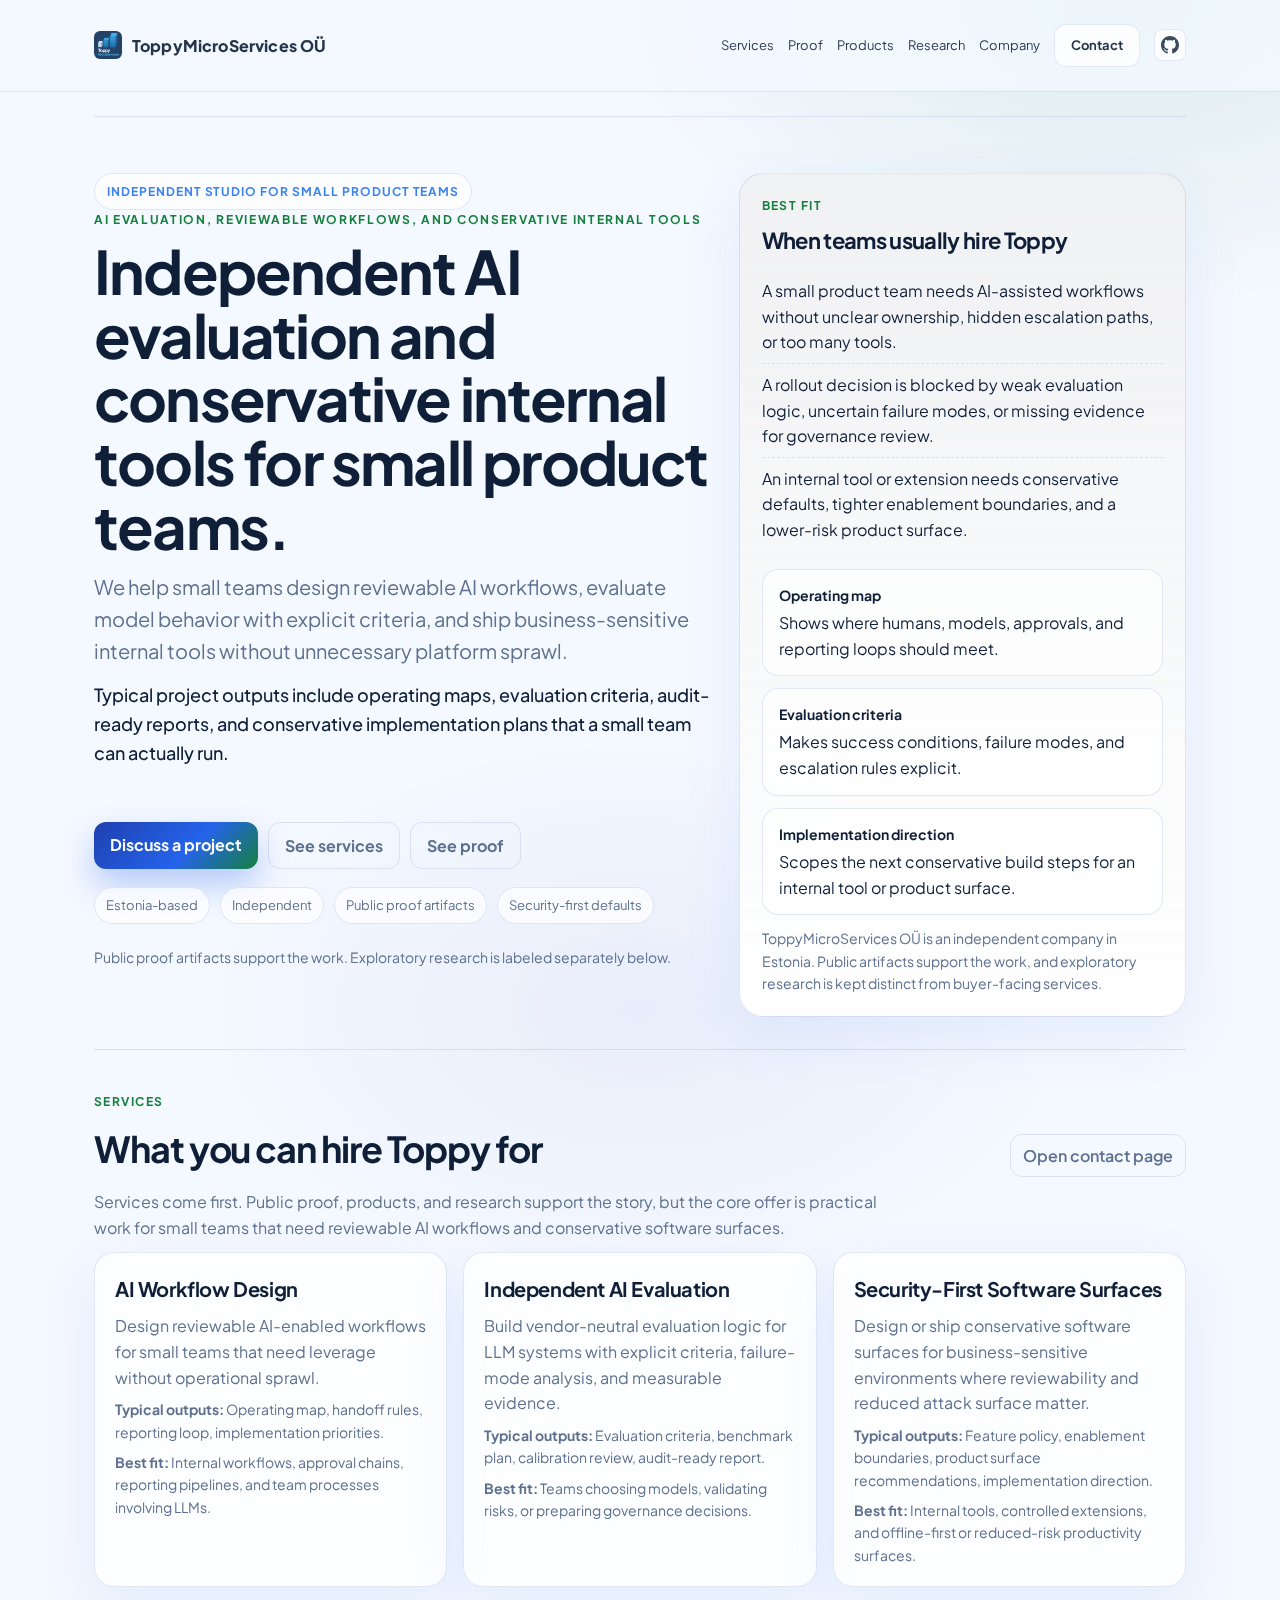
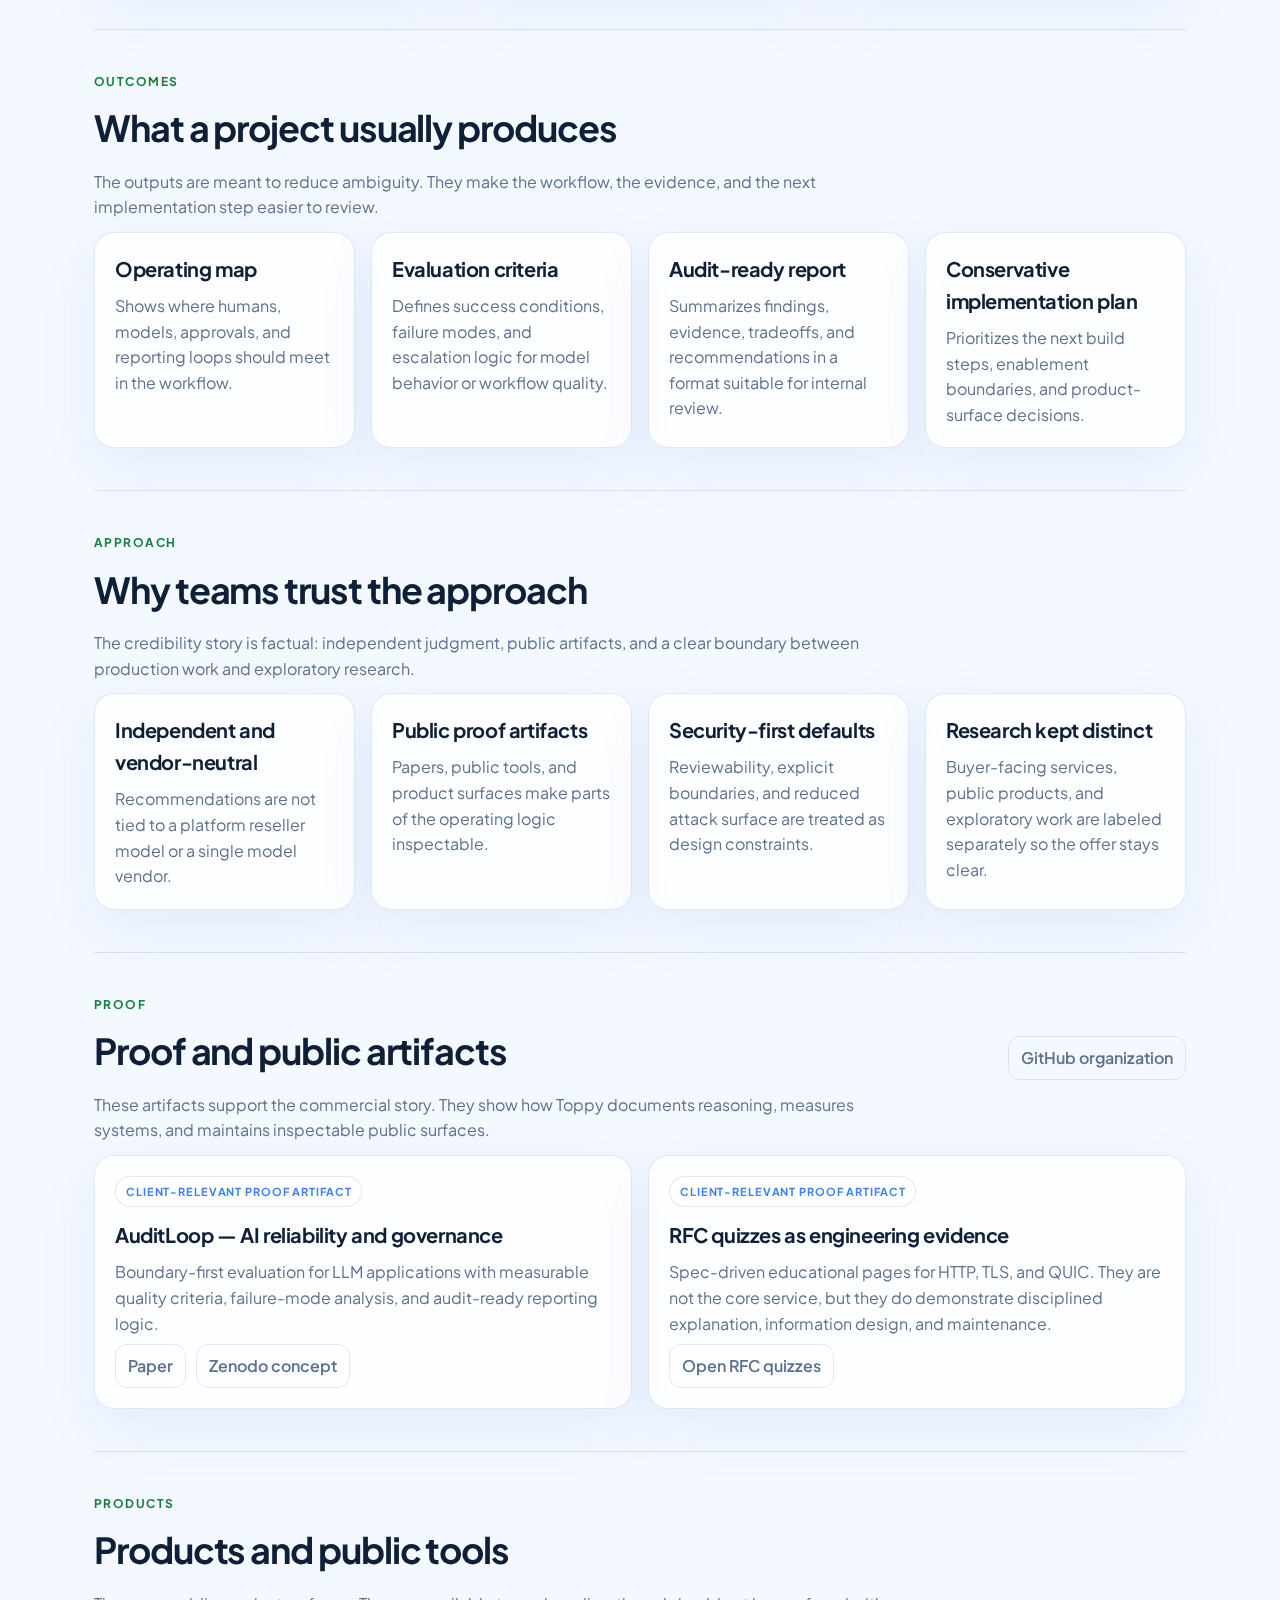
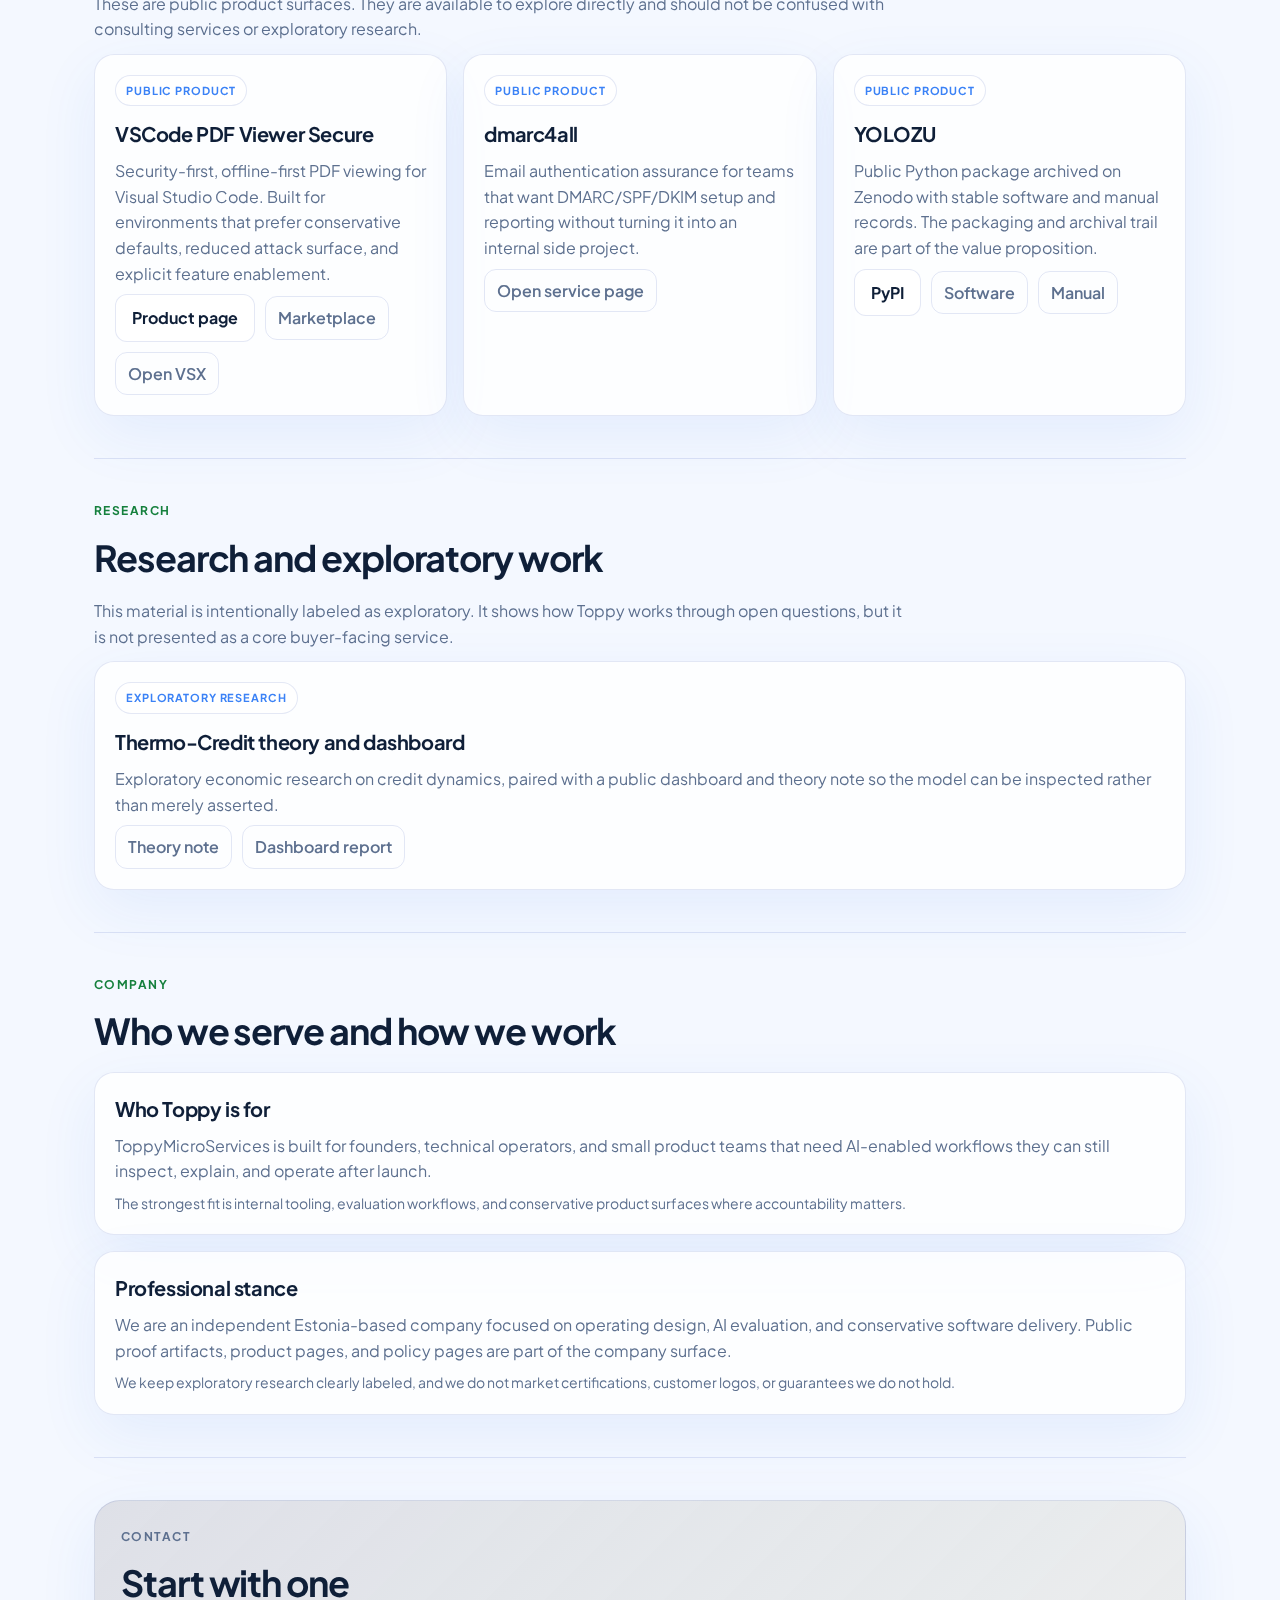
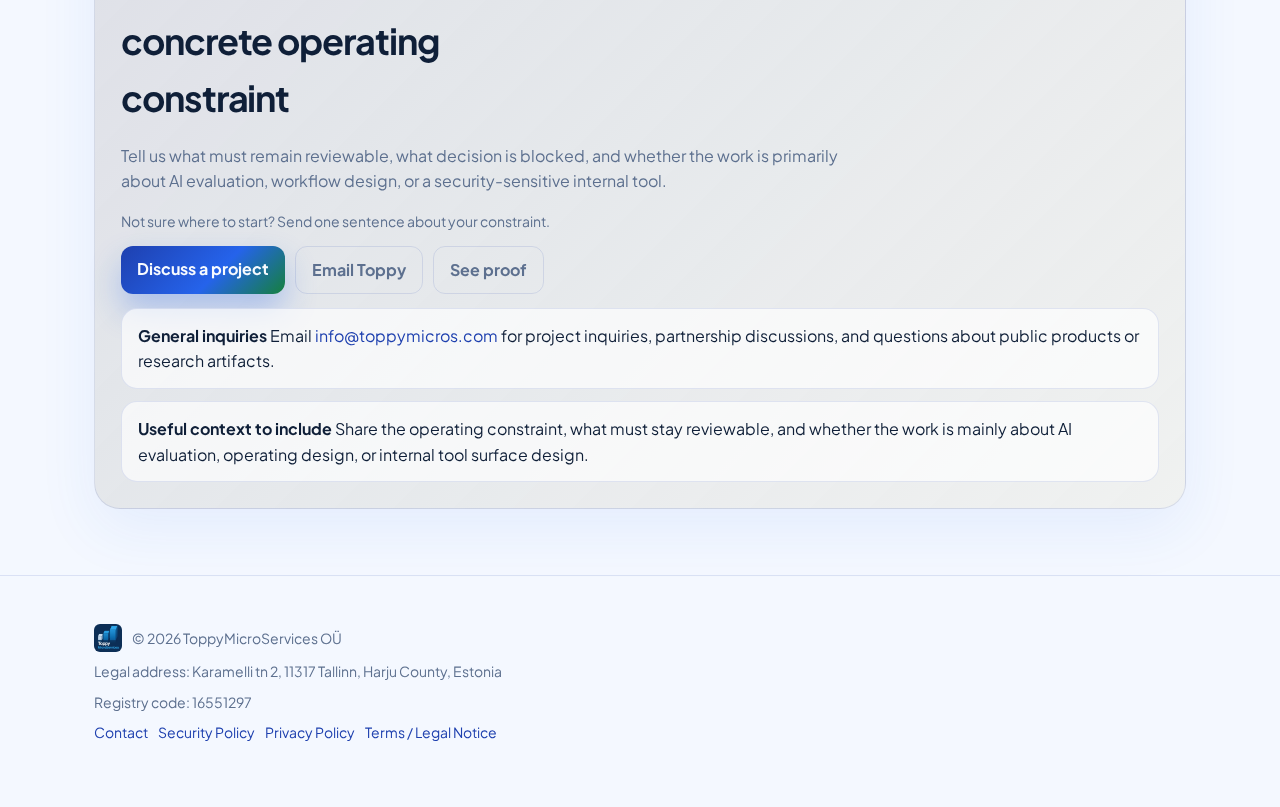
<file: index.html>
<!DOCTYPE html>
<html lang="en">
<head>
  <meta charset="UTF-8" />
  <meta name="viewport" content="width=device-width, initial-scale=1.0" />
  <title>ToppyMicroServices — Independent AI Evaluation and Conservative Internal Tools</title>
  <meta name="description" content="ToppyMicroServices helps small product teams design reviewable AI workflows, evaluate model behavior with explicit criteria, and ship conservative internal tools." />
  <meta name="robots" content="index,follow" />
  <meta name="theme-color" content="#0b1221" />
  <meta name="color-scheme" content="dark light" />
  <link rel="canonical" href="https://www.toppymicros.com/" />

  <link rel="icon" href="/favicon.ico" sizes="any">
  <link rel="icon" type="image/png" href="/favicon-32.png" sizes="32x32">
  <link rel="apple-touch-icon" href="/apple-touch-icon.png" sizes="180x180">

  <meta property="og:type" content="website" />
  <meta property="og:title" content="ToppyMicroServices — Independent AI Evaluation and Conservative Internal Tools" />
  <meta property="og:description" content="Independent AI workflow design, model evaluation, and conservative internal tools for small product teams that need reviewable outputs." />
  <meta property="og:url" content="https://www.toppymicros.com/" />
  <meta property="og:site_name" content="ToppyMicroServices" />
  <meta property="og:image" content="https://www.toppymicros.com/og-brand-clean.png" />
  <meta name="twitter:card" content="summary_large_image" />
  <meta name="twitter:title" content="ToppyMicroServices — Independent AI Evaluation and Conservative Internal Tools" />
  <meta name="twitter:description" content="Independent AI workflow design, model evaluation, and conservative internal tools for small product teams that need reviewable outputs." />
  <meta name="twitter:image" content="https://www.toppymicros.com/og-brand-clean.png" />

  <script type="application/ld+json">
{
  "@context": "https://schema.org",
  "@type": "Organization",
  "name": "ToppyMicroServices OÜ",
  "url": "https://www.toppymicros.com/",
  "email": "info@toppymicros.com",
  "logo": "https://www.toppymicros.com/216722720.png",
  "description": "Independent AI workflow design, model evaluation, and conservative internal tools for small product teams that need reviewable outputs.",
  "address": {
    "@type": "PostalAddress",
    "streetAddress": "Karamelli tn 2",
    "postalCode": "11317",
    "addressLocality": "Tallinn",
    "addressRegion": "Harju County",
    "addressCountry": "EE"
  },
  "sameAs": [
    "https://github.com/ToppyMicroServices"
  ],
  "identifier": {
    "@type": "PropertyValue",
    "name": "Registry code",
    "propertyID": "EE-AR",
    "value": "16551297"
  },
  "hasPart": [
    {
      "@type": "CreativeWork",
      "name": "AuditLoop — Vendor-neutral evaluation & reliability layer",
      "url": "https://www.toppymicros.com/#proof",
      "description": "Reliability and governance layer for LLM applications with evaluation, reporting, and closed-loop optimization."
    },
    {
      "@type": "CreativeWork",
      "name": "Thermo-Credit Monitor (QTC) — Open credit dynamics dashboard",
      "url": "https://www.toppymicros.com/2025_11_Thermo_Credit/report.html",
      "description": "Monthly public report of thermo-credit indicators (S_M, T_L, PLD, X_C)."
    },
    {
      "@type": "SoftwareApplication",
      "name": "YOLOZU — Python package",
      "url": "https://pypi.org/project/yolozu/",
      "description": "YOLOZU release (PyPI) with archival records on Zenodo (software + manual)."
    },
    {
      "@type": "SoftwareApplication",
      "name": "VSCode PDF Viewer Secure",
      "url": "https://www.toppymicros.com/products/vscode-pdfviewer-secure",
      "description": "Security-first, offline-first PDF viewer extension for Visual Studio Code business environments."
    }
  ]
}
  </script>

  <style>
    @import url('https://fonts.googleapis.com/css2?family=JetBrains+Mono:wght@500;700&family=Plus+Jakarta+Sans:wght@400;500;600;700;800&display=swap');

    :root {
      --bg: #07111f;
      --fg: #edf4ff;
      --muted: #a4b3cb;
      --card: #0d1a30;
      --card-2: #10213d;
      --accent: #3b82f6;
      --accent-2: #22c55e;
      --accent-3: #93c5fd;
      --border: rgba(147, 197, 253, 0.18);
      --shadow: 0 18px 50px rgba(3, 9, 20, 0.34);
      --glow-1: rgba(59, 130, 246, 0.24);
      --glow-2: rgba(34, 197, 94, 0.16);
      --glow-3: rgba(147, 197, 253, 0.08);
      --maxw: 1140px;
      --navh: 64px; /* header height for scroll offset */
    }
    @media (prefers-color-scheme: light) {
      :root {
        --bg: #f4f8ff;
        --fg: #0f1f38;
        --muted: #5d708f;
        --card: rgba(255,255,255,0.82);
        --card-2: rgba(255,255,255,0.96);
        --accent: #1e40af;
        --accent-2: #15803d;
        --accent-3: #3b82f6;
        --border: rgba(30, 64, 175, 0.12);
        --shadow: 0 20px 60px rgba(37, 99, 235, 0.08);
        --glow-1: rgba(59,130,246,0.12);
        --glow-2: rgba(21,128,61,0.10);
        --glow-3: rgba(30,64,175,0.06);
      }
    }
    * { box-sizing: border-box; }
    html, body { margin: 0; padding: 0; }
    html { scroll-behavior: smooth; }
    @media (prefers-reduced-motion: reduce) {
      html { scroll-behavior: auto; }
    }
    body {
      font-family: "Plus Jakarta Sans", -apple-system, BlinkMacSystemFont, "Segoe UI", sans-serif;
      background:
        radial-gradient(1000px 640px at 10% -10%, var(--glow-1), transparent 60%),
        radial-gradient(920px 560px at 88% 0%, var(--glow-2), transparent 55%),
        radial-gradient(700px 440px at 50% 18%, var(--glow-3), transparent 62%),
        var(--bg);
      color: var(--fg);
      line-height: 1.6;
      -webkit-font-smoothing: antialiased;
      -moz-osx-font-smoothing: grayscale;
    }
    a { color: var(--accent); text-decoration: none; }
    a:hover { text-decoration: underline; }
    a:focus-visible, .btn:focus-visible, .gh-link:focus-visible { outline: 2px solid var(--accent); outline-offset: 2px; }

    .container { max-width: var(--maxw); margin: 0 auto; padding: 24px; }

    /* Header */
    header { min-height: var(--navh); position: sticky; top: 0; backdrop-filter: saturate(150%) blur(16px); background: color-mix(in hsl, var(--bg) 78%, transparent); border-bottom: 1px solid var(--border); z-index: 20; }
    .nav { display: flex; align-items: center; justify-content: space-between; gap: 16px; }
    .brand { display: inline-flex; align-items: center; gap: 10px; font-weight: 800; letter-spacing: .01em; white-space: nowrap; }
    .brand-logo { height: 28px; width: auto; border-radius: 6px; opacity: .95; }
    .nav a { color: var(--fg); opacity: .9; }
    .nav .links a { white-space: nowrap; flex-shrink: 0; }
    .nav .links { display: flex; gap: 14px; align-items: center; font-size: 13px; }
    @media (max-width: 760px) {
      :root { --navh: 104px; }
      .nav { flex-wrap: wrap; }
      .nav .links { flex-wrap: wrap; width: 100%; gap: 12px; }
    }

    .btn { display: inline-block; padding: 10px 16px; border-radius: 12px; border: 1px solid var(--border); background: color-mix(in hsl, var(--card-2) 82%, transparent); color: var(--fg); font-weight: 700; transition: border-color .18s ease, transform .18s ease, box-shadow .18s ease, background .18s ease; }
    .btn:hover { border-color: var(--accent-3); text-decoration: none; }
    .btn.primary { background: linear-gradient(135deg, var(--accent), #2563eb 58%, var(--accent-2)); color: #f8fbff; border: none; box-shadow: 0 16px 32px rgba(37,99,235,.30); }
    @media (hover:hover) { .btn:hover { transform: translateY(-1px); } }

    .section-head { display:flex; align-items:end; justify-content:space-between; gap:12px; flex-wrap:wrap; margin-bottom:12px; }
    .section-head h2 { margin: 0; }
    .title-actions { display:flex; align-items:center; gap:14px; }
    .btn.sm { padding: 8px 12px; font-weight: 600; }
    .btn.quiet { background: transparent; border: 1px solid var(--border); color: var(--muted); }
    .btn.quiet:hover { color: var(--fg); border-color: var(--accent); text-decoration: none; }

    /* GitHub icon link (header, top-right) */
    .gh-link{
      display:inline-flex; align-items:center; justify-content:center;
      width:32px; height:32px; border-radius:8px;
      border:1px solid var(--border); background: var(--card);
      text-decoration:none;
      transition: border-color .18s ease, transform .18s ease;
    }
    .gh-link:hover{ border-color: var(--accent); }
    .gh-link svg{ width:18px; height:18px; fill: var(--fg); opacity:.9; }

    /* Hero */
    .hero { padding: 56px 0 32px; }
    .eyebrow { margin: 0 0 10px; font-size: 12px; letter-spacing: .14em; text-transform: uppercase; color: var(--accent-2); font-weight: 700; }
    .hero h1 { font-size: clamp(34px, 5vw, 60px); margin: 0 0 14px; line-height: 1.06; letter-spacing: -0.03em; max-width: 15ch; }
    .hero p.lead { font-size: clamp(17px, 2vw, 20px); color: var(--muted); margin: 0 0 14px; max-width: 62ch; }
    .hero .hero-subline { font-size: clamp(15px, 2vw, 18px); color: var(--fg); margin: 0 0 22px; font-weight: 500; max-width: 58ch; }
    .hero-actions { display: flex; gap: 10px; flex-wrap: wrap; margin-top: 14px; }
    .hero-grid { display: grid; gap: 22px; align-items: stretch; }
    .hero-copy { display: flex; flex-direction: column; gap: 18px; }
    .eyebrow-pill {
      display: inline-flex;
      align-items: center;
      gap: 8px;
      width: fit-content;
      padding: 8px 12px;
      border-radius: 999px;
      border: 1px solid var(--border);
      background: color-mix(in hsl, var(--card) 86%, transparent);
      color: var(--accent-3);
      font-size: 12px;
      font-weight: 700;
      letter-spacing: .08em;
      text-transform: uppercase;
    }
    .hero-panel {
      padding: 22px;
      border-radius: 24px;
      border: 1px solid var(--border);
      background:
        linear-gradient(180deg, color-mix(in hsl, var(--accent) 8%, var(--card) 92%), color-mix(in hsl, var(--card-2) 92%, var(--bg) 8%));
      box-shadow: var(--shadow);
    }
    .hero-panel h2 { margin: 0 0 12px; font-size: 22px; }
    .hero-panel .clean li { padding: 8px 0; }
    .panel-note { margin: 12px 0 0; color: var(--muted); font-size: 14px; }
    .panel-list {
      display: grid;
      gap: 12px;
      margin-top: 18px;
    }
    .panel-item {
      padding: 14px 16px;
      border-radius: 16px;
      border: 1px solid var(--border);
      background: color-mix(in hsl, var(--card) 80%, transparent);
    }
    .panel-item strong {
      display: block;
      margin-bottom: 4px;
      font-size: 14px;
    }
    .badge-row { display: flex; gap: 10px; flex-wrap: wrap; }
    .badge { border: 1px solid var(--border); background: color-mix(in hsl, var(--card) 82%, transparent); padding: 7px 11px; border-radius: 999px; font-size: 13px; color: var(--muted); }
    .hero-note { margin: 4px 0 0; color: var(--muted); font-size: 14px; max-width: 62ch; }

    /* Ensure in-page anchor targets appear below sticky header */
    .hero, section { scroll-margin-top: calc(var(--navh) + 12px); }

    /* Sections */
    section { padding: 42px 0; border-top: 1px solid var(--border); }
    h2 { font-size: clamp(26px, 3vw, 36px); margin: 0 0 12px; letter-spacing: -0.03em; }
    .grid { display: grid; grid-template-columns: repeat(12, 1fr); gap: 16px; }
    .auto-grid { display: grid; gap: 16px; grid-template-columns: repeat(auto-fit, minmax(220px, 1fr)); }
    .auto-grid .card { grid-column: auto; }
    .card { grid-column: span 12; padding: 20px; border: 1px solid var(--border); background: color-mix(in hsl, var(--card-2) 82%, transparent); border-radius: 20px; box-shadow: var(--shadow); }
    .card h3 { margin: 0 0 8px; font-size: 20px; letter-spacing: -0.02em; }
    .card p { margin: 0; color: var(--muted); }
    .card p + p { margin-top: 8px; }
    .artifact-label {
      display: inline-flex;
      align-items: center;
      margin-bottom: 12px;
      padding: 6px 10px;
      border-radius: 999px;
      border: 1px solid var(--border);
      background: color-mix(in hsl, var(--card) 82%, transparent);
      color: var(--accent-3);
      font-size: 11px;
      font-weight: 700;
      letter-spacing: .08em;
      text-transform: uppercase;
    }
    @media (min-width: 700px) { .card { grid-column: span 4; } }
    @media (hover:hover) {
      .card { transition: transform .18s ease, box-shadow .18s ease, border-color .18s ease; }
      .card:hover { transform: translateY(-2px); border-color: var(--accent); box-shadow: 0 12px 36px rgba(0,0,0,.18); }
    }

    ul.clean { list-style: none; padding-left: 0; margin: 0; }
    ul.clean li { padding: 10px 0; border-bottom: 1px dashed var(--border); }
    ul.clean li:last-child { border-bottom: none; }

    code {
      font-family: ui-monospace, SFMono-Regular, Menlo, Monaco, Consolas, "Liberation Mono", "Courier New", monospace;
      font-size: 0.95em;
      padding: 0.12em 0.35em;
      border-radius: 8px;
      border: 1px solid var(--border);
      background: color-mix(in hsl, var(--card) 80%, var(--bg) 20%);
      white-space: nowrap;
    }

    .muted { color: var(--muted); }
    .link-row { display: flex; gap: 10px; flex-wrap: wrap; align-items: center; }
    .mt-6 { margin-top: 6px; }
    .mt-8 { margin-top: 8px; }
    .mt-10 { margin-top: 10px; }

    .section-lead { margin: 0 0 12px; color: var(--muted); max-width: 68ch; }
    .section-kicker { margin: 0 0 8px; font-size: 12px; letter-spacing: .12em; text-transform: uppercase; color: var(--accent-2); font-weight: 700; }
    .note { margin-top: 10px; color: var(--muted); font-size: 14px; }
    .kicker { margin: 0 0 6px; font-size: 18px; }
    .tight { margin: 0; }
    .subsection { padding-top: 12px; border-top: none; }
    .company-grid { display: grid; gap: 16px; }
    .cta-band {
      padding: 26px;
      border-radius: 26px;
      border: 1px solid var(--border);
      background: linear-gradient(135deg, color-mix(in hsl, var(--accent) 18%, var(--card) 82%), color-mix(in hsl, var(--accent-2) 8%, var(--card-2) 92%));
      box-shadow: var(--shadow);
    }
    .cta-band h2 { max-width: 14ch; }
    .cta-band p { max-width: 62ch; color: var(--muted); }
    .signal-list {
      display: grid;
      gap: 12px;
      margin-top: 14px;
    }
    .signal {
      padding: 14px 16px;
      border-radius: 16px;
      border: 1px solid var(--border);
      background: color-mix(in hsl, var(--card) 80%, transparent);
    }
    /* Footer */
    footer { border-top: 1px solid var(--border); color: var(--muted); font-size: 14px; padding: 24px 0 40px; }

    /* Visually hidden, but accessible for screen readers; becomes visible when focused */
    .sr-only{
      position:absolute;
      width:1px;
      height:1px;
      padding:0;
      margin:-1px;
      overflow:hidden;
      clip:rect(0,0,0,0);
      white-space:nowrap;
      border:0;
    }
    .sr-only:focus{
      position:static;
      width:auto;
      height:auto;
      margin:0;
      clip:auto;
      padding:8px 12px;
      border-radius:8px;
      background: var(--accent);
      color:#0b1221; /* high contrast on accent background */
      display:inline-block;
      text-decoration:none;
      font-weight:600;
    }
    /* Footer logo */
    .footer-row { display:flex; align-items:center; gap:10px; }
    .footer-logo { height:28px; width:auto; border-radius:6px; opacity:.95; }
    @media (min-width: 860px) {
      .hero-grid { grid-template-columns: minmax(0, 1.28fr) minmax(340px, 0.92fr); }
      .company-grid { grid-template-columns: repeat(2, minmax(0, 1fr)); }
    }
  </style>
  <script defer data-domain="toppymicros.com" data-auto="false" src="https://plausible.io/js/script.tag"></script>
  <script defer src="/assets/global.js"></script>
</head>
<body>
  <a href="#main" class="sr-only">Skip to content</a>

  <header>
    <nav class="container nav" aria-label="Main">
      <a href="/" class="brand" aria-label="Home">
        <img src="216722720.png" alt="ToppyMicroServices logo" class="brand-logo" width="28" height="28" decoding="async" fetchpriority="high">
        <span>ToppyMicroServices OÜ</span>
      </a>
      <div class="links">
        <a href="#services">Services</a>
        <a href="#proof">Proof</a>
        <a href="#products">Products</a>
        <a href="#research">Research</a>
        <a href="#about">Company</a>
        <a href="#contact" class="btn">Contact</a>
        <a class="gh-link" href="https://github.com/ToppyMicroServices" aria-label="GitHub — ToppyMicroServices (opens in new tab)" title="GitHub — ToppyMicroServices" target="_blank" rel="noopener noreferrer">
          <svg viewBox="0 0 16 16" aria-hidden="true" focusable="false">
            <path d="M8 0C3.58 0 0 3.58 0 8c0 3.54 2.29 6.53 5.47 7.59.4.07.55-.17.55-.38 0-.19-.01-.82-.01-1.49-2.01.37-2.53-.49-2.69-.94-.09-.23-.48-.94-.82-1.13-.28-.15-.68-.52-.01-.53.63-.01 1.08.58 1.23.82.72 1.21 1.87.87 2.33.66.07-.52.28-.87.51-1.07-1.78-.2-3.64-.89-3.64-3.95 0-.87.31-1.59.82-2.15-.08-.2-.36-1.02.08-2.12 0 0 .67-.22 2.2.82.64-.18 1.32-.27 2-.27.68 0 1.36.09 2 .27 1.53-1.04 2.2-.82 2.2-.82.44 1.1.16 1.92.08 2.12.51.56.82 1.27.82 2.15 0 3.07-1.87 3.75-3.65 3.95.29.25.54.73.54 1.48 0 1.07-.01 1.93-.01 2.2 0 .21.15.46.55.38C13.71 14.53 16 11.54 16 8c0-4.42-3.58-8-8-8z"/>
          </svg>
        </a>
      </div>
    </nav>
  </header>

  <main id="main" class="container">
    <section class="hero" aria-label="Hero">
      <div class="hero-grid">
        <div class="hero-copy">
          <div>
            <div class="eyebrow-pill">Independent studio for small product teams</div>
            <p class="eyebrow">AI evaluation, reviewable workflows, and conservative internal tools</p>
            <h1>Independent AI evaluation and conservative internal tools for small product teams.</h1>
            <p class="lead">We help small teams design reviewable AI workflows, evaluate model behavior with explicit criteria, and ship business-sensitive internal tools without unnecessary platform sprawl.</p>
            <p class="hero-subline">Typical project outputs include operating maps, evaluation criteria, audit-ready reports, and conservative implementation plans that a small team can actually run.</p>
          </div>
          <div class="hero-actions" aria-label="Primary actions">
            <a class="btn primary" href="contact.html">Discuss a project</a>
            <a class="btn quiet" href="#services">See services</a>
            <a class="btn quiet" href="#proof">See proof</a>
          </div>
          <div class="badge-row" aria-label="Trust strip">
            <span class="badge">Estonia-based</span>
            <span class="badge">Independent</span>
            <span class="badge">Public proof artifacts</span>
            <span class="badge">Security-first defaults</span>
          </div>
          <p class="hero-note">Public proof artifacts support the work. Exploratory research is labeled separately below.</p>
        </div>
        <aside class="hero-panel" aria-label="Best fit">
          <p class="section-kicker">Best fit</p>
          <h2>When teams usually hire Toppy</h2>
          <ul class="clean">
            <li>A small product team needs AI-assisted workflows without unclear ownership, hidden escalation paths, or too many tools.</li>
            <li>A rollout decision is blocked by weak evaluation logic, uncertain failure modes, or missing evidence for governance review.</li>
            <li>An internal tool or extension needs conservative defaults, tighter enablement boundaries, and a lower-risk product surface.</li>
          </ul>
          <div class="panel-list" aria-label="Typical deliverables">
            <div class="panel-item">
              <strong>Operating map</strong>
              <span>Shows where humans, models, approvals, and reporting loops should meet.</span>
            </div>
            <div class="panel-item">
              <strong>Evaluation criteria</strong>
              <span>Makes success conditions, failure modes, and escalation rules explicit.</span>
            </div>
            <div class="panel-item">
              <strong>Implementation direction</strong>
              <span>Scopes the next conservative build steps for an internal tool or product surface.</span>
            </div>
          </div>
          <p class="panel-note">ToppyMicroServices OÜ is an independent company in Estonia. Public artifacts support the work, and exploratory research is kept distinct from buyer-facing services.</p>
        </aside>
      </div>
    </section>

    <section id="services" aria-label="Services">
      <div class="section-head">
        <div>
          <p class="section-kicker">Services</p>
          <h2>What you can hire Toppy for</h2>
        </div>
        <a class="btn quiet sm" href="contact.html">Open contact page</a>
      </div>
      <p class="section-lead">Services come first. Public proof, products, and research support the story, but the core offer is practical work for small teams that need reviewable AI workflows and conservative software surfaces.</p>
      <div class="auto-grid">
        <div class="card">
          <h3>AI Workflow Design</h3>
          <p>Design reviewable AI-enabled workflows for small teams that need leverage without operational sprawl.</p>
          <p class="note"><strong>Typical outputs:</strong> Operating map, handoff rules, reporting loop, implementation priorities.</p>
          <p class="note"><strong>Best fit:</strong> Internal workflows, approval chains, reporting pipelines, and team processes involving LLMs.</p>
        </div>
        <div class="card">
          <h3>Independent AI Evaluation</h3>
          <p>Build vendor-neutral evaluation logic for LLM systems with explicit criteria, failure-mode analysis, and measurable evidence.</p>
          <p class="note"><strong>Typical outputs:</strong> Evaluation criteria, benchmark plan, calibration review, audit-ready report.</p>
          <p class="note"><strong>Best fit:</strong> Teams choosing models, validating risks, or preparing governance decisions.</p>
        </div>
        <div class="card">
          <h3>Security-First Software Surfaces</h3>
          <p>Design or ship conservative software surfaces for business-sensitive environments where reviewability and reduced attack surface matter.</p>
          <p class="note"><strong>Typical outputs:</strong> Feature policy, enablement boundaries, product surface recommendations, implementation direction.</p>
          <p class="note"><strong>Best fit:</strong> Internal tools, controlled extensions, and offline-first or reduced-risk productivity surfaces.</p>
        </div>
      </div>
    </section>

    <section aria-label="Engagement outcomes">
      <div class="section-head">
        <div>
          <p class="section-kicker">Outcomes</p>
          <h2>What a project usually produces</h2>
        </div>
      </div>
      <p class="section-lead">The outputs are meant to reduce ambiguity. They make the workflow, the evidence, and the next implementation step easier to review.</p>
      <div class="auto-grid">
        <div class="card">
          <h3>Operating map</h3>
          <p>Shows where humans, models, approvals, and reporting loops should meet in the workflow.</p>
        </div>
        <div class="card">
          <h3>Evaluation criteria</h3>
          <p>Defines success conditions, failure modes, and escalation logic for model behavior or workflow quality.</p>
        </div>
        <div class="card">
          <h3>Audit-ready report</h3>
          <p>Summarizes findings, evidence, tradeoffs, and recommendations in a format suitable for internal review.</p>
        </div>
        <div class="card">
          <h3>Conservative implementation plan</h3>
          <p>Prioritizes the next build steps, enablement boundaries, and product-surface decisions.</p>
        </div>
      </div>
    </section>

    <section aria-label="Credibility">
      <div class="section-head">
        <div>
          <p class="section-kicker">Approach</p>
          <h2>Why teams trust the approach</h2>
        </div>
      </div>
      <p class="section-lead">The credibility story is factual: independent judgment, public artifacts, and a clear boundary between production work and exploratory research.</p>
      <div class="auto-grid">
        <div class="card">
          <h3>Independent and vendor-neutral</h3>
          <p>Recommendations are not tied to a platform reseller model or a single model vendor.</p>
        </div>
        <div class="card">
          <h3>Public proof artifacts</h3>
          <p>Papers, public tools, and product surfaces make parts of the operating logic inspectable.</p>
        </div>
        <div class="card">
          <h3>Security-first defaults</h3>
          <p>Reviewability, explicit boundaries, and reduced attack surface are treated as design constraints.</p>
        </div>
        <div class="card">
          <h3>Research kept distinct</h3>
          <p>Buyer-facing services, public products, and exploratory work are labeled separately so the offer stays clear.</p>
        </div>
      </div>
    </section>

    <section id="proof" aria-label="Proof and public artifacts">
      <div class="section-head">
        <div>
          <p class="section-kicker">Proof</p>
          <h2>Proof and public artifacts</h2>
        </div>
        <a class="btn quiet sm" href="https://github.com/ToppyMicroServices" target="_blank" rel="noopener noreferrer">GitHub organization</a>
      </div>
      <p class="section-lead">These artifacts support the commercial story. They show how Toppy documents reasoning, measures systems, and maintains inspectable public surfaces.</p>
      <div class="auto-grid">
        <div class="card">
          <span class="artifact-label">Client-relevant proof artifact</span>
          <h3>AuditLoop — AI reliability and governance</h3>
          <p>Boundary-first evaluation for LLM applications with measurable quality criteria, failure-mode analysis, and audit-ready reporting logic.</p>
          <div class="link-row mt-8">
            <a class="btn quiet sm" href="https://arxiv.org/abs/2510.14925" target="_blank" rel="noopener noreferrer">Paper</a>
            <a class="btn quiet sm" href="https://doi.org/10.5281/zenodo.17358362" target="_blank" rel="noopener noreferrer">Zenodo concept</a>
          </div>
        </div>
        <div class="card">
          <span class="artifact-label">Client-relevant proof artifact</span>
          <h3>RFC quizzes as engineering evidence</h3>
          <p>Spec-driven educational pages for HTTP, TLS, and QUIC. They are not the core service, but they do demonstrate disciplined explanation, information design, and maintenance.</p>
          <p><a class="btn quiet sm" href="education/rfc_quizzes.html">Open RFC quizzes</a></p>
        </div>
      </div>
    </section>

    <section id="products" aria-label="Products and public tools">
      <p class="section-kicker">Products</p>
      <h2>Products and public tools</h2>
      <p class="section-lead">These are public product surfaces. They are available to explore directly and should not be confused with consulting services or exploratory research.</p>
      <div class="auto-grid">
        <div class="card">
          <span class="artifact-label">Public product</span>
          <h3>VSCode PDF Viewer Secure</h3>
          <p>Security-first, offline-first PDF viewing for Visual Studio Code. Built for environments that prefer conservative defaults, reduced attack surface, and explicit feature enablement.</p>
          <div class="link-row mt-8">
            <a class="btn" href="products/vscode-pdfviewer-secure">Product page</a>
            <a class="btn quiet sm" href="https://marketplace.visualstudio.com/items?itemName=ToppyMicroServices.vscode-pdfviewer-secure" target="_blank" rel="noopener noreferrer">Marketplace</a>
            <a class="btn quiet sm" href="https://open-vsx.org/extension/ToppyMicroServices/vscode-pdfviewer-secure" target="_blank" rel="noopener noreferrer">Open VSX</a>
          </div>
        </div>
        <div class="card">
          <span class="artifact-label">Public product</span>
          <h3>dmarc4all</h3>
          <p>Email authentication assurance for teams that want DMARC/SPF/DKIM setup and reporting without turning it into an internal side project.</p>
          <p><a class="btn quiet sm" href="https://dmarc4all.toppymicros.com" target="_blank" rel="noopener noreferrer">Open service page</a></p>
        </div>
        <div class="card">
          <span class="artifact-label">Public product</span>
          <h3>YOLOZU</h3>
          <p>Public Python package archived on Zenodo with stable software and manual records. The packaging and archival trail are part of the value proposition.</p>
          <div class="link-row mt-8">
            <a class="btn" href="https://pypi.org/project/yolozu/" target="_blank" rel="noopener noreferrer">PyPI</a>
            <a class="btn quiet sm" href="https://doi.org/10.5281/zenodo.18744756" target="_blank" rel="noopener noreferrer">Software</a>
            <a class="btn quiet sm" href="https://doi.org/10.5281/zenodo.18744926" target="_blank" rel="noopener noreferrer">Manual</a>
          </div>
        </div>
      </div>
    </section>

    <section id="research" aria-label="Research and exploratory work">
      <div class="section-head">
        <div>
          <p class="section-kicker">Research</p>
          <h2>Research and exploratory work</h2>
        </div>
      </div>
      <p class="section-lead">This material is intentionally labeled as exploratory. It shows how Toppy works through open questions, but it is not presented as a core buyer-facing service.</p>
      <div class="auto-grid">
        <div class="card">
          <span class="artifact-label">Exploratory research</span>
          <h3>Thermo-Credit theory and dashboard</h3>
          <p>Exploratory economic research on credit dynamics, paired with a public dashboard and theory note so the model can be inspected rather than merely asserted.</p>
          <div class="link-row mt-8">
            <a class="btn quiet sm" href="theory.html">Theory note</a>
            <a class="btn quiet sm" href="https://www.toppymicros.com/2025_11_Thermo_Credit/report.html" target="_blank" rel="noopener noreferrer">Dashboard report</a>
          </div>
        </div>
      </div>
    </section>

    <section id="about" aria-label="Company">
      <div class="section-head">
        <div>
          <p class="section-kicker">Company</p>
          <h2>Who we serve and how we work</h2>
        </div>
      </div>
      <div class="company-grid">
        <div class="card">
          <h3>Who Toppy is for</h3>
          <p>ToppyMicroServices is built for founders, technical operators, and small product teams that need AI-enabled workflows they can still inspect, explain, and operate after launch.</p>
          <p class="note">The strongest fit is internal tooling, evaluation workflows, and conservative product surfaces where accountability matters.</p>
        </div>
        <div class="card">
          <h3>Professional stance</h3>
          <p>We are an independent Estonia-based company focused on operating design, AI evaluation, and conservative software delivery. Public proof artifacts, product pages, and policy pages are part of the company surface.</p>
          <p class="note">We keep exploratory research clearly labeled, and we do not market certifications, customer logos, or guarantees we do not hold.</p>
        </div>
      </div>
    </section>

    <section id="contact" aria-label="Contact">
      <div class="cta-band">
        <p class="section-kicker">Contact</p>
        <h2>Start with one concrete operating constraint</h2>
        <p>Tell us what must remain reviewable, what decision is blocked, and whether the work is primarily about AI evaluation, workflow design, or a security-sensitive internal tool.</p>
        <p class="note">Not sure where to start? Send one sentence about your constraint.</p>
        <div class="hero-actions" aria-label="Contact actions">
          <a class="btn primary" href="contact.html">Discuss a project</a>
          <a class="btn quiet" href="mailto:info@toppymicros.com">Email Toppy</a>
          <a class="btn quiet" href="#proof">See proof</a>
        </div>
        <div class="signal-list" aria-label="Contact guidance">
          <div class="signal">
            <strong>General inquiries</strong>
            <span>Email <a href="mailto:info@toppymicros.com">info@toppymicros.com</a> for project inquiries, partnership discussions, and questions about public products or research artifacts.</span>
          </div>
          <div class="signal">
            <strong>Useful context to include</strong>
            <span>Share the operating constraint, what must stay reviewable, and whether the work is mainly about AI evaluation, operating design, or internal tool surface design.</span>
          </div>
        </div>
      </div>
    </section>

  </main>

  <footer>
    <div class="container">
      <div class="footer-row">
        <img src="216722720.png" alt="ToppyMicroServices logo" class="footer-logo" width="28" height="28" loading="lazy" decoding="async">
        <div>© 2026 ToppyMicroServices OÜ</div>
      </div>
      <div class="mt-8">Legal address: Karamelli tn 2, 11317 Tallinn, Harju County, Estonia</div>
      <div class="mt-8">Registry code: 16551297</div>
      <div class="mt-8 link-row" aria-label="Legal links">
        <a href="contact.html">Contact</a>
        <a href="security-policy.html">Security Policy</a>
        <a href="privacy-policy.html">Privacy Policy</a>
        <a href="terms-legal-notice.html">Terms / Legal Notice</a>
      </div>
    </div>
  </footer>
</body>
</html>
</file>
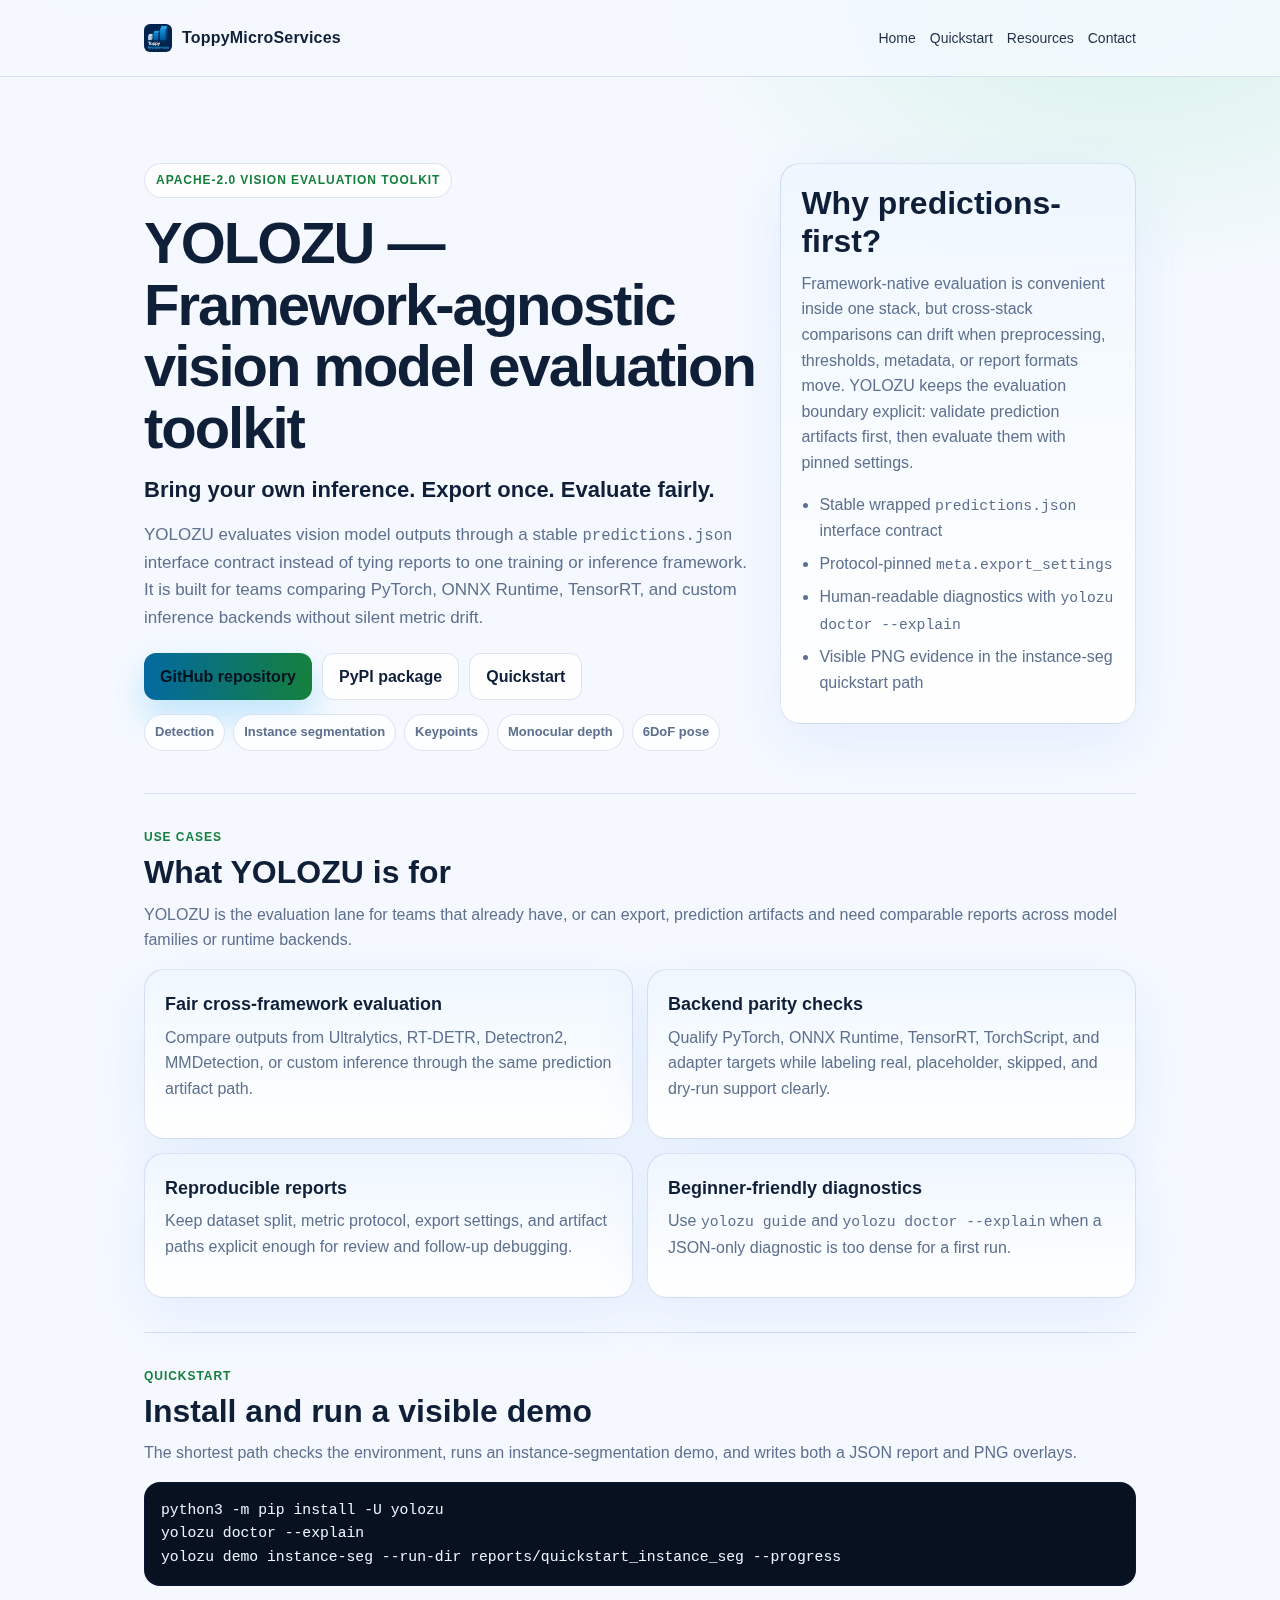
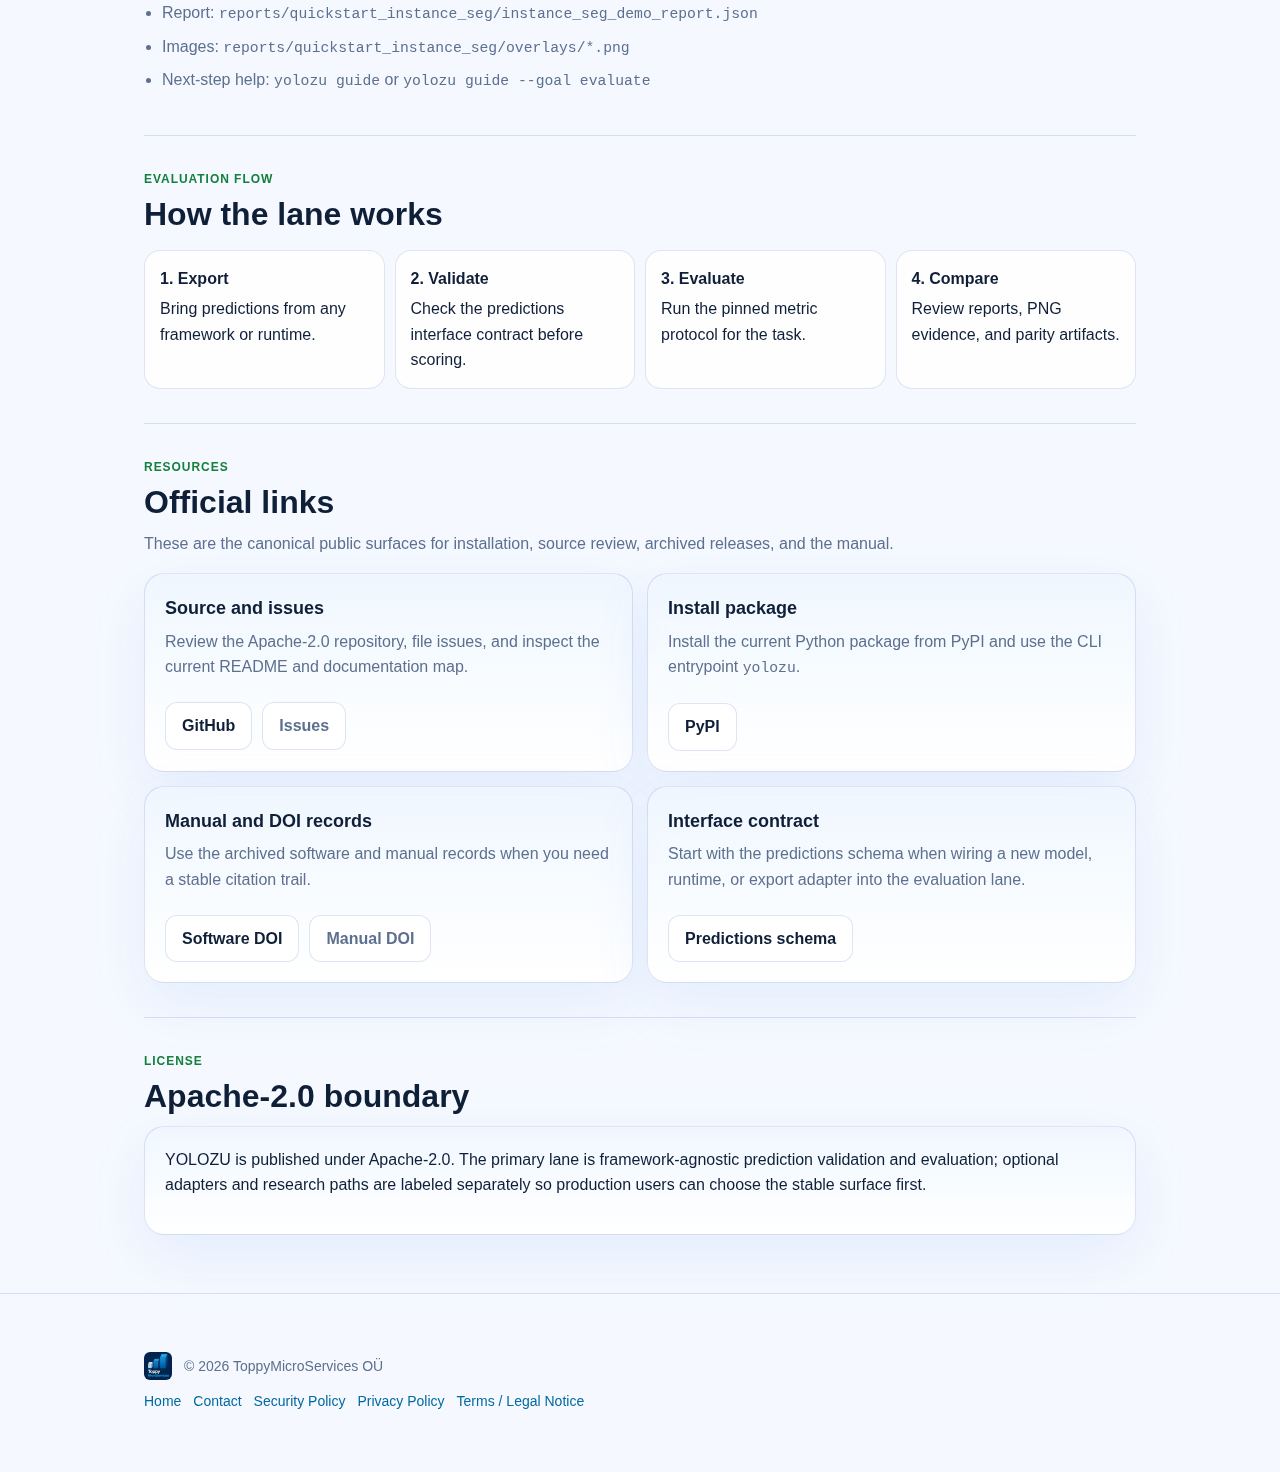
<file: yolozu/index.html>
<!DOCTYPE html>
<html lang="en">
<head>
  <meta charset="UTF-8" />
  <meta name="viewport" content="width=device-width, initial-scale=1.0" />
  <title>YOLOZU — Framework-agnostic Vision Model Evaluation Toolkit</title>
  <meta name="description" content="YOLOZU is an Apache-2.0 toolkit for framework-agnostic vision model evaluation using stable predictions.json interface contracts across PyTorch, ONNX Runtime, TensorRT, and custom inference backends." />
  <meta name="robots" content="index,follow" />
  <meta name="theme-color" content="#07111f" />
  <meta name="color-scheme" content="dark light" />
  <link rel="canonical" href="https://www.toppymicros.com/yolozu/" />

  <link rel="icon" href="/favicon.ico" sizes="any" />
  <link rel="icon" type="image/png" href="/favicon-32.png" sizes="32x32" />
  <link rel="apple-touch-icon" href="/apple-touch-icon.png" sizes="180x180" />

  <meta property="og:type" content="website" />
  <meta property="og:title" content="YOLOZU — Framework-agnostic Vision Model Evaluation Toolkit" />
  <meta property="og:description" content="Predictions-first evaluation for detection, segmentation, keypoints, monocular depth, and 6DoF pose across PyTorch, ONNX Runtime, TensorRT, and custom inference backends." />
  <meta property="og:url" content="https://www.toppymicros.com/yolozu/" />
  <meta property="og:site_name" content="ToppyMicroServices" />
  <meta property="og:image" content="https://www.toppymicros.com/og-brand-clean.png" />
  <meta name="twitter:card" content="summary_large_image" />
  <meta name="twitter:title" content="YOLOZU — Framework-agnostic Vision Model Evaluation Toolkit" />
  <meta name="twitter:description" content="Apache-2.0 predictions-first vision model evaluation for teams that need fair cross-framework reports." />
  <meta name="twitter:image" content="https://www.toppymicros.com/og-brand-clean.png" />

  <script type="application/ld+json">
{
  "@context": "https://schema.org",
  "@graph": [
    {
      "@type": "Organization",
      "@id": "https://www.toppymicros.com/#organization",
      "name": "ToppyMicroServices OÜ",
      "url": "https://www.toppymicros.com/",
      "email": "info@toppymicros.com",
      "logo": "https://www.toppymicros.com/216722720.png",
      "sameAs": [
        "https://github.com/ToppyMicroServices"
      ]
    },
    {
      "@type": "SoftwareApplication",
      "@id": "https://www.toppymicros.com/yolozu/#software",
      "name": "YOLOZU",
      "applicationCategory": "DeveloperApplication",
      "operatingSystem": "Windows, macOS, Linux",
      "softwareVersion": "4.4.0",
      "license": "https://www.apache.org/licenses/LICENSE-2.0",
      "description": "YOLOZU is a framework-agnostic vision model evaluation toolkit centered on stable predictions.json interface contracts.",
      "url": "https://www.toppymicros.com/yolozu/",
      "publisher": {
        "@id": "https://www.toppymicros.com/#organization"
      },
      "codeRepository": "https://github.com/ToppyMicroServices/YOLOZU",
      "sameAs": [
        "https://pypi.org/project/yolozu/",
        "https://doi.org/10.5281/zenodo.18744756",
        "https://doi.org/10.5281/zenodo.18744926"
      ],
      "keywords": "vision model evaluation, object detection, instance segmentation, keypoints, monocular depth, 6DoF pose, ONNX Runtime, TensorRT"
    }
  ]
}
  </script>

  <style>
    :root {
      --bg: #07111f;
      --fg: #edf4ff;
      --muted: #a4b3cb;
      --card: #0d1a30;
      --card-soft: #10213d;
      --accent: #38bdf8;
      --accent-2: #22c55e;
      --border: rgba(147, 197, 253, 0.18);
      --shadow: 0 18px 50px rgba(3, 9, 20, 0.34);
      --maxw: 1040px;
      --navh: 64px;
    }
    @media (prefers-color-scheme: light) {
      :root {
        --bg: #f5f9ff;
        --fg: #0f1f38;
        --muted: #5d708f;
        --card: #ffffff;
        --card-soft: #eef6ff;
        --accent: #0369a1;
        --accent-2: #15803d;
        --border: rgba(30, 64, 175, 0.14);
        --shadow: 0 20px 60px rgba(37, 99, 235, 0.08);
      }
    }
    * { box-sizing: border-box; }
    html, body { margin: 0; padding: 0; }
    html { scroll-behavior: smooth; }
    body {
      font-family: "Plus Jakarta Sans", -apple-system, BlinkMacSystemFont, "Segoe UI", sans-serif;
      line-height: 1.6;
      color: var(--fg);
      background:
        radial-gradient(960px 560px at 10% -10%, rgba(56, 189, 248, 0.18), transparent 58%),
        radial-gradient(840px 520px at 88% 0%, rgba(34, 197, 94, 0.14), transparent 54%),
        var(--bg);
      -webkit-font-smoothing: antialiased;
      -moz-osx-font-smoothing: grayscale;
    }
    a { color: var(--accent); text-decoration: none; }
    a:hover { text-decoration: underline; }
    a:focus-visible, .btn:focus-visible {
      outline: 2px solid var(--accent);
      outline-offset: 2px;
    }
    code {
      font-family: "JetBrains Mono", ui-monospace, SFMono-Regular, Menlo, monospace;
      font-size: 0.92em;
    }
    pre {
      overflow: auto;
      padding: 16px;
      border-radius: 16px;
      border: 1px solid var(--border);
      background: #07111f;
      color: #edf4ff;
    }
    .container { max-width: var(--maxw); margin: 0 auto; padding: 24px; }
    .sr-only {
      position: absolute;
      width: 1px;
      height: 1px;
      padding: 0;
      margin: -1px;
      overflow: hidden;
      clip: rect(0, 0, 0, 0);
      white-space: nowrap;
      border: 0;
    }
    .sr-only:focus {
      position: static;
      width: auto;
      height: auto;
      margin: 0;
      clip: auto;
      padding: 8px 12px;
      border-radius: 8px;
      background: var(--accent);
      color: #06111f;
      display: inline-block;
      font-weight: 700;
    }
    header {
      position: sticky;
      top: 0;
      z-index: 20;
      min-height: var(--navh);
      border-bottom: 1px solid var(--border);
      backdrop-filter: saturate(150%) blur(12px);
      background: color-mix(in hsl, var(--bg) 86%, transparent);
    }
    .nav {
      display: flex;
      align-items: center;
      justify-content: space-between;
      gap: 16px;
    }
    .brand {
      display: inline-flex;
      align-items: center;
      gap: 10px;
      color: var(--fg);
      font-weight: 800;
      letter-spacing: 0.2px;
    }
    .brand:hover { text-decoration: none; }
    .brand-logo {
      width: 28px;
      height: 28px;
      border-radius: 6px;
    }
    .nav-links {
      display: flex;
      gap: 14px;
      align-items: center;
      flex-wrap: wrap;
      font-size: 14px;
    }
    .nav-links a { color: var(--fg); opacity: 0.92; }
    .btn {
      display: inline-flex;
      align-items: center;
      justify-content: center;
      min-height: 42px;
      padding: 10px 16px;
      border-radius: 12px;
      border: 1px solid var(--border);
      background: color-mix(in hsl, var(--card) 86%, transparent);
      color: var(--fg);
      font-weight: 700;
      transition: border-color 0.18s ease, transform 0.18s ease, box-shadow 0.18s ease;
    }
    .btn:hover {
      border-color: var(--accent);
      text-decoration: none;
      transform: translateY(-1px);
    }
    .btn.primary {
      border: none;
      color: #04111f;
      background: linear-gradient(90deg, var(--accent), var(--accent-2));
      box-shadow: 0 16px 34px rgba(14, 165, 233, 0.24);
    }
    .btn.quiet { color: var(--muted); }
    main { padding-bottom: 48px; }
    section {
      padding: 34px 0;
      border-top: 1px solid var(--border);
      scroll-margin-top: calc(var(--navh) + 12px);
    }
    .hero {
      padding: 62px 0 42px;
      border-top: 0;
    }
    .hero-grid {
      display: grid;
      gap: 24px;
      align-items: start;
      grid-template-columns: minmax(0, 1.55fr) minmax(290px, 0.9fr);
    }
    .eyebrow {
      display: inline-flex;
      align-items: center;
      gap: 8px;
      padding: 7px 11px;
      border: 1px solid var(--border);
      border-radius: 999px;
      background: color-mix(in hsl, var(--card) 86%, transparent);
      color: var(--accent-2);
      font-size: 12px;
      font-weight: 800;
      letter-spacing: 0.08em;
      text-transform: uppercase;
      margin-bottom: 14px;
    }
    h1 {
      margin: 0 0 14px;
      font-size: clamp(34px, 5vw, 58px);
      line-height: 1.06;
      letter-spacing: -0.035em;
    }
    h2 { margin: 0 0 10px; font-size: clamp(24px, 3vw, 32px); line-height: 1.2; }
    h3 { margin: 0 0 6px; font-size: 18px; }
    p { margin-top: 0; }
    .tagline {
      margin: 0 0 14px;
      max-width: 64ch;
      font-size: clamp(18px, 2vw, 22px);
      color: var(--fg);
      font-weight: 700;
    }
    .lead,
    .section-copy,
    .panel p,
    .summary-card p,
    .note {
      color: var(--muted);
    }
    .lead { max-width: 68ch; font-size: 17px; }
    .hero-actions,
    .link-actions {
      display: flex;
      flex-wrap: wrap;
      gap: 10px;
      margin-top: 22px;
    }
    .summary-card,
    .panel,
    .notice {
      border: 1px solid var(--border);
      border-radius: 20px;
      background: linear-gradient(180deg, color-mix(in hsl, var(--card-soft) 84%, transparent), var(--card));
      box-shadow: var(--shadow);
      padding: 20px;
    }
    .summary-list,
    .check-list {
      margin: 14px 0 0;
      padding-left: 18px;
      color: var(--muted);
    }
    .summary-list li,
    .check-list li { margin: 7px 0; }
    .feature-grid,
    .resource-grid {
      display: grid;
      grid-template-columns: repeat(2, minmax(0, 1fr));
      gap: 14px;
    }
    .kicker {
      margin: 0 0 6px;
      color: var(--accent-2);
      font-size: 12px;
      font-weight: 800;
      letter-spacing: 0.08em;
      text-transform: uppercase;
    }
    .pill-row {
      display: flex;
      gap: 8px;
      flex-wrap: wrap;
      margin-top: 14px;
    }
    .pill {
      padding: 7px 10px;
      border: 1px solid var(--border);
      border-radius: 999px;
      background: color-mix(in hsl, var(--card) 82%, transparent);
      color: var(--muted);
      font-size: 13px;
      font-weight: 700;
    }
    .workflow {
      display: grid;
      grid-template-columns: repeat(4, minmax(0, 1fr));
      gap: 10px;
      margin-top: 16px;
    }
    .step {
      padding: 15px;
      border: 1px solid var(--border);
      border-radius: 16px;
      background: color-mix(in hsl, var(--card) 86%, transparent);
    }
    .step strong {
      display: block;
      margin-bottom: 5px;
    }
    footer {
      border-top: 1px solid var(--border);
      color: var(--muted);
      font-size: 14px;
      padding: 24px 0 40px;
    }
    .footer-row,
    .footer-links {
      display: flex;
      align-items: center;
      gap: 12px;
      flex-wrap: wrap;
      margin-top: 10px;
    }
    @media (max-width: 820px) {
      .hero-grid,
      .feature-grid,
      .resource-grid,
      .workflow {
        grid-template-columns: 1fr;
      }
      .nav {
        flex-wrap: wrap;
      }
      .nav-links {
        width: 100%;
      }
    }
  </style>
  <script defer data-domain="toppymicros.com" data-auto="false" src="https://plausible.io/js/script.tag"></script>
  <script defer src="/assets/global.js"></script>
</head>
<body>
  <a href="#main" class="sr-only">Skip to content</a>

  <header>
    <nav class="container nav" aria-label="Main">
      <a href="/" class="brand" aria-label="ToppyMicroServices home">
        <img src="/216722720.png" alt="ToppyMicroServices logo" class="brand-logo" width="28" height="28" decoding="async" />
        <span>ToppyMicroServices</span>
      </a>
      <div class="nav-links">
        <a href="/">Home</a>
        <a href="#quickstart">Quickstart</a>
        <a href="#resources">Resources</a>
        <a href="/contact.html">Contact</a>
      </div>
    </nav>
  </header>

  <main id="main" class="container">
    <section class="hero" aria-label="YOLOZU overview">
      <div class="hero-grid">
        <div>
          <div class="eyebrow">Apache-2.0 vision evaluation toolkit</div>
          <h1>YOLOZU — Framework-agnostic vision model evaluation toolkit</h1>
          <p class="tagline">Bring your own inference. Export once. Evaluate fairly.</p>
          <p class="lead">YOLOZU evaluates vision model outputs through a stable <code>predictions.json</code> interface contract instead of tying reports to one training or inference framework. It is built for teams comparing PyTorch, ONNX Runtime, TensorRT, and custom inference backends without silent metric drift.</p>
          <div class="hero-actions" aria-label="Primary links">
            <a class="btn primary" href="https://github.com/ToppyMicroServices/YOLOZU" target="_blank" rel="noopener noreferrer">GitHub repository</a>
            <a class="btn" href="https://pypi.org/project/yolozu/" target="_blank" rel="noopener noreferrer">PyPI package</a>
            <a class="btn" href="#quickstart">Quickstart</a>
          </div>
          <div class="pill-row" aria-label="Supported evaluation areas">
            <span class="pill">Detection</span>
            <span class="pill">Instance segmentation</span>
            <span class="pill">Keypoints</span>
            <span class="pill">Monocular depth</span>
            <span class="pill">6DoF pose</span>
          </div>
        </div>

        <aside class="summary-card" aria-label="Why YOLOZU exists">
          <h2>Why predictions-first?</h2>
          <p>Framework-native evaluation is convenient inside one stack, but cross-stack comparisons can drift when preprocessing, thresholds, metadata, or report formats move. YOLOZU keeps the evaluation boundary explicit: validate prediction artifacts first, then evaluate them with pinned settings.</p>
          <ul class="summary-list">
            <li>Stable wrapped <code>predictions.json</code> interface contract</li>
            <li>Protocol-pinned <code>meta.export_settings</code></li>
            <li>Human-readable diagnostics with <code>yolozu doctor --explain</code></li>
            <li>Visible PNG evidence in the instance-seg quickstart path</li>
          </ul>
        </aside>
      </div>
    </section>

    <section aria-labelledby="fit-title">
      <p class="kicker">Use cases</p>
      <h2 id="fit-title">What YOLOZU is for</h2>
      <p class="section-copy">YOLOZU is the evaluation lane for teams that already have, or can export, prediction artifacts and need comparable reports across model families or runtime backends.</p>
      <div class="feature-grid">
        <article class="panel">
          <h3>Fair cross-framework evaluation</h3>
          <p>Compare outputs from Ultralytics, RT-DETR, Detectron2, MMDetection, or custom inference through the same prediction artifact path.</p>
        </article>
        <article class="panel">
          <h3>Backend parity checks</h3>
          <p>Qualify PyTorch, ONNX Runtime, TensorRT, TorchScript, and adapter targets while labeling real, placeholder, skipped, and dry-run support clearly.</p>
        </article>
        <article class="panel">
          <h3>Reproducible reports</h3>
          <p>Keep dataset split, metric protocol, export settings, and artifact paths explicit enough for review and follow-up debugging.</p>
        </article>
        <article class="panel">
          <h3>Beginner-friendly diagnostics</h3>
          <p>Use <code>yolozu guide</code> and <code>yolozu doctor --explain</code> when a JSON-only diagnostic is too dense for a first run.</p>
        </article>
      </div>
    </section>

    <section id="quickstart" aria-labelledby="quickstart-title">
      <p class="kicker">Quickstart</p>
      <h2 id="quickstart-title">Install and run a visible demo</h2>
      <p class="section-copy">The shortest path checks the environment, runs an instance-segmentation demo, and writes both a JSON report and PNG overlays.</p>
      <pre><code>python3 -m pip install -U yolozu
yolozu doctor --explain
yolozu demo instance-seg --run-dir reports/quickstart_instance_seg --progress</code></pre>
      <ul class="check-list">
        <li>Report: <code>reports/quickstart_instance_seg/instance_seg_demo_report.json</code></li>
        <li>Images: <code>reports/quickstart_instance_seg/overlays/*.png</code></li>
        <li>Next-step help: <code>yolozu guide</code> or <code>yolozu guide --goal evaluate</code></li>
      </ul>
    </section>

    <section aria-labelledby="workflow-title">
      <p class="kicker">Evaluation flow</p>
      <h2 id="workflow-title">How the lane works</h2>
      <div class="workflow" aria-label="YOLOZU workflow">
        <div class="step">
          <strong>1. Export</strong>
          <span>Bring predictions from any framework or runtime.</span>
        </div>
        <div class="step">
          <strong>2. Validate</strong>
          <span>Check the predictions interface contract before scoring.</span>
        </div>
        <div class="step">
          <strong>3. Evaluate</strong>
          <span>Run the pinned metric protocol for the task.</span>
        </div>
        <div class="step">
          <strong>4. Compare</strong>
          <span>Review reports, PNG evidence, and parity artifacts.</span>
        </div>
      </div>
    </section>

    <section id="resources" aria-labelledby="resources-title">
      <p class="kicker">Resources</p>
      <h2 id="resources-title">Official links</h2>
      <p class="section-copy">These are the canonical public surfaces for installation, source review, archived releases, and the manual.</p>
      <div class="resource-grid">
        <article class="panel">
          <h3>Source and issues</h3>
          <p>Review the Apache-2.0 repository, file issues, and inspect the current README and documentation map.</p>
          <div class="link-actions">
            <a class="btn" href="https://github.com/ToppyMicroServices/YOLOZU" target="_blank" rel="noopener noreferrer">GitHub</a>
            <a class="btn quiet" href="https://github.com/ToppyMicroServices/YOLOZU/issues" target="_blank" rel="noopener noreferrer">Issues</a>
          </div>
        </article>
        <article class="panel">
          <h3>Install package</h3>
          <p>Install the current Python package from PyPI and use the CLI entrypoint <code>yolozu</code>.</p>
          <div class="link-actions">
            <a class="btn" href="https://pypi.org/project/yolozu/" target="_blank" rel="noopener noreferrer">PyPI</a>
          </div>
        </article>
        <article class="panel">
          <h3>Manual and DOI records</h3>
          <p>Use the archived software and manual records when you need a stable citation trail.</p>
          <div class="link-actions">
            <a class="btn" href="https://doi.org/10.5281/zenodo.18744756" target="_blank" rel="noopener noreferrer">Software DOI</a>
            <a class="btn quiet" href="https://doi.org/10.5281/zenodo.18744926" target="_blank" rel="noopener noreferrer">Manual DOI</a>
          </div>
        </article>
        <article class="panel">
          <h3>Interface contract</h3>
          <p>Start with the predictions schema when wiring a new model, runtime, or export adapter into the evaluation lane.</p>
          <div class="link-actions">
            <a class="btn" href="https://github.com/ToppyMicroServices/YOLOZU/blob/main/docs/predictions_schema.md" target="_blank" rel="noopener noreferrer">Predictions schema</a>
          </div>
        </article>
      </div>
    </section>

    <section aria-labelledby="license-title">
      <p class="kicker">License</p>
      <h2 id="license-title">Apache-2.0 boundary</h2>
      <div class="notice">
        <p>YOLOZU is published under Apache-2.0. The primary lane is framework-agnostic prediction validation and evaluation; optional adapters and research paths are labeled separately so production users can choose the stable surface first.</p>
      </div>
    </section>
  </main>

  <footer>
    <div class="container">
      <div class="footer-row">
        <img src="/216722720.png" alt="ToppyMicroServices logo" class="brand-logo" width="28" height="28" loading="lazy" decoding="async" />
        <div>© 2026 ToppyMicroServices OÜ</div>
      </div>
      <div class="footer-links" aria-label="Footer links">
        <a href="/">Home</a>
        <a href="/contact.html">Contact</a>
        <a href="/security-policy.html">Security Policy</a>
        <a href="/privacy-policy.html">Privacy Policy</a>
        <a href="/terms-legal-notice.html">Terms / Legal Notice</a>
      </div>
    </div>
  </footer>
</body>
</html>
</file>
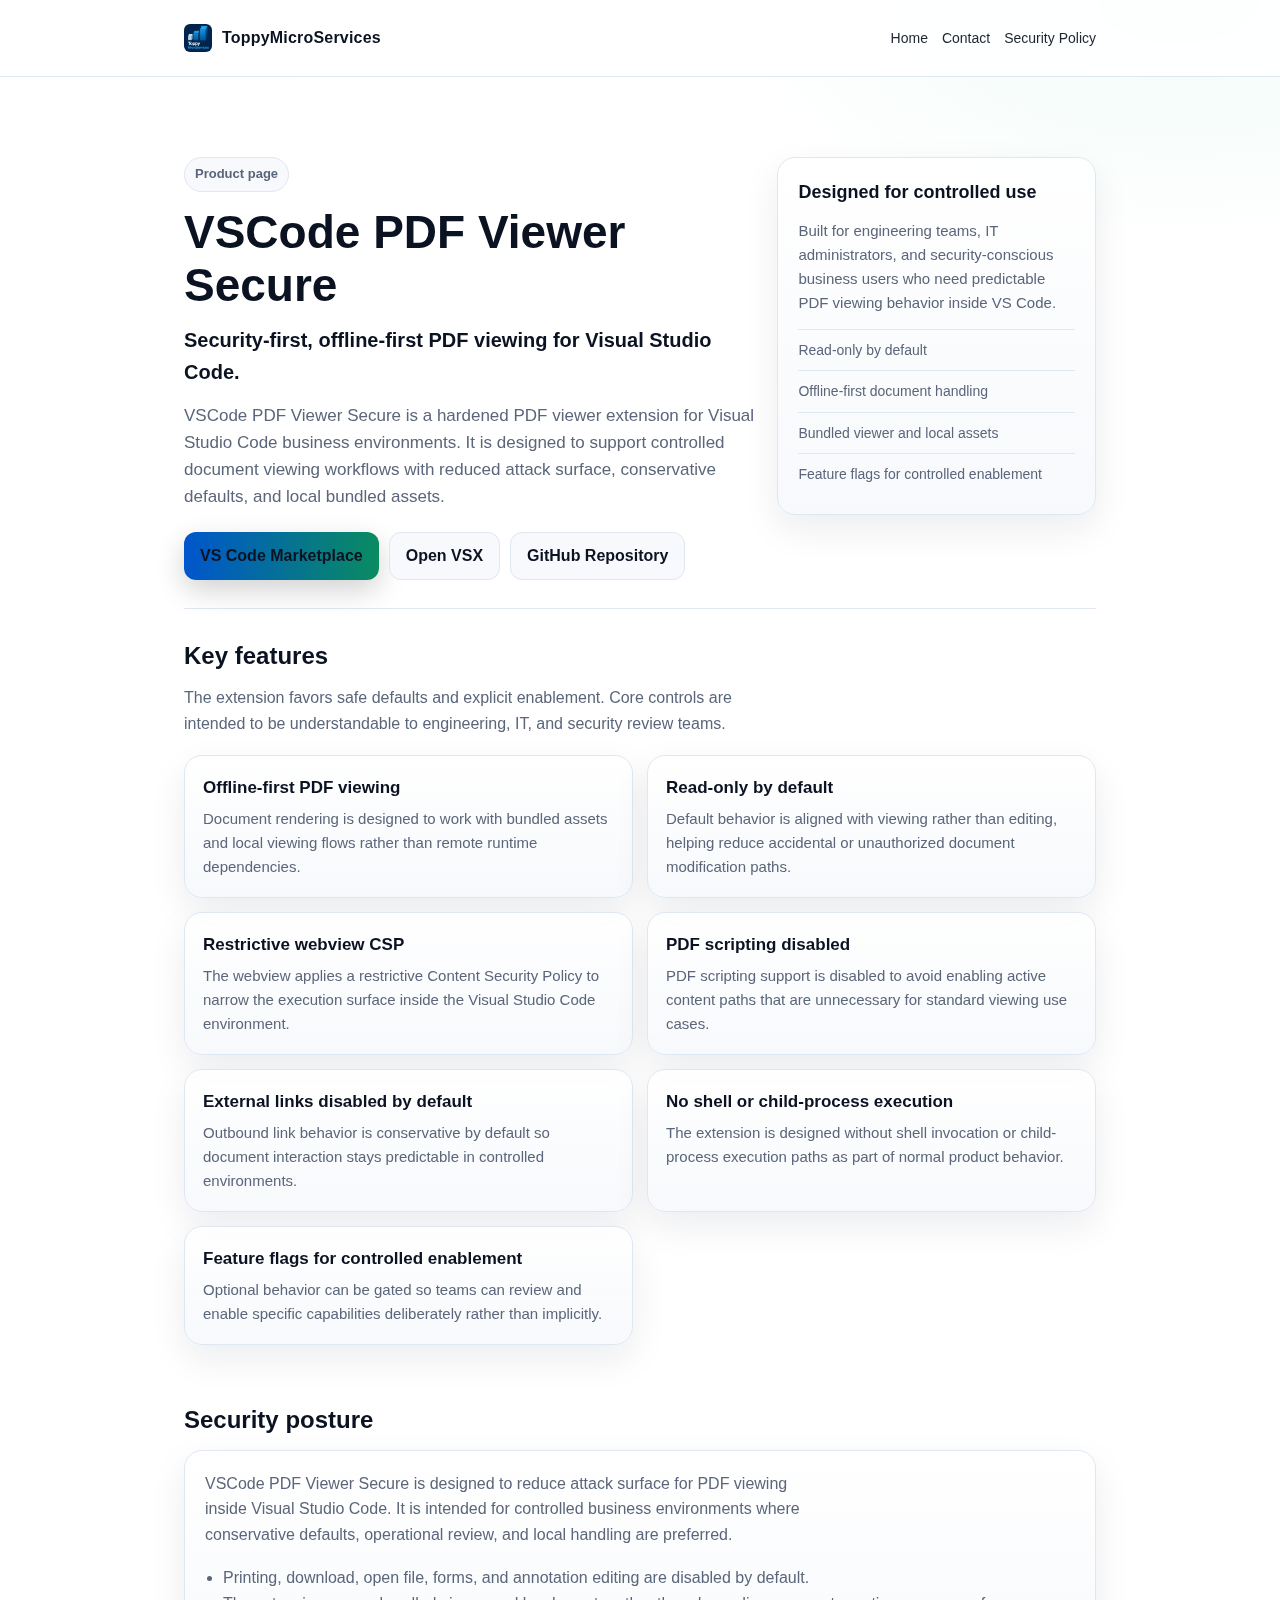
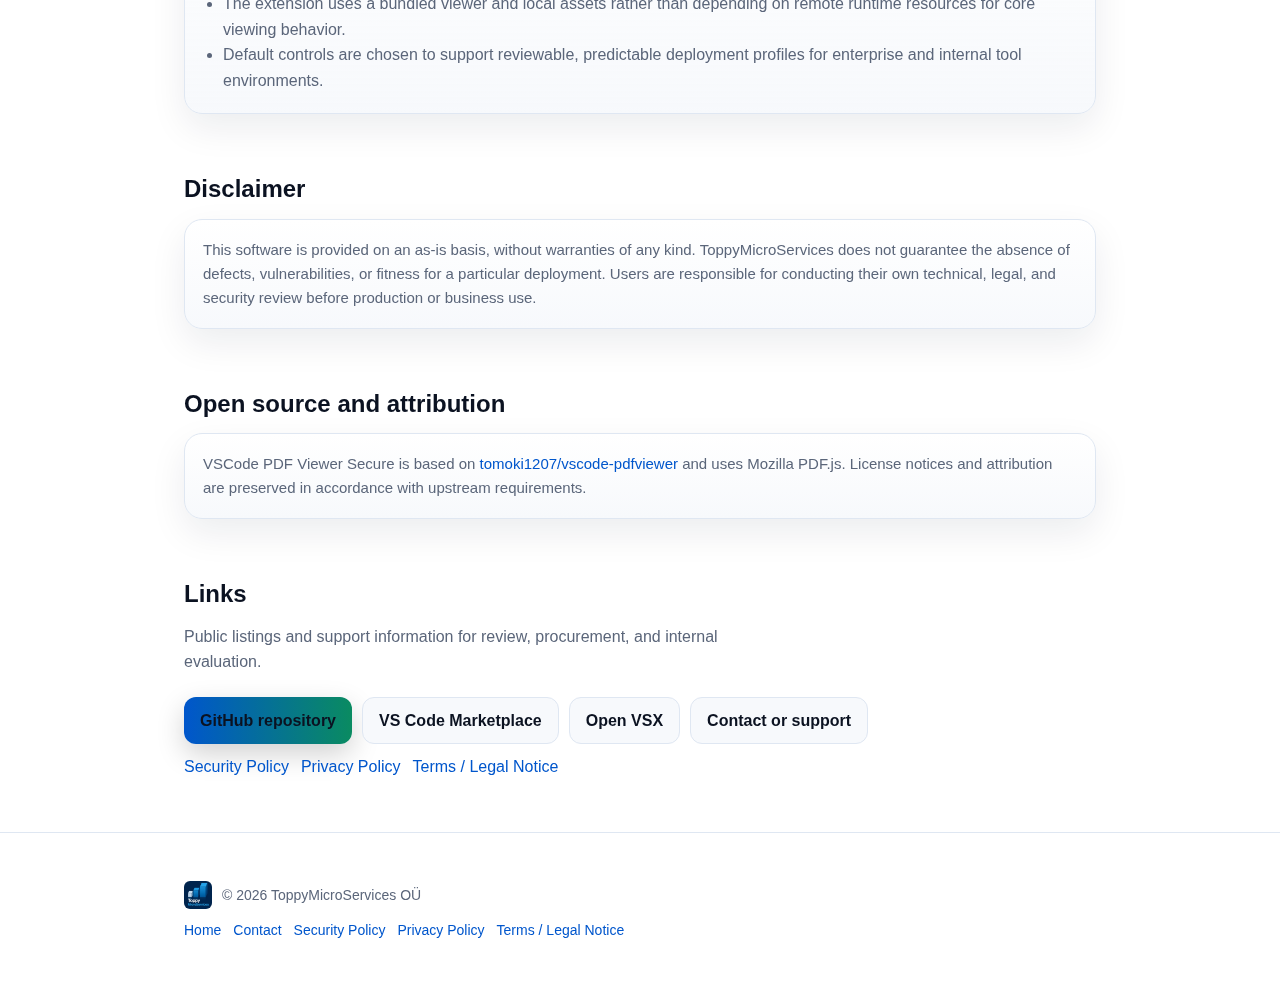
<file: products/vscode-pdfviewer-secure/index.html>
<!DOCTYPE html>
<html lang="en">
<head>
  <meta charset="UTF-8" />
  <meta name="viewport" content="width=device-width, initial-scale=1.0" />
  <title>VSCode PDF Viewer Secure | ToppyMicroServices</title>
  <meta name="description" content="Security-first, offline-first PDF viewing for Visual Studio Code business environments. VSCode PDF Viewer Secure is a hardened, read-only-by-default PDF viewer extension for controlled deployments." />
  <meta name="robots" content="index,follow" />
  <meta name="theme-color" content="#0b1221" />
  <meta name="color-scheme" content="dark light" />
  <link rel="canonical" href="https://toppymicros.com/products/vscode-pdfviewer-secure" />

  <link rel="icon" href="/favicon.ico" sizes="any" />
  <link rel="icon" type="image/png" href="/favicon-32.png" sizes="32x32" />
  <link rel="apple-touch-icon" href="/apple-touch-icon.png" sizes="180x180" />

  <meta property="og:type" content="website" />
  <meta property="og:title" content="VSCode PDF Viewer Secure | ToppyMicroServices" />
  <meta property="og:description" content="A security-first, offline-first PDF viewer extension for Visual Studio Code business environments." />
  <meta property="og:url" content="https://toppymicros.com/products/vscode-pdfviewer-secure" />
  <meta property="og:site_name" content="ToppyMicroServices" />
  <meta property="og:image" content="https://toppymicros.com/og-brand-clean.png" />
  <meta name="twitter:card" content="summary_large_image" />
  <meta name="twitter:title" content="VSCode PDF Viewer Secure | ToppyMicroServices" />
  <meta name="twitter:description" content="A security-first, offline-first PDF viewer extension for Visual Studio Code business environments." />
  <meta name="twitter:image" content="https://toppymicros.com/og-brand-clean.png" />

  <script type="application/ld+json">
{
  "@context": "https://schema.org",
  "@graph": [
    {
      "@type": "Organization",
      "@id": "https://toppymicros.com/#organization",
      "name": "ToppyMicroServices OÜ",
      "url": "https://toppymicros.com/",
      "email": "info@toppymicros.com",
      "logo": "https://toppymicros.com/216722720.png",
      "sameAs": [
        "https://github.com/ToppyMicroServices"
      ]
    },
    {
      "@type": "SoftwareApplication",
      "@id": "https://toppymicros.com/products/vscode-pdfviewer-secure#product",
      "name": "VSCode PDF Viewer Secure",
      "applicationCategory": "DeveloperApplication",
      "operatingSystem": "Windows, macOS, Linux",
      "description": "A hardened PDF viewer extension for Visual Studio Code business environments, designed for offline-first use and reduced attack surface.",
      "url": "https://toppymicros.com/products/vscode-pdfviewer-secure",
      "publisher": {
        "@id": "https://toppymicros.com/#organization"
      },
      "codeRepository": "https://github.com/thinksyncs/vscode-pdfviewer-secure",
      "sameAs": [
        "https://marketplace.visualstudio.com/items?itemName=ToppyMicroServices.vscode-pdfviewer-secure",
        "https://open-vsx.org/extension/ToppyMicroServices/vscode-pdfviewer-secure"
      ],
      "isBasedOn": "https://github.com/tomoki1207/vscode-pdfviewer"
    }
  ]
}
  </script>

  <style>
    :root {
      --bg: #0b1221;
      --fg: #e6e9f2;
      --muted: #a7b0c3;
      --card: #121a2e;
      --card-soft: #0f1729;
      --accent: #5aa7ff;
      --accent-2: #72e5b6;
      --border: #1b2540;
      --maxw: 960px;
      --navh: 64px;
      --shadow: 0 18px 44px rgba(0, 0, 0, 0.18);
    }
    @media (prefers-color-scheme: light) {
      :root {
        --bg: #ffffff;
        --fg: #0b1221;
        --muted: #5b667a;
        --card: #f7f9fc;
        --card-soft: #ffffff;
        --accent: #0056cc;
        --accent-2: #0a8b61;
        --border: #dfe7f2;
        --shadow: 0 14px 36px rgba(7, 22, 48, 0.08);
      }
    }
    * { box-sizing: border-box; }
    html, body { margin: 0; padding: 0; }
    body {
      font-family: -apple-system, BlinkMacSystemFont, "Segoe UI", Helvetica, Arial, sans-serif;
      line-height: 1.6;
      color: var(--fg);
      background:
        radial-gradient(1000px 600px at 10% -10%, rgba(90, 167, 255, 0.12), transparent 60%),
        radial-gradient(900px 480px at 92% 0%, rgba(114, 229, 182, 0.1), transparent 52%),
        var(--bg);
      -webkit-font-smoothing: antialiased;
      -moz-osx-font-smoothing: grayscale;
    }
    a { color: var(--accent); text-decoration: none; }
    a:hover { text-decoration: underline; }
    a:focus-visible, .btn:focus-visible {
      outline: 2px solid var(--accent);
      outline-offset: 2px;
    }
    .container { max-width: var(--maxw); margin: 0 auto; padding: 24px; }
    .sr-only {
      position: absolute;
      width: 1px;
      height: 1px;
      padding: 0;
      margin: -1px;
      overflow: hidden;
      clip: rect(0, 0, 0, 0);
      white-space: nowrap;
      border: 0;
    }
    .sr-only:focus {
      position: static;
      width: auto;
      height: auto;
      margin: 0;
      clip: auto;
      padding: 8px 12px;
      border-radius: 8px;
      background: var(--accent);
      color: #0b1221;
      display: inline-block;
      font-weight: 600;
    }
    header {
      position: sticky;
      top: 0;
      z-index: 20;
      min-height: var(--navh);
      border-bottom: 1px solid var(--border);
      backdrop-filter: saturate(150%) blur(8px);
      background: color-mix(in hsl, var(--bg) 88%, transparent);
    }
    .nav {
      display: flex;
      align-items: center;
      justify-content: space-between;
      gap: 16px;
    }
    .brand {
      display: inline-flex;
      align-items: center;
      gap: 10px;
      color: var(--fg);
      font-weight: 700;
      letter-spacing: 0.2px;
    }
    .brand:hover { text-decoration: none; }
    .brand-logo {
      width: 28px;
      height: 28px;
      border-radius: 6px;
    }
    .nav-links {
      display: flex;
      gap: 14px;
      align-items: center;
      flex-wrap: wrap;
      font-size: 14px;
    }
    .nav-links a { color: var(--fg); opacity: 0.92; }
    .btn {
      display: inline-flex;
      align-items: center;
      justify-content: center;
      min-height: 42px;
      padding: 10px 16px;
      border-radius: 12px;
      border: 1px solid var(--border);
      background: var(--card);
      color: var(--fg);
      font-weight: 600;
      transition: border-color 0.18s ease, transform 0.18s ease, box-shadow 0.18s ease;
    }
    .btn:hover {
      border-color: var(--accent);
      text-decoration: none;
      transform: translateY(-1px);
    }
    .btn.primary {
      border: none;
      color: #0b1221;
      background: linear-gradient(90deg, var(--accent), var(--accent-2));
      box-shadow: 0 10px 28px rgba(0, 0, 0, 0.18);
    }
    main { padding-bottom: 48px; }
    section { padding: 28px 0; }
    .hero {
      padding-top: 56px;
      border-bottom: 1px solid var(--border);
    }
    .hero-wrap {
      display: grid;
      gap: 20px;
      grid-template-columns: minmax(0, 1.8fr) minmax(280px, 1fr);
      align-items: start;
    }
    .eyebrow {
      display: inline-flex;
      align-items: center;
      gap: 8px;
      padding: 6px 10px;
      border: 1px solid var(--border);
      border-radius: 999px;
      background: var(--card);
      color: var(--muted);
      font-size: 13px;
      font-weight: 600;
      margin-bottom: 14px;
    }
    h1 {
      margin: 0 0 12px;
      font-size: clamp(30px, 5vw, 46px);
      line-height: 1.15;
    }
    .tagline {
      margin: 0 0 14px;
      font-size: clamp(17px, 2vw, 20px);
      color: var(--fg);
      font-weight: 600;
    }
    .lead {
      margin: 0;
      max-width: 62ch;
      color: var(--muted);
      font-size: 17px;
    }
    .hero-actions, .link-actions {
      display: flex;
      flex-wrap: wrap;
      gap: 10px;
      margin-top: 22px;
    }
    .summary-card,
    .panel,
    .notice {
      border: 1px solid var(--border);
      border-radius: 18px;
      background: linear-gradient(180deg, color-mix(in hsl, var(--card-soft) 84%, transparent), var(--card));
      box-shadow: var(--shadow);
    }
    .summary-card {
      padding: 20px;
    }
    .summary-card h2 {
      margin: 0 0 12px;
      font-size: 18px;
    }
    .summary-card p {
      margin: 0;
      color: var(--muted);
      font-size: 15px;
    }
    .summary-list {
      list-style: none;
      padding: 0;
      margin: 14px 0 0;
    }
    .summary-list li {
      padding: 9px 0;
      border-top: 1px solid var(--border);
      font-size: 14px;
      color: var(--muted);
    }
    .section-title {
      margin: 0 0 10px;
      font-size: 24px;
    }
    .section-copy {
      margin: 0 0 18px;
      max-width: 68ch;
      color: var(--muted);
    }
    .feature-grid {
      display: grid;
      grid-template-columns: repeat(2, minmax(0, 1fr));
      gap: 14px;
    }
    .panel {
      padding: 18px;
    }
    .panel h3 {
      margin: 0 0 6px;
      font-size: 17px;
    }
    .panel p {
      margin: 0;
      color: var(--muted);
      font-size: 15px;
    }
    .security-list,
    .disclaimer-list {
      margin: 14px 0 0;
      padding-left: 18px;
      color: var(--muted);
    }
    .notice {
      padding: 20px;
    }
    .notice p:last-child,
    .panel p:last-child {
      margin-bottom: 0;
    }
    .fine-print {
      font-size: 14px;
      color: var(--muted);
    }
    footer {
      border-top: 1px solid var(--border);
      color: var(--muted);
      font-size: 14px;
      padding: 24px 0 40px;
    }
    .footer-row {
      display: flex;
      align-items: center;
      gap: 10px;
      flex-wrap: wrap;
    }
    .footer-links,
    .meta-links {
      display: flex;
      gap: 12px;
      flex-wrap: wrap;
      margin-top: 10px;
    }
    @media (max-width: 820px) {
      .hero-wrap,
      .feature-grid {
        grid-template-columns: 1fr;
      }
      .nav {
        flex-wrap: wrap;
      }
      .nav-links {
        width: 100%;
      }
    }
  </style>
  <script defer data-domain="toppymicros.com" data-auto="false" src="https://plausible.io/js/script.tag"></script>
  <script defer src="/assets/global.js"></script>
</head>
<body>
  <a href="#main" class="sr-only">Skip to content</a>

  <header>
    <nav class="container nav" aria-label="Main">
      <a href="/" class="brand" aria-label="ToppyMicroServices home">
        <img src="/216722720.png" alt="ToppyMicroServices logo" class="brand-logo" width="28" height="28" decoding="async" />
        <span>ToppyMicroServices</span>
      </a>
      <div class="nav-links">
        <a href="/">Home</a>
        <a href="/contact.html">Contact</a>
        <a href="/security-policy.html">Security Policy</a>
      </div>
    </nav>
  </header>

  <main id="main" class="container">
    <section class="hero" aria-label="Hero">
      <div class="hero-wrap">
        <div>
          <div class="eyebrow">Product page</div>
          <h1>VSCode PDF Viewer Secure</h1>
          <p class="tagline">Security-first, offline-first PDF viewing for Visual Studio Code.</p>
          <p class="lead">VSCode PDF Viewer Secure is a hardened PDF viewer extension for Visual Studio Code business environments. It is designed to support controlled document viewing workflows with reduced attack surface, conservative defaults, and local bundled assets.</p>
          <div class="hero-actions" aria-label="Primary links">
            <a class="btn primary" href="https://marketplace.visualstudio.com/items?itemName=ToppyMicroServices.vscode-pdfviewer-secure" target="_blank" rel="noopener noreferrer">VS Code Marketplace</a>
            <a class="btn" href="https://open-vsx.org/extension/ToppyMicroServices/vscode-pdfviewer-secure" target="_blank" rel="noopener noreferrer">Open VSX</a>
            <a class="btn" href="https://github.com/thinksyncs/vscode-pdfviewer-secure" target="_blank" rel="noopener noreferrer">GitHub Repository</a>
          </div>
        </div>

        <aside class="summary-card" aria-label="Product summary">
          <h2>Designed for controlled use</h2>
          <p>Built for engineering teams, IT administrators, and security-conscious business users who need predictable PDF viewing behavior inside VS Code.</p>
          <ul class="summary-list">
            <li>Read-only by default</li>
            <li>Offline-first document handling</li>
            <li>Bundled viewer and local assets</li>
            <li>Feature flags for controlled enablement</li>
          </ul>
        </aside>
      </div>
    </section>

    <section aria-labelledby="features-title">
      <h2 id="features-title" class="section-title">Key features</h2>
      <p class="section-copy">The extension favors safe defaults and explicit enablement. Core controls are intended to be understandable to engineering, IT, and security review teams.</p>
      <div class="feature-grid">
        <article class="panel">
          <h3>Offline-first PDF viewing</h3>
          <p>Document rendering is designed to work with bundled assets and local viewing flows rather than remote runtime dependencies.</p>
        </article>
        <article class="panel">
          <h3>Read-only by default</h3>
          <p>Default behavior is aligned with viewing rather than editing, helping reduce accidental or unauthorized document modification paths.</p>
        </article>
        <article class="panel">
          <h3>Restrictive webview CSP</h3>
          <p>The webview applies a restrictive Content Security Policy to narrow the execution surface inside the Visual Studio Code environment.</p>
        </article>
        <article class="panel">
          <h3>PDF scripting disabled</h3>
          <p>PDF scripting support is disabled to avoid enabling active content paths that are unnecessary for standard viewing use cases.</p>
        </article>
        <article class="panel">
          <h3>External links disabled by default</h3>
          <p>Outbound link behavior is conservative by default so document interaction stays predictable in controlled environments.</p>
        </article>
        <article class="panel">
          <h3>No shell or child-process execution</h3>
          <p>The extension is designed without shell invocation or child-process execution paths as part of normal product behavior.</p>
        </article>
        <article class="panel">
          <h3>Feature flags for controlled enablement</h3>
          <p>Optional behavior can be gated so teams can review and enable specific capabilities deliberately rather than implicitly.</p>
        </article>
      </div>
    </section>

    <section aria-labelledby="security-title">
      <h2 id="security-title" class="section-title">Security posture</h2>
      <div class="notice">
        <p class="section-copy">VSCode PDF Viewer Secure is designed to reduce attack surface for PDF viewing inside Visual Studio Code. It is intended for controlled business environments where conservative defaults, operational review, and local handling are preferred.</p>
        <ul class="security-list">
          <li>Printing, download, open file, forms, and annotation editing are disabled by default.</li>
          <li>The extension uses a bundled viewer and local assets rather than depending on remote runtime resources for core viewing behavior.</li>
          <li>Default controls are chosen to support reviewable, predictable deployment profiles for enterprise and internal tool environments.</li>
        </ul>
      </div>
    </section>

    <section aria-labelledby="disclaimer-title">
      <h2 id="disclaimer-title" class="section-title">Disclaimer</h2>
      <div class="panel">
        <p class="fine-print">This software is provided on an as-is basis, without warranties of any kind. ToppyMicroServices does not guarantee the absence of defects, vulnerabilities, or fitness for a particular deployment. Users are responsible for conducting their own technical, legal, and security review before production or business use.</p>
      </div>
    </section>

    <section aria-labelledby="oss-title">
      <h2 id="oss-title" class="section-title">Open source and attribution</h2>
      <div class="panel">
        <p>VSCode PDF Viewer Secure is based on <a href="https://github.com/tomoki1207/vscode-pdfviewer" target="_blank" rel="noopener noreferrer">tomoki1207/vscode-pdfviewer</a> and uses Mozilla PDF.js. License notices and attribution are preserved in accordance with upstream requirements.</p>
      </div>
    </section>

    <section aria-labelledby="links-title">
      <h2 id="links-title" class="section-title">Links</h2>
      <p class="section-copy">Public listings and support information for review, procurement, and internal evaluation.</p>
      <div class="link-actions" aria-label="Resource links">
        <a class="btn primary" href="https://github.com/thinksyncs/vscode-pdfviewer-secure" target="_blank" rel="noopener noreferrer">GitHub repository</a>
        <a class="btn" href="https://marketplace.visualstudio.com/items?itemName=ToppyMicroServices.vscode-pdfviewer-secure" target="_blank" rel="noopener noreferrer">VS Code Marketplace</a>
        <a class="btn" href="https://open-vsx.org/extension/ToppyMicroServices/vscode-pdfviewer-secure" target="_blank" rel="noopener noreferrer">Open VSX</a>
        <a class="btn" href="/contact.html">Contact or support</a>
      </div>
      <div class="meta-links" aria-label="Secondary links">
        <a href="/security-policy.html">Security Policy</a>
        <a href="/privacy-policy.html">Privacy Policy</a>
        <a href="/terms-legal-notice.html">Terms / Legal Notice</a>
      </div>
    </section>
  </main>

  <footer>
    <div class="container">
      <div class="footer-row">
        <img src="/216722720.png" alt="ToppyMicroServices logo" class="brand-logo" width="28" height="28" loading="lazy" decoding="async" />
        <div>© 2026 ToppyMicroServices OÜ</div>
      </div>
      <div class="meta-links" aria-label="Footer links">
        <a href="/">Home</a>
        <a href="/contact.html">Contact</a>
        <a href="/security-policy.html">Security Policy</a>
        <a href="/privacy-policy.html">Privacy Policy</a>
        <a href="/terms-legal-notice.html">Terms / Legal Notice</a>
      </div>
    </div>
  </footer>
</body>
</html>
</file>
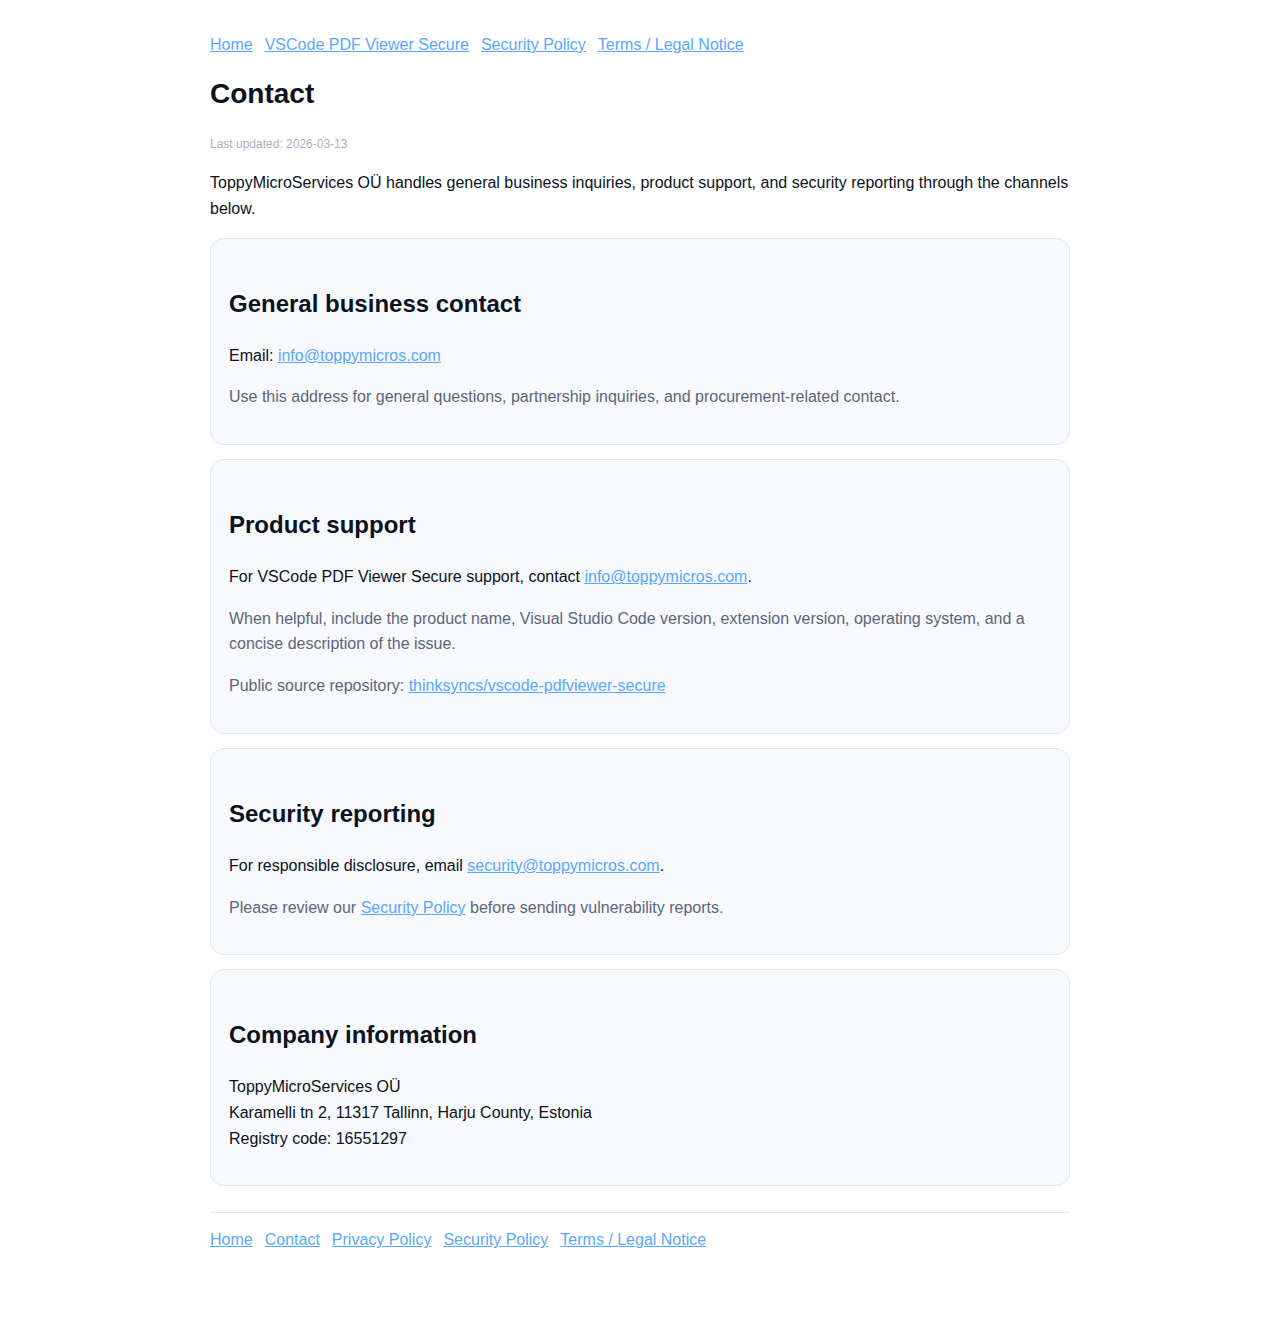
<file: contact.html>
<!DOCTYPE html>
<html lang="en">
<head>
<meta charset="UTF-8" />
<title>Contact | ToppyMicroServices</title>
<meta name="viewport" content="width=device-width,initial-scale=1" />
<meta name="description" content="Contact and support information for ToppyMicroServices OÜ, including product support, security reporting, and general business inquiries." />
<meta name="robots" content="index,follow" />
<link rel="canonical" href="https://toppymicros.com/contact.html" />

<link rel="icon" href="/favicon.ico" sizes="any" />
<link rel="icon" type="image/png" href="/favicon-32.png" sizes="32x32" />
<link rel="apple-touch-icon" href="/apple-touch-icon.png" sizes="180x180" />

<meta property="og:type" content="website" />
<meta property="og:title" content="Contact | ToppyMicroServices" />
<meta property="og:description" content="Contact and support information for ToppyMicroServices OÜ." />
<meta property="og:url" content="https://toppymicros.com/contact.html" />
<meta property="og:site_name" content="ToppyMicroServices" />
<meta property="og:image" content="https://toppymicros.com/og-brand-clean.png" />
<meta name="twitter:card" content="summary_large_image" />
<meta name="twitter:title" content="Contact | ToppyMicroServices" />
<meta name="twitter:description" content="Contact and support information for ToppyMicroServices OÜ." />
<meta name="twitter:image" content="https://toppymicros.com/og-brand-clean.png" />

<style>
  body{font-family:-apple-system,BlinkMacSystemFont,Segoe UI,Helvetica,Arial,sans-serif;margin:0;padding:32px;line-height:1.6;background:#0b1221;color:#e6e9f2;}
  a{color:#5aa7ff}
  h1{margin-top:0;font-size:28px}
  h2{margin-top:28px}
  section{max-width:860px;margin:0 auto 40px;padding:0 8px}
  .date{font-size:12px;color:#a7b0c3;margin-bottom:16px}
  .top-links{display:flex;gap:12px;flex-wrap:wrap;margin-bottom:14px}
  .footer-links{display:flex;gap:12px;flex-wrap:wrap;margin-top:26px;padding-top:14px;border-top:1px solid rgba(167,176,195,.35)}
  .panel{padding:18px;border:1px solid rgba(167,176,195,.25);border-radius:14px;background:#121a2e;margin-top:14px}
  .muted{color:#a7b0c3}
  @media (prefers-color-scheme: light){
    body{background:#ffffff;color:#0b1221}
    .panel{background:#f7f9fc;border-color:#dfe7f2}
    .muted{color:#5b667a}
  }
</style>
<script defer data-domain="toppymicros.com" data-auto="false" src="https://plausible.io/js/script.tag"></script>
<script defer src="/assets/global.js"></script>
</head>
<body>
  <section>
    <div class="top-links">
      <a href="/">Home</a>
      <a href="/products/vscode-pdfviewer-secure">VSCode PDF Viewer Secure</a>
      <a href="/security-policy.html">Security Policy</a>
      <a href="/terms-legal-notice.html">Terms / Legal Notice</a>
    </div>

    <h1>Contact</h1>
    <div class="date">Last updated: 2026-03-13</div>

    <p>ToppyMicroServices OÜ handles general business inquiries, product support, and security reporting through the channels below.</p>

    <div class="panel">
      <h2>General business contact</h2>
      <p>Email: <a href="mailto:info@toppymicros.com">info@toppymicros.com</a></p>
      <p class="muted">Use this address for general questions, partnership inquiries, and procurement-related contact.</p>
    </div>

    <div class="panel">
      <h2>Product support</h2>
      <p>For VSCode PDF Viewer Secure support, contact <a href="mailto:info@toppymicros.com?subject=VSCode%20PDF%20Viewer%20Secure%20Support">info@toppymicros.com</a>.</p>
      <p class="muted">When helpful, include the product name, Visual Studio Code version, extension version, operating system, and a concise description of the issue.</p>
      <p class="muted">Public source repository: <a href="https://github.com/thinksyncs/vscode-pdfviewer-secure" target="_blank" rel="noopener noreferrer">thinksyncs/vscode-pdfviewer-secure</a></p>
    </div>

    <div class="panel">
      <h2>Security reporting</h2>
      <p>For responsible disclosure, email <a href="mailto:security@toppymicros.com">security@toppymicros.com</a>.</p>
      <p class="muted">Please review our <a href="/security-policy.html">Security Policy</a> before sending vulnerability reports.</p>
    </div>

    <div class="panel">
      <h2>Company information</h2>
      <p>ToppyMicroServices OÜ<br>
      Karamelli tn 2, 11317 Tallinn, Harju County, Estonia<br>
      Registry code: 16551297</p>
    </div>

    <div class="footer-links" aria-label="Footer links">
      <a href="/">Home</a>
      <a href="/contact.html">Contact</a>
      <a href="/privacy-policy.html">Privacy Policy</a>
      <a href="/security-policy.html">Security Policy</a>
      <a href="/terms-legal-notice.html">Terms / Legal Notice</a>
    </div>
  </section>
</body>
</html>
</file>
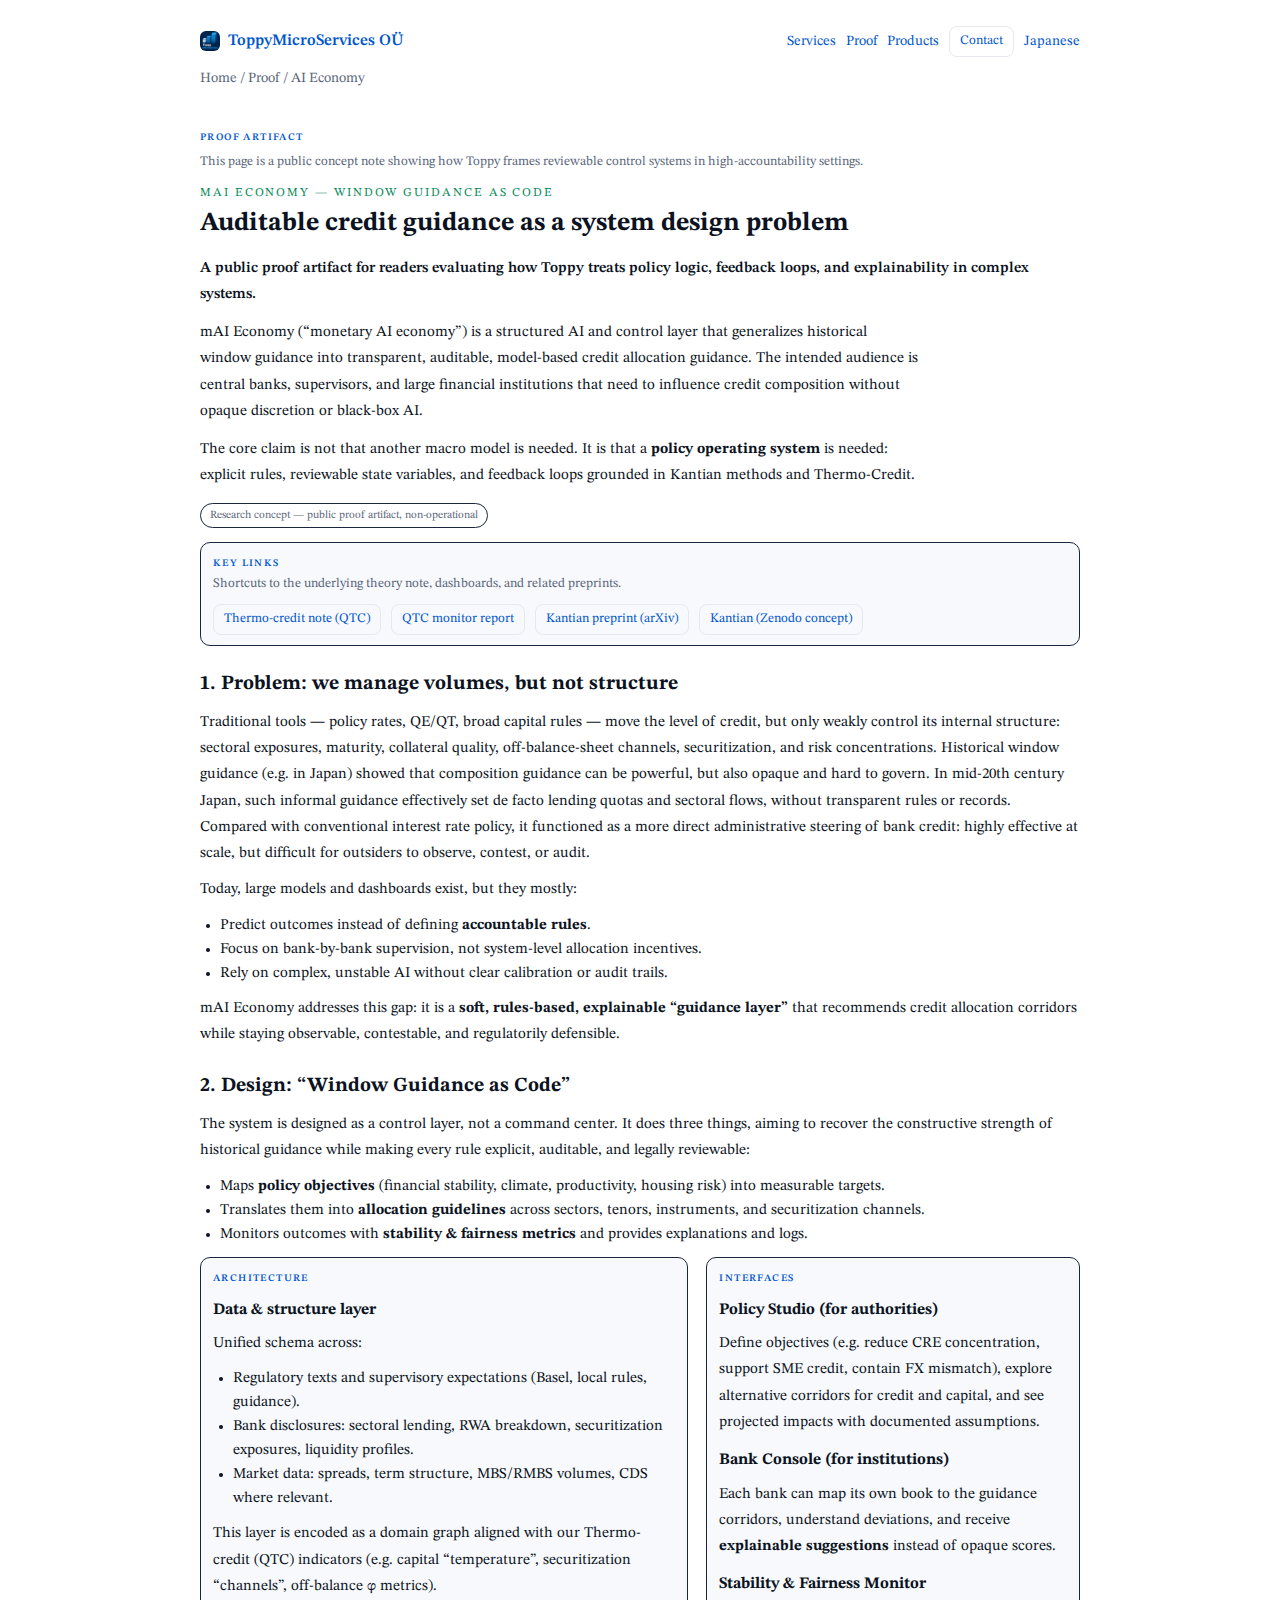
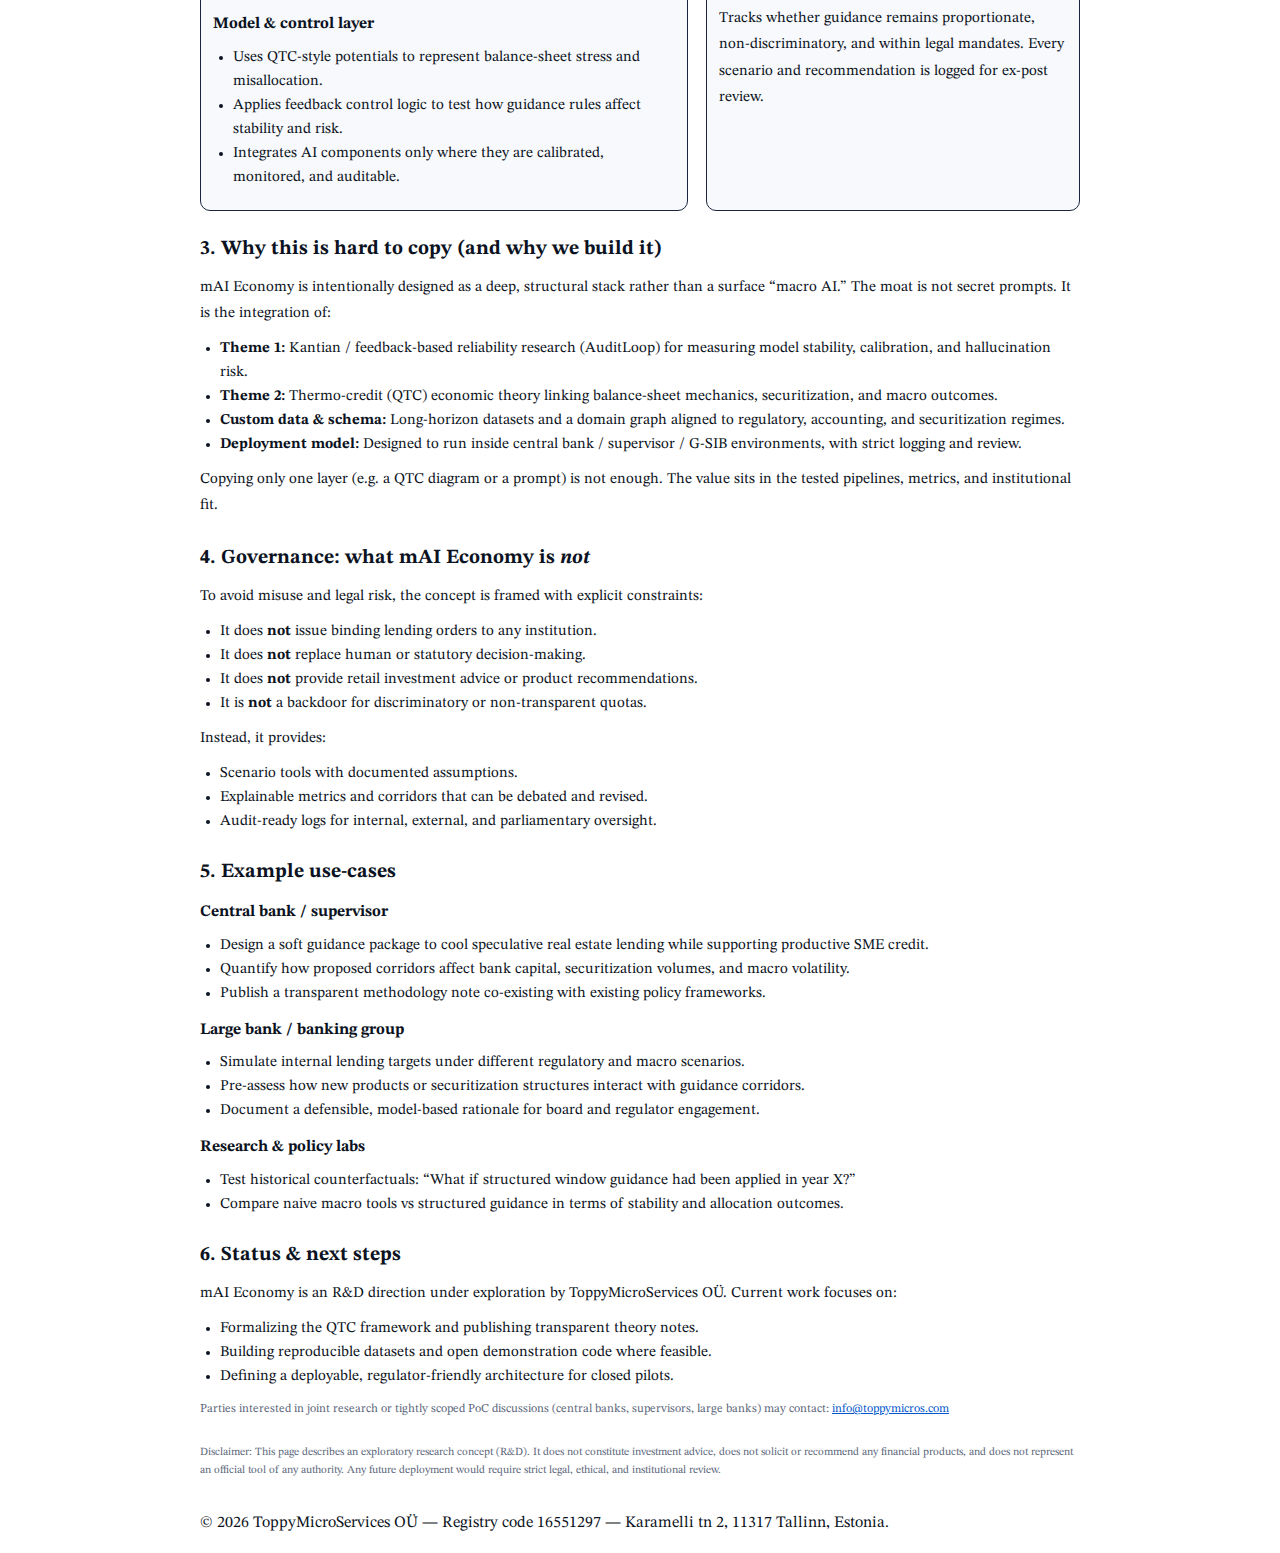
<file: Economy_AI_ERA.html>
<!doctype html>
<html lang="en">
<head>
  <meta charset="utf-8">
  <meta name="viewport" content="width=device-width, initial-scale=1">
  <title>AI Economy proof artifact — auditable credit guidance | ToppyMicroServices</title>
  <meta name="description" content="Public proof artifact from ToppyMicroServices showing how auditable credit guidance and reviewable control logic can be framed in high-accountability settings.">
  <link rel="canonical" href="https://www.toppymicros.com/Economy_AI_ERA.html">
  <meta name="robots" content="index,follow,max-image-preview:large">
  <meta name="theme-color" content="#0b1221">
  <meta name="color-scheme" content="dark light">
  <link rel="alternate" hreflang="en" href="https://www.toppymicros.com/Economy_AI_ERA.html">
  <link rel="alternate" hreflang="ja" href="https://www.toppymicros.com/Economy_AI_ERA_ja.html">
  <link rel="alternate" hreflang="x-default" href="https://www.toppymicros.com/Economy_AI_ERA.html">

  <!-- Icons -->
  <link rel="icon" href="/favicon.ico" sizes="any">
  <link rel="icon" type="image/png" href="/favicon-32.png" sizes="32x32">
  <link rel="apple-touch-icon" href="/apple-touch-icon.png" sizes="180x180">
  
  <!-- 
  <link rel="icon" href="/favicon.ico" sizes="any">
  <link rel="icon" type="image/png" href="/favicon-32.png" sizes="32x32">
  <link rel="apple-touch-icon" href="/apple-touch-icon.png" sizes="180x180">
  -->

  <!-- Open Graph / Twitter -->
  <meta property="og:type" content="article">
  <meta property="og:title" content="AI Economy proof artifact | ToppyMicroServices">
  <meta property="og:description" content="Public proof artifact for auditable credit guidance and reviewable control logic in high-accountability settings.">
  <meta property="og:url" content="https://www.toppymicros.com/Economy_AI_ERA.html">
  <meta property="og:image" content="https://www.toppymicros.com/og-brand-clean.png">
  <meta property="og:site_name" content="ToppyMicroServices">
  <meta name="twitter:card" content="summary_large_image">
  <meta name="twitter:title" content="AI Economy proof artifact | ToppyMicroServices">
  <meta name="twitter:description" content="Public proof artifact for auditable credit guidance and reviewable control logic.">
  <meta name="twitter:image" content="https://www.toppymicros.com/og-brand-clean.png">

  <script type="application/ld+json">
  {
    "@context": "https://schema.org",
    "@type": "Article",
    "headline": "Auditable credit guidance as a system design problem",
    "description": "Public proof artifact from ToppyMicroServices showing how auditable credit guidance and reviewable control logic can be framed in high-accountability settings.",
    "url": "https://www.toppymicros.com/Economy_AI_ERA.html",
    "mainEntityOfPage": "https://www.toppymicros.com/Economy_AI_ERA.html",
    "inLanguage": "en",
    "author": {
      "@type": "Organization",
      "name": "ToppyMicroServices OÜ",
      "url": "https://www.toppymicros.com/"
    },
    "publisher": {
      "@type": "Organization",
      "name": "ToppyMicroServices OÜ",
      "url": "https://www.toppymicros.com/",
      "logo": {
        "@type": "ImageObject",
        "url": "https://www.toppymicros.com/216722720.png"
      }
    },
    "about": [
      "AI economy",
      "Auditable credit guidance",
      "Reviewable control logic",
      "High-accountability systems"
    ]
  }
  </script>

  <!-- Typography -->
  <link rel="stylesheet" href="https://fonts.googleapis.com/css2?family=STIX+Two+Text:wght@400;500;600;700&display=swap">

  <!-- Styles: unified header + local layout -->
  <style>
    /* Dark-first site variables (match index.html) */
    :root {
      --bg: #0b1221;           /* dark navy (canonical) */
      --fg: #e6e9f2;           /* near-white */
      --muted: #a7b0c3;        /* muted fg */
      --card: #121a2e;         /* card bg */
      --accent: #5aa7ff;       /* blue */
      --accent-2: #72e5b6;     /* teal */
      --border: #1b2540;
      --link: var(--accent);
      --border-soft: #1b2540;
    }
    @media (prefers-color-scheme: light) {
      :root {
        --bg: #ffffff; --fg: #0b1221; --muted: #5b667a; --card: #f7f9fc; --accent: #0056cc; --accent-2: #088a5b; --border: #e6e9f2;
      }
    }
    html,body{
      margin:0;
      padding:0;
      background:var(--bg);
      color:var(--fg);
      font:16px/1.6 "STIX Two Text","Times New Roman",serif;
    }
    strong,b{font-weight:700 !important}
    header,main,footer{max-width:880px;margin:0 auto;padding:16px}
    header{padding-top:20px}
    a{color:var(--link);text-decoration:none}
    a:hover{text-decoration:underline}
    .crumbs{font-size:14px;color:var(--muted);margin-bottom:8px}
    .crumbs a{color:inherit}
    h1{font-size:28px;margin:6px 0 14px}
    h2{font-size:20px;margin:22px 0 10px}
    h3{font-size:16px;margin:12px 0 8px}
    .container.nav{display:flex;justify-content:space-between;align-items:center;gap:12px;padding:6px 0 10px}
    .brand{display:flex;align-items:center;gap:8px;font-weight:600}
  /* Reduced logo size for tighter headers */
  .brand-logo{border-radius:6px;display:block;height:20px;width:auto}
    .links{display:flex;gap:10px;align-items:center;flex-wrap:wrap;font-size:14px}
    .nav-toggle{display:none;align-items:center;gap:8px;border:1px solid var(--border);background:transparent;color:var(--fg);padding:6px 10px;border-radius:10px;font-size:14px}
    .nav-toggle svg{display:block}
    .btn{border:1px solid var(--border);padding:4px 10px;border-radius:8px;font-size:13px}
    .muted{color:var(--muted);font-size:13px}
    .badge{
      display:inline-flex;
      align-items:center;
      padding:3px 9px;
      border-radius:999px;
      font-size:11px;
      border:1px solid var(--border-soft);
      color:var(--muted);
      gap:4px;
    }
    .hero-kicker{
      font-size:12px;
      text-transform:uppercase;
      letter-spacing:0.16em;
      color: var(--accent-2);
    }
    .hero-title{
      margin:4px 0 16px;
      font-size:26px;
      line-height:1.25;
    }
    .hero-subline{
      font-size:15px;
      color:var(--fg);
      font-weight:600;
      margin:0 0 12px;
    }
    .lead{
      font-size:15px;
      color:var(--fg);
      max-width:720px;
      margin:0 0 12px;
    }
    p{
      font-size:15px;
      line-height:1.75;
      color:var(--fg);
      margin:0 0 10px;
    }
    ul{
      padding-left:20px;
      margin:0 0 10px;
      font-size:15px;
      color:var(--fg);
    }
    .grid{
      display:grid;
      grid-template-columns:minmax(0,1.7fr) minmax(0,1.3fr);
      gap:18px;
      margin-top:8px;
    }
    .card{
      border:1px solid var(--border-soft);
      border-radius:10px;
      padding:12px 12px 10px;
      background:var(--card);
    }
    .label{
      font-size:10px;
      font-weight:600;
      text-transform:uppercase;
      letter-spacing:0.14em;
      color: var(--accent);
      margin-bottom:2px;
    }
    .inline-kpi{
      font-size:12px;
      color:var(--muted);
    }
    a.underline{text-decoration:underline}
    .footer-note{
      margin-top:24px;
      font-size:11px;
      color:var(--muted);
    }
    @media (max-width:720px){
      .grid{grid-template-columns:1fr}
      .hero-title{font-size:22px}
    }
    /* Mobile-friendly header/nav adjustments (iPhone widths) */
    @media (max-width:540px){
      .container.nav{flex-direction:column;align-items:stretch;gap:8px}
      .nav-toggle{display:inline-flex}
      /* collapsed by default */
      .links{display:none;flex-direction:column;align-items:flex-start;gap:8px;padding:8px 10px;border:1px solid var(--border);border-radius:12px;background:var(--card)}
      .links.open{display:flex}
      .links a{display:inline-flex;align-items:center;padding:8px 10px;border-radius:8px;width:100%}
      .btn{padding:8px 10px}
      header,main,footer{padding-left:calc(16px + env(safe-area-inset-left));padding-right:calc(16px + env(safe-area-inset-right))}
      a{-webkit-tap-highlight-color: rgba(90,167,255,0.25)}
    }
    /* Focus visibility for keyboard users */
    .nav-toggle:focus-visible, .links a:focus-visible { outline: 2px solid var(--accent); outline-offset: 2px; }
  </style>
  <script defer data-domain="toppymicros.com" data-auto="false" src="https://plausible.io/js/script.tag"></script>
  <script defer src="/assets/global.js"></script>
</head>

<body>
<header>
  <div class="container nav">
    <div class="brand">
  <a href="index.html"><img src="216722720.png" alt="ToppyMicroServices logo" class="brand-logo" width="20" height="20" decoding="async" fetchpriority="high"></a>
      <a href="index.html">ToppyMicroServices OÜ</a>
    </div>
    <button class="nav-toggle" aria-controls="primary-nav" aria-expanded="false" aria-label="Menu">
      <svg width="20" height="20" viewBox="0 0 24 24" fill="none" xmlns="http://www.w3.org/2000/svg" aria-hidden="true"><path d="M3 6h18M3 12h18M3 18h18" stroke="currentColor" stroke-width="2" stroke-linecap="round"/></svg>
      <span class="nav-label">Menu</span>
    </button>
    <nav class="links" id="primary-nav">
      <a href="/#services">Services</a>
      <a href="/#proof">Proof</a>
      <a href="/#products">Products</a>
      <a href="/contact.html" class="btn">Contact</a>
      <a href="Economy_AI_ERA_ja.html">Japanese</a>
    </nav>
  </div>
  <div class="crumbs">
    <a href="/">Home</a> / <a href="/#proof">Proof</a> / <span>AI Economy</span>
  </div>
</header>

  <main>
    <div class="label">Proof artifact</div>
    <p class="muted" style="margin:6px 0 10px">This page is a public concept note showing how Toppy frames reviewable control systems in high-accountability settings.</p>
    <div class="hero-kicker">mAI Economy — Window Guidance as Code</div>
    <h1 class="hero-title">Auditable credit guidance as a system design problem</h1>
  <p class="hero-subline">A public proof artifact for readers evaluating how Toppy treats policy logic, feedback loops, and explainability in complex systems.</p>
    <p class="lead">
      mAI Economy (“monetary AI economy”) is a structured AI and control layer that generalizes historical window guidance into transparent, auditable, model-based credit allocation guidance. The intended audience is central banks, supervisors, and large financial institutions that need to influence credit composition without opaque discretion or black-box AI.
    </p>
    <p class="lead">
      The core claim is not that another macro model is needed. It is that a <strong>policy operating system</strong> is needed: explicit rules, reviewable state variables, and feedback loops grounded in Kantian methods and Thermo-Credit.
    </p>

    <div class="badge">Research concept — public proof artifact, non-operational</div>

    <div class="card" aria-label="Key links" style="margin-top:14px">
      <div class="label">Key links</div>
      <p class="muted" style="margin-bottom:8px">Shortcuts to the underlying theory note, dashboards, and related preprints.</p>
      <div style="display:flex; gap:10px; flex-wrap:wrap">
        <a class="btn" href="theory.html">Thermo-credit note (QTC)</a>
        <a class="btn" href="https://www.toppymicros.com/2025_11_Thermo_Credit/report.html" target="_blank" rel="noopener noreferrer">QTC monitor report</a>
        <a class="btn" href="https://arxiv.org/abs/2510.14925" target="_blank" rel="noopener noreferrer">Kantian preprint (arXiv)</a>
        <a class="btn" href="https://doi.org/10.5281/zenodo.17358362" target="_blank" rel="noopener noreferrer">Kantian (Zenodo concept)</a>
      </div>
    </div>

    <h2>1. Problem: we manage volumes, but not structure</h2>
    <p>
      Traditional tools &mdash; policy rates, QE/QT, broad capital rules &mdash; move the level of credit, but only weakly
      control its internal structure: sectoral exposures, maturity, collateral quality, off-balance-sheet channels,
      securitization, and risk concentrations. Historical window guidance (e.g. in Japan) showed that
      composition guidance can be powerful, but also opaque and hard to govern. In mid-20th century Japan, such informal
      guidance effectively set de facto lending quotas and sectoral flows, without transparent rules or records. Compared
      with conventional interest rate policy, it functioned as a more direct administrative steering of bank credit:
      highly effective at scale, but difficult for outsiders to observe, contest, or audit.
    </p>
    <p>
      Today, large models and dashboards exist, but they mostly:
    </p>
    <ul>
      <li>Predict outcomes instead of defining <strong>accountable rules</strong>.</li>
      <li>Focus on bank-by-bank supervision, not system-level allocation incentives.</li>
      <li>Rely on complex, unstable AI without clear calibration or audit trails.</li>
    </ul>
    <p>
      mAI Economy addresses this gap: it is a <strong>soft, rules-based, explainable “guidance layer”</strong> that
      recommends credit allocation corridors while staying observable, contestable, and regulatorily defensible.
    </p>

    <h2>2. Design: “Window Guidance as Code”</h2>
    <p>
      The system is designed as a control layer, not a command center. It does three things, aiming to recover the constructive strength of historical guidance while making every rule explicit, auditable, and legally reviewable:
    </p>
    <ul>
      <li>Maps <strong>policy objectives</strong> (financial stability, climate, productivity, housing risk) into measurable targets.</li>
      <li>Translates them into <strong>allocation guidelines</strong> across sectors, tenors, instruments, and securitization channels.</li>
      <li>Monitors outcomes with <strong>stability &amp; fairness metrics</strong> and provides explanations and logs.</li>
    </ul>

    <div class="grid">
      <div class="card">
        <div class="label">Architecture</div>
        <h3>Data &amp; structure layer</h3>
        <p>
          Unified schema across:
        </p>
        <ul>
          <li>Regulatory texts and supervisory expectations (Basel, local rules, guidance).</li>
          <li>Bank disclosures: sectoral lending, RWA breakdown, securitization exposures, liquidity profiles.</li>
          <li>Market data: spreads, term structure, MBS/RMBS volumes, CDS where relevant.</li>
        </ul>
        <p>
          This layer is encoded as a domain graph aligned with our Thermo-credit (QTC) indicators
          (e.g. capital “temperature”, securitization “channels”, off-balance φ metrics).
        </p>

        <h3>Model &amp; control layer</h3>
        <ul>
          <li>Uses QTC-style potentials to represent balance-sheet stress and misallocation.</li>
          <li>Applies feedback control logic to test how guidance rules affect stability and risk.</li>
          <li>Integrates AI components only where they are calibrated, monitored, and auditable.</li>
        </ul>
      </div>

      <div class="card">
        <div class="label">Interfaces</div>
        <h3>Policy Studio (for authorities)</h3>
        <p>
          Define objectives (e.g. reduce CRE concentration, support SME credit, contain FX mismatch), explore alternative
          corridors for credit and capital, and see projected impacts with documented assumptions.
        </p>

        <h3>Bank Console (for institutions)</h3>
        <p>
          Each bank can map its own book to the guidance corridors, understand deviations, and receive
          <strong>explainable suggestions</strong> instead of opaque scores.
        </p>

        <h3>Stability &amp; Fairness Monitor</h3>
        <p>
          Tracks whether guidance remains proportionate, non-discriminatory, and within legal mandates.
          Every scenario and recommendation is logged for ex-post review.
        </p>
      </div>
    </div>

    <h2>3. Why this is hard to copy (and why we build it)</h2>
    <p>
      mAI Economy is intentionally designed as a deep, structural stack rather than a surface “macro AI.”
      The moat is not secret prompts. It is the integration of:
    </p>
    <ul>
      <li><strong>Theme 1:</strong> Kantian / feedback-based reliability research (AuditLoop) for measuring model stability, calibration, and hallucination risk.</li>
      <li><strong>Theme 2:</strong> Thermo-credit (QTC) economic theory linking balance-sheet mechanics, securitization, and macro outcomes.</li>
      <li><strong>Custom data &amp; schema:</strong> Long-horizon datasets and a domain graph aligned to regulatory, accounting, and securitization regimes.</li>
      <li><strong>Deployment model:</strong> Designed to run inside central bank / supervisor / G-SIB environments, with strict logging and review.</li>
    </ul>
    <p>
      Copying only one layer (e.g. a QTC diagram or a prompt) is not enough. The value sits in the
      tested pipelines, metrics, and institutional fit.
    </p>

    <h2>4. Governance: what mAI Economy is <em>not</em></h2>
    <p>
      To avoid misuse and legal risk, the concept is framed with explicit constraints:
    </p>
    <ul>
      <li>It does <strong>not</strong> issue binding lending orders to any institution.</li>
      <li>It does <strong>not</strong> replace human or statutory decision-making.</li>
      <li>It does <strong>not</strong> provide retail investment advice or product recommendations.</li>
      <li>It is <strong>not</strong> a backdoor for discriminatory or non-transparent quotas.</li>
    </ul>
    <p>
      Instead, it provides:
    </p>
    <ul>
      <li>Scenario tools with documented assumptions.</li>
      <li>Explainable metrics and corridors that can be debated and revised.</li>
      <li>Audit-ready logs for internal, external, and parliamentary oversight.</li>
    </ul>

    <h2>5. Example use-cases</h2>
    <h3>Central bank / supervisor</h3>
    <ul>
      <li>Design a soft guidance package to cool speculative real estate lending while supporting productive SME credit.</li>
      <li>Quantify how proposed corridors affect bank capital, securitization volumes, and macro volatility.</li>
      <li>Publish a transparent methodology note co-existing with existing policy frameworks.</li>
    </ul>

    <h3>Large bank / banking group</h3>
    <ul>
      <li>Simulate internal lending targets under different regulatory and macro scenarios.</li>
      <li>Pre-assess how new products or securitization structures interact with guidance corridors.</li>
      <li>Document a defensible, model-based rationale for board and regulator engagement.</li>
    </ul>

    <h3>Research &amp; policy labs</h3>
    <ul>
      <li>Test historical counterfactuals: “What if structured window guidance had been applied in year X?”</li>
      <li>Compare naive macro tools vs structured guidance in terms of stability and allocation outcomes.</li>
    </ul>

    <h2>6. Status &amp; next steps</h2>
    <p>
      mAI Economy is an R&amp;D direction under exploration by ToppyMicroServices OÜ.
      Current work focuses on:
    </p>
    <ul>
      <li>Formalizing the QTC framework and publishing transparent theory notes.</li>
      <li>Building reproducible datasets and open demonstration code where feasible.</li>
      <li>Defining a deployable, regulator-friendly architecture for closed pilots.</li>
    </ul>
    <p class="inline-kpi">
      Parties interested in joint research or tightly scoped PoC discussions (central banks, supervisors, large banks)
      may contact: <a class="underline" href="mailto:info@toppymicros.com">info@toppymicros.com</a>
    </p>

    <div class="footer-note">
      Disclaimer: This page describes an exploratory research concept (R&amp;D). It does not constitute investment advice,
      does not solicit or recommend any financial products, and does not represent an official tool of any authority.
      Any future deployment would require strict legal, ethical, and institutional review.
    </div>
  </main>
  <footer>
    <div class="small-print">
      © 2026 ToppyMicroServices OÜ — Registry code 16551297 — Karamelli tn 2, 11317 Tallinn, Estonia.
    </div>
  </footer>
</body>
<script>
(() => {
  const btn = document.querySelector('.nav-toggle');
  const nav = document.getElementById('primary-nav');
  if (!btn || !nav) return;
  const openLabel = 'Close';
  const closedLabel = 'Menu';
  const labelEl = btn.querySelector('.nav-label');
  const close = () => {
    nav.classList.remove('open');
    btn.setAttribute('aria-expanded', 'false');
    btn.setAttribute('aria-label', closedLabel);
    if (labelEl) labelEl.textContent = closedLabel;
  };
  btn.addEventListener('click', () => {
    const opened = nav.classList.toggle('open');
    btn.setAttribute('aria-expanded', opened ? 'true' : 'false');
    btn.setAttribute('aria-label', opened ? openLabel : closedLabel);
    if (labelEl) labelEl.textContent = opened ? openLabel : closedLabel;
  });
  document.addEventListener('click', (e) => {
    if (nav.classList.contains('open')) {
      if (!nav.contains(e.target) && !btn.contains(e.target)) close();
    }
  });
  document.addEventListener('keydown', (e) => {
    if (e.key === 'Escape') close();
  });
})();
</script>
</html>
</file>
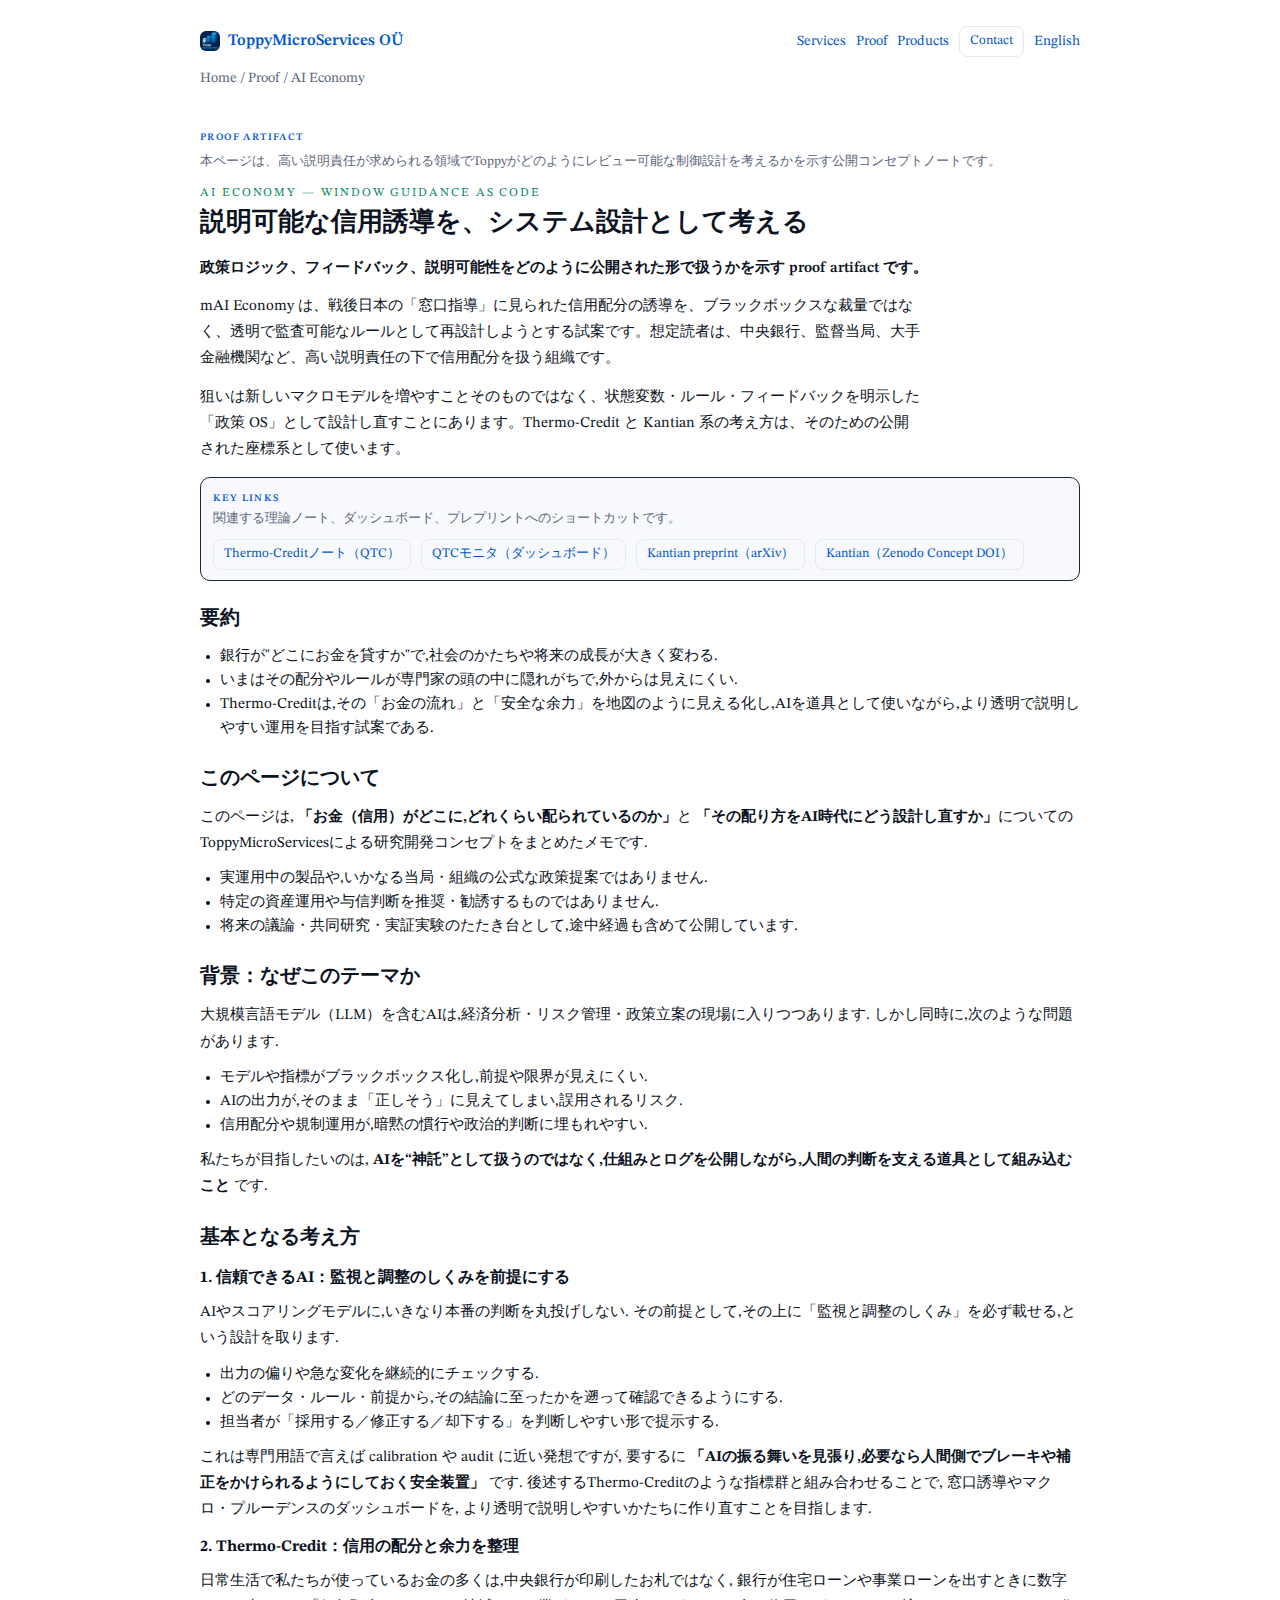
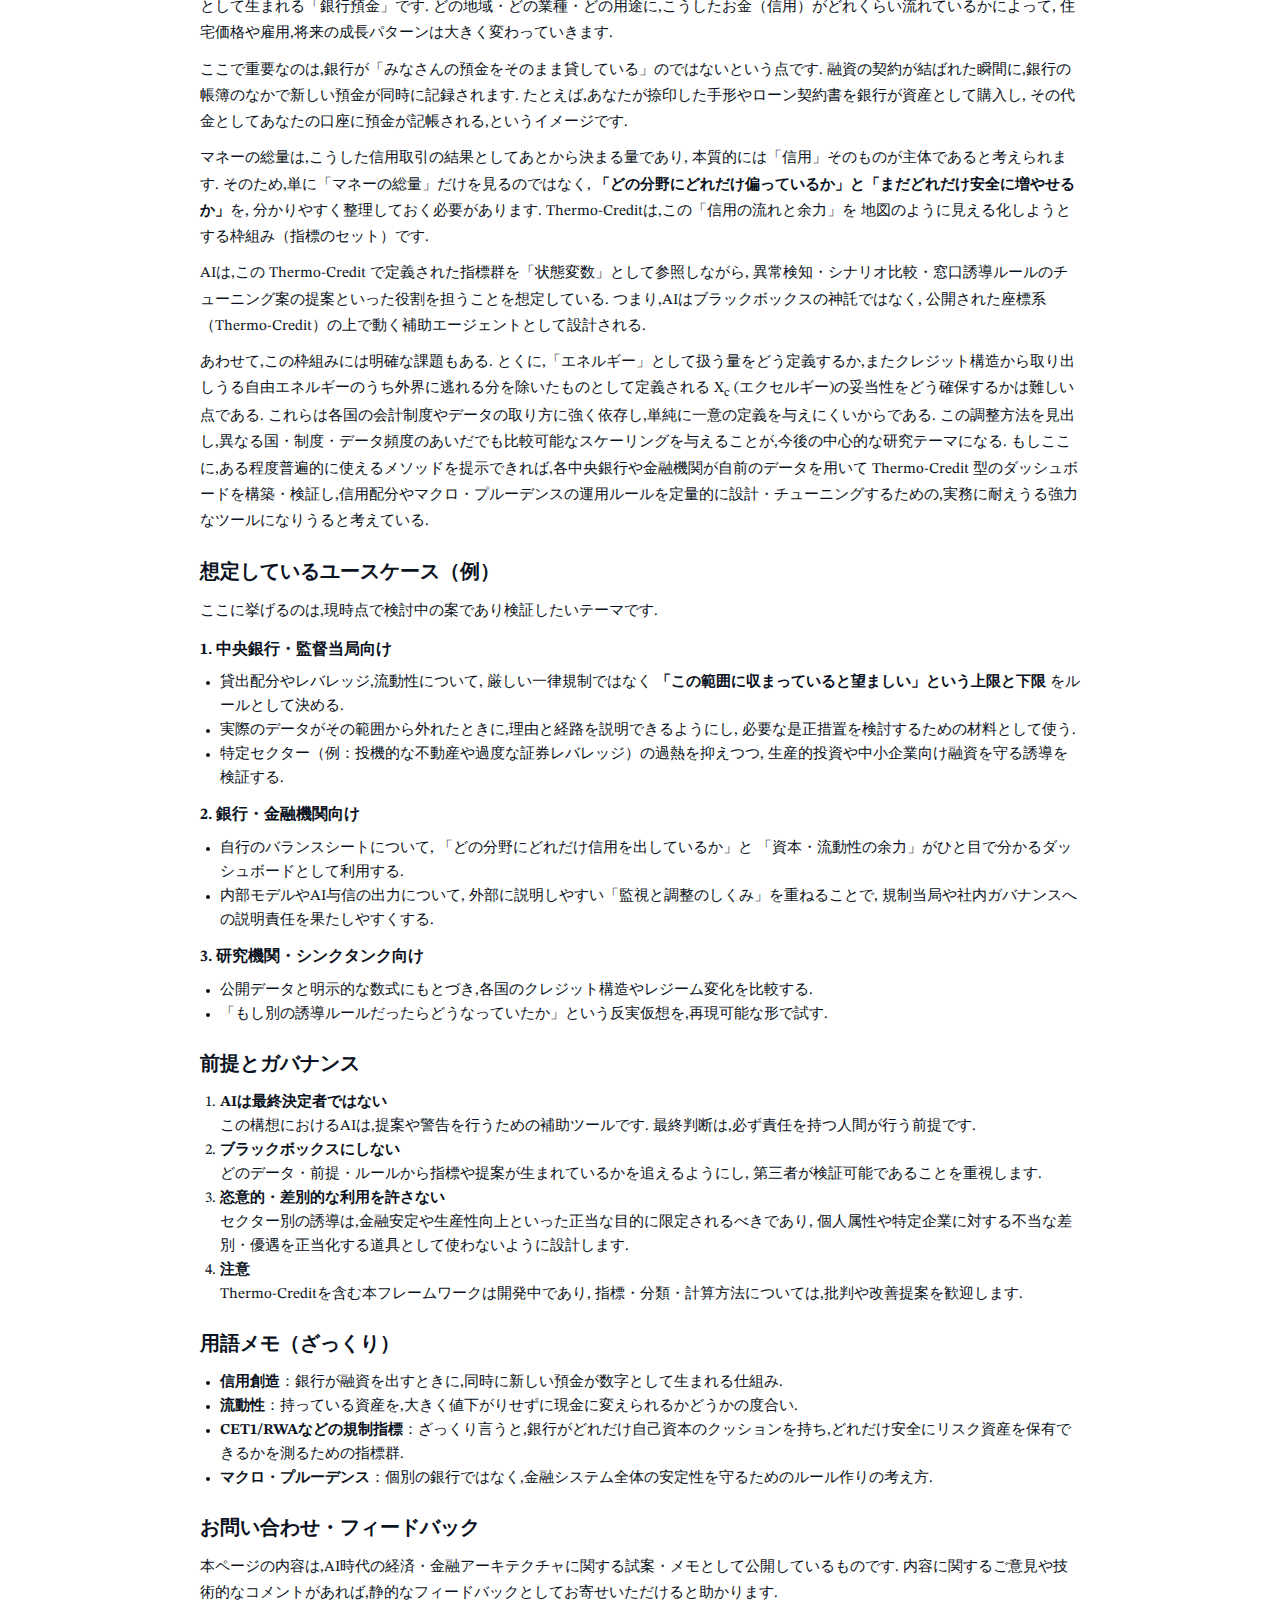
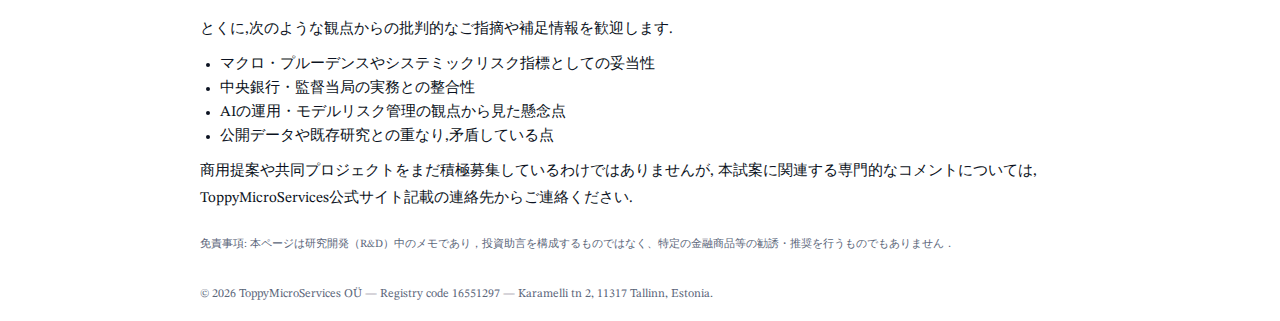
<file: Economy_AI_ERA_ja.html>
<!doctype html>
<html lang="ja">
<head>
  <meta charset="utf-8">
  <meta name="viewport" content="width=device-width, initial-scale=1">
  <title>AI Economy proof artifact — 説明可能な信用誘導 | ToppyMicroServices</title>
  <meta name="description" content="高い説明責任が求められる領域で、Toppyがどのように透明でレビュー可能な信用誘導と制御設計を考えるかを示す公開 proof artifact。">
  <link rel="canonical" href="https://www.toppymicros.com/Economy_AI_ERA_ja.html">
  <meta name="robots" content="index,follow,max-image-preview:large">
  <meta name="theme-color" content="#0b1221">
  <meta name="color-scheme" content="dark light">
  <link rel="alternate" hreflang="ja" href="https://www.toppymicros.com/Economy_AI_ERA_ja.html">
  <link rel="alternate" hreflang="en" href="https://www.toppymicros.com/Economy_AI_ERA.html">
  <link rel="alternate" hreflang="x-default" href="https://www.toppymicros.com/Economy_AI_ERA.html">

  <!-- Icons -->
  <link rel="icon" href="/favicon.ico" sizes="any">
  <link rel="icon" type="image/png" href="/favicon-32.png" sizes="32x32">
  <link rel="apple-touch-icon" href="/apple-touch-icon.png" sizes="180x180">
  
  <!-- 
  <link rel="icon" href="/favicon.ico" sizes="any">
  <link rel="icon" type="image/png" href="/favicon-32.png" sizes="32x32">
  <link rel="apple-touch-icon" href="/apple-touch-icon.png" sizes="180x180">
  -->

  <!-- Open Graph / Twitter -->
  <meta property="og:type" content="article">
  <meta property="og:title" content="AI Economy proof artifact — 説明可能な信用誘導 | ToppyMicroServices">
  <meta property="og:description" content="透明でレビュー可能な信用誘導と制御設計を示す公開 proof artifact。">
  <meta property="og:url" content="https://www.toppymicros.com/Economy_AI_ERA_ja.html">
  <meta property="og:image" content="https://www.toppymicros.com/og-brand-clean.png">
  <meta property="og:site_name" content="ToppyMicroServices">
  <meta name="twitter:card" content="summary_large_image">
  <meta name="twitter:title" content="AI Economy proof artifact — 説明可能な信用誘導 | ToppyMicroServices">
  <meta name="twitter:description" content="透明でレビュー可能な信用誘導と制御設計を示す公開 proof artifact。">
  <meta name="twitter:image" content="https://www.toppymicros.com/og-brand-clean.png">

  <script type="application/ld+json">
  {
    "@context": "https://schema.org",
    "@type": "Article",
    "headline": "説明可能な信用誘導を、システム設計として考える",
    "description": "高い説明責任が求められる領域で、Toppyがどのように透明でレビュー可能な信用誘導と制御設計を考えるかを示す公開 proof artifact。",
    "url": "https://www.toppymicros.com/Economy_AI_ERA_ja.html",
    "mainEntityOfPage": "https://www.toppymicros.com/Economy_AI_ERA_ja.html",
    "inLanguage": "ja",
    "author": {
      "@type": "Organization",
      "name": "ToppyMicroServices OÜ",
      "url": "https://www.toppymicros.com/"
    },
    "publisher": {
      "@type": "Organization",
      "name": "ToppyMicroServices OÜ",
      "url": "https://www.toppymicros.com/",
      "logo": {
        "@type": "ImageObject",
        "url": "https://www.toppymicros.com/216722720.png"
      }
    },
    "about": [
      "AI economy",
      "説明可能な信用誘導",
      "レビュー可能な制御",
      "高説明責任システム"
    ]
  }
  </script>

  <!-- Typography -->
  <link rel="stylesheet" href="https://fonts.googleapis.com/css2?family=STIX+Two+Text:wght@400;500;600;700&display=swap">

  <!-- Styles: unify with English page -->
  <style>
    :root {
      --bg: #0b1221;
      --fg: #e6e9f2;
      --muted: #a7b0c3;
      --card: #121a2e;
      --accent: #5aa7ff;
      --accent-2: #72e5b6;
      --border: #1b2540;
      --link: var(--accent);
      --border-soft: #1b2540;
    }
    @media (prefers-color-scheme: light) {
      :root {
        --bg: #ffffff; --fg: #0b1221; --muted: #5b667a; --card: #f7f9fc; --accent: #0056cc; --accent-2: #088a5b; --border: #e6e9f2;
      }
    }
    html,body{
      margin:0; padding:0; background:var(--bg); color:var(--fg);
      font:16px/1.6 "STIX Two Text","Times New Roman",serif;
    }
    strong,b{font-weight:700 !important}
    header,main,footer{max-width:880px;margin:0 auto;padding:16px}
    header{padding-top:20px}
    a{color:var(--link);text-decoration:none}
    a:hover{text-decoration:underline}
    .crumbs{font-size:14px;color:var(--muted);margin-bottom:8px}
    .crumbs a{color:inherit}
    h1{font-size:28px;margin:6px 0 14px}
    h2{font-size:20px;margin:22px 0 10px}
    h3{font-size:16px;margin:12px 0 8px}
    .container.nav{display:flex;justify-content:space-between;align-items:center;gap:12px;padding:6px 0 10px}
    .brand{display:flex;align-items:center;gap:8px;font-weight:600}
    .brand-logo{border-radius:6px;display:block;height:20px;width:auto}
    .links{display:flex;gap:10px;align-items:center;flex-wrap:wrap;font-size:14px}
    .nav-toggle{display:none;align-items:center;gap:8px;border:1px solid var(--border);background:transparent;color:var(--fg);padding:6px 10px;border-radius:10px;font-size:14px}
    .nav-toggle svg{display:block}
    .btn{border:1px solid var(--border);padding:4px 10px;border-radius:8px;font-size:13px}
    .muted{color:var(--muted);font-size:13px}
    .badge{display:inline-flex;align-items:center;padding:3px 9px;border-radius:999px;font-size:11px;border:1px solid var(--border-soft);color:var(--muted);gap:4px}
    .hero-kicker{font-size:12px;text-transform:uppercase;letter-spacing:0.16em;color: var(--accent-2)}
    .hero-title{margin:4px 0 16px;font-size:26px;line-height:1.25}
    .lead{font-size:15px;color:var(--fg);max-width:720px;margin:0 0 12px}
    .hero-subline{font-size:15px;color:var(--fg);font-weight:600;margin:0 0 12px}
    p{font-size:15px;line-height:1.75;color:var(--fg);margin:0 0 10px}
    ul{padding-left:20px;margin:0 0 10px;font-size:15px;color:var(--fg)}
    ol{padding-left:20px;margin:0 0 10px;font-size:15px;color:var(--fg)}
    .grid{display:grid;grid-template-columns:minmax(0,1.7fr) minmax(0,1.3fr);gap:18px;margin-top:8px}
    .card{border:1px solid var(--border-soft);border-radius:10px;padding:12px 12px 10px;background:var(--card)}
    .label{font-size:10px;font-weight:600;text-transform:uppercase;letter-spacing:0.14em;color: var(--accent);margin-bottom:2px}
    .inline-kpi{font-size:12px;color:var(--muted)}
    a.underline{text-decoration:underline}
    .footer-note{margin-top:24px;font-size:11px;color:var(--muted)}
    .small-print{font-size:12px;color:var(--muted)}
    @media (max-width:720px){.grid{grid-template-columns:1fr}.hero-title{font-size:22px}}
    /* Mobile (iPhone) header/nav readability improvements */
    @media (max-width:540px){
      .container.nav{flex-direction:column;align-items:stretch;gap:8px}
      .nav-toggle{display:inline-flex}
      .links{display:none;flex-direction:column;align-items:flex-start;gap:8px;padding:8px 10px;border:1px solid var(--border);border-radius:12px;background:var(--card)}
      .links.open{display:flex}
      .links a{display:inline-flex;align-items:center;padding:8px 10px;border-radius:8px;width:100%}
      .btn{padding:8px 10px}
      header,main,footer{padding-left:calc(16px + env(safe-area-inset-left));padding-right:calc(16px + env(safe-area-inset-right))}
      a{-webkit-tap-highlight-color: rgba(90,167,255,0.25)}
    }
    .nav-toggle:focus-visible, .links a:focus-visible { outline: 2px solid var(--accent); outline-offset: 2px; }
  </style>
  <script defer data-domain="toppymicros.com" data-auto="false" src="https://plausible.io/js/script.tag"></script>
  <script defer src="/assets/global.js"></script>
</head>
<body>
<header>
  <div class="container nav">
    <div class="brand">
      <a href="index.html"><img src="216722720.png" alt="ToppyMicroServices logo" class="brand-logo" width="20" height="20" decoding="async" fetchpriority="high"></a>
      <a href="index.html">ToppyMicroServices OÜ</a>
    </div>
    <button class="nav-toggle" aria-controls="primary-nav-ja" aria-expanded="false" aria-label="メニュー">
      <svg width="20" height="20" viewBox="0 0 24 24" fill="none" xmlns="http://www.w3.org/2000/svg" aria-hidden="true"><path d="M3 6h18M3 12h18M3 18h18" stroke="currentColor" stroke-width="2" stroke-linecap="round"/></svg>
      <span class="nav-label">メニュー</span>
    </button>
    <nav class="links" id="primary-nav-ja">
      <a href="/#services">Services</a>
      <a href="/#proof">Proof</a>
      <a href="/#products">Products</a>
      <a href="/contact.html" class="btn">Contact</a>
      <a href="Economy_AI_ERA.html">English</a>
    </nav>
  </div>
  <div class="crumbs">
    <a href="/">Home</a> / <a href="/#proof">Proof</a> / <span>AI Economy</span>
  </div>
</header>

<main>
  <div class="label">Proof artifact</div>
  <p class="muted" style="margin:6px 0 10px">本ページは、高い説明責任が求められる領域でToppyがどのようにレビュー可能な制御設計を考えるかを示す公開コンセプトノートです。</p>
  <div class="hero-kicker">AI Economy — Window Guidance as Code</div>
  <h1 class="hero-title">説明可能な信用誘導を、システム設計として考える</h1>
  <p class="hero-subline">政策ロジック、フィードバック、説明可能性をどのように公開された形で扱うかを示す proof artifact です。</p>
  <p class="lead">mAI Economy は、戦後日本の「窓口指導」に見られた信用配分の誘導を、ブラックボックスな裁量ではなく、透明で監査可能なルールとして再設計しようとする試案です。想定読者は、中央銀行、監督当局、大手金融機関など、高い説明責任の下で信用配分を扱う組織です。</p>
  <p class="lead">狙いは新しいマクロモデルを増やすことそのものではなく、状態変数・ルール・フィードバックを明示した「政策 OS」として設計し直すことにあります。Thermo-Credit と Kantian 系の考え方は、そのための公開された座標系として使います。</p>

  <div class="card" aria-label="Key links" style="margin-top:14px">
    <div class="label">Key links</div>
    <p class="muted" style="margin-bottom:8px">関連する理論ノート、ダッシュボード、プレプリントへのショートカットです。</p>
    <div style="display:flex; gap:10px; flex-wrap:wrap">
      <a class="btn" href="theory.html">Thermo-Creditノート（QTC）</a>
      <a class="btn" href="https://www.toppymicros.com/2025_11_Thermo_Credit/report.html" target="_blank" rel="noopener noreferrer">QTCモニタ（ダッシュボード）</a>
      <a class="btn" href="https://arxiv.org/abs/2510.14925" target="_blank" rel="noopener noreferrer">Kantian preprint（arXiv）</a>
      <a class="btn" href="https://doi.org/10.5281/zenodo.17358362" target="_blank" rel="noopener noreferrer">Kantian（Zenodo Concept DOI）</a>
    </div>
  </div>

  <section id="summary">
    <h2>要約</h2>
    <ul>
      <li>銀行が"どこにお金を貸すか"で,社会のかたちや将来の成長が大きく変わる.</li>
      <li>いまはその配分やルールが専門家の頭の中に隠れがちで,外からは見えにくい.</li>
      <li>Thermo-Creditは,その「お金の流れ」と「安全な余力」を地図のように見える化し,AIを道具として使いながら,より透明で説明しやすい運用を目指す試案である.</li>
    </ul>
  </section>

  <section id="positioning">
    <h2>このページについて</h2>
    <p>
      このページは,
      <strong>「お金（信用）がどこに,どれくらい配られているのか」</strong>と
      <strong>「その配り方をAI時代にどう設計し直すか」</strong>についての
      ToppyMicroServicesによる研究開発コンセプトをまとめたメモです.
    </p>
    <ul>
      <li>実運用中の製品や,いかなる当局・組織の公式な政策提案ではありません.</li>
      <li>特定の資産運用や与信判断を推奨・勧誘するものではありません.</li>
      <li>将来の議論・共同研究・実証実験のたたき台として,途中経過も含めて公開しています.</li>
    </ul>
  </section>

  <section id="background">
    <h2>背景：なぜこのテーマか</h2>
    <p>
      大規模言語モデル（LLM）を含むAIは,経済分析・リスク管理・政策立案の現場に入りつつあります.
      しかし同時に,次のような問題があります.
    </p>
    <ul>
      <li>モデルや指標がブラックボックス化し,前提や限界が見えにくい.</li>
      <li>AIの出力が,そのまま「正しそう」に見えてしまい,誤用されるリスク.</li>
      <li>信用配分や規制運用が,暗黙の慣行や政治的判断に埋もれやすい.</li>
    </ul>
    <p>
      私たちが目指したいのは,
      <strong>AIを“神託”として扱うのではなく,仕組みとログを公開しながら,人間の判断を支える道具として組み込むこと</strong>
      です.
    </p>
  </section>

  <section id="core-ideas">
    <h2>基本となる考え方</h2>

    <article id="reliable-ai">
      <h3>1. 信頼できるAI：監視と調整のしくみを前提にする</h3>
      <p>
        AIやスコアリングモデルに,いきなり本番の判断を丸投げしない.
        その前提として,その上に「監視と調整のしくみ」を必ず載せる,という設計を取ります.
      </p>
      <ul>
        <li>出力の偏りや急な変化を継続的にチェックする.</li>
        <li>どのデータ・ルール・前提から,その結論に至ったかを遡って確認できるようにする.</li>
        <li>担当者が「採用する／修正する／却下する」を判断しやすい形で提示する.</li>
      </ul>
      <p>
        これは専門用語で言えば calibration や audit に近い発想ですが, 要するに
        <strong>「AIの振る舞いを見張り,必要なら人間側でブレーキや補正をかけられるようにしておく安全装置」</strong>
        です.
        後述するThermo-Creditのような指標群と組み合わせることで,
        窓口誘導やマクロ・プルーデンスのダッシュボードを,
        より透明で説明しやすいかたちに作り直すことを目指します.
      </p>
    </article>

    <article id="thermo-credit">
      <h3>2. Thermo-Credit：信用の配分と余力を整理</h3>
      <p>
        日常生活で私たちが使っているお金の多くは,中央銀行が印刷したお札ではなく,
        銀行が住宅ローンや事業ローンを出すときに数字として生まれる「銀行預金」です.
        どの地域・どの業種・どの用途に,こうしたお金（信用）がどれくらい流れているかによって,
        住宅価格や雇用,将来の成長パターンは大きく変わっていきます.
      </p>
      <p>
        ここで重要なのは,銀行が「みなさんの預金をそのまま貸している」のではないという点です.
        融資の契約が結ばれた瞬間に,銀行の帳簿のなかで新しい預金が同時に記録されます.
        たとえば,あなたが捺印した手形やローン契約書を銀行が資産として購入し,
        その代金としてあなたの口座に預金が記帳される,というイメージです.
      </p>
      <p>
        マネーの総量は,こうした信用取引の結果としてあとから決まる量であり,
        本質的には「信用」そのものが主体であると考えられます.
        そのため,単に「マネーの総量」だけを見るのではなく,
        <strong>「どの分野にどれだけ偏っているか」と「まだどれだけ安全に増やせるか」</strong>を,
        分かりやすく整理しておく必要があります.
        Thermo-Creditは,この「信用の流れと余力」を
        地図のように見える化しようとする枠組み（指標のセット）です.
      </p>
      <p>
        AIは,この Thermo-Credit で定義された指標群を「状態変数」として参照しながら,
        異常検知・シナリオ比較・窓口誘導ルールのチューニング案の提案といった役割を担うことを想定している.
        つまり,AIはブラックボックスの神託ではなく,
        公開された座標系（Thermo-Credit）の上で動く補助エージェントとして設計される.
      </p>
      <p>
        あわせて,この枠組みには明確な課題もある.
        とくに,「エネルギー」として扱う量をどう定義するか,またクレジット構造から取り出しうる自由エネルギーのうち外界に逃れる分を除いたものとして定義される X<sub>c</sub> (エクセルギー)の妥当性をどう確保するかは難しい点である.
        これらは各国の会計制度やデータの取り方に強く依存し,単純に一意の定義を与えにくいからである.
        この調整方法を見出し,異なる国・制度・データ頻度のあいだでも比較可能なスケーリングを与えることが,今後の中心的な研究テーマになる.
        もしここに,ある程度普遍的に使えるメソッドを提示できれば,各中央銀行や金融機関が自前のデータを用いて Thermo-Credit 型のダッシュボードを構築・検証し,信用配分やマクロ・プルーデンスの運用ルールを定量的に設計・チューニングするための,実務に耐えうる強力なツールになりうると考えている.
      </p>
    </article>

  </section>

  <section id="use-cases">
    <h2>想定しているユースケース（例）</h2>
    <p>ここに挙げるのは,現時点で検討中の案であり検証したいテーマです.</p>

    <h3>1. 中央銀行・監督当局向け</h3>
    <ul>
      <li>
        貸出配分やレバレッジ,流動性について,
        厳しい一律規制ではなく
        <strong>「この範囲に収まっていると望ましい」という上限と下限</strong>
        をルールとして決める.
      </li>
      <li>
        実際のデータがその範囲から外れたときに,理由と経路を説明できるようにし,
        必要な是正措置を検討するための材料として使う.
      </li>
      <li>
        特定セクター（例：投機的な不動産や過度な証券レバレッジ）の過熱を抑えつつ,
        生産的投資や中小企業向け融資を守る誘導を検証する.
      </li>
    </ul>

    <h3>2. 銀行・金融機関向け</h3>
    <ul>
      <li>
        自行のバランスシートについて,
        「どの分野にどれだけ信用を出しているか」と
        「資本・流動性の余力」がひと目で分かるダッシュボードとして利用する.
      </li>
      <li>
        内部モデルやAI与信の出力について,
        外部に説明しやすい「監視と調整のしくみ」を重ねることで,
        規制当局や社内ガバナンスへの説明責任を果たしやすくする.
      </li>
    </ul>

    <h3>3. 研究機関・シンクタンク向け</h3>
    <ul>
      <li>公開データと明示的な数式にもとづき,各国のクレジット構造やレジーム変化を比較する.</li>
      <li>「もし別の誘導ルールだったらどうなっていたか」という反実仮想を,再現可能な形で試す.</li>
    </ul>
  </section>

  <section id="governance">
    <h2>前提とガバナンス</h2>
    <ol>
      <li>
        <strong>AIは最終決定者ではない</strong><br>
        この構想におけるAIは,提案や警告を行うための補助ツールです.
        最終判断は,必ず責任を持つ人間が行う前提です.
      </li>
      <li>
        <strong>ブラックボックスにしない</strong><br>
        どのデータ・前提・ルールから指標や提案が生まれているかを追えるようにし,
        第三者が検証可能であることを重視します.
      </li>
      <li>
        <strong>恣意的・差別的な利用を許さない</strong><br>
        セクター別の誘導は,金融安定や生産性向上といった正当な目的に限定されるべきであり,
        個人属性や特定企業に対する不当な差別・優遇を正当化する道具として使わないように設計します.
      </li>
      <li>
        <strong>注意</strong><br>
        Thermo-Creditを含む本フレームワークは開発中であり,
        指標・分類・計算方法については,批判や改善提案を歓迎します.
      </li>
    </ol>
  </section>

  <section id="glossary">
    <h2>用語メモ（ざっくり）</h2>
    <ul>
      <li><strong>信用創造</strong>：銀行が融資を出すときに,同時に新しい預金が数字として生まれる仕組み.</li>
      <li><strong>流動性</strong>：持っている資産を,大きく値下がりせずに現金に変えられるかどうかの度合い.</li>
      <li><strong>CET1/RWAなどの規制指標</strong>：ざっくり言うと,銀行がどれだけ自己資本のクッションを持ち,どれだけ安全にリスク資産を保有できるかを測るための指標群.</li>
      <li><strong>マクロ・プルーデンス</strong>：個別の銀行ではなく,金融システム全体の安定性を守るためのルール作りの考え方.</li>
    </ul>
  </section>

  <section id="collaboration">
    <h2>お問い合わせ・フィードバック</h2>
    <p>
      本ページの内容は,AI時代の経済・金融アーキテクチャに関する試案・メモとして公開しているものです.
      内容に関するご意見や技術的なコメントがあれば,静的なフィードバックとしてお寄せいただけると助かります.
    </p>
    <p>
      とくに,次のような観点からの批判的なご指摘や補足情報を歓迎します.
    </p>
    <ul>
      <li>マクロ・プルーデンスやシステミックリスク指標としての妥当性</li>
      <li>中央銀行・監督当局の実務との整合性</li>
      <li>AIの運用・モデルリスク管理の観点から見た懸念点</li>
      <li>公開データや既存研究との重なり,矛盾している点</li>
    </ul>
    <p>
      商用提案や共同プロジェクトをまだ積極募集しているわけではありませんが,
      本試案に関連する専門的なコメントについては,
      ToppyMicroServices公式サイト記載の連絡先からご連絡ください.
    </p>
  </section>

  <div class="footer-note">
    免責事項: 本ページは研究開発（R&amp;D）中のメモであり，投資助言を構成するものではなく、特定の金融商品等の勧誘・推奨を行うものでもありません．
  </div>
</main>

<footer>
  <div class="small-print">
    © 2026 ToppyMicroServices OÜ — Registry code 16551297 — Karamelli tn 2, 11317 Tallinn, Estonia.
  </div>
</footer>

</body>
</html>
<script>
(() => {
  const btn = document.querySelector('.nav-toggle');
  const nav = document.getElementById('primary-nav-ja');
  if (!btn || !nav) return;
  const openLabel = '閉じる';
  const closedLabel = 'メニュー';
  const labelEl = btn.querySelector('.nav-label');
  const close = () => {
    nav.classList.remove('open');
    btn.setAttribute('aria-expanded', 'false');
    btn.setAttribute('aria-label', closedLabel);
    if (labelEl) labelEl.textContent = closedLabel;
  };
  btn.addEventListener('click', () => {
    const opened = nav.classList.toggle('open');
    btn.setAttribute('aria-expanded', opened ? 'true' : 'false');
    btn.setAttribute('aria-label', opened ? openLabel : closedLabel);
    if (labelEl) labelEl.textContent = opened ? openLabel : closedLabel;
  });
  document.addEventListener('click', (e) => {
    if (nav.classList.contains('open')) {
      if (!nav.contains(e.target) && !btn.contains(e.target)) close();
    }
  });
  document.addEventListener('keydown', (e) => {
    if (e.key === 'Escape') close();
  });
})();
</script>
</html>
</file>
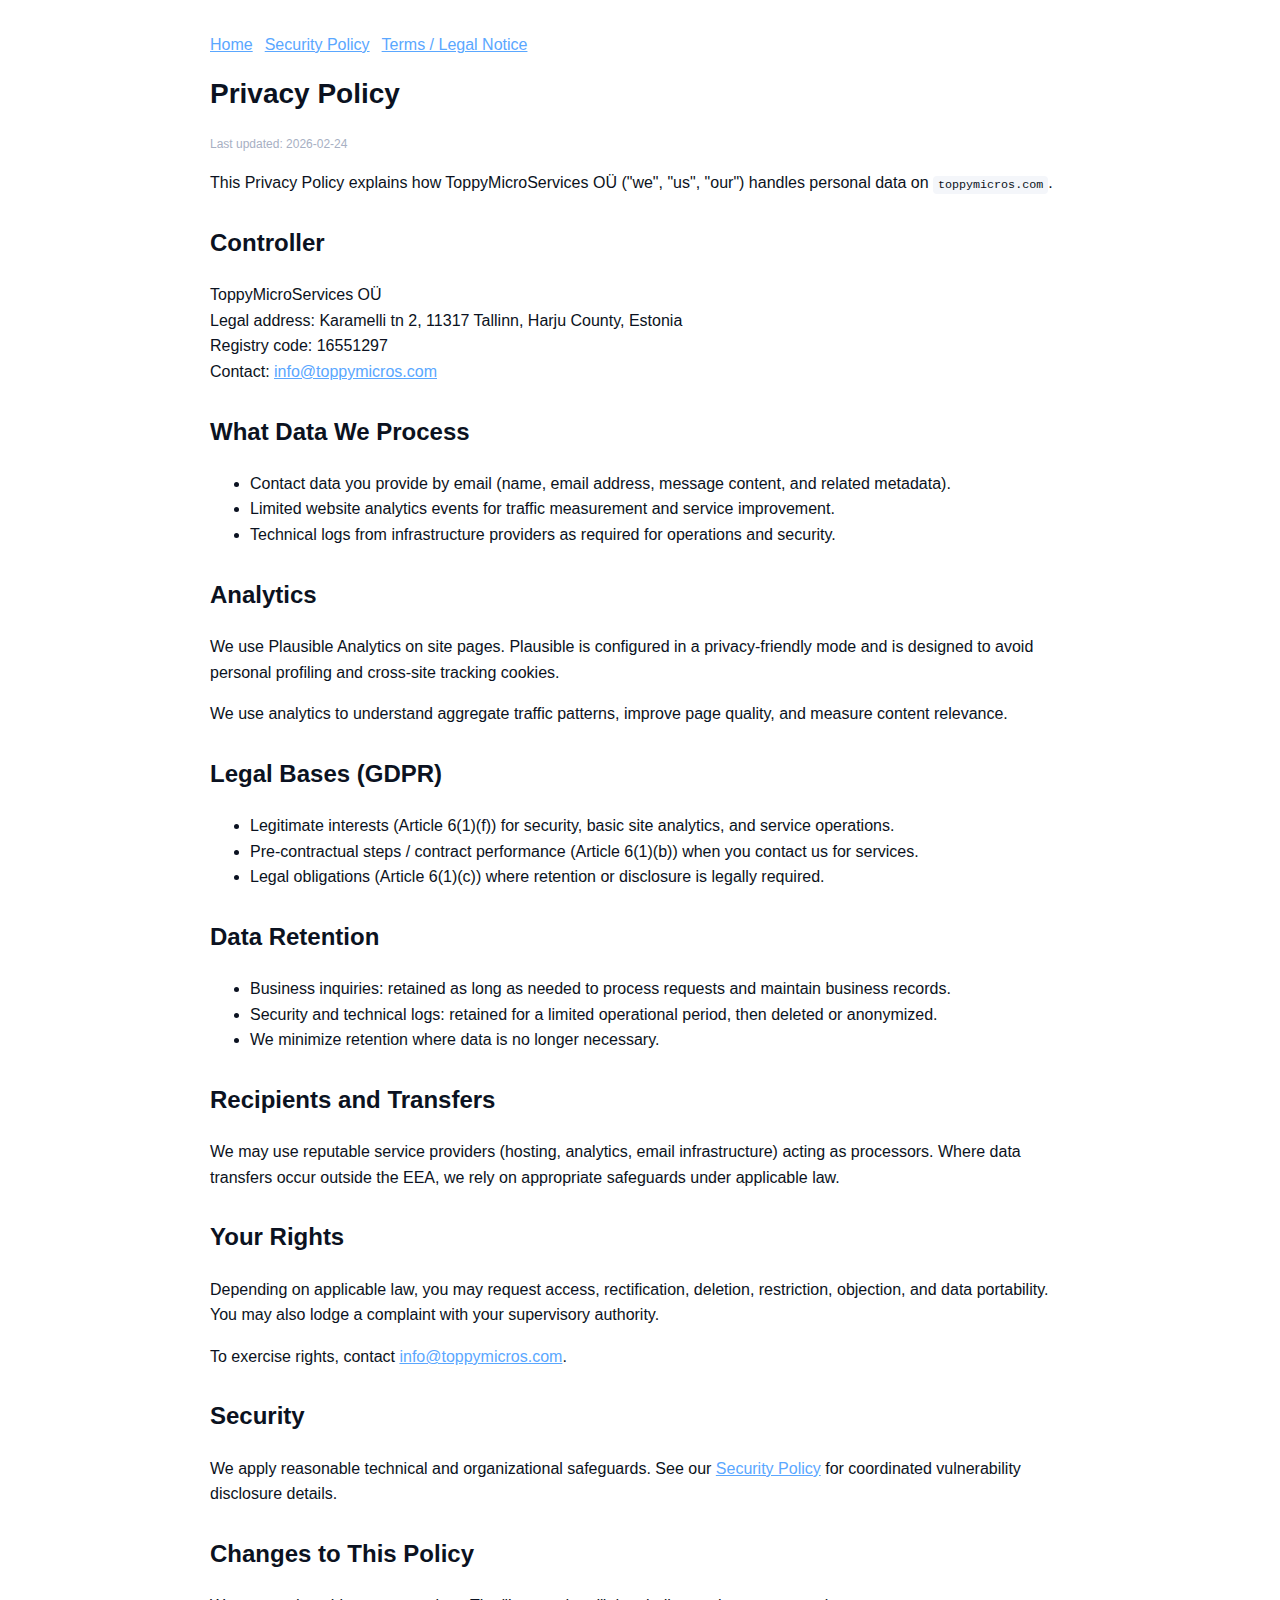
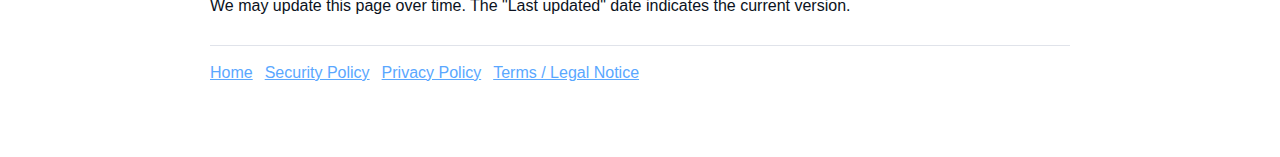
<file: privacy-policy.html>
<!DOCTYPE html>
<html lang="en">
<head>
<meta charset="UTF-8" />
<title>Privacy Policy | ToppyMicroServices</title>
<meta name="viewport" content="width=device-width,initial-scale=1" />
<meta name="description" content="Privacy Policy for ToppyMicroServices OÜ: data handling, contact forms, analytics, retention, legal basis, and data subject rights." />
<meta name="robots" content="index,follow,max-image-preview:large" />
<meta name="theme-color" content="#0b1221" />
<meta name="color-scheme" content="dark light" />
<link rel="canonical" href="https://www.toppymicros.com/privacy-policy.html" />

<link rel="icon" href="/favicon.ico" sizes="any">
<link rel="icon" type="image/png" href="/favicon-32.png" sizes="32x32">
<link rel="apple-touch-icon" href="/apple-touch-icon.png" sizes="180x180">

<meta property="og:type" content="website" />
<meta property="og:title" content="Privacy Policy | ToppyMicroServices" />
<meta property="og:description" content="How ToppyMicroServices handles personal data and analytics on toppymicros.com." />
<meta property="og:url" content="https://www.toppymicros.com/privacy-policy.html" />
<meta property="og:site_name" content="ToppyMicroServices" />
<meta property="og:image" content="https://www.toppymicros.com/og-brand-clean.png" />
<meta name="twitter:card" content="summary_large_image" />
<meta name="twitter:title" content="Privacy Policy | ToppyMicroServices" />
<meta name="twitter:description" content="How ToppyMicroServices handles personal data and analytics on toppymicros.com." />
<meta name="twitter:image" content="https://www.toppymicros.com/og-brand-clean.png" />

<style>
  body{font-family:-apple-system,BlinkMacSystemFont,Segoe UI,Helvetica,Arial,sans-serif;margin:0;padding:32px;line-height:1.6;background:#0b1221;color:#e6e9f2;}
  a{color:#5aa7ff}
  h1{margin-top:0;font-size:28px}
  h2{margin-top:28px}
  section{max-width:860px;margin:0 auto 40px;padding:0 8px}
  code{background:#121a2e;padding:2px 5px;border-radius:4px;font-size:90%}
  .date{font-size:12px;color:#a7b0c3;margin-bottom:16px}
  .top-links{display:flex;gap:12px;flex-wrap:wrap;margin-bottom:14px}
  .footer-links{display:flex;gap:12px;flex-wrap:wrap;margin-top:26px;padding-top:14px;border-top:1px solid rgba(167,176,195,.35)}
  @media (prefers-color-scheme: light){body{background:#ffffff;color:#0b1221} code{background:#f4f6fa}}
</style>
<script defer data-domain="toppymicros.com" data-auto="false" src="https://plausible.io/js/script.tag"></script>
<script defer src="/assets/global.js"></script>
</head>
<body>
  <section>
    <div class="top-links">
      <a href="/">Home</a>
      <a href="/security-policy.html">Security Policy</a>
      <a href="/terms-legal-notice.html">Terms / Legal Notice</a>
    </div>

    <h1>Privacy Policy</h1>
    <div class="date">Last updated: 2026-02-24</div>

    <p>This Privacy Policy explains how ToppyMicroServices OÜ ("we", "us", "our") handles personal data on <code>toppymicros.com</code>.</p>

    <h2>Controller</h2>
    <p>ToppyMicroServices OÜ<br>
    Legal address: Karamelli tn 2, 11317 Tallinn, Harju County, Estonia<br>
    Registry code: 16551297<br>
    Contact: <a href="mailto:info@toppymicros.com">info@toppymicros.com</a></p>

    <h2>What Data We Process</h2>
    <ul>
      <li>Contact data you provide by email (name, email address, message content, and related metadata).</li>
      <li>Limited website analytics events for traffic measurement and service improvement.</li>
      <li>Technical logs from infrastructure providers as required for operations and security.</li>
    </ul>

    <h2>Analytics</h2>
    <p>We use Plausible Analytics on site pages. Plausible is configured in a privacy-friendly mode and is designed to avoid personal profiling and cross-site tracking cookies.</p>
    <p>We use analytics to understand aggregate traffic patterns, improve page quality, and measure content relevance.</p>

    <h2>Legal Bases (GDPR)</h2>
    <ul>
      <li>Legitimate interests (Article 6(1)(f)) for security, basic site analytics, and service operations.</li>
      <li>Pre-contractual steps / contract performance (Article 6(1)(b)) when you contact us for services.</li>
      <li>Legal obligations (Article 6(1)(c)) where retention or disclosure is legally required.</li>
    </ul>

    <h2>Data Retention</h2>
    <ul>
      <li>Business inquiries: retained as long as needed to process requests and maintain business records.</li>
      <li>Security and technical logs: retained for a limited operational period, then deleted or anonymized.</li>
      <li>We minimize retention where data is no longer necessary.</li>
    </ul>

    <h2>Recipients and Transfers</h2>
    <p>We may use reputable service providers (hosting, analytics, email infrastructure) acting as processors. Where data transfers occur outside the EEA, we rely on appropriate safeguards under applicable law.</p>

    <h2>Your Rights</h2>
    <p>Depending on applicable law, you may request access, rectification, deletion, restriction, objection, and data portability. You may also lodge a complaint with your supervisory authority.</p>
    <p>To exercise rights, contact <a href="mailto:info@toppymicros.com">info@toppymicros.com</a>.</p>

    <h2>Security</h2>
    <p>We apply reasonable technical and organizational safeguards. See our <a href="/security-policy.html">Security Policy</a> for coordinated vulnerability disclosure details.</p>

    <h2>Changes to This Policy</h2>
    <p>We may update this page over time. The "Last updated" date indicates the current version.</p>

    <div class="footer-links" aria-label="Legal links">
      <a href="/">Home</a>
      <a href="/security-policy.html">Security Policy</a>
      <a href="/privacy-policy.html">Privacy Policy</a>
      <a href="/terms-legal-notice.html">Terms / Legal Notice</a>
    </div>
  </section>
</body>
</html>
</file>
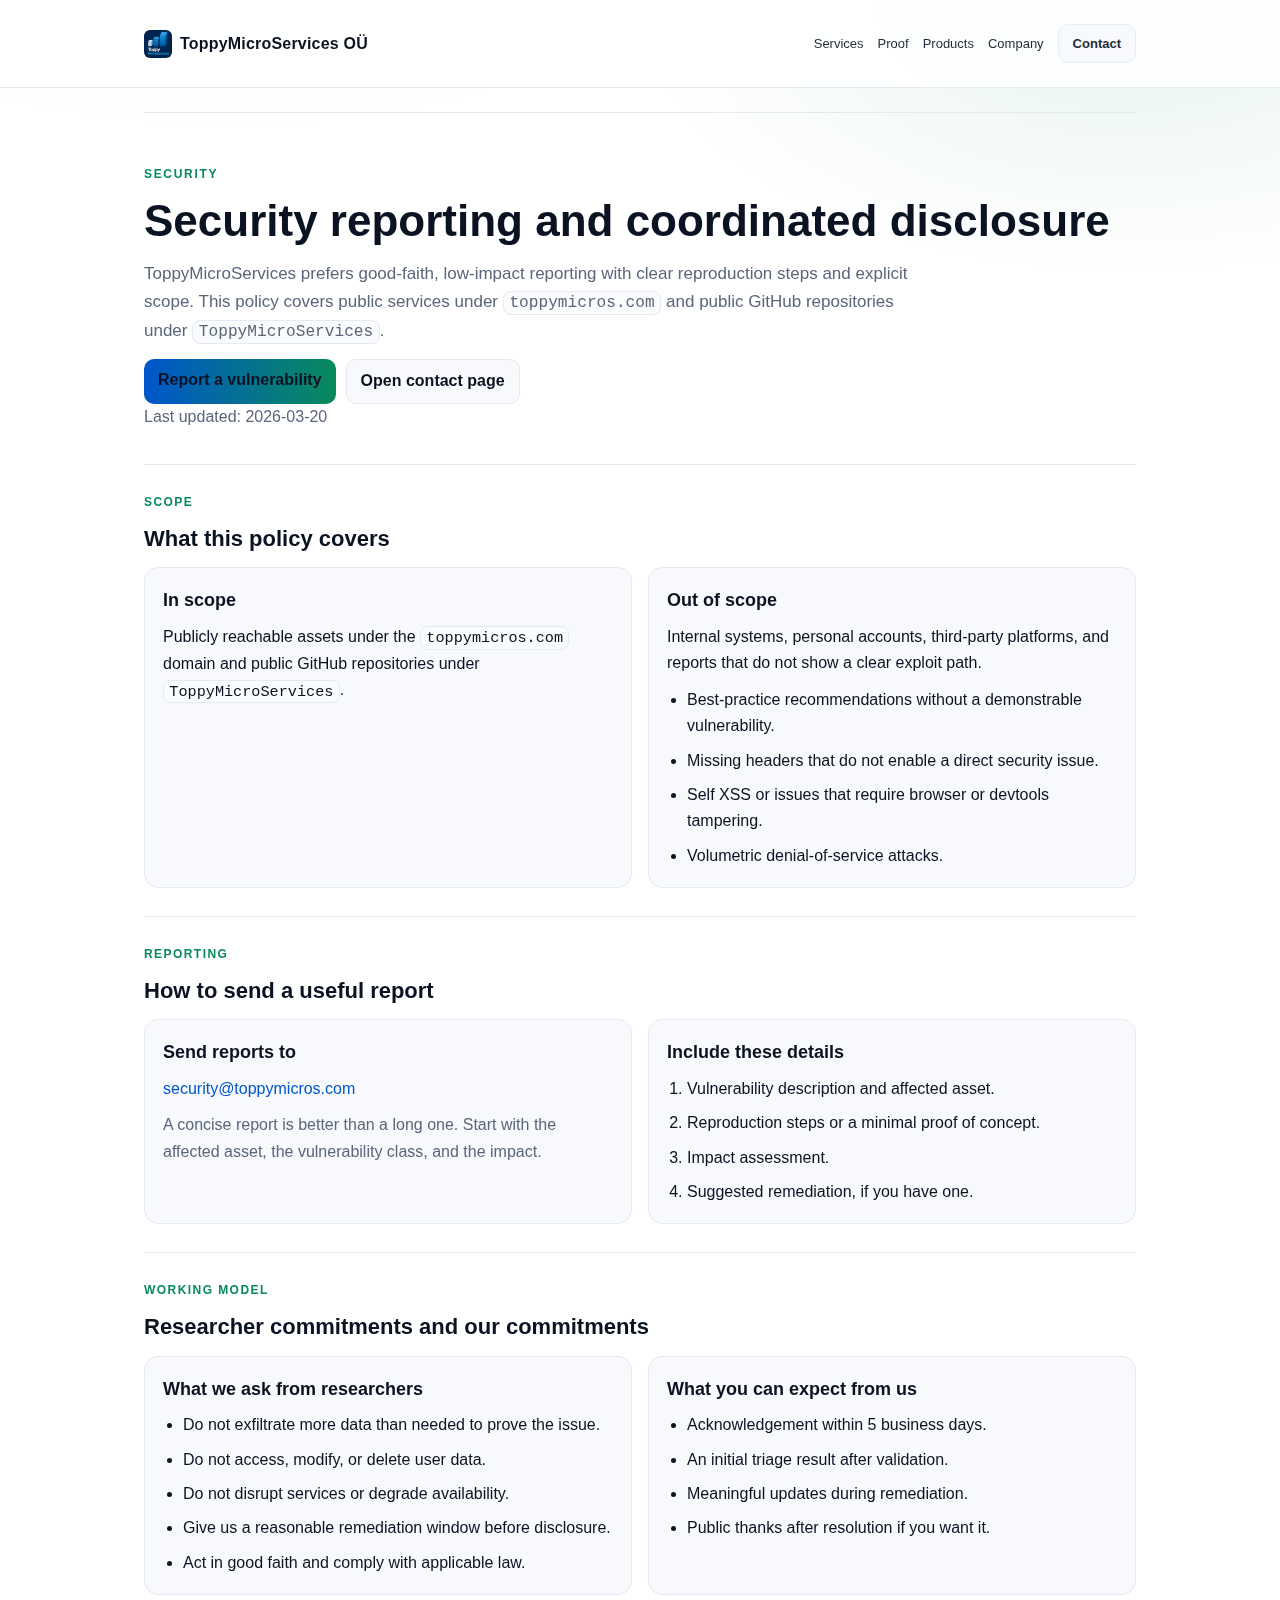
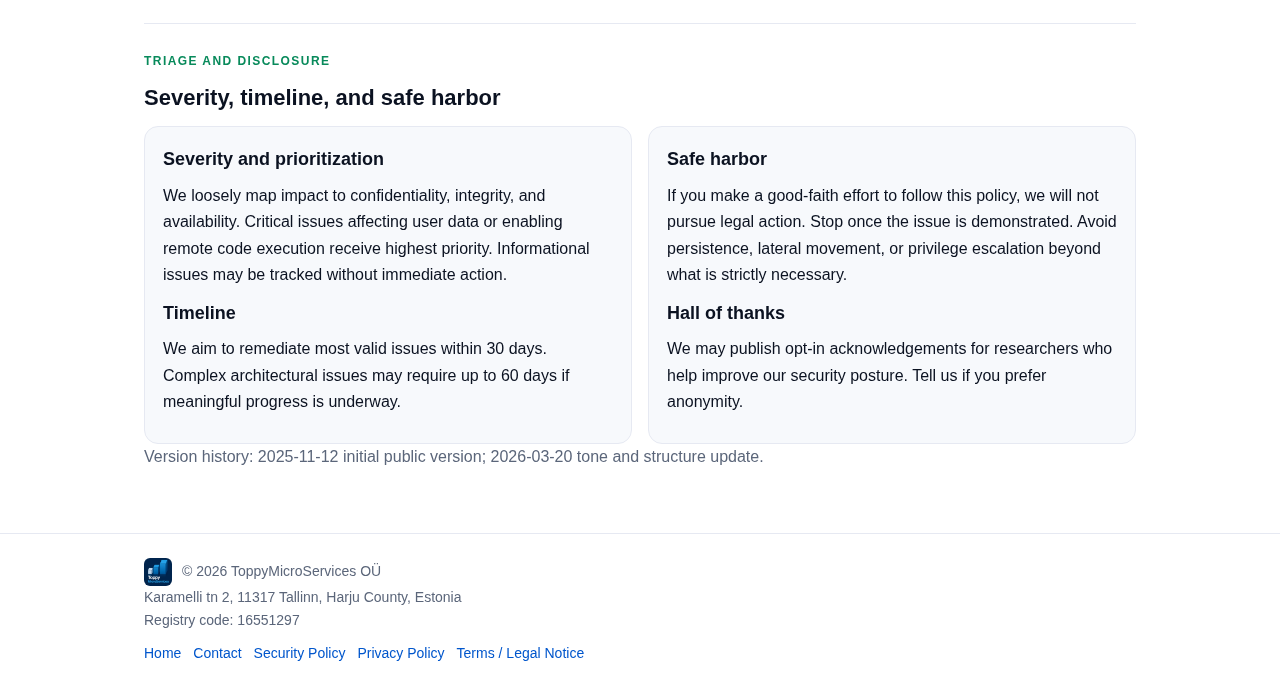
<file: security-policy.html>
<!DOCTYPE html>
<html lang="en">
<head>
<meta charset="UTF-8" />
<title>Security Policy | ToppyMicroServices</title>
<meta name="viewport" content="width=device-width,initial-scale=1" />
<meta name="description" content="Coordinated vulnerability disclosure policy for ToppyMicroServices, including scope, reporting process, timelines, and safe harbor commitments." />
<meta name="robots" content="index,follow,max-image-preview:large" />
<meta name="theme-color" content="#0b1221" />
<meta name="color-scheme" content="dark light" />
<link rel="canonical" href="https://www.toppymicros.com/security-policy.html" />

<link rel="icon" href="/favicon.ico" sizes="any">
<link rel="icon" type="image/png" href="/favicon-32.png" sizes="32x32">
<link rel="apple-touch-icon" href="/apple-touch-icon.png" sizes="180x180">

<meta property="og:type" content="website" />
<meta property="og:title" content="Security Policy | ToppyMicroServices" />
<meta property="og:description" content="Coordinated vulnerability disclosure and safe harbor policy for ToppyMicroServices." />
<meta property="og:url" content="https://www.toppymicros.com/security-policy.html" />
<meta property="og:site_name" content="ToppyMicroServices" />
<meta property="og:image" content="https://www.toppymicros.com/og-brand-clean.png" />
<meta name="twitter:card" content="summary_large_image" />
<meta name="twitter:title" content="Security Policy | ToppyMicroServices" />
<meta name="twitter:description" content="Coordinated vulnerability disclosure and safe harbor policy for ToppyMicroServices." />
<meta name="twitter:image" content="https://www.toppymicros.com/og-brand-clean.png" />

<style>
  :root {
    --bg: #0b1221;
    --fg: #e6e9f2;
    --muted: #a7b0c3;
    --card: #121a2e;
    --accent: #5aa7ff;
    --accent-2: #72e5b6;
    --border: #1b2540;
    --glow-1: rgba(90,167,255,0.18);
    --glow-2: rgba(114,229,182,0.12);
    --maxw: 1040px;
  }
  @media (prefers-color-scheme: light) {
    :root {
      --bg: #ffffff;
      --fg: #0b1221;
      --muted: #5b667a;
      --card: #f7f9fc;
      --accent: #0056cc;
      --accent-2: #088a5b;
      --border: #e6e9f2;
      --glow-1: rgba(0,86,204,0.10);
      --glow-2: rgba(8,138,91,0.10);
    }
  }
  * { box-sizing: border-box; }
  html, body { margin: 0; padding: 0; }
  body {
    font-family: -apple-system, BlinkMacSystemFont, "Segoe UI", Helvetica, Arial, system-ui, sans-serif;
    background:
      radial-gradient(1000px 600px at 18% -10%, var(--glow-1), transparent 60%),
      radial-gradient(900px 500px at 88% 0%, var(--glow-2), transparent 55%),
      var(--bg);
    color: var(--fg);
    line-height: 1.65;
  }
  a { color: var(--accent); text-decoration: none; }
  a:hover { text-decoration: underline; }
  a:focus-visible, .btn:focus-visible { outline: 2px solid var(--accent); outline-offset: 2px; }
  code {
    font-family: ui-monospace, SFMono-Regular, Menlo, Consolas, monospace;
    font-size: 0.95em;
    padding: 0.12em 0.35em;
    border-radius: 8px;
    border: 1px solid var(--border);
    background: color-mix(in hsl, var(--card) 72%, var(--bg) 28%);
  }
  .container { max-width: var(--maxw); margin: 0 auto; padding: 24px; }
  header { position: sticky; top: 0; z-index: 20; border-bottom: 1px solid var(--border); backdrop-filter: blur(8px) saturate(150%); background: color-mix(in hsl, var(--bg) 88%, transparent); }
  .nav { display: flex; align-items: center; justify-content: space-between; gap: 16px; }
  .brand { display: inline-flex; align-items: center; gap: 8px; color: var(--fg); font-weight: 700; letter-spacing: .2px; white-space: nowrap; }
  .brand-logo { height: 28px; width: auto; border-radius: 6px; }
  .links { display: flex; gap: 14px; align-items: center; flex-wrap: wrap; font-size: 13px; }
  .links a { color: var(--fg); opacity: .9; }
  .btn {
    display: inline-block;
    padding: 8px 14px;
    border-radius: 10px;
    border: 1px solid var(--border);
    background: var(--card);
    color: var(--fg);
    font-weight: 600;
  }
  .btn:hover { border-color: var(--accent); text-decoration: none; }
  .btn.primary {
    background: linear-gradient(90deg, var(--accent), var(--accent-2));
    color: #0b1221;
    border: none;
  }
  main { padding-bottom: 32px; }
  .hero { padding: 52px 0 24px; }
  .eyebrow { margin: 0 0 10px; font-size: 12px; letter-spacing: .14em; text-transform: uppercase; color: var(--accent-2); font-weight: 700; }
  h1 { font-size: clamp(30px, 4vw, 44px); line-height: 1.2; margin: 0 0 12px; }
  h2 { font-size: 22px; margin: 0 0 10px; }
  h3 { font-size: 18px; margin: 0 0 8px; }
  p { margin: 0 0 10px; }
  .lead { max-width: 780px; font-size: 17px; color: var(--muted); margin: 0 0 14px; }
  .hero-actions { display: flex; gap: 10px; flex-wrap: wrap; margin-top: 14px; }
  section { padding: 28px 0; border-top: 1px solid var(--border); }
  .section-kicker { margin: 0 0 8px; font-size: 12px; letter-spacing: .12em; text-transform: uppercase; color: var(--accent-2); font-weight: 700; }
  .section-lead { color: var(--muted); margin: 0 0 14px; max-width: 760px; }
  .grid { display: grid; gap: 16px; }
  .card {
    padding: 18px;
    border: 1px solid var(--border);
    border-radius: 14px;
    background: var(--card);
  }
  .muted { color: var(--muted); }
  ul, ol { margin: 0; padding-left: 20px; }
  li + li { margin-top: 8px; }
  footer { border-top: 1px solid var(--border); color: var(--muted); font-size: 14px; }
  .footer-row { display: flex; align-items: center; gap: 10px; }
  .footer-logo { height: 28px; width: auto; border-radius: 6px; }
  .footer-links { display: flex; gap: 12px; flex-wrap: wrap; margin-top: 10px; }
  @media (min-width: 760px) {
    .grid.two { grid-template-columns: repeat(2, minmax(0, 1fr)); }
  }
  @media (max-width: 760px) {
    .nav { flex-wrap: wrap; }
    .links { width: 100%; }
  }
</style>
<script defer data-domain="toppymicros.com" data-auto="false" src="https://plausible.io/js/script.tag"></script>
<script defer src="/assets/global.js"></script>
</head>
<body>
  <header>
    <nav class="container nav" aria-label="Main">
      <a href="/" class="brand" aria-label="Home">
        <img src="216722720.png" alt="ToppyMicroServices logo" class="brand-logo" width="28" height="28" decoding="async" fetchpriority="high">
        <span>ToppyMicroServices OÜ</span>
      </a>
      <div class="links">
        <a href="/#services">Services</a>
        <a href="/#proof">Proof</a>
        <a href="/#products">Products</a>
        <a href="/#about">Company</a>
        <a href="/contact.html" class="btn">Contact</a>
      </div>
    </nav>
  </header>

  <main class="container">
    <section class="hero" aria-label="Security policy hero">
      <p class="eyebrow">Security</p>
      <h1>Security reporting and coordinated disclosure</h1>
      <p class="lead">ToppyMicroServices prefers good-faith, low-impact reporting with clear reproduction steps and explicit scope. This policy covers public services under <code>toppymicros.com</code> and public GitHub repositories under <code>ToppyMicroServices</code>.</p>
      <div class="hero-actions" aria-label="Primary actions">
        <a class="btn primary" href="mailto:security@toppymicros.com">Report a vulnerability</a>
        <a class="btn" href="/contact.html">Open contact page</a>
      </div>
      <p class="muted">Last updated: 2026-03-20</p>
    </section>

    <section aria-label="Scope">
      <p class="section-kicker">Scope</p>
      <h2>What this policy covers</h2>
      <div class="grid two">
        <div class="card">
          <h3>In scope</h3>
          <p>Publicly reachable assets under the <code>toppymicros.com</code> domain and public GitHub repositories under <code>ToppyMicroServices</code>.</p>
        </div>
        <div class="card">
          <h3>Out of scope</h3>
          <p>Internal systems, personal accounts, third-party platforms, and reports that do not show a clear exploit path.</p>
          <ul>
            <li>Best-practice recommendations without a demonstrable vulnerability.</li>
            <li>Missing headers that do not enable a direct security issue.</li>
            <li>Self XSS or issues that require browser or devtools tampering.</li>
            <li>Volumetric denial-of-service attacks.</li>
          </ul>
        </div>
      </div>
    </section>

    <section aria-label="Reporting process">
      <p class="section-kicker">Reporting</p>
      <h2>How to send a useful report</h2>
      <div class="grid two">
        <div class="card">
          <h3>Send reports to</h3>
          <p><a href="mailto:security@toppymicros.com">security@toppymicros.com</a></p>
          <p class="muted">A concise report is better than a long one. Start with the affected asset, the vulnerability class, and the impact.</p>
        </div>
        <div class="card">
          <h3>Include these details</h3>
          <ol>
            <li>Vulnerability description and affected asset.</li>
            <li>Reproduction steps or a minimal proof of concept.</li>
            <li>Impact assessment.</li>
            <li>Suggested remediation, if you have one.</li>
          </ol>
        </div>
      </div>
    </section>

    <section aria-label="Working model">
      <p class="section-kicker">Working model</p>
      <h2>Researcher commitments and our commitments</h2>
      <div class="grid two">
        <div class="card">
          <h3>What we ask from researchers</h3>
          <ul>
            <li>Do not exfiltrate more data than needed to prove the issue.</li>
            <li>Do not access, modify, or delete user data.</li>
            <li>Do not disrupt services or degrade availability.</li>
            <li>Give us a reasonable remediation window before disclosure.</li>
            <li>Act in good faith and comply with applicable law.</li>
          </ul>
        </div>
        <div class="card">
          <h3>What you can expect from us</h3>
          <ul>
            <li>Acknowledgement within 5 business days.</li>
            <li>An initial triage result after validation.</li>
            <li>Meaningful updates during remediation.</li>
            <li>Public thanks after resolution if you want it.</li>
          </ul>
        </div>
      </div>
    </section>

    <section aria-label="Triage and disclosure">
      <p class="section-kicker">Triage and disclosure</p>
      <h2>Severity, timeline, and safe harbor</h2>
      <div class="grid two">
        <div class="card">
          <h3>Severity and prioritization</h3>
          <p>We loosely map impact to confidentiality, integrity, and availability. Critical issues affecting user data or enabling remote code execution receive highest priority. Informational issues may be tracked without immediate action.</p>
          <h3>Timeline</h3>
          <p>We aim to remediate most valid issues within 30 days. Complex architectural issues may require up to 60 days if meaningful progress is underway.</p>
        </div>
        <div class="card">
          <h3>Safe harbor</h3>
          <p>If you make a good-faith effort to follow this policy, we will not pursue legal action. Stop once the issue is demonstrated. Avoid persistence, lateral movement, or privilege escalation beyond what is strictly necessary.</p>
          <h3>Hall of thanks</h3>
          <p>We may publish opt-in acknowledgements for researchers who help improve our security posture. Tell us if you prefer anonymity.</p>
        </div>
      </div>
      <p class="muted">Version history: 2025-11-12 initial public version; 2026-03-20 tone and structure update.</p>
    </section>
  </main>

  <footer>
    <div class="container">
      <div class="footer-row">
        <img src="216722720.png" alt="ToppyMicroServices logo" class="footer-logo" width="28" height="28" loading="lazy" decoding="async">
        <div>© 2026 ToppyMicroServices OÜ</div>
      </div>
      <div>Karamelli tn 2, 11317 Tallinn, Harju County, Estonia</div>
      <div>Registry code: 16551297</div>
      <div class="footer-links" aria-label="Legal links">
        <a href="/">Home</a>
        <a href="/contact.html">Contact</a>
        <a href="/security-policy.html">Security Policy</a>
        <a href="/privacy-policy.html">Privacy Policy</a>
        <a href="/terms-legal-notice.html">Terms / Legal Notice</a>
      </div>
    </div>
  </footer>
</body>
</html>
</file>
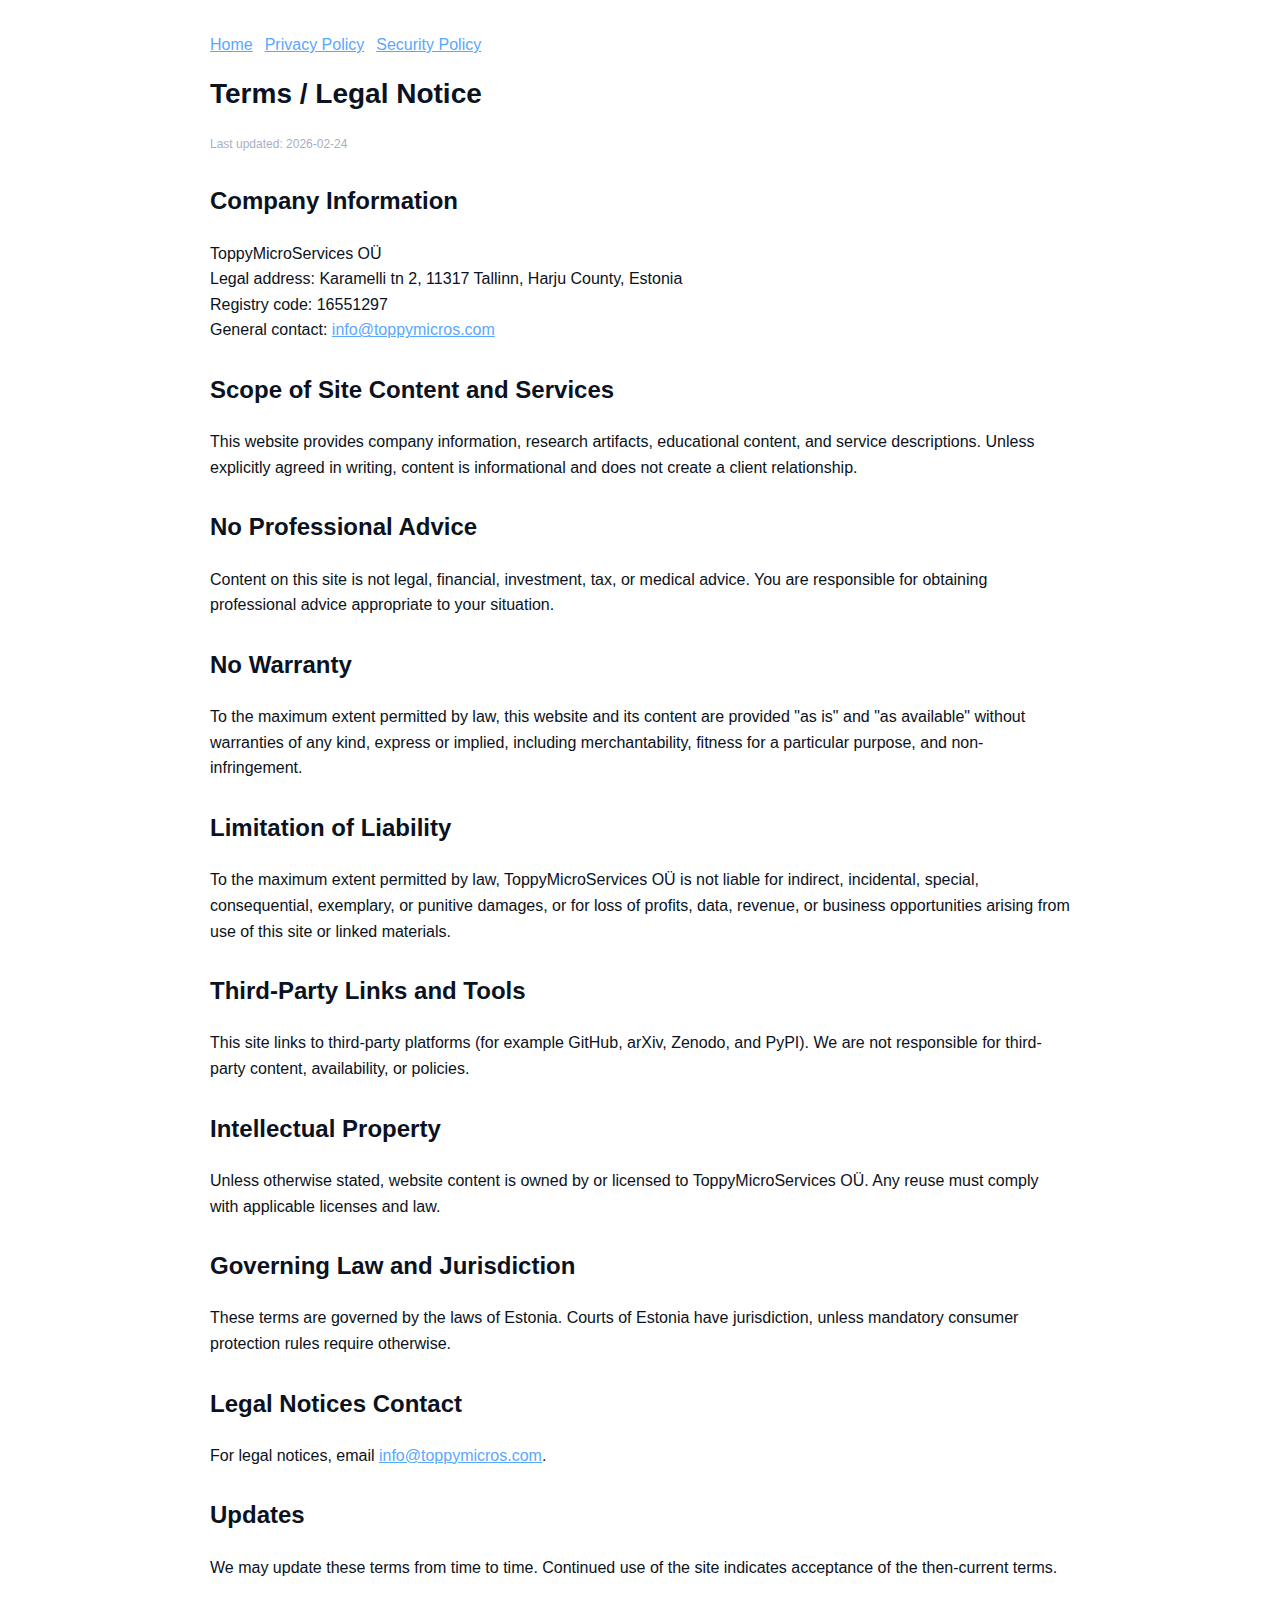
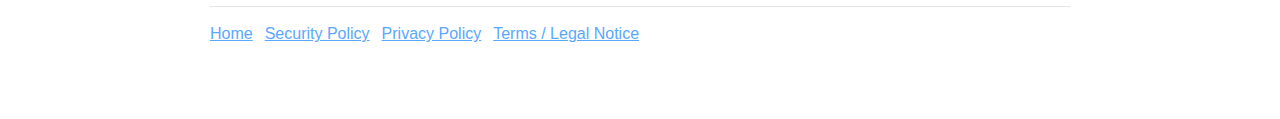
<file: terms-legal-notice.html>
<!DOCTYPE html>
<html lang="en">
<head>
<meta charset="UTF-8" />
<title>Terms / Legal Notice | ToppyMicroServices</title>
<meta name="viewport" content="width=device-width,initial-scale=1" />
<meta name="description" content="Terms and Legal Notice for ToppyMicroServices OÜ: service scope, disclaimers, liability, governing law, and legal contact." />
<meta name="robots" content="index,follow" />
<link rel="canonical" href="https://toppymicros.com/terms-legal-notice.html" />

<link rel="icon" href="/favicon.ico" sizes="any">
<link rel="icon" type="image/png" href="/favicon-32.png" sizes="32x32">
<link rel="apple-touch-icon" href="/apple-touch-icon.png" sizes="180x180">

<meta property="og:type" content="website" />
<meta property="og:title" content="Terms / Legal Notice | ToppyMicroServices" />
<meta property="og:description" content="Legal terms for use of toppymicros.com and related services by ToppyMicroServices OÜ." />
<meta property="og:url" content="https://toppymicros.com/terms-legal-notice.html" />
<meta property="og:site_name" content="ToppyMicroServices" />
<meta property="og:image" content="https://toppymicros.com/og-brand-clean.png" />
<meta name="twitter:card" content="summary_large_image" />
<meta name="twitter:title" content="Terms / Legal Notice | ToppyMicroServices" />
<meta name="twitter:description" content="Legal terms for use of toppymicros.com and related services by ToppyMicroServices OÜ." />
<meta name="twitter:image" content="https://toppymicros.com/og-brand-clean.png" />

<style>
  body{font-family:-apple-system,BlinkMacSystemFont,Segoe UI,Helvetica,Arial,sans-serif;margin:0;padding:32px;line-height:1.6;background:#0b1221;color:#e6e9f2;}
  a{color:#5aa7ff}
  h1{margin-top:0;font-size:28px}
  h2{margin-top:28px}
  section{max-width:860px;margin:0 auto 40px;padding:0 8px}
  code{background:#121a2e;padding:2px 5px;border-radius:4px;font-size:90%}
  .date{font-size:12px;color:#a7b0c3;margin-bottom:16px}
  .top-links{display:flex;gap:12px;flex-wrap:wrap;margin-bottom:14px}
  .footer-links{display:flex;gap:12px;flex-wrap:wrap;margin-top:26px;padding-top:14px;border-top:1px solid rgba(167,176,195,.35)}
  @media (prefers-color-scheme: light){body{background:#ffffff;color:#0b1221} code{background:#f4f6fa}}
</style>
<script defer data-domain="toppymicros.com" data-auto="false" src="https://plausible.io/js/script.tag"></script>
<script defer src="/assets/global.js"></script>
</head>
<body>
  <section>
    <div class="top-links">
      <a href="/">Home</a>
      <a href="/privacy-policy.html">Privacy Policy</a>
      <a href="/security-policy.html">Security Policy</a>
    </div>

    <h1>Terms / Legal Notice</h1>
    <div class="date">Last updated: 2026-02-24</div>

    <h2>Company Information</h2>
    <p>ToppyMicroServices OÜ<br>
    Legal address: Karamelli tn 2, 11317 Tallinn, Harju County, Estonia<br>
    Registry code: 16551297<br>
    General contact: <a href="mailto:info@toppymicros.com">info@toppymicros.com</a></p>

    <h2>Scope of Site Content and Services</h2>
    <p>This website provides company information, research artifacts, educational content, and service descriptions. Unless explicitly agreed in writing, content is informational and does not create a client relationship.</p>

    <h2>No Professional Advice</h2>
    <p>Content on this site is not legal, financial, investment, tax, or medical advice. You are responsible for obtaining professional advice appropriate to your situation.</p>

    <h2>No Warranty</h2>
    <p>To the maximum extent permitted by law, this website and its content are provided "as is" and "as available" without warranties of any kind, express or implied, including merchantability, fitness for a particular purpose, and non-infringement.</p>

    <h2>Limitation of Liability</h2>
    <p>To the maximum extent permitted by law, ToppyMicroServices OÜ is not liable for indirect, incidental, special, consequential, exemplary, or punitive damages, or for loss of profits, data, revenue, or business opportunities arising from use of this site or linked materials.</p>

    <h2>Third-Party Links and Tools</h2>
    <p>This site links to third-party platforms (for example GitHub, arXiv, Zenodo, and PyPI). We are not responsible for third-party content, availability, or policies.</p>

    <h2>Intellectual Property</h2>
    <p>Unless otherwise stated, website content is owned by or licensed to ToppyMicroServices OÜ. Any reuse must comply with applicable licenses and law.</p>

    <h2>Governing Law and Jurisdiction</h2>
    <p>These terms are governed by the laws of Estonia. Courts of Estonia have jurisdiction, unless mandatory consumer protection rules require otherwise.</p>

    <h2>Legal Notices Contact</h2>
    <p>For legal notices, email <a href="mailto:info@toppymicros.com?subject=Legal%20Notice">info@toppymicros.com</a>.</p>

    <h2>Updates</h2>
    <p>We may update these terms from time to time. Continued use of the site indicates acceptance of the then-current terms.</p>

    <div class="footer-links" aria-label="Legal links">
      <a href="/">Home</a>
      <a href="/security-policy.html">Security Policy</a>
      <a href="/privacy-policy.html">Privacy Policy</a>
      <a href="/terms-legal-notice.html">Terms / Legal Notice</a>
    </div>
  </section>
</body>
</html>
</file>
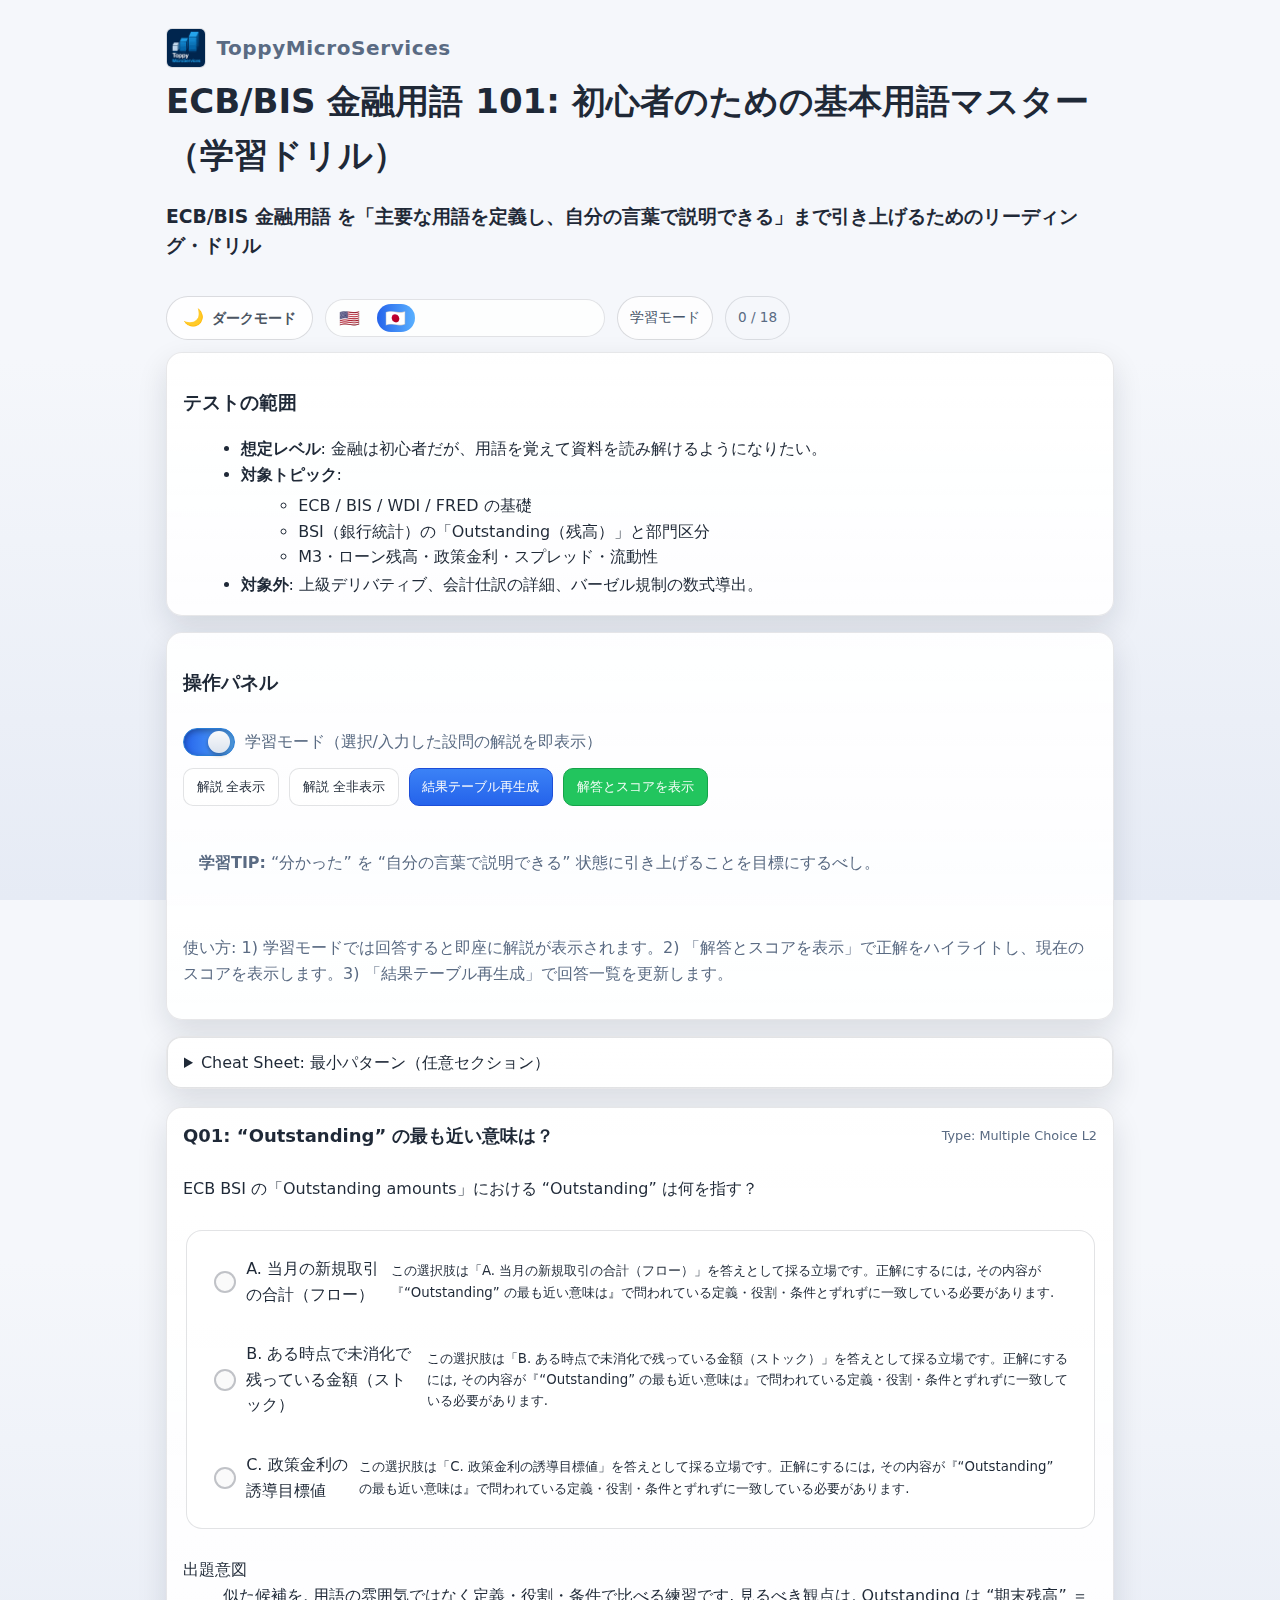
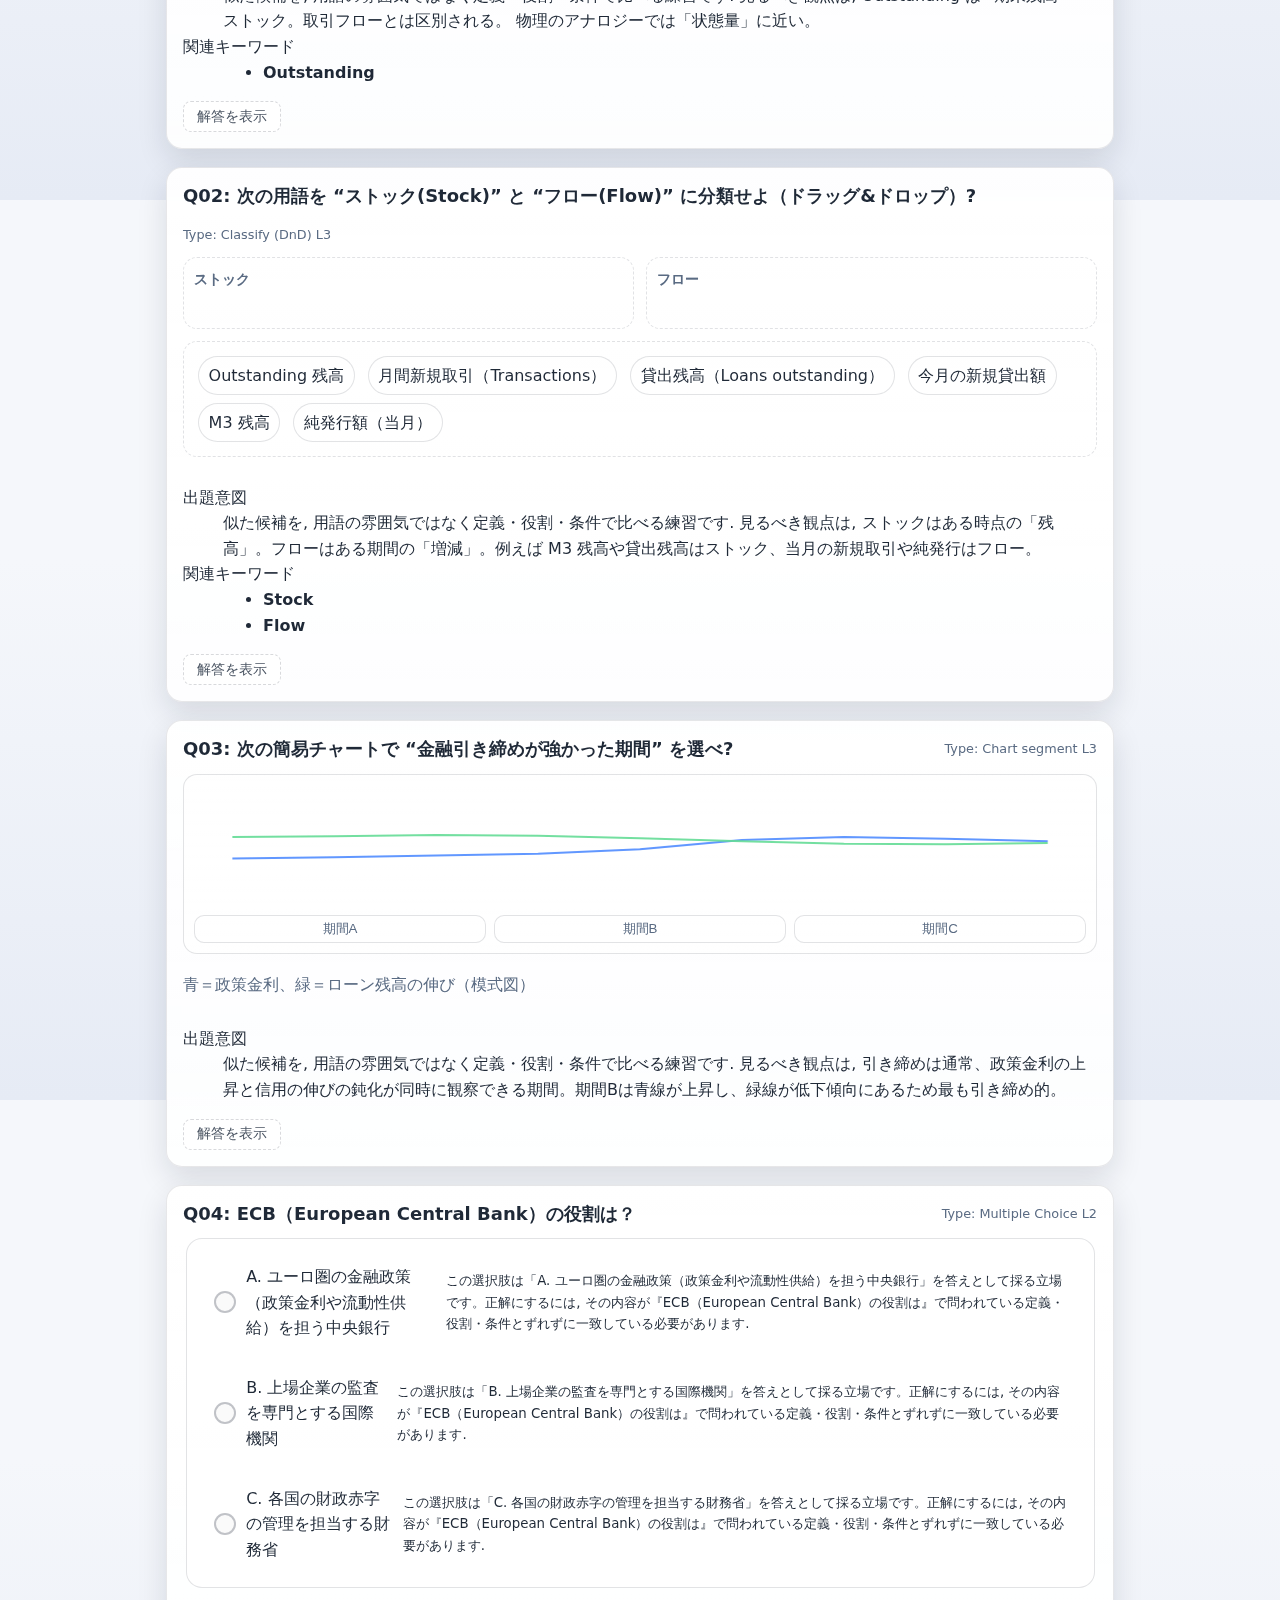
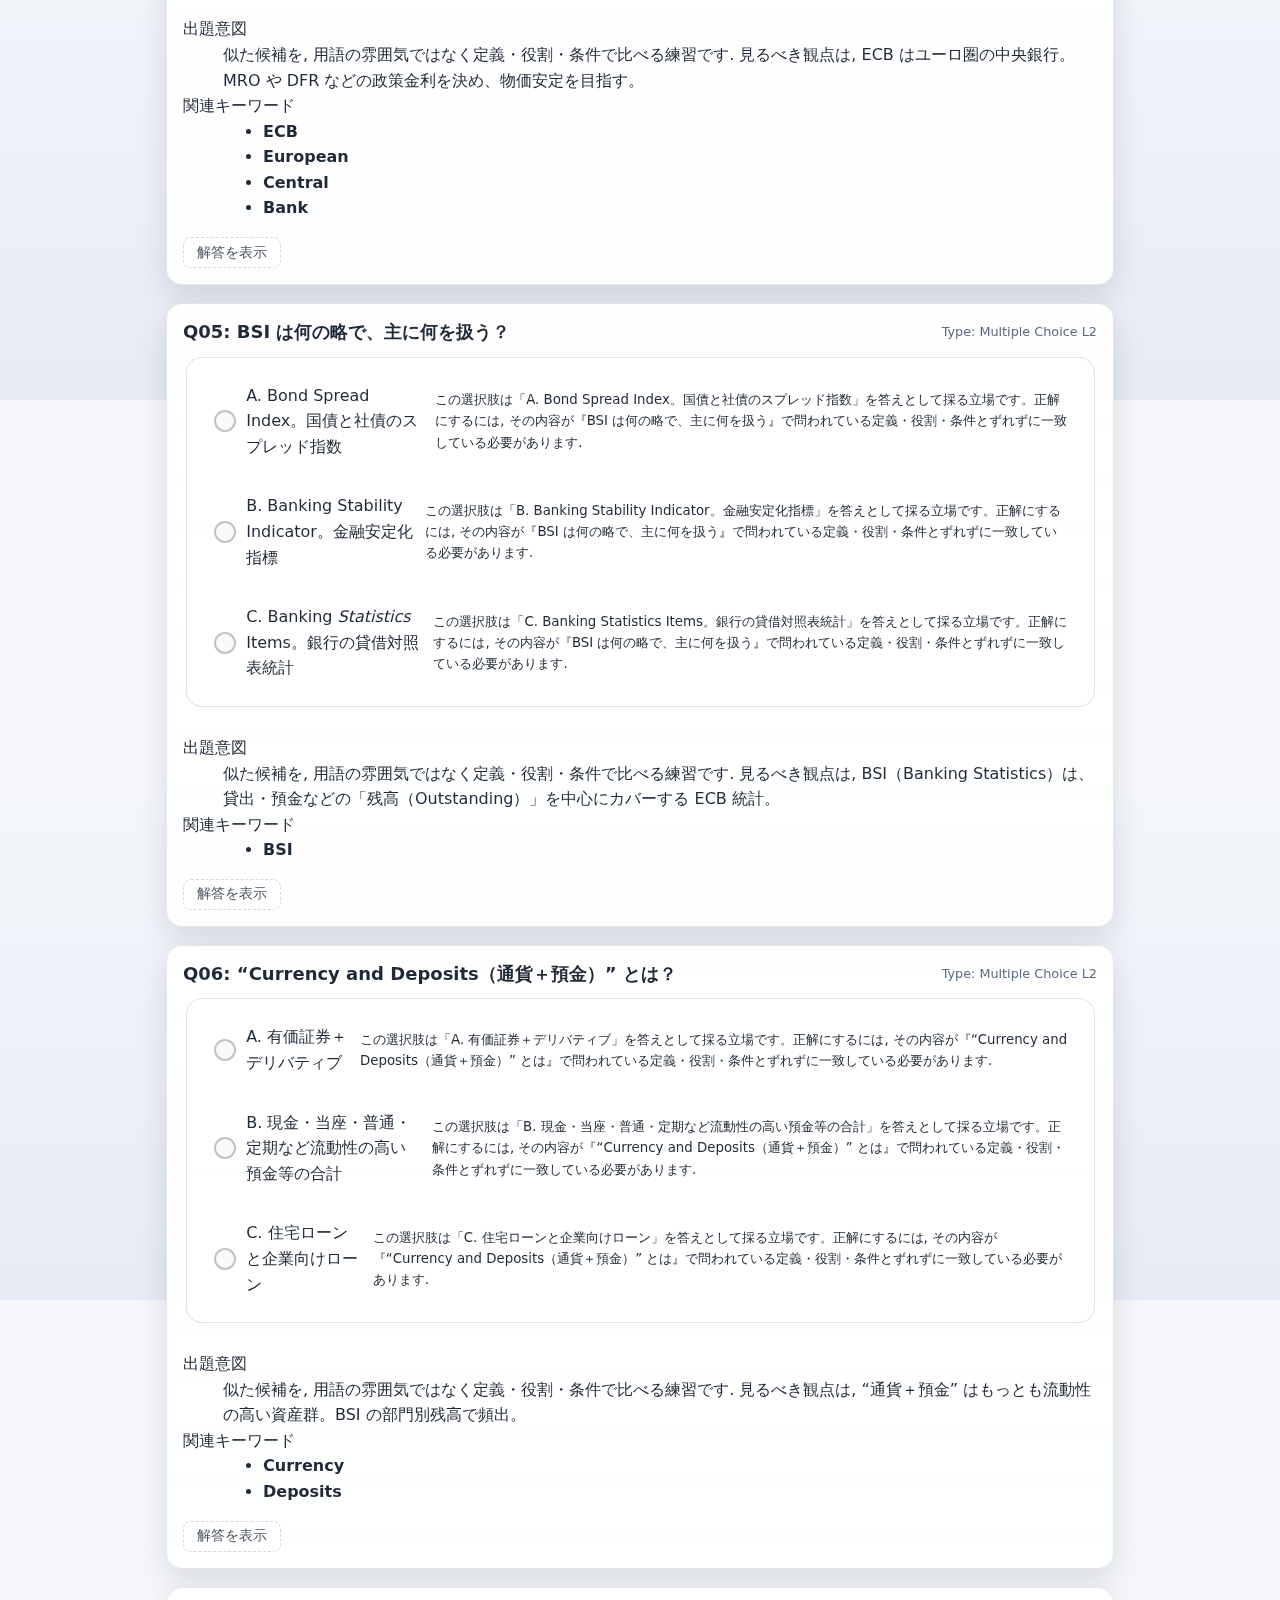
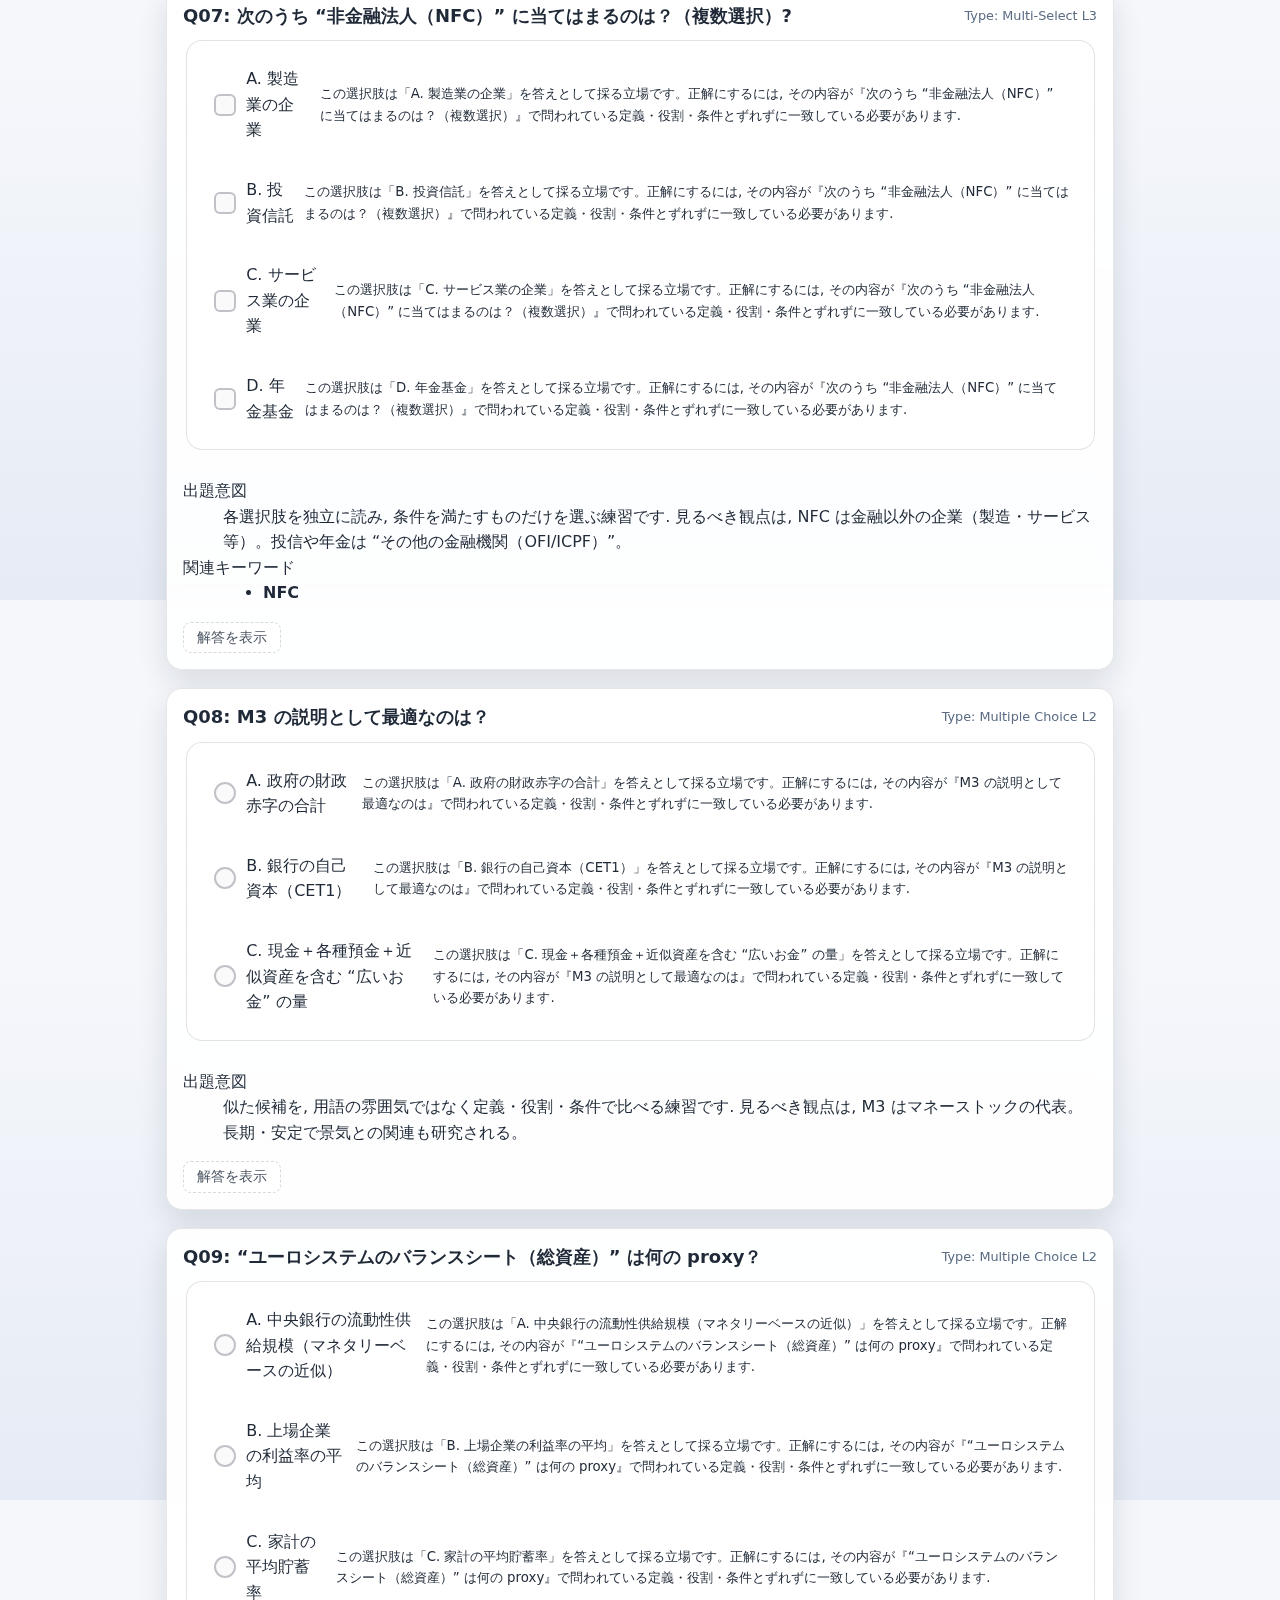
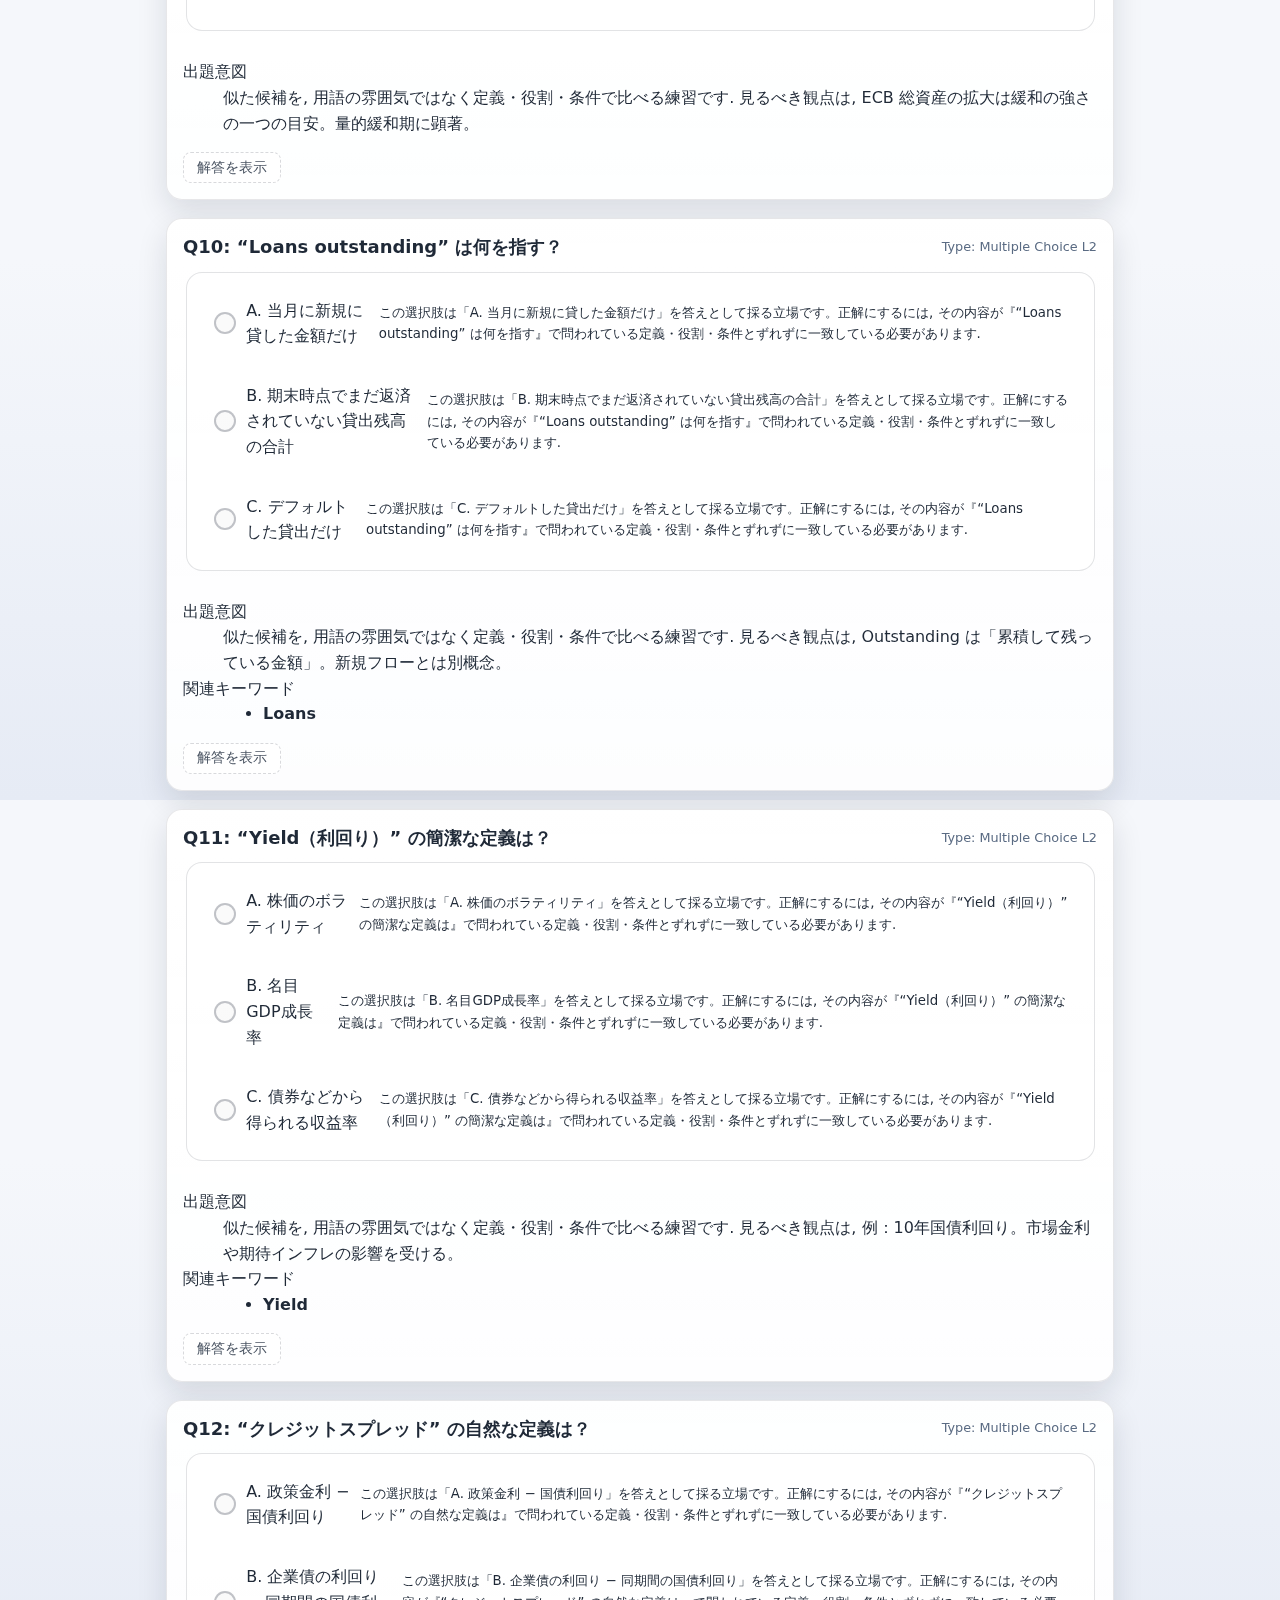
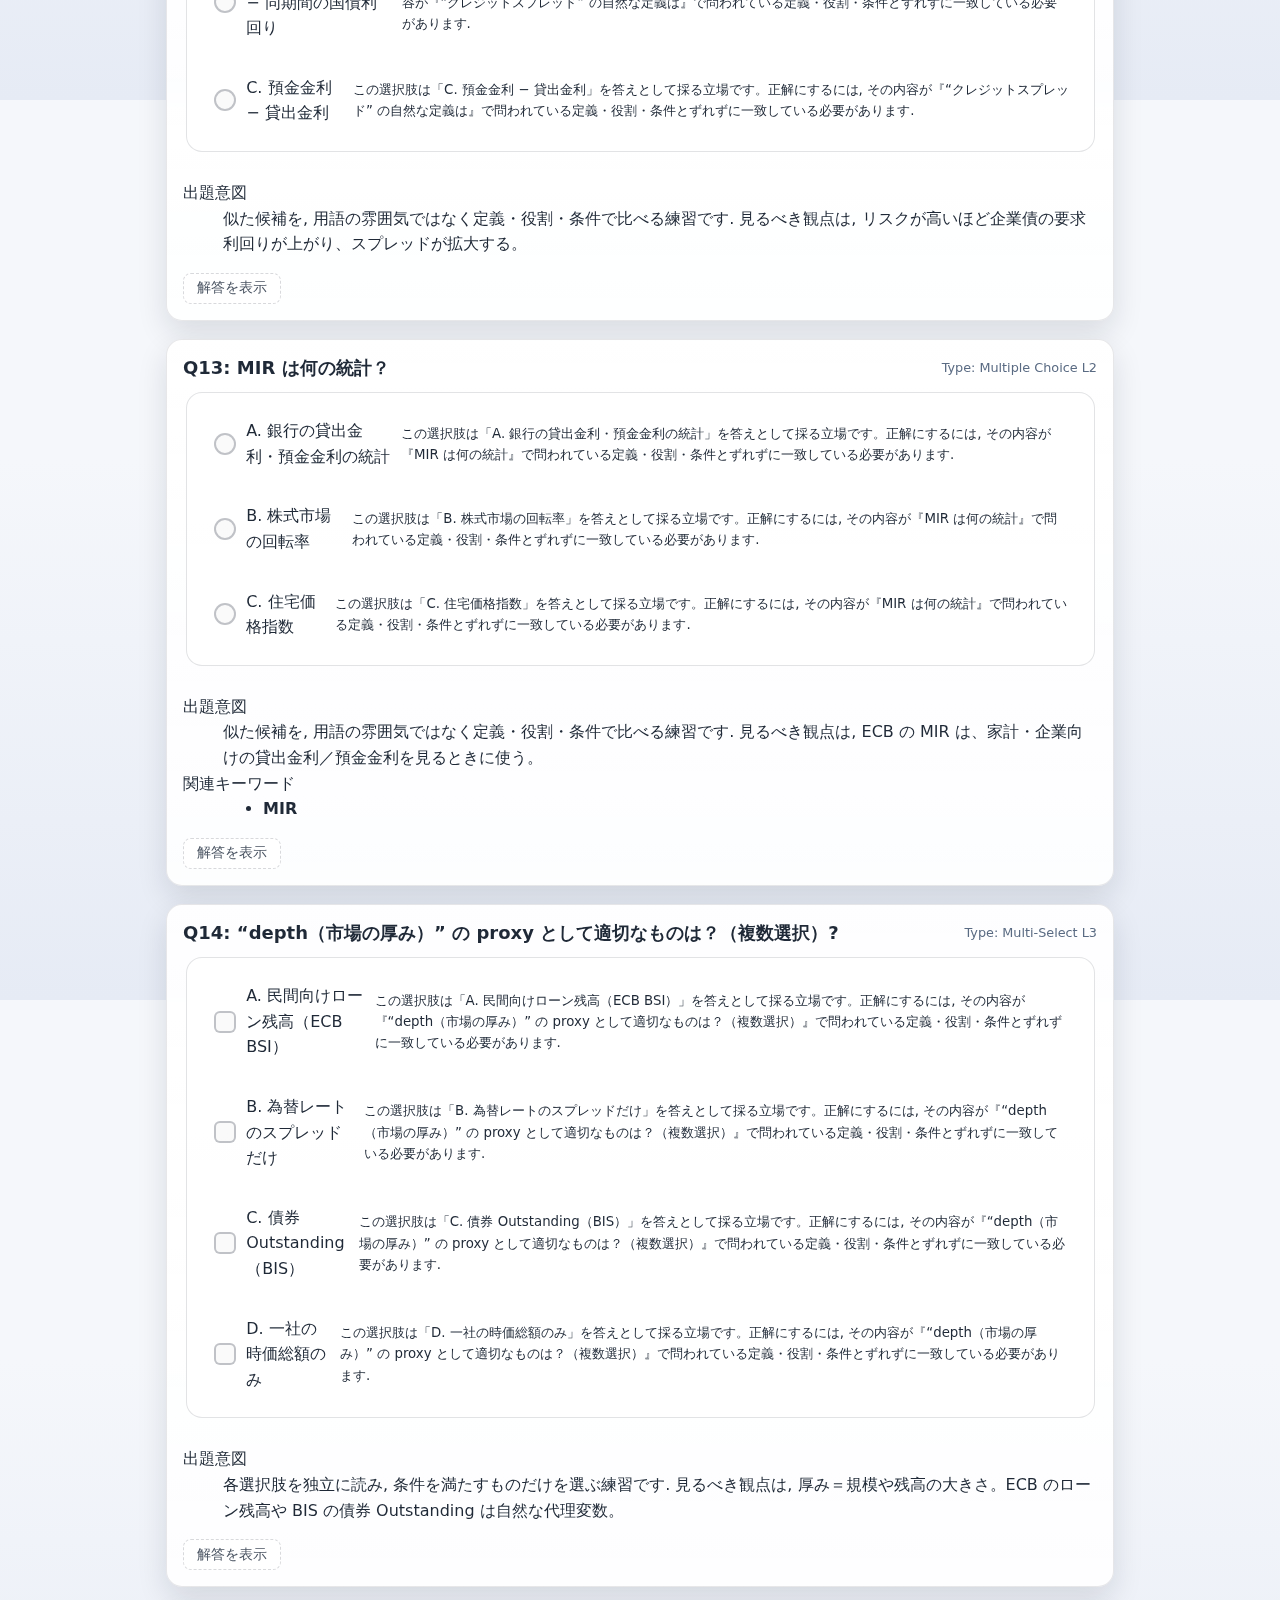
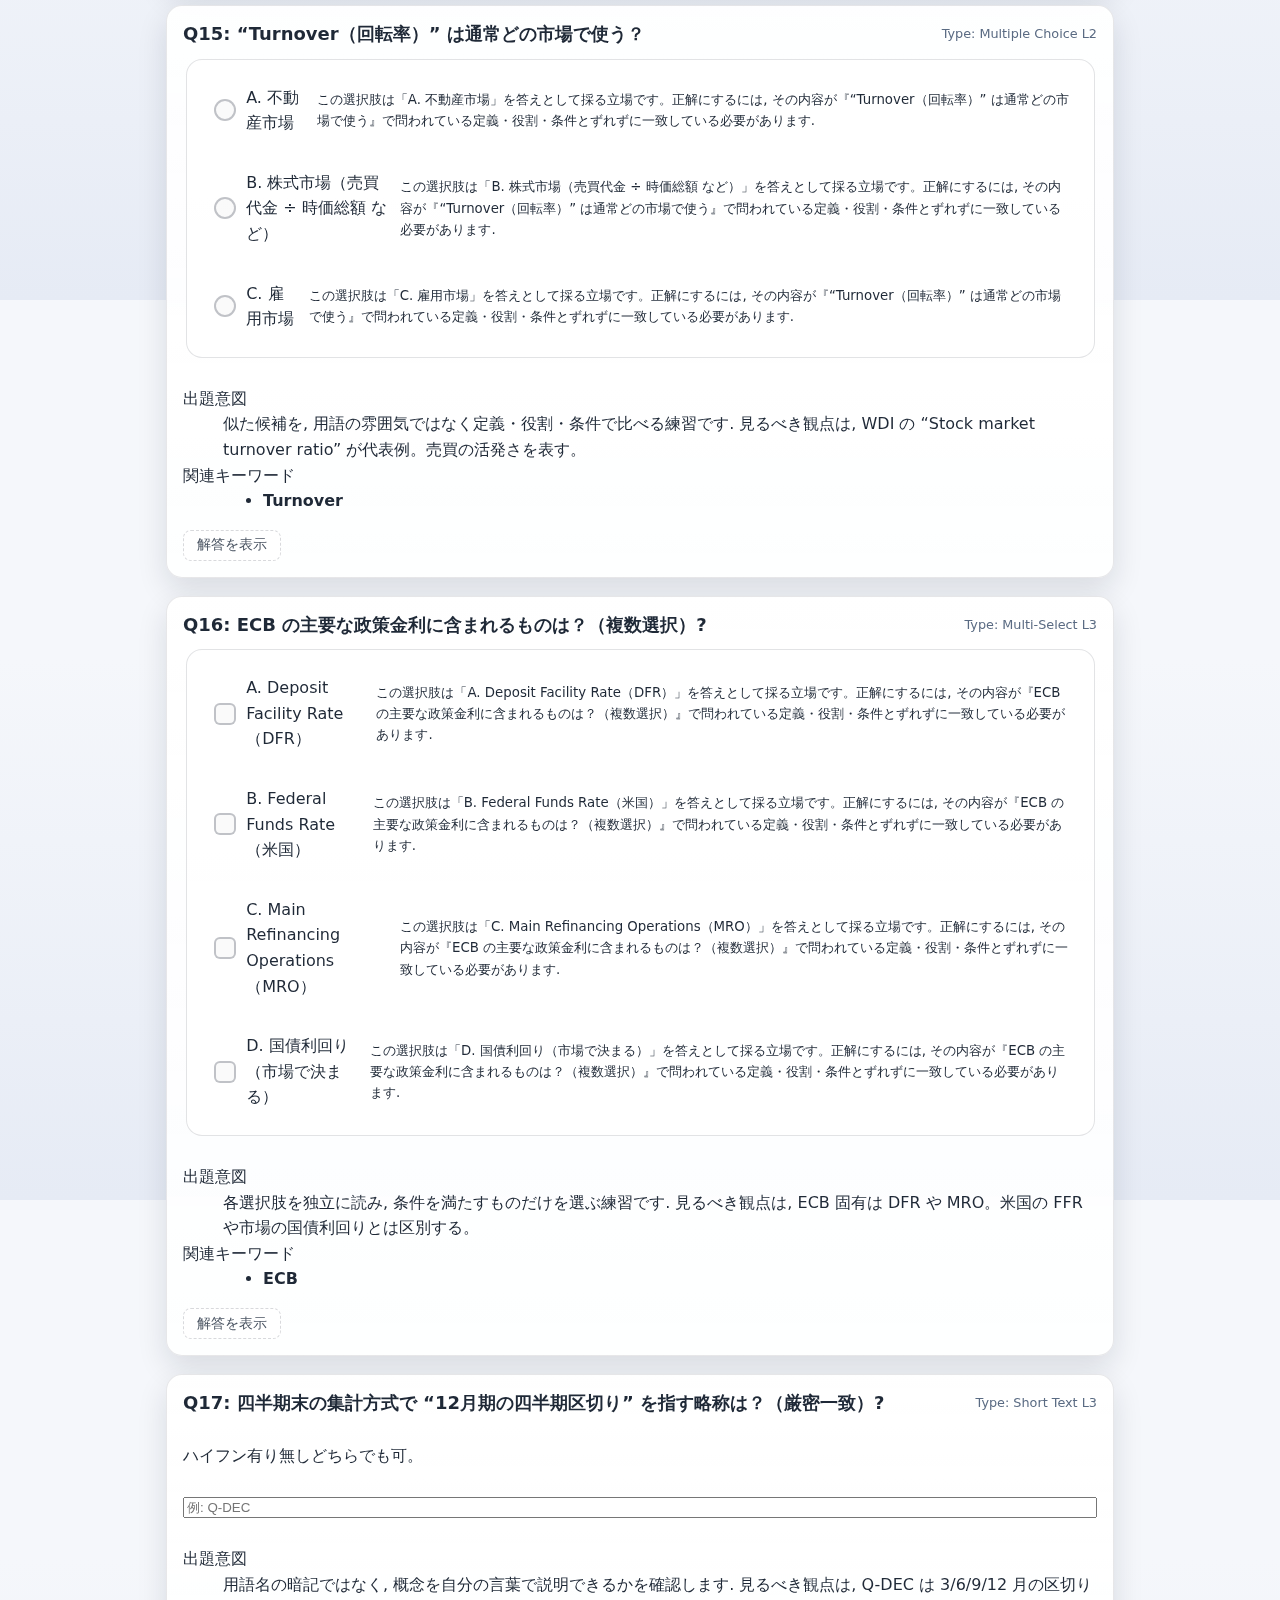
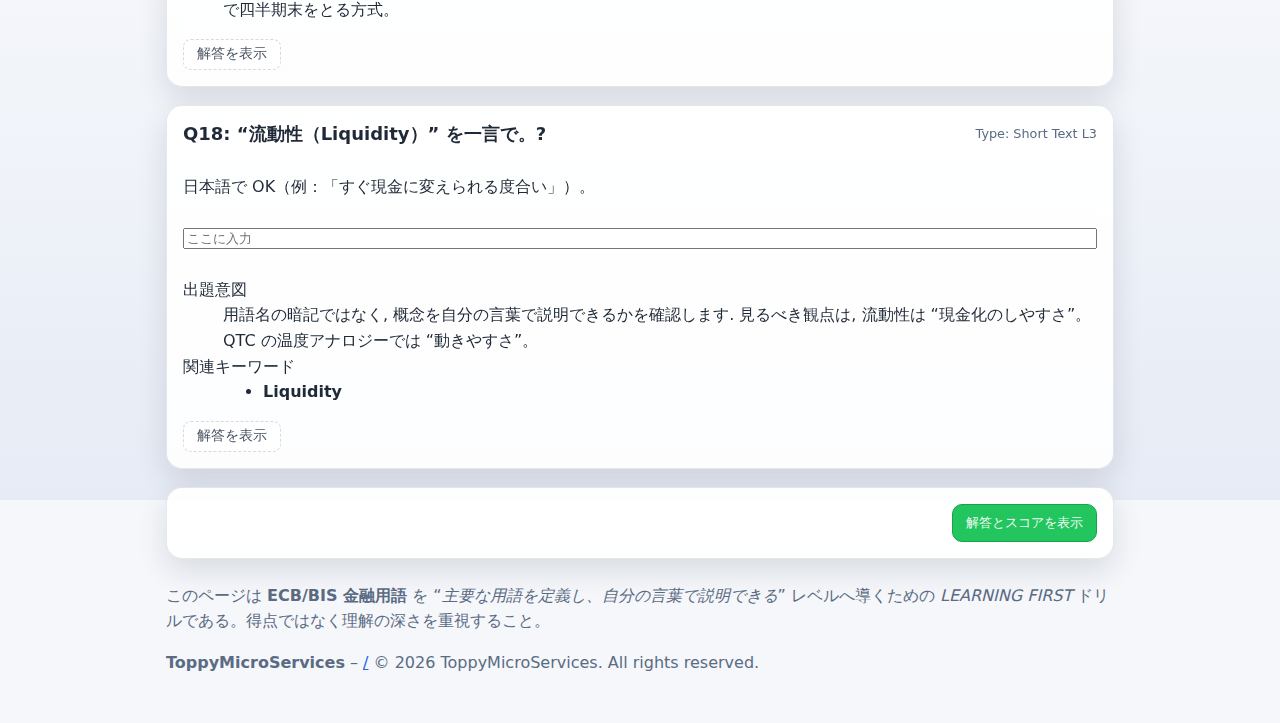
<file: education/quiz_finance_terms.html>
<!doctype html>
<html lang="ja">
<head>
  <meta charset="utf-8" />
  <meta name="viewport" content="width=device-width, initial-scale=1" />
  <title>Thermo-Credit 金融用語ドリル（日本語） | ToppyMicroServices</title>
  <meta name="description" content="CET1、LCR、NSFRなどThermo-Creditの金融用語を日本語で確認できる学習ドリル。MC/複数選択/テキスト問題と学習モードで基礎を定着。" />
  <link rel="canonical" href="https://toppymicros.com/education/quiz_finance_terms.html" />

  <!-- Icons -->
  <link rel="icon" href="https://www.toppymicros.com/favicon.ico" sizes="any">
  <link rel="icon" type="image/png" href="https://www.toppymicros.com/favicon-32.png" sizes="32x32">
  <link rel="apple-touch-icon" href="https://www.toppymicros.com/apple-touch-icon.png" sizes="180x180">
  
  <!-- 
  <link rel="icon" href="/favicon.ico" sizes="any">
  <link rel="icon" type="image/png" href="/favicon-32.png" sizes="32x32">
  <link rel="apple-touch-icon" href="/apple-touch-icon.png" sizes="180x180">
  -->
  <meta property="og:type" content="website" />
  <meta property="og:title" content="ToppyMicroServices — Thermo-Credit & AI Reliability" />
  <meta property="og:description" content="Open math + dashboards for credit allocation (Thermo-Credit) and AI reliability." />
  <meta property="og:url" content="https://toppymicros.com/education/quiz_finance_terms.html" />
  <meta property="og:image" content="https://toppymicros.com/og-brand-clean.png" />
  <meta property="og:site_name" content="ToppyMicroServices" />
  <meta name="twitter:card" content="summary_large_image" />
  <meta name="twitter:title" content="ToppyMicroServices — Thermo-Credit & AI Reliability" />
  <meta name="twitter:description" content="Open math + dashboards for credit allocation (Thermo-Credit) and AI reliability." />
  <meta name="twitter:image" content="https://toppymicros.com/og-brand-clean.png" />
  <link rel="alternate" hreflang="ja" href="quiz_finance_terms.html" />
  <link rel="alternate" hreflang="en" href="quiz_finance_terms_en.html" />
  <link rel="stylesheet" href="quiz.css" />
  <style>
    :root{
      --bg-gradient-top:#22262b;
      --bg-gradient-bottom:#1d2126;
      --fg:#e7eef6;
      --muted:#8aa0b5;
      --accent:#4ea1ff;
      --accent-2:#9be37f;
      --card:#0f1722;
      --glass:rgba(255,255,255,0.03);
      --glass-2:rgba(255,255,255,0.02);
      --border:#1c2531;
      --ok:#36d399;
      --warn:#ffcc66;
      --danger:#ff6b6b;
      --shadow:0 12px 30px rgba(2,6,23,.6);
      --choice-hover:linear-gradient(90deg, rgba(78,161,255,0.04), rgba(155,227,127,0.02));
      --control-padding-y:.5rem;
      --control-padding-x:1rem;
      --control-font-size:.9rem;
      --control-min-height:44px;
      --control-icon-size:1.05rem;
    }
    *{box-sizing:border-box}
    html,body{height:100%}
  body{margin:0;background:linear-gradient(180deg,var(--bg-gradient-top),var(--bg-gradient-top) 40%,var(--bg-gradient-bottom) 100%);color:var(--fg);font:16px/1.6 system-ui,-apple-system,Segoe UI,Roboto,Helvetica,Arial,"Apple Color Emoji","Segoe UI Emoji";transition:background .3s ease,color .3s ease}
    a{color:var(--accent)}
    .container{max-width:980px;margin:0 auto;padding:28px 16px 48px}
    header{display:flex;gap:16px;align-items:center;justify-content:space-between;margin-bottom:12px;flex-wrap:wrap}
    h1{font-size:clamp(20px,3.6vw,34px);margin:0 0 6px}
    h2{font-size:clamp(16px,2.6vw,22px);margin:0;color:var(--muted)}
  .badge{display:inline-flex;align-items:center;gap:.35rem;padding:.25rem .75rem;border:1px solid var(--border);border-radius:999px;background:rgba(255,255,255,.03);color:var(--muted);font-size:.85rem;line-height:1;min-height:var(--control-min-height)}
    .badge.clickable{cursor:pointer;user-select:none}
    .badge.clickable:focus{outline:2px solid var(--accent);outline-offset:2px}
  .card{background:linear-gradient(180deg,var(--glass),var(--glass-2));border:1px solid rgba(255,255,255,0.03);border-radius:16px;box-shadow:var(--shadow);backdrop-filter:blur(6px)}
    .panel{display:grid;gap:12px;padding:16px;margin:16px 0}
    .row{display:flex;flex-wrap:wrap;gap:10px;align-items:center}
    .btn{appearance:none;border:1px solid var(--border);background:#141c27;color:var(--fg);padding:.55rem .8rem;border-radius:10px;cursor:pointer}
    .btn:hover{border-color:#2a3748}
  .lang-toggle{display:inline-flex;gap:8px;align-items:center;border-radius:999px;border:1px solid rgba(255,255,255,0.08);background:rgba(15,23,34,0.6);padding:4px;flex:0 0 auto;flex-shrink:0}
  .lang-toggle a, .lang-toggle button{padding:.35rem .55rem;background:transparent;border:0;color:var(--muted);cursor:pointer;text-decoration:none;display:inline-flex;align-items:center;justify-content:center;font-weight:700;font-size:1.05rem;white-space:nowrap;line-height:1;border-radius:999px;min-width:auto;flex:0 0 auto}
  .lang-toggle a.active, .lang-toggle button.active{background:linear-gradient(90deg,var(--accent),#59b0ff);color:white}
  .theme-toggle{appearance:none;border:1px solid rgba(255,255,255,0.18);background:rgba(15,23,34,0.65);color:var(--muted);padding:var(--control-padding-y) var(--control-padding-x);border-radius:999px;font-size:var(--control-font-size);font-weight:600;cursor:pointer;transition:all .15s ease;display:inline-flex;align-items:center;justify-content:center;gap:.5rem;min-height:var(--control-min-height);line-height:1}
  .theme-toggle:hover{color:var(--fg);border-color:rgba(255,255,255,0.35)}
  .theme-toggle .theme-icon{font-size:var(--control-icon-size);line-height:1}
  .theme-toggle .theme-label{line-height:1;font-size:var(--control-font-size)}
  .header-controls{display:flex;gap:12px;align-items:center;flex-wrap:wrap;justify-content:flex-start}
  .brand{display:flex;align-items:flex-start;margin-bottom:6px}
  .brand a{display:inline-flex;align-items:center;gap:.65rem;text-decoration:none;color:var(--fg);font-weight:600;font-size:clamp(16px,2.1vw,20px);letter-spacing:.03em}
  .brand img{height:40px;width:auto;max-width:140px}
  .brand .name{white-space:nowrap}
  .answer-btn{appearance:none;border:1px dashed rgba(255,255,255,0.16);background:rgba(15,23,34,0.6);color:var(--muted);padding:.35rem .8rem;border-radius:8px;cursor:pointer;transition:all .15s ease;font-size:.85rem}
  .answer-btn:hover{color:var(--fg);border-color:rgba(255,255,255,0.35)}
    .btn.ghost{background:transparent}
    .btn.primary{background:linear-gradient(180deg,#1b2a3a,#132030);border-color:#223045}
    .btn.success{background:#153521;border-color:#1d5b3f}
    .btn.warn{background:#2a2412;border-color:#5f4c1a;color:#ffdf99}
    .switch{display:inline-flex;gap:.6rem;align-items:center}
    input[type="checkbox" i]{cursor:pointer}
    input[type="checkbox"], input[type="radio"]{accent-color:var(--accent)}
    /* Modern toggle for settings */
    .switch input{position:absolute;opacity:0;width:0;height:0}
    .switch .ui-toggle{width:52px;height:28px;border-radius:999px;border:1px solid var(--border);background:#101826;position:relative;display:inline-block;transition:all .18s ease;box-shadow:inset 0 2px 6px rgba(0,0,0,.35)}
    .switch .ui-toggle::after{content:"";position:absolute;top:50%;left:4px;transform:translateY(-50%);width:22px;height:22px;border-radius:50%;background:linear-gradient(180deg,#f9fafb,#dbe3ee);box-shadow:0 2px 4px rgba(0,0,0,.35);transition:left .18s ease}
    .switch input:checked + .ui-toggle{background:linear-gradient(90deg,var(--accent),#59b0ff);border-color:#2a7dd6}
    .switch input:checked + .ui-toggle::after{left:calc(100% - 26px)}
    .switch .switch-label{color:var(--muted)}
    .switch:focus-within .ui-toggle{outline:2px solid rgba(78,161,255,.6);outline-offset:2px}
  /* Live score */
  #score-badge{display:inline-flex;align-items:center;justify-content:center;gap:.25rem;padding:.25rem .75rem;border:1px solid var(--border);border-radius:999px;background:rgba(255,255,255,.03);color:var(--muted);font-size:.85rem;line-height:1;min-height:var(--control-min-height);white-space:nowrap}
    .scope, .tip{padding:16px}
    .scope ul{margin:.35rem 0 .1rem 1.1rem}
    .muted{color:var(--muted)}
    details.cheatsheet{margin:16px 0}
    details.cheatsheet summary{cursor:pointer;padding:12px 16px;border-radius:14px;background:linear-gradient(180deg, rgba(255,255,255,0.06), rgba(255,255,255,0.03));border:1px solid var(--border);color:var(--fg)}
    .sheet{padding:16px 16px 4px}

      /* Questions */
    .q{padding:16px;margin:18px 0}
    .q header{display:flex;justify-content:space-between;align-items:center;margin:0 0 12px}
    .q h4{margin:0;font-size:18px}
    .q .type{font-size:.8rem;color:var(--muted)}
    .q .body{display:grid;gap:12px}
    .choices{display:grid;gap:8px;margin-left:.2rem;padding:12px;border:1px solid var(--border);border-radius:16px;background:linear-gradient(180deg,var(--glass),var(--glass-2))}
    .choice{display:flex;gap:10px;align-items:center;padding:12px 12px 12px 46px;border:1px dashed transparent;border-radius:16px;position:relative;min-height:46px}
  .choice{transition:all .18s ease;position:relative;padding:12px 12px 12px 46px;min-height:46px;border-radius:16px;border:1px dashed transparent}
  .choice:hover{background:var(--choice-hover);transform:translateY(-3px);box-shadow:0 6px 18px rgba(2,6,23,.45)}
  /* Hide native control but keep accessible */
  .choice input{position:absolute!important;width:1px;height:1px;margin:-1px;padding:0;border:0;clip:rect(1px,1px,1px,1px);overflow:hidden}
  /* Custom indicator */
  .choice{--ind-size:18px;--ind-radius:50%}
  .choice:has(input[type=checkbox]){--ind-radius:6px}
  .choice::before{content:"";position:absolute;left:14px;top:50%;transform:translateY(-50%);width:var(--ind-size);height:var(--ind-size);border-radius:var(--ind-radius);border:2px solid var(--border);background:rgba(255,255,255,0.04)}
  .choice::after{content:"";position:absolute;left:14px;top:50%;transform:translate(3px,-50%) scale(.2);transform-origin:center;border-radius:50%;width:calc(var(--ind-size) - 6px);height:calc(var(--ind-size) - 6px);background:linear-gradient(180deg,#5aaaff,#2d7df0);opacity:0;transition:transform .18s ease,opacity .18s ease}
  .choice:has(input[type=checkbox])::after{content:"✓";width:auto;height:auto;background:transparent;color:white;font-weight:800;font-size:12px;left:calc(14px + 9px);transform:translate(-50%,-50%) scale(.2);text-shadow:0 1px 1px rgba(0,0,0,.35)}
  .choice:has(input[type=checkbox]:checked)::before{background:linear-gradient(180deg,#3a8bff,#2d7df0);border-color:#2a7dd6}
  .choice:has(input[type=radio]:checked)::before{background:linear-gradient(180deg,#3a8bff,#2d7df0);border-color:#2a7dd6}
  .choice:has(input[type=radio]:checked)::after{opacity:1;transform:translate(3px,-50%) scale(1)}
  .choice:has(input[type=checkbox]:checked)::after{opacity:1;transform:translate(-50%,-50%) scale(1)}
  .choice:has(input:checked){background:linear-gradient(90deg, rgba(78,161,255,0.12), rgba(155,227,127,0.06));border:1px solid rgba(78,161,255,0.35);box-shadow:0 6px 18px rgba(2,6,23,.35)}
  .choice:has(input:not(:checked)):hover{border:1px dashed rgba(255,255,255,0.12)}
  .choice:has(input:focus-visible){outline:2px solid rgba(78,161,255,.7);outline-offset:2px}
    .choice.correct{border-color:#1f3f2c;background:rgba(54,211,153,.07)}
    .choice.wrong{border-color:#4a2525;background:rgba(255,107,107,.06)}
    .explain{display:none;padding:12px;border-left:3px solid #2a6bb8;background:#0f1722;border-radius:8px}
    .explain.show{display:block}
  .q{transition:transform .12s ease, box-shadow .12s ease}
  .q:hover{transform:translateY(-4px);box-shadow:0 10px 30px rgba(2,6,23,.45)}
    .q footer{display:flex;gap:8px;align-items:center}

    /* Active tasks: classify (drag & drop) */
    .dd-wrap{display:grid;grid-template-columns:1fr 1fr;gap:12px}
    .bucket{border:1px dashed var(--border);border-radius:14px;padding:10px;min-height:72px;background:rgba(255,255,255,0.02)}
    .bucket h5{margin:0 0 6px;font-size:.9rem;color:var(--muted)}
    .chip{display:inline-flex;align-items:center;gap:.35rem;padding:.35rem .6rem;border:1px solid var(--border);border-radius:999px;background:rgba(255,255,255,0.04);cursor:grab;user-select:none;margin:4px;-webkit-user-drag:element;touch-action:none}
    .chip:active{cursor:grabbing}
    .chip.selected{border-color:rgba(78,161,255,0.65);box-shadow:0 0 0 2px rgba(78,161,255,0.35);background:rgba(78,161,255,0.08)}
    .bucket.hover{border-color:rgba(78,161,255,0.55);background:rgba(78,161,255,0.06)}

    /* Active tasks: segmented chart selector */
    .mini-chart{position:relative;border:1px solid var(--border);border-radius:14px;padding:10px;background:linear-gradient(180deg,var(--glass),var(--glass-2))}
    .segments{position:absolute;left:10px;right:10px;bottom:10px;display:grid;grid-template-columns:repeat(3,1fr);gap:8px}
    .segment{appearance:none;border:1px solid var(--border);background:rgba(255,255,255,0.06);color:var(--muted);border-radius:10px;padding:.25rem .4rem;cursor:pointer}
    .segment.selected{background:linear-gradient(90deg,var(--accent),#59b0ff);color:#fff;border-color:#2a7dd6}

  /* Results */

    /* Accessibility */
    .sr-only{position:absolute!important;height:1px;width:1px;overflow:hidden;clip:rect(1px,1px,1px,1px);white-space:nowrap}

    @media print{
      .panel button,.panel input,.panel .badge{display:none!important}
      body{background:white;color:black}
      .card{box-shadow:none;border-color:#ccc}
    }

    body[data-theme="light"]{
      --bg-gradient-top:#f5f7fb;
      --bg-gradient-bottom:#e6ebf5;
      --fg:#1f2937;
      --muted:#5a6b83;
      --accent:#2563eb;
      --accent-2:#16a34a;
      --card:#ffffff;
      --glass:rgba(255,255,255,0.92);
      --glass-2:rgba(255,255,255,0.86);
      --border:rgba(15,23,42,0.12);
      --shadow:0 12px 30px rgba(15,23,42,0.12);
      --choice-hover:linear-gradient(90deg, rgba(37,99,235,0.08), rgba(22,163,74,0.05));
    }
    body[data-theme="light"] .card{background:linear-gradient(180deg,rgba(255,255,255,0.95),rgba(255,255,255,0.9));border:1px solid rgba(15,23,42,0.1);box-shadow:var(--shadow);color:var(--fg)}
    body[data-theme="light"] .lang-toggle{border:1px solid rgba(15,23,42,0.12);background:rgba(255,255,255,0.8)}
    body[data-theme="light"] .lang-toggle a{color:#4b5563}
    body[data-theme="light"] .theme-toggle{border-color:rgba(15,23,42,0.15);background:rgba(255,255,255,0.85);color:#4b5563}
    body[data-theme="light"] .theme-toggle:hover{color:#1f2937;border-color:rgba(37,99,235,0.45)}
    body[data-theme="light"] .answer-btn{background:rgba(255,255,255,0.9);color:#4b5563;border-color:rgba(15,23,42,0.16)}
    body[data-theme="light"] .answer-btn:hover{color:#1f2937;border-color:rgba(37,99,235,0.35)}
    body[data-theme="light"] .btn{border-color:rgba(15,23,42,0.12)}
    body[data-theme="light"] .btn.ghost{background:rgba(255,255,255,0.7);color:#1f2937}
    body[data-theme="light"] .btn.primary{background:linear-gradient(180deg,#3b82f6,#2563eb);border-color:#1d4ed8;color:#f8fafc}
    body[data-theme="light"] .btn.success{background:#22c55e;border-color:#16a34a;color:#f0fdf4}
    body[data-theme="light"] .btn.warn{background:#fde68a;border-color:#f59e0b;color:#92400e}
    body[data-theme="light"] .choices{border-color:rgba(15,23,42,0.12);background:rgba(255,255,255,0.95)}
    body[data-theme="light"] .choice:hover{box-shadow:0 6px 18px rgba(15,23,42,0.12)}
    body[data-theme="light"] .choice::before{background:rgba(0,0,0,0.02);border-color:rgba(15,23,42,0.25)}
    body[data-theme="light"] .choice.correct{border-color:rgba(34,197,94,0.45);background:rgba(34,197,94,0.15)}
    body[data-theme="light"] .choice.wrong{border-color:rgba(248,113,113,0.4);background:rgba(248,113,113,0.18)}
    body[data-theme="light"] .explain{background:rgba(226,232,240,0.9);border-left:3px solid #2563eb;color:#1f2937}
    body[data-theme="light"] .muted{color:#5a6b83}
    body[data-theme="light"] .badge{border-color:rgba(15,23,42,0.15);background:rgba(255,255,255,0.75);color:#475569}
    body[data-theme="light"] details.cheatsheet summary{background:linear-gradient(180deg,rgba(255,255,255,0.98),rgba(255,255,255,0.92));color:#1f2937}
    body[data-theme="light"] .brand a{color:#1f2937}
  </style>
  <script defer data-domain="toppymicros.com" data-auto="false" src="https://plausible.io/js/script.js"></script>
  <script defer src="../assets/global.js"></script>
</head>
<body data-theme="dark">
  <!-- ====== SETTINGS (編集可) =============================================== -->
  <script>
    window.DRILL_SETTINGS = {
  SKILL_NAME: "ECB/BIS 金融用語",
  SKILL_SUBTITLE: "初心者のための基本用語マスター",
  GOAL_DESCRIPTION: "主要な用語を定義し、自分の言葉で説明できる",
  LEARNING_MODE_DEFAULT: true,
  BRAND_NAME: "ToppyMicroServices",
  BRAND_LOGO: "og-brand-clean.min.png",
  BRAND_URL: "/"
};
  </script>
  <!-- ====================================================================== -->

  <div class="container">
    <header>
      <div>
        <div class="brand">
          <a id="brand-link" href="/" aria-label="ToppyMicroServices">
            <img id="brand-logo" alt="ToppyMicroServices ロゴ" src="og-brand-clean.min.png" width="40" height="40">
            <span id="brand-name" class="name">ToppyMicroServices</span>
          </a>
        </div>
        <h1 id="title" data-i18n="title">[SKILL_NAME] 101: [SKILL_SUBTITLE]（学習ドリル）</h1>
        <h3 id="subtitle" data-i18n="subtitle">[SKILL_NAME] を「[GOAL_DESCRIPTION]」まで引き上げるためのリーディング・ドリル</h3>
      </div>
      <div class="header-controls">
        <button type="button" class="theme-toggle" id="themeToggle" aria-pressed="false" aria-label="ライトモードに切り替え" data-next="light">
          <span class="theme-icon" aria-hidden="true">☀️</span>
          <span class="theme-label">ライトモード</span>
        </button>
        <div class="lang-toggle" role="tablist" aria-label="Language switcher">
          <a id="lang-en" href="quiz_finance_terms_en.html" aria-label="English" data-lang="en">🇺🇸</a>
          <a id="lang-ja" class="active" aria-current="page" href="quiz_finance_terms.html" aria-label="日本語" data-lang="ja">🇯🇵</a>
        </div>
        <button type="button" class="badge clickable" id="mode-badge" aria-live="polite" aria-pressed="true" title="クリックで学習/テスト切替">学習モード</button>
        <span id="score-badge" aria-live="polite" title="ライブスコア">0 / 0</span>
      </div>
    </header>

    <section class="card scope" aria-labelledby="scope-h">
      <h3 id="scope-h" data-i18n="scope_h">テストの範囲</h3>
      <ul>
  <li><strong>想定レベル</strong>: 金融は初心者だが、用語を覚えて資料を読み解けるようになりたい。</li>
  <li><strong>対象トピック</strong>:
    <ul>
      <li>ECB / BIS / WDI / FRED の基礎</li>
      <li>BSI（銀行統計）の「Outstanding（残高）」と部門区分</li>
      <li>M3・ローン残高・政策金利・スプレッド・流動性</li>
    </ul>
  </li>
  <li><strong>対象外</strong>: 上級デリバティブ、会計仕訳の詳細、バーゼル規制の数式導出。</li>
</ul>
    </section>

    <section class="card panel" aria-labelledby="ops-h">
      <h3 id="ops-h" data-i18n="ops_h">操作パネル</h3>
      <div class="row">
  <label class="switch" for="learningMode">
    <input id="learningMode" type="checkbox" checked>
    <span class="ui-toggle" aria-hidden="true"></span>
    <span class="switch-label" data-i18n="learning_mode">学習モード（選択/入力した設問の解説を即表示）</span>
  </label>
      </div>
      <div class="row">
  <button class="btn ghost" id="showAll" data-i18n="show_all">解説 全表示</button>
  <button class="btn ghost" id="hideAll" data-i18n="hide_all">解説 全非表示</button>
  <button class="btn primary" id="regen" data-i18n="regen" data-results-target="results-panel-top">結果テーブル再生成</button>
  <button class="btn success" id="showAnswersScore" data-results-target="results-panel-top">解答とスコアを表示</button>
      </div>
  <p class="tip muted" data-i18n="learning_tip"><strong>学習TIP:</strong> “分かった” を “自分の言葉で説明できる” 状態に引き上げることを目標にするべし。</p>
    <p class="muted" id="usage-note">使い方: 1) 学習モードでは回答すると即座に解説が表示されます。2) 「解答とスコアを表示」で正解をハイライトし、現在のスコアを表示します。3) 「結果テーブル再生成」で回答一覧を更新します。</p>
    <div class="results card" id="results-panel-top" aria-live="polite" style="display:none"></div>
    </section>

    <details class="cheatsheet card">
      <summary data-i18n="cheat_summary">Cheat Sheet: 最小パターン（任意セクション）</summary>
      <div class="sheet">
  <ul>
    <li><strong>Outstanding</strong>: 期末残高＝ストック（状態量）。</li>
    <li><strong>M3</strong>: “広いお金”。現金＋各種預金＋近似資産。</li>
    <li><strong>Depth</strong>: 厚み＝規模。ローン残高 / 債券 Outstanding。</li>
    <li><strong>Turnover</strong>: 売買の活発さ（株式市場で頻用）。</li>
    <li><strong>DFR / MRO</strong>: ECB の主要政策金利。</li>
    <li><strong>Liquidity</strong>: すぐ現金に変えられる度合い。</li>
  </ul>
</div>
    </details>

    <!-- ================== QUESTIONS ======================================= -->
    <section id="questions">
<!-- =============== FINANCE TERMS QUIZ =============== -->

<!-- Q01 -->
<article class="q card" data-id="Q01" data-type="mc" data-answer="b">
  <header>
    <h4 data-i18n="Q1_h">Q01: “Outstanding” の最も近い意味は？</h4>
    <span class="type" data-i18n="Q1_type">Type: Multiple Choice</span>
  </header>
  <div class="body">
    <p>ECB BSI の「Outstanding amounts」における “Outstanding” は何を指す？</p>
    <fieldset class="choices">
  <label class="choice"><input type="radio" name="Q01" value="a"> <span data-i18n="Q1_a">A. 当月の新規取引の合計（フロー）</span></label>
  <label class="choice"><input type="radio" name="Q01" value="b"> <span data-i18n="Q1_b">B. ある時点で未消化で残っている金額（ストック）</span></label>
  <label class="choice"><input type="radio" name="Q01" value="c"> <span data-i18n="Q1_c">C. 政策金利の誘導目標値</span></label>
    </fieldset>
    <div class="explain" id="exp-Q01">
      <strong>解説:</strong> Outstanding は “期末残高” ＝ ストック。取引フローとは区別される。
      物理のアナロジーでは「状態量」に近い。
    </div>
  </div>
</article>

<!-- Q02 (Classify: Drag & Drop) -->
<article class="q card" data-id="Q02" data-type="classify" data-answer="stock:a,c,e;flow:b,d,f">
  <header>
    <h4>Q02: 次の用語を “ストック(Stock)” と “フロー(Flow)” に分類せよ（ドラッグ&ドロップ）</h4>
    <span class="type">Type: Classify (DnD)</span>
  </header>
  <div class="body">
    <div class="dd-wrap">
      <div class="bucket" data-group="stock" aria-label="Stock bucket">
        <h5>ストック</h5>
        <!-- ドロップで入れる -->
      </div>
      <div class="bucket" data-group="flow" aria-label="Flow bucket">
        <h5>フロー</h5>
      </div>
    </div>
    <div class="bucket pool" data-group="pool" aria-label="用語のプール">
      <span class="chip" draggable="true" data-value="a">Outstanding 残高</span>
      <span class="chip" draggable="true" data-value="b">月間新規取引（Transactions）</span>
      <span class="chip" draggable="true" data-value="c">貸出残高（Loans outstanding）</span>
      <span class="chip" draggable="true" data-value="d">今月の新規貸出額</span>
      <span class="chip" draggable="true" data-value="e">M3 残高</span>
      <span class="chip" draggable="true" data-value="f">純発行額（当月）</span>
    </div>
    <div class="explain" id="exp-Q02">
      <strong>解説:</strong> ストックはある時点の「残高」。フローはある期間の「増減」。例えば M3 残高や貸出残高はストック、当月の新規取引や純発行はフロー。
    </div>
  </div>
</article>

<!-- Q03 (Chart segment select) -->
<article class="q card" data-id="Q03" data-type="segment" data-answer="2">
  <header>
    <h4>Q03: 次の簡易チャートで “金融引き締めが強かった期間” を選べ</h4>
    <span class="type">Type: Chart segment</span>
  </header>
  <div class="body">
    <div class="mini-chart" style="height:180px">
      <canvas id="miniChart" width="560" height="110" style="width:100%;height:110px"></canvas>
      <div class="segments" role="group" aria-label="期間選択">
        <button type="button" class="segment" data-idx="1">期間A</button>
        <button type="button" class="segment" data-idx="2">期間B</button>
        <button type="button" class="segment" data-idx="3">期間C</button>
      </div>
    </div>
    <p class="muted" style="margin:.4rem 0 0">青＝政策金利、緑＝ローン残高の伸び（模式図）</p>
    <div class="explain" id="exp-Q03">
      <strong>解説:</strong> 引き締めは通常、政策金利の上昇と信用の伸びの鈍化が同時に観察できる期間。期間Bは青線が上昇し、緑線が低下傾向にあるため最も引き締め的。
    </div>
  </div>
</article>

<!-- Q04 -->
<article class="q card" data-id="Q04" data-type="mc" data-answer="a">
  <header>
    <h4 data-i18n="Q2_h">Q04: ECB（European Central Bank）の役割は？</h4>
    <span class="type" data-i18n="Q2_type">Type: Multiple Choice</span>
  </header>
  <div class="body">
    <fieldset class="choices">
  <label class="choice"><input type="radio" name="Q04" value="a"> <span data-i18n="Q2_a">A. ユーロ圏の金融政策（政策金利や流動性供給）を担う中央銀行</span></label>
  <label class="choice"><input type="radio" name="Q04" value="b"> <span data-i18n="Q2_b">B. 上場企業の監査を専門とする国際機関</span></label>
  <label class="choice"><input type="radio" name="Q04" value="c"> <span data-i18n="Q2_c">C. 各国の財政赤字の管理を担当する財務省</span></label>
    </fieldset>
    <div class="explain" id="exp-Q04">
      <strong>解説:</strong> ECB はユーロ圏の中央銀行。MRO や DFR などの政策金利を決め、物価安定を目指す。
    </div>
  </div>
</article>

<!-- Q05 -->
<article class="q card" data-id="Q05" data-type="mc" data-answer="c">
  <header>
    <h4 data-i18n="Q3_h">Q05: BSI は何の略で、主に何を扱う？</h4>
    <span class="type" data-i18n="Q3_type">Type: Multiple Choice</span>
  </header>
  <div class="body">
    <fieldset class="choices">
  <label class="choice"><input type="radio" name="Q05" value="a"> <span data-i18n="Q3_a">A. Bond Spread Index。国債と社債のスプレッド指数</span></label>
  <label class="choice"><input type="radio" name="Q05" value="b"> <span data-i18n="Q3_b">B. Banking Stability Indicator。金融安定化指標</span></label>
  <label class="choice"><input type="radio" name="Q05" value="c"> <span data-i18n="Q3_c">C. Banking <em>Statistics</em> Items。銀行の貸借対照表統計</span></label>
    </fieldset>
    <div class="explain" id="exp-Q05">
      <strong>解説:</strong> BSI（Banking Statistics）は、貸出・預金などの「残高（Outstanding）」を中心にカバーする ECB 統計。
    </div>
  </div>
</article>

<!-- Q06 -->
<article class="q card" data-id="Q06" data-type="mc" data-answer="b">
  <header>
    <h4 data-i18n="Q4_h">Q06: “Currency and Deposits（通貨＋預金）” とは？</h4>
    <span class="type" data-i18n="Q4_type">Type: Multiple Choice</span>
  </header>
  <div class="body">
    <fieldset class="choices">
  <label class="choice"><input type="radio" name="Q06" value="a"> <span data-i18n="Q4_a">A. 有価証券＋デリバティブ</span></label>
  <label class="choice"><input type="radio" name="Q06" value="b"> <span data-i18n="Q4_b">B. 現金・当座・普通・定期など流動性の高い預金等の合計</span></label>
  <label class="choice"><input type="radio" name="Q06" value="c"> <span data-i18n="Q4_c">C. 住宅ローンと企業向けローン</span></label>
    </fieldset>
    <div class="explain" id="exp-Q06">
      <strong>解説:</strong> “通貨＋預金” はもっとも流動性の高い資産群。BSI の部門別残高で頻出。
    </div>
  </div>
</article>

<!-- Q07 (Multi-select) -->
<article class="q card" data-id="Q07" data-type="ms" data-answer="a,c">
  <header>
    <h4>Q07: 次のうち “非金融法人（NFC）” に当てはまるのは？（複数選択）</h4>
    <span class="type">Type: Multi-Select</span>
  </header>
  <div class="body">
    <fieldset class="choices">
      <label class="choice"><input type="checkbox" name="Q07" value="a"> A. 製造業の企業</label>
      <label class="choice"><input type="checkbox" name="Q07" value="b"> B. 投資信託</label>
      <label class="choice"><input type="checkbox" name="Q07" value="c"> C. サービス業の企業</label>
      <label class="choice"><input type="checkbox" name="Q07" value="d"> D. 年金基金</label>
    </fieldset>
    <div class="explain" id="exp-Q07">
      <strong>解説:</strong> NFC は金融以外の企業（製造・サービス等）。投信や年金は “その他の金融機関（OFI/ICPF）”。
    </div>
  </div>
</article>

<!-- Q08 -->
<article class="q card" data-id="Q08" data-type="mc" data-answer="c">
  <header>
    <h4>Q08: M3 の説明として最適なのは？</h4>
    <span class="type">Type: Multiple Choice</span>
  </header>
  <div class="body">
    <fieldset class="choices">
      <label class="choice"><input type="radio" name="Q08" value="a"> A. 政府の財政赤字の合計</label>
      <label class="choice"><input type="radio" name="Q08" value="b"> B. 銀行の自己資本（CET1）</label>
      <label class="choice"><input type="radio" name="Q08" value="c"> C. 現金＋各種預金＋近似資産を含む “広いお金” の量</label>
    </fieldset>
    <div class="explain" id="exp-Q08">
      <strong>解説:</strong> M3 はマネーストックの代表。長期・安定で景気との関連も研究される。
    </div>
  </div>
</article>

<!-- Q09 -->
<article class="q card" data-id="Q09" data-type="mc" data-answer="a">
  <header>
    <h4>Q09: “ユーロシステムのバランスシート（総資産）” は何の proxy？</h4>
    <span class="type">Type: Multiple Choice</span>
  </header>
  <div class="body">
    <fieldset class="choices">
      <label class="choice"><input type="radio" name="Q09" value="a"> A. 中央銀行の流動性供給規模（マネタリーベースの近似）</label>
      <label class="choice"><input type="radio" name="Q09" value="b"> B. 上場企業の利益率の平均</label>
      <label class="choice"><input type="radio" name="Q09" value="c"> C. 家計の平均貯蓄率</label>
    </fieldset>
    <div class="explain" id="exp-Q09">
      <strong>解説:</strong> ECB 総資産の拡大は緩和の強さの一つの目安。量的緩和期に顕著。
    </div>
  </div>
</article>

<!-- Q10 -->
<article class="q card" data-id="Q10" data-type="mc" data-answer="b">
  <header>
    <h4>Q10: “Loans outstanding” は何を指す？</h4>
    <span class="type">Type: Multiple Choice</span>
  </header>
  <div class="body">
    <fieldset class="choices">
      <label class="choice"><input type="radio" name="Q10" value="a"> A. 当月に新規に貸した金額だけ</label>
      <label class="choice"><input type="radio" name="Q10" value="b"> B. 期末時点でまだ返済されていない貸出残高の合計</label>
      <label class="choice"><input type="radio" name="Q10" value="c"> C. デフォルトした貸出だけ</label>
    </fieldset>
    <div class="explain" id="exp-Q10">
      <strong>解説:</strong> Outstanding は「累積して残っている金額」。新規フローとは別概念。
    </div>
  </div>
</article>

<!-- Q11 -->
<article class="q card" data-id="Q11" data-type="mc" data-answer="c">
  <header>
    <h4>Q11: “Yield（利回り）” の簡潔な定義は？</h4>
    <span class="type">Type: Multiple Choice</span>
  </header>
  <div class="body">
    <fieldset class="choices">
      <label class="choice"><input type="radio" name="Q11" value="a"> A. 株価のボラティリティ</label>
      <label class="choice"><input type="radio" name="Q11" value="b"> B. 名目GDP成長率</label>
      <label class="choice"><input type="radio" name="Q11" value="c"> C. 債券などから得られる収益率</label>
    </fieldset>
    <div class="explain" id="exp-Q11">
      <strong>解説:</strong> 例：10年国債利回り。市場金利や期待インフレの影響を受ける。
    </div>
  </div>
</article>

<!-- Q12 -->
<article class="q card" data-id="Q12" data-type="mc" data-answer="b">
  <header>
    <h4>Q12: “クレジットスプレッド” の自然な定義は？</h4>
    <span class="type">Type: Multiple Choice</span>
  </header>
  <div class="body">
    <fieldset class="choices">
      <label class="choice"><input type="radio" name="Q12" value="a"> A. 政策金利 − 国債利回り</label>
      <label class="choice"><input type="radio" name="Q12" value="b"> B. 企業債の利回り − 同期間の国債利回り</label>
      <label class="choice"><input type="radio" name="Q12" value="c"> C. 預金金利 − 貸出金利</label>
    </fieldset>
    <div class="explain" id="exp-Q12">
      <strong>解説:</strong> リスクが高いほど企業債の要求利回りが上がり、スプレッドが拡大する。
    </div>
  </div>
</article>

<!-- Q13 -->
<article class="q card" data-id="Q13" data-type="mc" data-answer="a">
  <header>
    <h4>Q13: MIR は何の統計？</h4>
    <span class="type">Type: Multiple Choice</span>
  </header>
  <div class="body">
    <fieldset class="choices">
      <label class="choice"><input type="radio" name="Q13" value="a"> A. 銀行の貸出金利・預金金利の統計</label>
      <label class="choice"><input type="radio" name="Q13" value="b"> B. 株式市場の回転率</label>
      <label class="choice"><input type="radio" name="Q13" value="c"> C. 住宅価格指数</label>
    </fieldset>
    <div class="explain" id="exp-Q13">
      <strong>解説:</strong> ECB の MIR は、家計・企業向けの貸出金利／預金金利を見るときに使う。
    </div>
  </div>
</article>

<!-- Q14 (Multi-select) -->
<article class="q card" data-id="Q14" data-type="ms" data-answer="a,c">
  <header>
    <h4>Q14: “depth（市場の厚み）” の proxy として適切なものは？（複数選択）</h4>
    <span class="type">Type: Multi-Select</span>
  </header>
  <div class="body">
    <fieldset class="choices">
      <label class="choice"><input type="checkbox" name="Q14" value="a"> A. 民間向けローン残高（ECB BSI）</label>
      <label class="choice"><input type="checkbox" name="Q14" value="b"> B. 為替レートのスプレッドだけ</label>
      <label class="choice"><input type="checkbox" name="Q14" value="c"> C. 債券 Outstanding（BIS）</label>
      <label class="choice"><input type="checkbox" name="Q14" value="d"> D. 一社の時価総額のみ</label>
    </fieldset>
    <div class="explain" id="exp-Q14">
      <strong>解説:</strong> 厚み＝規模や残高の大きさ。ECB のローン残高や BIS の債券 Outstanding は自然な代理変数。
    </div>
  </div>
</article>

<!-- Q15 -->
<article class="q card" data-id="Q15" data-type="mc" data-answer="b">
  <header>
    <h4>Q15: “Turnover（回転率）” は通常どの市場で使う？</h4>
    <span class="type">Type: Multiple Choice</span>
  </header>
  <div class="body">
    <fieldset class="choices">
      <label class="choice"><input type="radio" name="Q15" value="a"> A. 不動産市場</label>
      <label class="choice"><input type="radio" name="Q15" value="b"> B. 株式市場（売買代金 ÷ 時価総額 など）</label>
      <label class="choice"><input type="radio" name="Q15" value="c"> C. 雇用市場</label>
    </fieldset>
    <div class="explain" id="exp-Q15">
      <strong>解説:</strong> WDI の “Stock market turnover ratio” が代表例。売買の活発さを表す。
    </div>
  </div>
</article>

<!-- Q16 (Multi-select) -->
<article class="q card" data-id="Q16" data-type="ms" data-answer="a,c">
  <header>
    <h4>Q16: ECB の主要な政策金利に含まれるものは？（複数選択）</h4>
    <span class="type">Type: Multi-Select</span>
  </header>
  <div class="body">
    <fieldset class="choices">
      <label class="choice"><input type="checkbox" name="Q16" value="a"> A. Deposit Facility Rate（DFR）</label>
      <label class="choice"><input type="checkbox" name="Q16" value="b"> B. Federal Funds Rate（米国）</label>
      <label class="choice"><input type="checkbox" name="Q16" value="c"> C. Main Refinancing Operations（MRO）</label>
      <label class="choice"><input type="checkbox" name="Q16" value="d"> D. 国債利回り（市場で決まる）</label>
    </fieldset>
    <div class="explain" id="exp-Q16">
      <strong>解説:</strong> ECB 固有は DFR や MRO。米国の FFR や市場の国債利回りとは区別する。
    </div>
  </div>
</article>

<!-- Q17 (Short Text: regex) -->
<article class="q card" data-id="Q17" data-type="text" data-eval="regex" data-answer="^Q-?DEC$">
  <header>
    <h4>Q17: 四半期末の集計方式で “12月期の四半期区切り” を指す略称は？（厳密一致）</h4>
    <span class="type">Type: Short Text</span>
  </header>
  <div class="body">
    <p>ハイフン有り無しどちらでも可。</p>
    <input type="text" inputmode="text" autocomplete="off" name="Q17" aria-label="Q17 入力" placeholder="例: Q-DEC">
    <div class="explain" id="exp-Q17"><strong>解説:</strong> Q-DEC は 3/6/9/12 月の区切りで四半期末をとる方式。</div>
  </div>
</article>

<!-- Q18 (Short Text: regex) -->
<article class="q card" data-id="Q18" data-type="text" data-eval="regex" data-answer="すぐ.*現金.*変え|現金化.*しやす|convert.*cash">
  <header>
    <h4>Q18: “流動性（Liquidity）” を一言で。</h4>
    <span class="type">Type: Short Text</span>
  </header>
  <div class="body">
    <p>日本語で OK（例：「すぐ現金に変えられる度合い」）。</p>
    <input type="text" inputmode="text" autocomplete="off" name="Q18" aria-label="Q18 入力" placeholder="ここに入力">
    <div class="explain" id="exp-Q18"><strong>解説:</strong> 流動性は “現金化のしやすさ”。QTC の温度アナロジーでは “動きやすさ”。</div>
  </div>
</article>
</section>

    <div class="card panel" id="bottom-actions">
      <div class="row" style="justify-content:flex-end">
        <button class="btn success" id="bottomShowAnswers" data-results-target="results-bottom">解答とスコアを表示</button>
      </div>
      <div class="results card" id="results-bottom" aria-live="polite" style="display:none"></div>
    </div>

    <!-- ================== FOOTER ========================================== -->
    <footer class="muted" style="margin-top:24px">
      <p data-i18n="footer_text">このページは <strong id="footer-skill">[SKILL_NAME]</strong> を “<em id="footer-goal">[GOAL_DESCRIPTION]</em>” レベルへ導くための <em>LEARNING FIRST</em> ドリルである。得点ではなく理解の深さを重視すること。</p>
      <p style="margin:.4rem 0 0"><span id="footer-brand"></span> <span id="copyright"></span></p>
    </footer>
  </div>

  <script>
  (function(){
    const $ = (sel, root=document) => root.querySelector(sel);
    const $$ = (sel, root=document) => Array.from(root.querySelectorAll(sel));
    const THEME_KEY = 'quizTheme';
    const prefersDark = window.matchMedia('(prefers-color-scheme: dark)');
    const locale = (document.documentElement.lang||'').toLowerCase();
    const DETAIL_TEXT = locale.startsWith('ja') ?
      {
        detailHeading:'詳細リスト',
        detailDescription:'各設問の回答・正解・スコア・解説をまとめています。',
        columns:{question:'設問',response:'回答',correct:'正解',score:'スコア',explanation:'解説'},
        status:{correct:'正解',incorrect:'不正解',unanswered:'未回答'},
        noAnswer:'未回答',
        notAvailable:'N/A',
        none:'なし'
      } :
      {
        detailHeading:'Detailed Breakdown',
        detailDescription:'Responses, correct answers, scores, and explanations for each question.',
        columns:{question:'Question',response:'Response',correct:'Correct Answer',score:'Score',explanation:'Explanation'},
        status:{correct:'Correct',incorrect:'Incorrect',unanswered:'Unanswered'},
        noAnswer:'Not answered',
        notAvailable:'N/A',
        none:'None'
      };

    // Per-choice explanations (JA)
    const CHOICE_EXPLANATIONS = {
      Q01: {
        a: 'フロー。期間中の新規取引額。残高（ストック）とは別。',
        b: '正解。期末などの時点に残っている累積残高を指す。',
        c: '政策金利のターゲットであり、Outstanding の概念とは無関係。'
      },
      Q04: {
        a: '正解。ユーロ圏の中央銀行として政策金利や流動性供給を担う。',
        b: '監査は監査法人や各国当局の役割で、ECB の主業務ではない。',
        c: '財政赤字の管理は各国の財務省・政府の役割。'
      },
      Q05: {
        a: 'スプレッド指数ではない。',
        b: '金融安定の指標名に似ているが BSI とは別物。',
        c: '正解。銀行統計（貸借対照表項目）で残高中心に扱う。'
      },
      Q06: {
        a: '証券やデリバティブは含まない。',
        b: '正解。現金と流動性の高い各種預金のまとまり。',
        c: 'ローンは“貸出”であり通貨＋預金ではない。'
      },
      Q07: {
        a: '正解。金融以外の企業（製造業）は NFC に該当。',
        b: '投資信託は金融機関（OFI）に区分される。',
        c: '正解。サービス業なども NFC。',
        d: '年金基金は ICPF（保険・年金）に区分。'
      },
      Q08: {
        a: '財政赤字の合計ではない。',
        b: '自己資本（CET1）ではない。',
        c: '正解。現金＋各種預金＋近似資産を含む広義のマネー。'
      },
      Q09: {
        a: '正解。中央銀行の流動性供給規模（MB の近似）を見る目安。',
        b: '企業の利益率とは関係しない。',
        c: '家計の貯蓄率とは別概念。'
      },
      Q10: {
        a: '当月の新規貸出だけではない。',
        b: '正解。期末までに未返済の貸出残高の合計。',
        c: 'デフォルト貸出だけを指すわけではない。'
      },
      Q11: {
        a: 'ボラティリティ（変動率）のことではない。',
        b: 'GDP 成長率ではない。',
        c: '正解。債券等から得られる収益率（利回り）。'
      },
      Q12: {
        a: '政策金利と国債利回りの差ではない。',
        b: '正解。企業債の利回り − 同期間の国債利回り。',
        c: '預金と貸出の金利差（NIM）ではない。'
      },
      Q13: {
        a: '正解。家計・企業向けの貸出・預金金利の統計。',
        b: '回転率は主に株式市場の指標。',
        c: '住宅価格指数ではない。'
      },
      Q14: {
        a: '正解。残高の大きさは厚みを表す。',
        b: 'スプレッドだけでは厚みを表せない。',
        c: '正解。債券 Outstanding は市場規模（厚み）の指標。',
        d: '一社だけでは市場全体の厚みを代表できない。'
      },
      Q15: {
        a: '不動産市場では一般的ではない。',
        b: '正解。株式市場で売買の活発さを測る比率。',
        c: '雇用市場の指標ではない。'
      },
      Q16: {
        a: '正解。DFR は主要政策金利の一つ。',
        b: '米国の政策金利（FFR）で ECB ではない。',
        c: '正解。MRO は主要政策金利の一つ。',
        d: '国債利回りは市場で決まる金利で政策金利ではない。'
      }
    };

    // Rich notes (背景・全体像の理解用)
    const DETAIL_NOTES = {
      Q01: '<div class="muted"><p><strong>背景:</strong> Outstanding は期末残高という「状態」。フロー（月間新規取引）とは別軸です。</p><ul><li>会計ではストック（貸借対照表）に対応、フロー（損益/資金移動）と区別。</li><li>データセット: ECB BSI の "Outstanding amounts"。</li><li>実務: 新規と返済が同時に大きい月がありうるため、フロー≠残高変化。</li></ul></div>',
      Q04: '<div class="muted"><p><strong>背景:</strong> ECB は物価安定を主目的とし、政策金利（MRO/DFR 等）とオペで流動性を調整。</p><ul><li>DFR は下限金利、MRO は主たる操作。</li><li>財政赤字の管理は政府の役割。</li></ul></div>',
      Q05: '<div class="muted"><p><strong>背景:</strong> BSI は銀行のバランスシート統計。ストック中心で部門・商品別に残高を把握。</p><ul><li>貸出/預金/証券保有など。</li><li>金利と信用の関係を読む基盤データ。</li></ul></div>',
      Q06: '<div class="muted"><p><strong>背景:</strong> 通貨＋預金は最も流動性が高い資産群。M3 の中核。</p></div>',
      Q07: '<div class="muted"><p><strong>背景:</strong> セクター分類の基礎。NFC=非金融企業。投信/年金は金融部門。</p></div>',
      Q08: '<div class="muted"><p><strong>背景:</strong> M3 は「広いお金」。金融環境の厚みを示す。</p></div>',
      Q09: '<div class="muted"><p><strong>背景:</strong> ユーロシステム総資産は流動性供給の規模感。量的緩和で拡大。</p></div>',
      Q10: '<div class="muted"><p><strong>背景:</strong> 貸出 Outstanding = 未返済残高。新規と返済の差で変化。</p></div>',
      Q11: '<div class="muted"><p><strong>背景:</strong> 利回りは投資からの収益率。金利/物価/信用の期待を反映。</p></div>',
      Q12:'<div class="muted"><p><strong>背景:</strong> クレジットスプレッドは信用リスクの体温計。</p><ul><li>拡大=タイト化/不確実性上昇</li><li>縮小=リスク許容度上昇/緩和</li></ul></div>',
      Q13:'<div class="muted"><p><strong>背景:</strong> MIR は家計・企業向け金利の実勢。調達/運用コストを把握。</p></div>',
      Q14:'<div class="muted"><p><strong>背景:</strong> 厚みは規模。残高（ストック）で測るのが自然。</p></div>',
      Q15:'<div class="muted"><p><strong>背景:</strong> Turnover は株式市場の売買活発度。</p></div>',
      Q16:'<div class="muted"><p><strong>背景:</strong> 主要政策金利=DFR/MRO 等。FFR は米国、国債利回りは市場金利。</p></div>',
      Q17:'<div class="muted"><p><strong>背景:</strong> Q-DEC は 12 月決算の四半期区切りを示す略語。</p><ul><li>Q-DEC/Q-JUN など期末基準を表記。</li></ul></div>',
      Q18:'<div class="muted"><p><strong>背景:</strong> 流動性=現金化のしやすさ。すぐ売れて現金にできる度合い。</p></div>'
    };

    function updateThemeToggle(mode){
      const btn = $('#themeToggle');
      if(!btn) return;
      const isLight = mode === 'light';
      const next = isLight ? 'dark' : 'light';
      btn.dataset.next = next;
      btn.setAttribute('aria-pressed', isLight ? 'true' : 'false');
      btn.setAttribute('aria-label', next === 'dark' ? 'ダークモードに切り替え' : 'ライトモードに切り替え');
      const icon = next === 'dark' ? '🌙' : '☀️';
      const label = next === 'dark' ? 'ダークモード' : 'ライトモード';
      btn.innerHTML = '<span class="theme-icon" aria-hidden="true">' + icon + '</span><span class="theme-label">' + label + '</span>';
    }

    function setTheme(mode, persist=true){
      const normalized = mode === 'light' ? 'light' : 'dark';
      document.body.setAttribute('data-theme', normalized);
      if(persist){
        try{ localStorage.setItem(THEME_KEY, normalized); }catch(e){}
      }
      updateThemeToggle(normalized);
    }

    function applyInitialTheme(){
      let stored = null;
      try{ stored = localStorage.getItem(THEME_KEY); }catch(e){ stored = null; }
      const initial = stored || (prefersDark.matches ? 'dark' : 'light');
      setTheme(initial, false);
    }

    function toggleTheme(){
      const current = document.body.getAttribute('data-theme') === 'light' ? 'light' : 'dark';
      const next = current === 'light' ? 'dark' : 'light';
      setTheme(next, true);
    }

    function toggleChipSelection(q, chip){
      if(!chip) return;
      if(q._selectedChip === chip){
        chip.classList.remove('selected');
        q._selectedChip = null;
        return;
      }
      if(q._selectedChip){ q._selectedChip.classList.remove('selected'); }
      q._selectedChip = chip;
      chip.classList.add('selected');
    }

    function clearChipSelection(q){
      if(q._selectedChip){
        q._selectedChip.classList.remove('selected');
        q._selectedChip = null;
      }
    }

    function moveChipToBucket(q, chip, bucket){
      if(!chip || !bucket) return;
      bucket.appendChild(chip);
      clearChipSelection(q);
      evaluateQuestion(q);
      if($('#learningMode').checked){ showExplain(q,true); }
      updateLiveScore();
    }

    // Apply settings to head titles and headings
    function applySettings(){
      const S = window.DRILL_SETTINGS || {};
      const name = S.SKILL_NAME || '[SKILL_NAME]';
      const sub = S.SKILL_SUBTITLE || '[SKILL_SUBTITLE]';
      const goal = S.GOAL_DESCRIPTION || '[GOAL_DESCRIPTION]';
      document.title = `${name} 101: ${sub}（学習ドリル）`;
      $('#title').textContent = `${name} 101: ${sub}（学習ドリル）`;
      $('#subtitle').textContent = `${name} を「${goal}」まで引き上げるためのリーディング・ドリル`;
      $('#footer-skill').textContent = name;
      $('#footer-goal').textContent = goal;
      // Brand
  const bName = S.BRAND_NAME || 'ToppyMicroServices';
  const bLogo = S.BRAND_LOGO || 'og-brand-clean.min.png';
  const bUrl  = S.BRAND_URL  || '/';
      const brandNameEl = $('#brand-name');
      if(brandNameEl){ brandNameEl.textContent = bName; }
      const blink = $('#brand-link'); if(blink) blink.setAttribute('href', bUrl);
      const img = $('#brand-logo'); if(img && bLogo){ img.src=bLogo; img.alt=bName; img.style.display='inline-block'; }
      const fb = $('#footer-brand'); if(fb){ fb.innerHTML = `<strong>${bName}</strong>` + (bUrl && bUrl!=='#' ? ` – <a href="${bUrl}">${bUrl}</a>` : ''); }
      const year = new Date().getFullYear();
      const copyrightEl = $('#copyright');
      if(copyrightEl){ copyrightEl.textContent = `© ${year} ${bName}. All rights reserved.`; }
      const lm = $('#learningMode');
      lm.checked = S.LEARNING_MODE_DEFAULT !== false;
      updateModeBadge();
    }

    function updateModeBadge(){
      const on = $('#learningMode').checked;
      const mb = $('#mode-badge');
      if(!mb) return;
      mb.textContent = on ? '学習モード' : 'テストモード';
      mb.setAttribute('aria-pressed', on ? 'true' : 'false');
      mb.setAttribute('title', on ? 'クリックでテストモードへ' : 'クリックで学習モードへ');
    }

    function showExplain(el, show=true){
      const exp = el.querySelector('.explain');
      if(!exp) return;
      exp.classList.toggle('show', !!show);
      // Inject per-choice explanations (once)
      if(show && !exp.dataset.choicesInjected){
        const qid = el.dataset.id;
        const map = CHOICE_EXPLANATIONS[qid];
        if(map){
          const gold = (el.dataset.answer||'').split(',').map(s=>s.trim());
          const box = document.createElement('div');
          box.className = 'muted';
          box.style.marginTop = '8px';
          let html = '<div style="font-weight:600;margin:4px 0 6px">選択肢の説明</div><ul style="margin:0 0 0 1.1rem;line-height:1.5">';
          ['a','b','c','d','e'].forEach(k=>{
            if(map[k]){
              const mark = gold.includes(k) ? '✅' : '✖';
              html += '<li>'+mark+' '+k.toUpperCase()+'. '+map[k]+'</li>';
            }
          });
          html += '</ul>';
          box.innerHTML = html;
          exp.appendChild(box);
        }
        exp.dataset.choicesInjected = '1';
      }
      // Rich figures (Q1/Q10) once
      if(show && !exp.dataset.richInjected){
        const id = el.dataset.id;
        const svgQ1 = ()=>'<svg width="100%" height="70" viewBox="0 0 320 70" xmlns="http://www.w3.org/2000/svg" role="img" aria-label="Stock vs Flow"><defs><linearGradient id="gj1" x1="0" x2="1"><stop offset="0" stop-color="rgba(78,161,255,0.3)"/><stop offset="1" stop-color="rgba(155,227,127,0.25)"/></linearGradient></defs><rect x="8" y="14" width="136" height="36" rx="8" fill="url(#gj1)" stroke="rgba(78,161,255,0.6)"/><text x="76" y="36" text-anchor="middle" fill="currentColor" font-size="12">Stock</text><path d="M176 32 h70" stroke="rgba(78,161,255,0.8)" stroke-width="3"/><polygon points="246,32 236,27 236,37" fill="rgba(78,161,255,0.8)"/><text x="206" y="24" fill="currentColor" font-size="12">Flow</text></svg>';
        const svgQ10= ()=>'<svg width="100%" height="80" viewBox="0 0 360 80" xmlns="http://www.w3.org/2000/svg" role="img" aria-label="Credit spread"><line x1="40" y1="52" x2="320" y2="52" stroke="rgba(120,160,200,0.5)"/><polyline points="40,50 100,46 160,44 220,45 280,43 320,42" stroke="rgba(90,200,140,0.9)" fill="none" stroke-width="2"/><polyline points="40,36 100,32 160,28 220,30 280,28 320,27" stroke="rgba(80,140,255,0.95)" fill="none" stroke-width="2"/><path d="M160 44 v-12" stroke="rgba(255,255,255,0.7)" stroke-width="2"/><text x="170" y="38" fill="currentColor" font-size="12">spread</text><text x="8" y="30" fill="currentColor" font-size="12">Corp</text><text x="8" y="48" fill="currentColor" font-size="12">Gov</text></svg>';
        let fig=''; if(id==='Q1') fig=svgQ1(); if(id==='Q10') fig=svgQ10();
        if(fig){ const w=document.createElement('div'); w.className='muted'; w.style.marginTop='8px'; w.innerHTML=fig; exp.appendChild(w); }
        exp.dataset.richInjected='1';
      }

      // Detailed notes once
      if(show && !exp.dataset.notesInjected){
        const id = el.dataset.id; const html = DETAIL_NOTES[id];
        if(html){ const wrap=document.createElement('div'); wrap.innerHTML=html; exp.appendChild(wrap); }
        exp.dataset.notesInjected='1';
      }

      const btn = el.querySelector('.answer-btn');
      if(btn){
        btn.textContent = exp.classList.contains('show') ? '解説を隠す' : '解答を表示';
      }
    }

    // Evaluate a single question
    function evaluateQuestion(q){
      const id = q.dataset.id;
      const type = q.dataset.type;
      const ans = (q.dataset.answer||'').trim();
      let ok = null, user=null;

      if(type==='mc'){
        const picked = q.querySelector('input[type=radio]:checked');
        if(!picked){ ok = null; }
        else { user = picked.value; ok = (user === ans); markChoices(q, [user], ans.split(',')); }
      }
      else if(type==='ms'){
        const picked = q.querySelectorAll('input[type=checkbox]:checked');
        user = Array.from(picked).map(i=>i.value).sort();
        const gold = ans.split(',').map(s=>s.trim()).sort();
        ok = JSON.stringify(user)===JSON.stringify(gold);
        markChoices(q, user, gold);
      }
      else if(type==='classify'){
        // expected format: "group1:a,c;group2:b,d"
        const parse = s=>Object.fromEntries(s.split(';').map(p=>{const [g,l]=p.split(':'); return [g.trim(), (l?l.split(',').map(x=>x.trim()).filter(Boolean):[])];}));
        const goldMap = parse(ans);
        const groups = Object.keys(goldMap);
        const userMap = {};
        groups.forEach(g=>{
          const box = q.querySelector('.bucket[data-group="'+g+'"]');
          const vals = Array.from(box?.querySelectorAll('.chip')||[]).map(c=>c.dataset.value).filter(Boolean).sort();
          userMap[g] = vals;
        });
        const eq = (a,b)=>JSON.stringify((a||[]).slice().sort())===JSON.stringify((b||[]).slice().sort());
        ok = groups.every(g=>eq(userMap[g], goldMap[g]));
        user = groups.map(g=>g+':'+(userMap[g]||[]).join(',')).join(' | ');
      }
      else if(type==='segment'){
        const picked = q.dataset.segmentSelected || '';
        user = picked;
        ok = picked ? (picked===ans) : null;
      }
      else if(type==='text'){
        const input = q.querySelector('input[type=text]');
        user = (input?.value||'').trim();
        const mode = (q.dataset.eval||'exact').toLowerCase();
        if(mode==='regex'){
          try{
            const re = new RegExp(ans, 'i');
            ok = re.test(user);
          }catch(e){ ok = false; }
        } else {
          ok = (user === ans);
        }
      }

      return {id, ok, user, type};
    }

    function markChoices(q, userValues, goldValues){
      q.querySelectorAll('.choice').forEach(lbl=>{
        lbl.classList.remove('correct','wrong');
        const v = lbl.querySelector('input')?.value;
        if(!v) return;
        if(userValues?.includes(v)){
          lbl.classList.add(goldValues.includes(v)?'correct':'wrong');
        }
      });
    }

    function resolveResultsBox(targetId){
      if(targetId){
        const el = document.getElementById(targetId);
        if(el) return el;
      }
      return document.getElementById('results-panel-top') || $('#results') || document.querySelector('.results');
    }

    function renderResults(targetId){
      const rows = [];
      $$('#questions .q').forEach(q=>{
        const r = evaluateQuestion(q);
        const langEn = $('#lang-en').classList.contains('active');
        const state = r.ok===null ? (langEn? 'Unanswered':'未回答') : (r.ok? (langEn? 'Correct':'正解') : (langEn? 'Wrong':'不正解'));
        const exp = q.querySelector('.explain');
        const explainHtml = exp ? exp.innerHTML.trim() : '';
        rows.push(`<tr><td>${r.id}</td><td>${r.type}</td><td>${escapeHtml(stringifyAnswerValue(r.user))}</td><td>${state}</td><td>${explainHtml}</td></tr>`);
      });
      const langEn = $('#lang-en').classList.contains('active');
      const html = `
        <h4 style="margin:0 0 8px">${langEn? 'Results (learning view)': '集計（学習用）'}</h4>
        <table aria-label="結果テーブル">
          <thead><tr><th>${langEn? 'Q ID' : '設問ID'}</th><th>${langEn? 'Type' : '形式'}</th><th>${langEn? 'Answer' : '回答'}</th><th>${langEn? 'Result' : '結果'}</th><th>${langEn? 'Explanation' : '解説'}</th></tr></thead>
          <tbody>${rows.join('')}</tbody>
        </table>`;
      const box = resolveResultsBox(targetId);
      if(!box) return;
      box.innerHTML = html;
      box.style.display = 'block';
    }

    function escapeHtml(s){
      return s.replace(/[&<>"']/g,m=>({"&":"&amp;","<":"&lt;",">":"&gt;","\"":"&quot;","'":"&#39;"}[m]));
    }

    function ensureBottomDetailBox(){
      let box=document.getElementById('results-bottom-detail');
      if(box) return box;
      box=document.createElement('div');
      box.className='results card results-detail';
      box.id='results-bottom-detail';
      box.style.display='none';
      box.style.marginTop='12px';
      const anchor=document.getElementById('results-bottom');
      if(anchor && anchor.parentNode){
        anchor.parentNode.insertBefore(box, anchor.nextSibling);
      } else {
        const panel=document.getElementById('bottom-actions');
        if(panel){ panel.appendChild(box); }
        else { document.body.appendChild(box); }
      }
      return box;
    }
    function describeChoiceLabel(q,value){
      if(!value) return '';
      const input=Array.from(q.querySelectorAll('.choice input')).find(el=>el.value===value);
      if(!input) return value;
      const choice=input.closest('.choice');
      return choice ? choice.textContent.trim() : value;
    }
    function describeChoiceList(q,values){
      if(!values) return '';
      const arr=Array.isArray(values)?values:[values];
      return arr.map(v=>describeChoiceLabel(q,v)).filter(Boolean).join(', ');
    }
    function describeSegmentLabel(q,value){
      if(!value) return '';
      const btn=q.querySelector('.segment[data-idx="'+value+'"]');
      return btn ? btn.textContent.trim() : value;
    }
    function describeChipLabel(q,value){
      const chip=Array.from(q.querySelectorAll('.chip')).find(el=>el.dataset.value===value);
      return chip ? chip.textContent.trim() : value;
    }
    function getBucketLabel(q,group){
      const bucket=q.querySelector('.bucket[data-group="'+group+'"]');
      return bucket?.querySelector('h5')?.textContent.trim() || group;
    }
    function describeClassifyMappingText(q,mapping){
      if(!mapping) return '';
      const parts=mapping.split(';').map(p=>p.trim()).filter(Boolean);
      if(!parts.length) return '';
      return parts.map(part=>{
        const [groupRaw,valuesRaw='']=part.split(':');
        const group=groupRaw?.trim()||'';
        const label=getBucketLabel(q,group) || group;
        const values=valuesRaw.split(',').map(v=>v.trim()).filter(Boolean);
        const names=values.map(val=>describeChipLabel(q,val));
        return label+': '+(names.length?names.join(', '):DETAIL_TEXT.none);
      }).join(' / ');
    }
    function describeClassifyUserSelection(q){
      const buckets=Array.from(q.querySelectorAll('.bucket[data-group]')).filter(b=>b.dataset.group!=='pool');
      if(!buckets.length) return '';
      return buckets.map(bucket=>{
        const label=bucket.querySelector('h5')?.textContent.trim() || bucket.dataset.group || '';
        const chips=Array.from(bucket.querySelectorAll('.chip')).map(ch=>ch.textContent.trim()).filter(Boolean);
        return label+': '+(chips.length?chips.join(', '):DETAIL_TEXT.none);
      }).join(' / ');
    }
    function formatUserAnswerDisplay(q,evaluation){
      const type=q.dataset.type;
      if(type==='mc'){
        return evaluation.user ? describeChoiceLabel(q,evaluation.user) : '';
      }
      if(type==='ms'){
        const vals=Array.isArray(evaluation.user)?evaluation.user:[];
        if(!vals.length) return '';
        return describeChoiceList(q,vals);
      }
      if(type==='text'){
        return evaluation.user || '';
      }
      if(type==='classify'){
        return describeClassifyUserSelection(q);
      }
      if(type==='segment'){
        return evaluation.user ? describeSegmentLabel(q,evaluation.user) : '';
      }
      return Array.isArray(evaluation.user)?evaluation.user.join(', '):(evaluation.user||'');
    }
    function formatCorrectAnswerDisplay(q){
      const type=q.dataset.type;
      const ans=(q.dataset.answer||'').trim();
      if(!ans) return '';
      if(type==='mc') return describeChoiceLabel(q,ans);
      if(type==='ms'){
        const vals=ans.split(',').map(s=>s.trim()).filter(Boolean);
        return describeChoiceList(q,vals);
      }
      if(type==='text'){
        const mode=(q.dataset.eval||'exact').toLowerCase();
        return mode==='regex' ? 'Regex: '+ans : ans;
      }
      if(type==='segment') return describeSegmentLabel(q,ans);
      if(type==='classify') return describeClassifyMappingText(q,ans);
      return ans;
    }
    function buildQuestionDetail(q,evaluation){
      return {
        id:evaluation.id,
        title:q.querySelector('h4')?.textContent.trim() || evaluation.id,
        userDisplay:formatUserAnswerDisplay(q,evaluation),
        correctDisplay:formatCorrectAnswerDisplay(q),
        explanationHTML:q.querySelector('.explain')?.innerHTML.trim() || '',
        ok:evaluation.ok
      };
    }
    function scoreLabel(ok){
      if(ok===true) return DETAIL_TEXT.status.correct;
      if(ok===false) return DETAIL_TEXT.status.incorrect;
      return DETAIL_TEXT.status.unanswered;
    }
    function stringifyAnswerValue(value){
      if(Array.isArray(value)) return value.join(', ');
      if(value===undefined || value===null) return '';
      return value.toString ? value.toString() : String(value);
    }
    function renderBottomDetail(details){
      if(!details || !details.length) return;
      const box=ensureBottomDetailBox();
      if(!box) return;
      const rows=details.map(item=>
        '<tr>'+
          '<td><div><strong>'+escapeHtml(item.id)+'</strong></div><div>'+escapeHtml(item.title)+'</div></td>'+
          '<td>'+escapeHtml(item.userDisplay || DETAIL_TEXT.noAnswer)+'</td>'+
          '<td>'+escapeHtml(item.correctDisplay || DETAIL_TEXT.notAvailable)+'</td>'+
          '<td>'+escapeHtml(scoreLabel(item.ok))+'</td>'+
          '<td>'+(item.explanationHTML || '')+'</td>'+
        '</tr>'
      ).join('');
      box.innerHTML=
        '<h4 style="margin:0 0 8px">'+DETAIL_TEXT.detailHeading+'</h4>'+
        '<div class="table-wrapper">'+
          '<table><thead><tr>'+
            '<th>'+DETAIL_TEXT.columns.question+'</th>'+
            '<th>'+DETAIL_TEXT.columns.response+'</th>'+
            '<th>'+DETAIL_TEXT.columns.correct+'</th>'+
            '<th>'+DETAIL_TEXT.columns.score+'</th>'+
            '<th>'+DETAIL_TEXT.columns.explanation+'</th>'+
          '</tr></thead><tbody>'+rows+'</tbody></table>'+
        '</div>';
      box.style.display='block';
    }

  function attachHandlers(){
      $('#themeToggle')?.addEventListener('click', ()=>{ toggleTheme(); updateLiveScore(); });
      // Language toggle handlers and translation map
      const S = window.DRILL_SETTINGS || {};
      const translations = {
        en: {
          title: (S.SKILL_NAME || 'Skill') + ' 101: ' + (S.SKILL_SUBTITLE || 'Subtitle') + ' (Drill)',
          subtitle: (S.SKILL_NAME || 'Skill') + ' – a reading drill to reach: ' + (S.GOAL_DESCRIPTION || 'Goal'),
          scope_h: 'Scope',
          ops_h: 'Controls',
          learning_mode: 'Learning mode (show explanations on selection)',
          show_all: 'Show all explanations',
          hide_all: 'Hide all explanations',
          regen: 'Regenerate results table',
          learning_tip: '<strong>Learning tip:</strong> Aim to be able to explain concepts in your own words.',
          cheat_summary: 'Cheat Sheet: quick reference',
          footer_text: 'This page is a LEARNING-FIRST drill to take <strong>' + (S.SKILL_NAME || 'Skill') + '</strong> to the level <em>' + (S.GOAL_DESCRIPTION || 'Goal') + '</em>.',
          // Question translations (sample)
          Q1_h: 'Q1: What does “Outstanding” most closely mean?',
          Q1_type: 'Type: Multiple Choice',
          Q1_a: 'A. Sum of new transactions during the month (flow)',
          Q1_b: 'B. Amount remaining outstanding at a point in time (stock)',
          Q1_c: 'C. Policy interest rate target',
          Q2_h: 'Q2: What is the role of the ECB (European Central Bank)?',
          Q2_type: 'Type: Multiple Choice',
          Q2_a: 'A. The central bank responsible for monetary policy in the euro area',
          Q2_b: 'B. An international body specialising in audits of listed firms',
          Q2_c: 'C. The ministry responsible for national fiscal deficits',
          Q3_h: 'Q3: What does BSI stand for and what does it mainly cover?',
          Q3_type: 'Type: Multiple Choice',
          Q3_a: 'A. Bond Spread Index',
          Q3_b: 'B. Banking Stability Indicator',
          Q3_c: 'C. Banking Statistics (balance sheet items)',
          Q4_h: 'Q4: What are “Currency and Deposits”?',
          Q4_type: 'Type: Multiple Choice',
          Q4_a: 'A. Securities and derivatives',
          Q4_b: 'B. Cash and highly liquid deposits (current/savings/time)',
          Q4_c: 'C. Mortgage and corporate loans',
          mode_badge_test: 'Test mode',
          mode_badge_learn: 'Learning mode'
        }
      };

      function translatePage(lang){
        if(!lang) return;
        // UI strings (elements with data-i18n)
        $$('[data-i18n]').forEach(el=>{
          const key = el.getAttribute('data-i18n');
          if(translations[lang] && translations[lang][key]){
            if(el.tagName.toLowerCase()==='input' || el.tagName.toLowerCase()==='textarea') el.value = translations[lang][key];
            else el.innerHTML = translations[lang][key];
          }
        });
        // Mode badge
        $('#mode-badge').textContent = (lang==='en' && !$('#learningMode').checked) ? translations.en.mode_badge_test : (lang==='en' ? translations.en.mode_badge_learn : ($('#learningMode').checked ? '学習モード' : 'テストモード'));
        // Update title element (also update document.title)
        if(lang==='en'){
          document.title = translations.en.title;
          $('#title').textContent = translations.en.title;
          $('#subtitle').textContent = translations.en.subtitle;
        } else {
          applySettings(); // restore Japanese defaults from settings
        }
      }

      // Hook language buttons
      $('#lang-ja').addEventListener('click', ()=>{
        $('#lang-ja').classList.add('active'); $('#lang-ja').setAttribute('aria-pressed','true');
        $('#lang-en').classList.remove('active'); $('#lang-en').setAttribute('aria-pressed','false');
        translatePage('ja');
      });
      $('#lang-en').addEventListener('click', ()=>{
        $('#lang-en').classList.add('active'); $('#lang-en').setAttribute('aria-pressed','true');
        $('#lang-ja').classList.remove('active'); $('#lang-ja').setAttribute('aria-pressed','false');
        translatePage('en');
      });

      // Learning mode toggle
      $('#learningMode').addEventListener('change', ()=>{
        updateModeBadge();
        if(!$('#learningMode').checked){ // hide all when switching to test mode
          $$('.explain').forEach(e=>e.classList.remove('show'));
        }
        updateLiveScore();
      });

      // Header badge also toggles learning mode
      const mb = $('#mode-badge');
      if(mb){
        const toggleMode = ()=>{
          const lm = $('#learningMode');
          lm.checked = !lm.checked;
          lm.dispatchEvent(new Event('change'));
        };
        mb.addEventListener('click', toggleMode);
        mb.addEventListener('keydown', (e)=>{
          if(e.key==='Enter' || e.key===' '){ e.preventDefault(); toggleMode(); }
        });
      }

  // Show/Hide all explanations
      $('#showAll').addEventListener('click', ()=> { $$('.explain').forEach(e=>e.classList.add('show')); updateLiveScore(); });
      $('#hideAll').addEventListener('click', ()=> { $$('.explain').forEach(e=>e.classList.remove('show')); updateLiveScore(); });
  const regenBtn = $('#regen');
  if(regenBtn){
    regenBtn.addEventListener('click', ()=>renderResults(regenBtn.dataset.resultsTarget));
  }
  const topScoreBtn = $('#showAnswersScore');
  if(topScoreBtn){
    topScoreBtn.addEventListener('click', ()=>showAnswersAndScore(topScoreBtn.dataset.resultsTarget));
  }
  const bottomScoreBtn = $('#bottomShowAnswers');
  if(bottomScoreBtn){
    bottomScoreBtn.addEventListener('click', ()=>{
      showAnswersAndScore(bottomScoreBtn.dataset.resultsTarget);
      const dd = document.querySelector('details.cheatsheet');
      if(dd){ dd.open = true; }
    });
  }

      // Per-question behavior
      $$('#questions .q').forEach(q=>{
        const type = q.dataset.type;
        if(type==='mc'){
          q.querySelectorAll('input[type=radio]').forEach(r=>{
            r.addEventListener('change', ()=>{
              evaluateQuestion(q);
              if($('#learningMode').checked){ showExplain(q, true); }
              updateLiveScore();
            });
          });
        } else if(type==='ms'){
          q.querySelectorAll('input[type=checkbox]').forEach(r=>{
            r.addEventListener('change', ()=>{
              evaluateQuestion(q);
              if($('#learningMode').checked){ showExplain(q, true); }
              updateLiveScore();
            });
          });
        } else if(type==='text'){
          const t = q.querySelector('input[type=text]');
          t?.addEventListener('input', ()=>{
            evaluateQuestion(q);
            if($('#learningMode').checked && t.value.trim().length){ showExplain(q, true); }
            updateLiveScore();
          });
        } else if(type==='classify'){
          // drag & drop wiring (+ click/touch fallback)
          const chips = q.querySelectorAll('.chip');
          chips.forEach(ch=>{
            ch.setAttribute('tabindex','0');
            ch.addEventListener('dragstart', e=>{
              e.dataTransfer.setData('text/plain', ch.dataset.value||'');
              q._dragEl = ch;
              clearChipSelection(q);
            });
            ch.addEventListener('dragend', ()=>{ q._dragEl = null; });
            ch.addEventListener('click', ()=>toggleChipSelection(q, ch));
            ch.addEventListener('keydown', e=>{
              if(e.key === ' ' || e.key === 'Enter'){
                e.preventDefault();
                toggleChipSelection(q, ch);
              }
            });
          });
          q.querySelectorAll('.bucket').forEach(b=>{
            b.addEventListener('dragover', e=>{e.preventDefault(); b.classList.add('hover');});
            b.addEventListener('dragleave', ()=>b.classList.remove('hover'));
            b.addEventListener('drop', e=>{
              e.preventDefault();
              b.classList.remove('hover');
              if(q._dragEl){
                moveChipToBucket(q, q._dragEl, b);
                q._dragEl = null;
              }
            });
            b.addEventListener('click', ()=>{
              if(q._selectedChip){
                moveChipToBucket(q, q._selectedChip, b);
              }
            });
          });
        } else if(type==='segment'){
          q.querySelectorAll('.segment').forEach(btn=>{
            btn.addEventListener('click', ()=>{
              q.querySelectorAll('.segment').forEach(x=>x.classList.remove('selected'));
              btn.classList.add('selected');
              q.dataset.segmentSelected = btn.dataset.idx;
              evaluateQuestion(q);
              if($('#learningMode').checked){ showExplain(q,true); }
              updateLiveScore();
            });
          });
          // draw tiny illustrative chart (no external libs)
          const cv = $('#miniChart');
          if(cv && cv.getContext){
            const ctx = cv.getContext('2d');
            const W = cv.width, H = cv.height;
            ctx.clearRect(0,0,W,H);
            const margin = 24; const h=H-2*margin; const w=W-2*margin;
            const x = i=>margin + (i/8)*w; // 9 points
            const y = v=>margin + (1-v)*h;
            // sample series: policy rate (blue), loan growth (green)
            const rate = [0.2,0.22,0.25,0.28,0.35,0.5,0.55,0.52,0.48];
            const loan = [0.55,0.56,0.58,0.57,0.53,0.48,0.44,0.43,0.45];
            ctx.strokeStyle = 'rgba(80,140,255,0.9)'; ctx.lineWidth = 2;
            ctx.beginPath(); rate.forEach((v,i)=>{ const px=x(i), py=y(v); if(i===0) ctx.moveTo(px,py); else ctx.lineTo(px,py);}); ctx.stroke();
            ctx.strokeStyle = 'rgba(100,220,150,0.9)'; ctx.lineWidth = 2;
            ctx.beginPath(); loan.forEach((v,i)=>{ const px=x(i), py=y(v); if(i===0) ctx.moveTo(px,py); else ctx.lineTo(px,py);}); ctx.stroke();
          }
        }
      });
    }

    function injectAnswerButtons(){
      $$('#questions .q').forEach(q=>{
        if(q.querySelector('.answer-btn')) return;
        let footer = q.querySelector('footer');
        if(!footer){
          footer = document.createElement('footer');
          footer.className = 'row';
          q.appendChild(footer);
        }
        const btn = document.createElement('button');
        btn.type = 'button';
        btn.className = 'answer-btn';
        btn.textContent = '解答を表示';
        btn.addEventListener('click', ()=>{
          const exp = q.querySelector('.explain');
          if(!exp) return;
          const willShow = !exp.classList.contains('show');
          showExplain(q, willShow);
          if(willShow){
            exp.scrollIntoView({behavior:'smooth', block:'nearest'});
          }
        });
        footer.appendChild(btn);
      });
    }

    // Helpers: answers & score
    function isAnswered(q){
      const t=q.dataset.type;
      if(t==='mc') return !!q.querySelector('input[type=radio]:checked');
      if(t==='ms') return q.querySelectorAll('input[type=checkbox]:checked').length>0;
      if(t==='text'){
        const v=q.querySelector('input[type=text]')?.value.trim();
        return !!v;
      }
      if(t==='classify'){
        const s=q.querySelector('.bucket[data-group="stock"]');
        const f=q.querySelector('.bucket[data-group="flow"]');
        return (s?.querySelectorAll('.chip').length||0) + (f?.querySelectorAll('.chip').length||0) > 0;
      }
      if(t==='segment'){
        return !!q.dataset.segmentSelected;
      }
      return false;
    }

    // Live score (header badge)
    function computeLiveScore(){
      const qs = $$('#questions .q'); let total=0,answered=0,correct=0;
      const eq=(a,b)=>JSON.stringify((a||[]).slice().sort())===JSON.stringify((b||[]).slice().sort());
      qs.forEach(q=>{
        total++;
        const type=q.dataset.type; const ans=(q.dataset.answer||'').trim(); let ok=null;
        if(type==='mc'){
          const p=q.querySelector('input[type=radio]:checked')?.value; if(p){answered++; ok=(p===ans);} }
        else if(type==='ms'){
          const picked=Array.from(q.querySelectorAll('input[type=checkbox]:checked')).map(i=>i.value); if(picked.length){answered++; ok=eq(picked, ans.split(',').map(s=>s.trim()));} }
        else if(type==='text'){
          const v=q.querySelector('input[type=text]')?.value.trim(); if(v){answered++; const mode=(q.dataset.eval||'exact').toLowerCase(); ok=(mode==='regex')?(()=>{try{return new RegExp(ans,'i').test(v);}catch(e){return false;}})():(v===ans);} }
        else if(type==='classify'){
          const parse=s=>Object.fromEntries(s.split(';').map(p=>{const [g,l]=p.split(':'); return [g.trim(), (l?l.split(',').map(x=>x.trim()).filter(Boolean):[])];})); const gold=parse(ans); const groups=Object.keys(gold); let any=false; const all=groups.every(g=>{ const vals=Array.from(q.querySelector('.bucket[data-group="'+g+'"]')?.querySelectorAll('.chip')||[]).map(c=>c.dataset.value); if(vals.length) any=true; return eq(vals,gold[g]);}); if(any){answered++; ok=all;}
        }
        else if(type==='segment'){
          const p=q.dataset.segmentSelected; if(p){answered++; ok=(p===ans);} }
        if(ok===true) correct++;
      });
      return {total,answered,correct};
    }
    function updateLiveScore(){ const s=computeLiveScore(); const el=$('#score-badge'); if(el){ el.textContent = s.correct+' / '+s.total; el.title='回答済み '+s.answered+' / '+s.total; } }

    function showAnswersAndScore(targetId){
      let total=0, correct=0, answered=0;
      const rows=[];
      const questionDetails=[];
      $$('#questions .q').forEach(q=>{
        total++;
        const r=evaluateQuestion(q);
        if(isAnswered(q)) answered++;
        if(r.ok===true) correct++;
        const gold=(q.dataset.answer||'').split(',').map(s=>s.trim());
        if(q.dataset.type==='mc' || q.dataset.type==='ms'){
          q.querySelectorAll('.choice').forEach(lbl=>{
            const v=lbl.querySelector('input')?.value; if(!v) return;
            if(gold.includes(v)) lbl.classList.add('correct');
          });
        } else if(q.dataset.type==='text'){
          const exp=q.querySelector('.explain');
          if(exp && !exp.dataset.hinted){
            const hint=document.createElement('div');
            hint.className='muted';
            hint.innerHTML='<strong>解答ヒント:</strong> 正規表現: <code>'+escapeHtml(q.dataset.answer||'')+'</code>';
            exp.appendChild(hint);
            exp.dataset.hinted='1';
          }
        }
        showExplain(q,true);
        const qTitle = q.querySelector('h4')?.textContent.trim() || q.dataset.id;
        const expHtml = q.querySelector('.explain')?.innerHTML.trim() || '';
        const status = r.ok===true ? '正解' : r.ok===false ? '不正解' : '未回答';
        const correctDisplay = formatCorrectAnswerDisplay(q,r) || '';
        rows.push('<tr>'+
          '<td><div><strong>'+r.id+'</strong></div><div>'+escapeHtml(qTitle)+'</div></td>'+
          '<td>'+escapeHtml(stringifyAnswerValue(r.user))+'</td>'+ 
          '<td>'+escapeHtml(correctDisplay)+'</td>'+ 
          '<td>'+status+'</td>'+ 
          '<td>'+(expHtml||'')+'</td>'+ 
        '</tr>');
        questionDetails.push(buildQuestionDetail(q,r));
      });
      const box=resolveResultsBox(targetId);
      if(!box) return;
      const table='<div class="table-wrapper"><table><thead><tr><th>設問</th><th>あなたの回答</th><th>正解</th><th>判定</th><th>解説</th></tr></thead><tbody>'+rows.join('')+'</tbody></table></div>';
      box.innerHTML = '<h4 style="margin:0 0 8px">スコア</h4>'+
        '<p>正答: <strong>'+correct+'</strong> / '+total+'（回答済み: '+answered+'）</p>'+table;
      box.style.display='block';
      return {total,correct,answered,questionDetails};
    }

    function mapDifficulty(q){
      const raw=(q.dataset.difficulty||'').trim();
      if(/^L[1-5]$/.test(raw)) return raw;
      const t=(q.dataset.type||'').toLowerCase();
      if(t==='mc') return 'L2';
      if(t==='ms') return 'L3';
      if(t==='text') return 'L3';
      return 'L3';
    }

    function injectDifficultyBadges(){
      $$('#questions .q').forEach(q=>{
        if(!(q instanceof HTMLElement)) return;
        if(q.querySelector('.difficulty-badge')) return;
        const type=q.querySelector('.type');
        if(!(type instanceof HTMLElement)) return;
        const badge=document.createElement('span');
        badge.className='difficulty-badge';
        badge.textContent=mapDifficulty(q);
        badge.setAttribute('title','難易度');
        type.append(' ');
        type.appendChild(badge);
      });
    }

    // Init
    applyInitialTheme();
    prefersDark.addEventListener?.('change', event=>{
      let stored = null;
      try{ stored = localStorage.getItem(THEME_KEY); }catch(e){ stored = null; }
      if(stored) return;
      setTheme(event.matches ? 'dark' : 'light', false);
    });
    applySettings();
    injectDifficultyBadges();
  injectAnswerButtons();
  attachHandlers();
  updateLiveScore();
  })();
  </script>
</body>
</html>
</file>
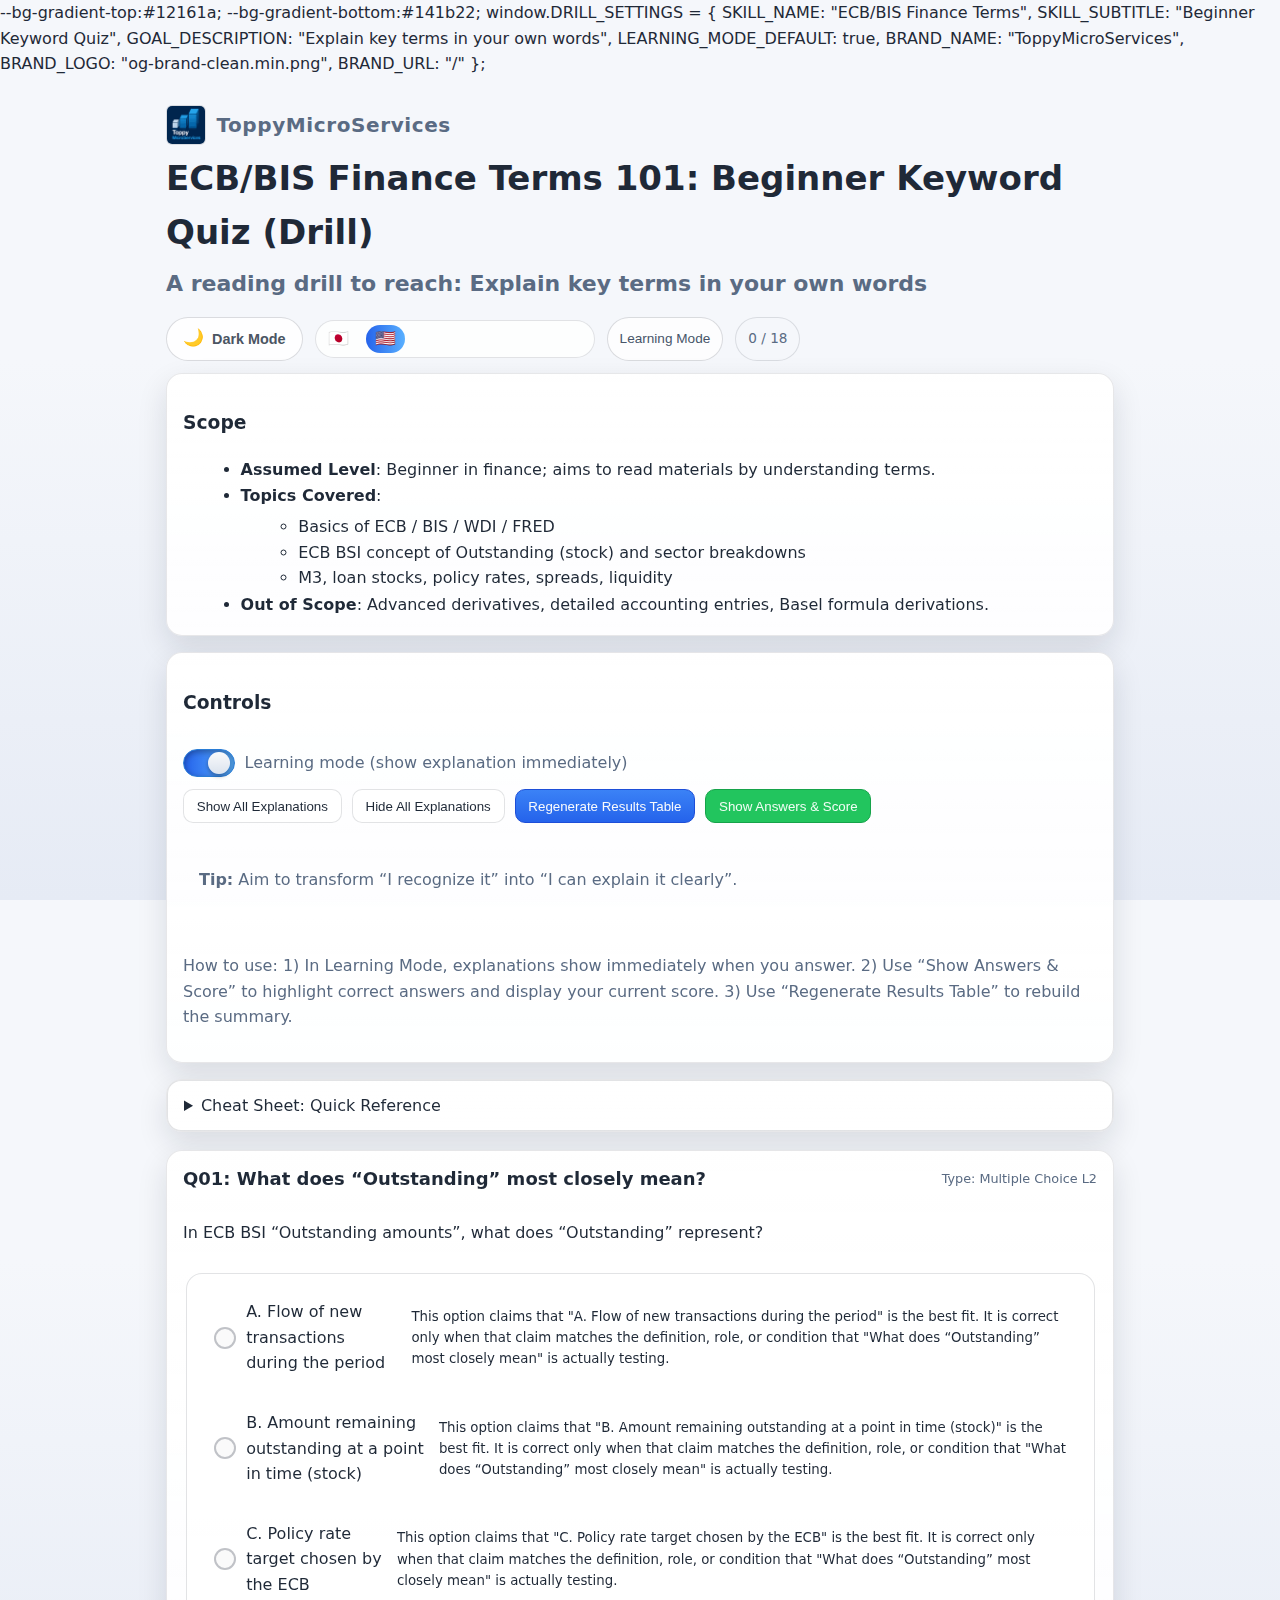
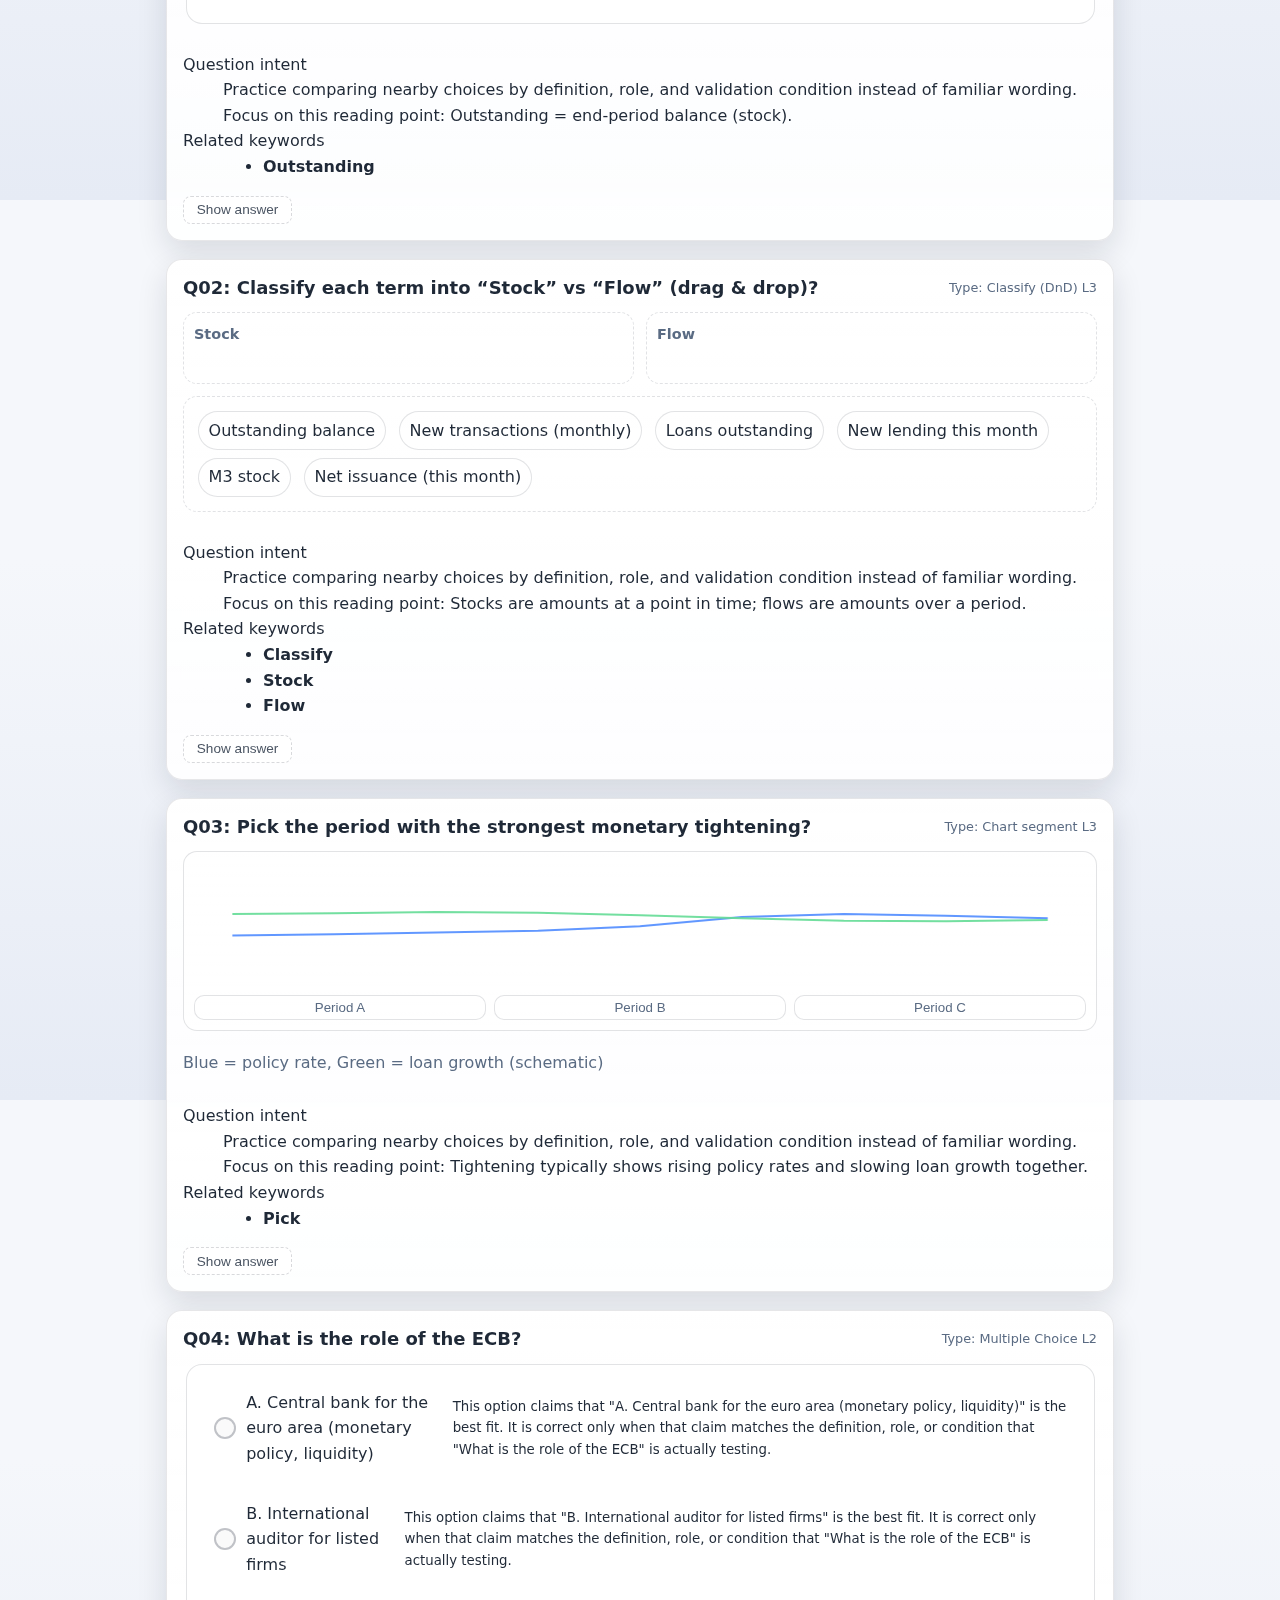
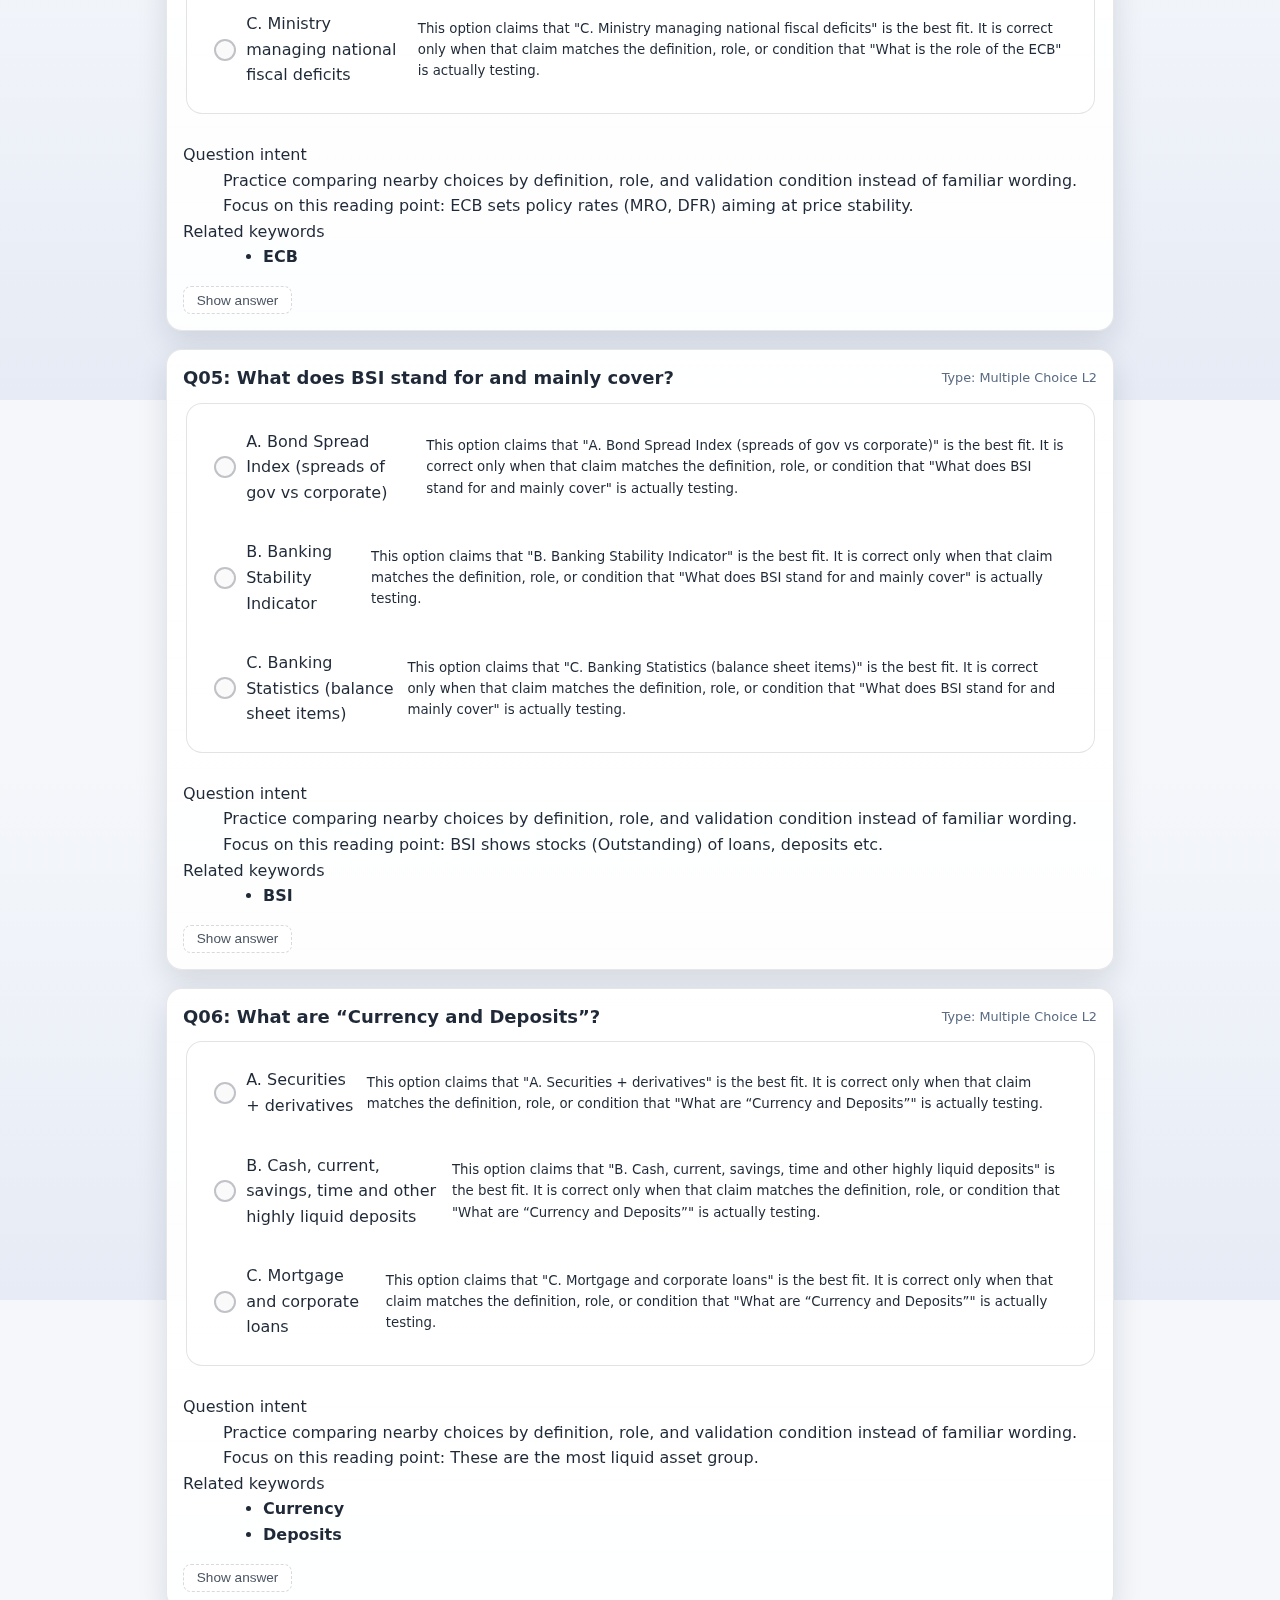
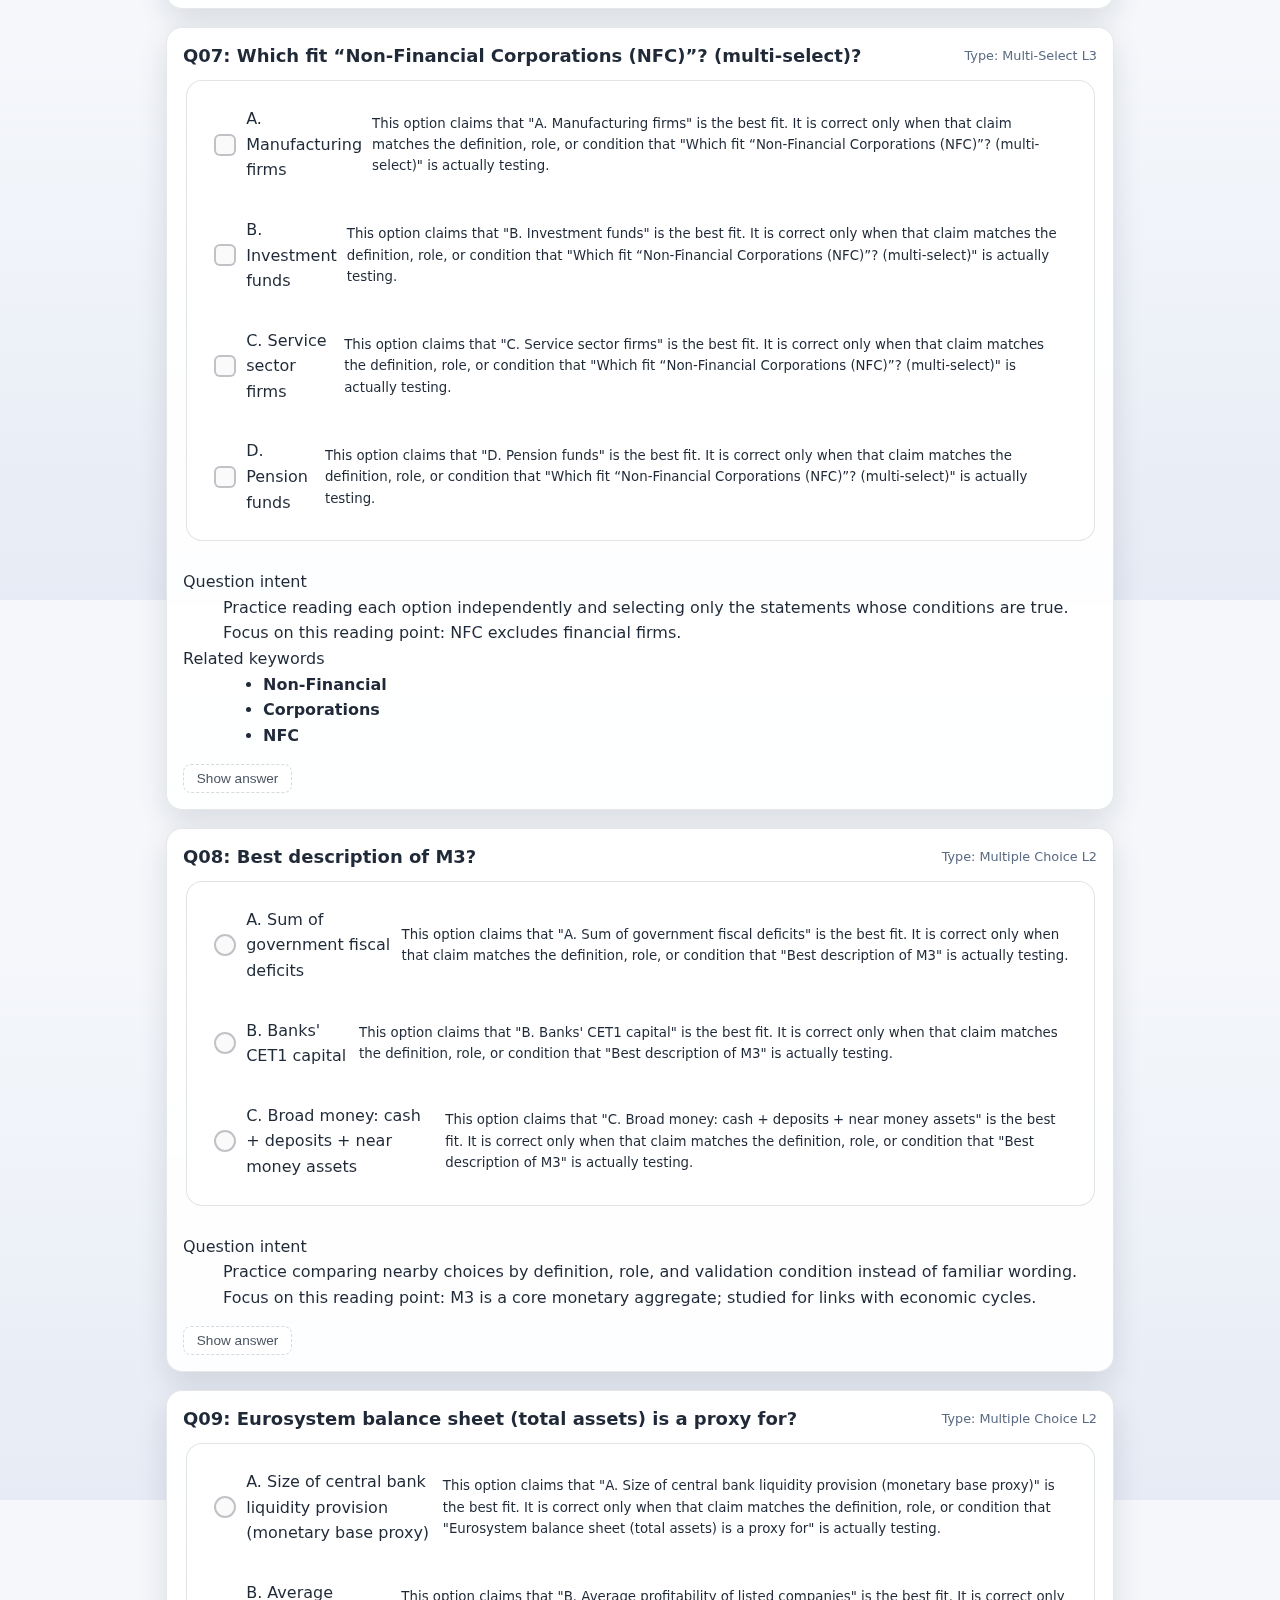
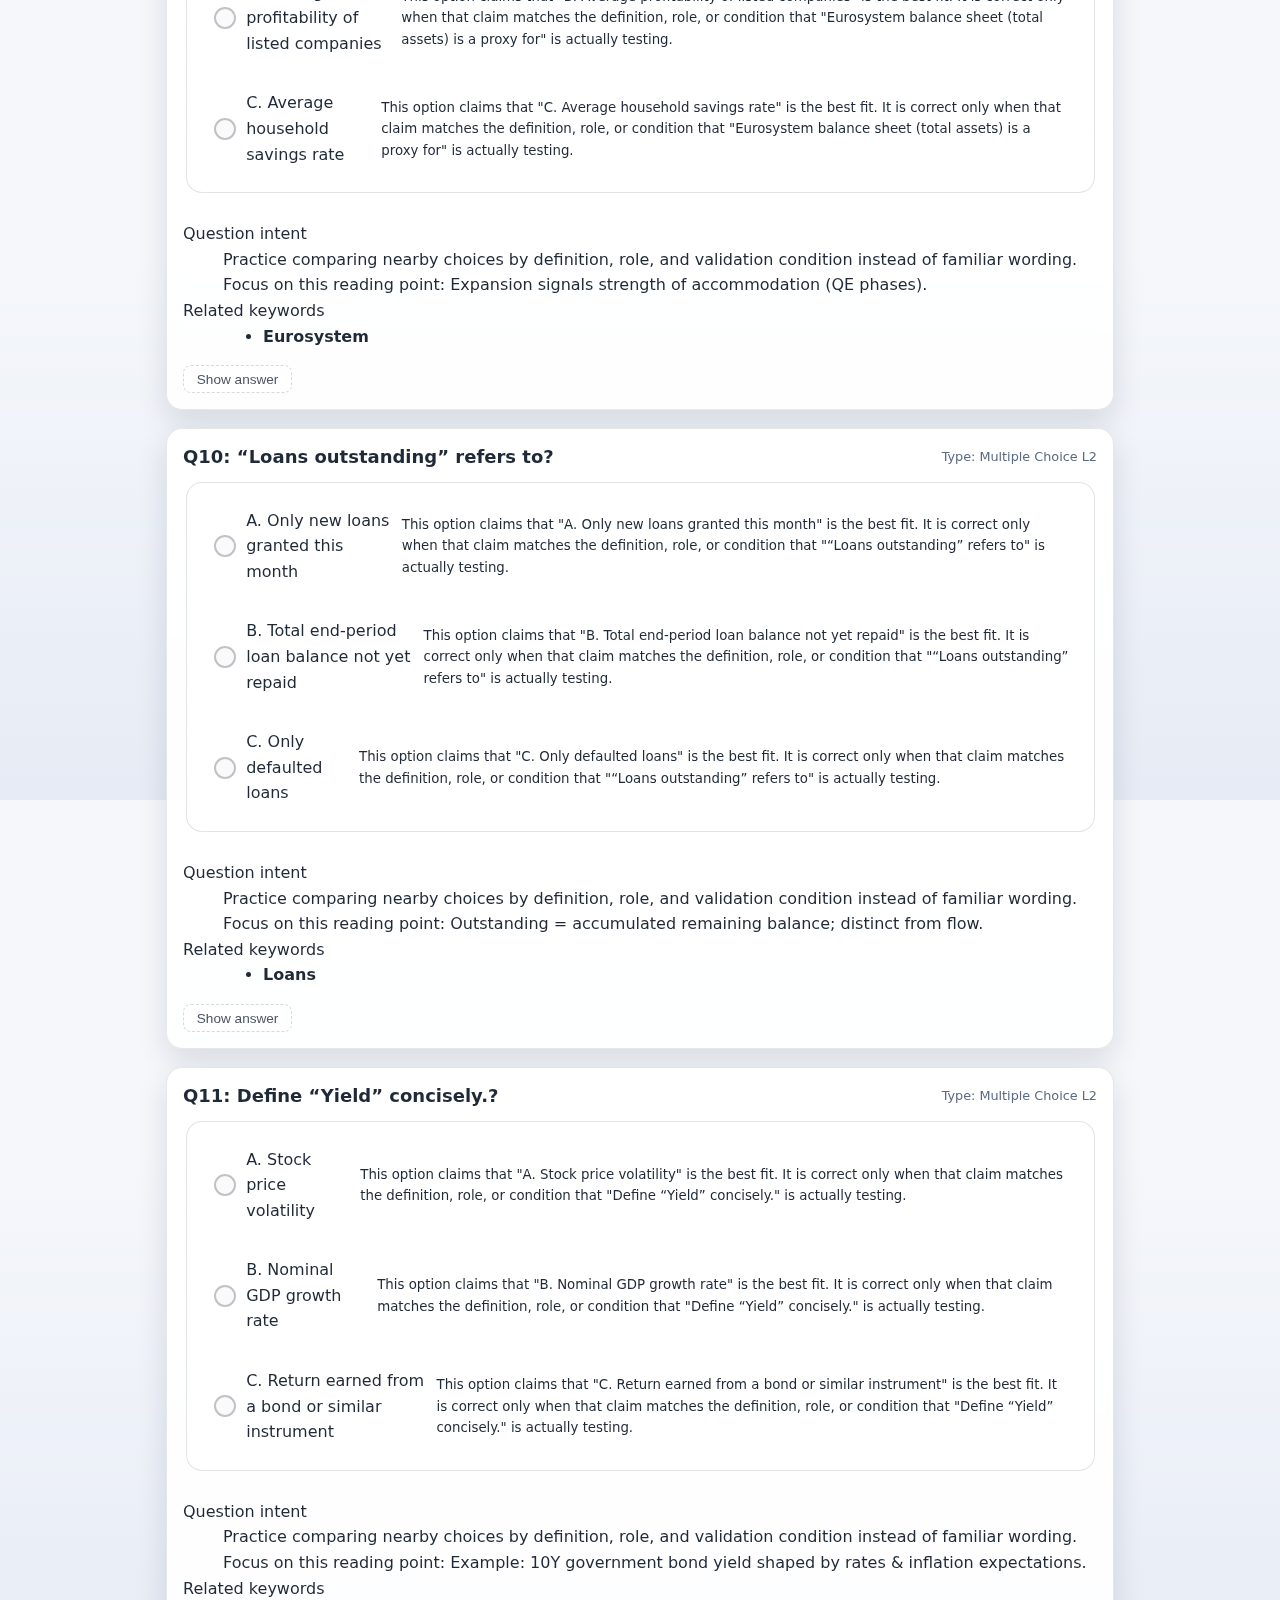
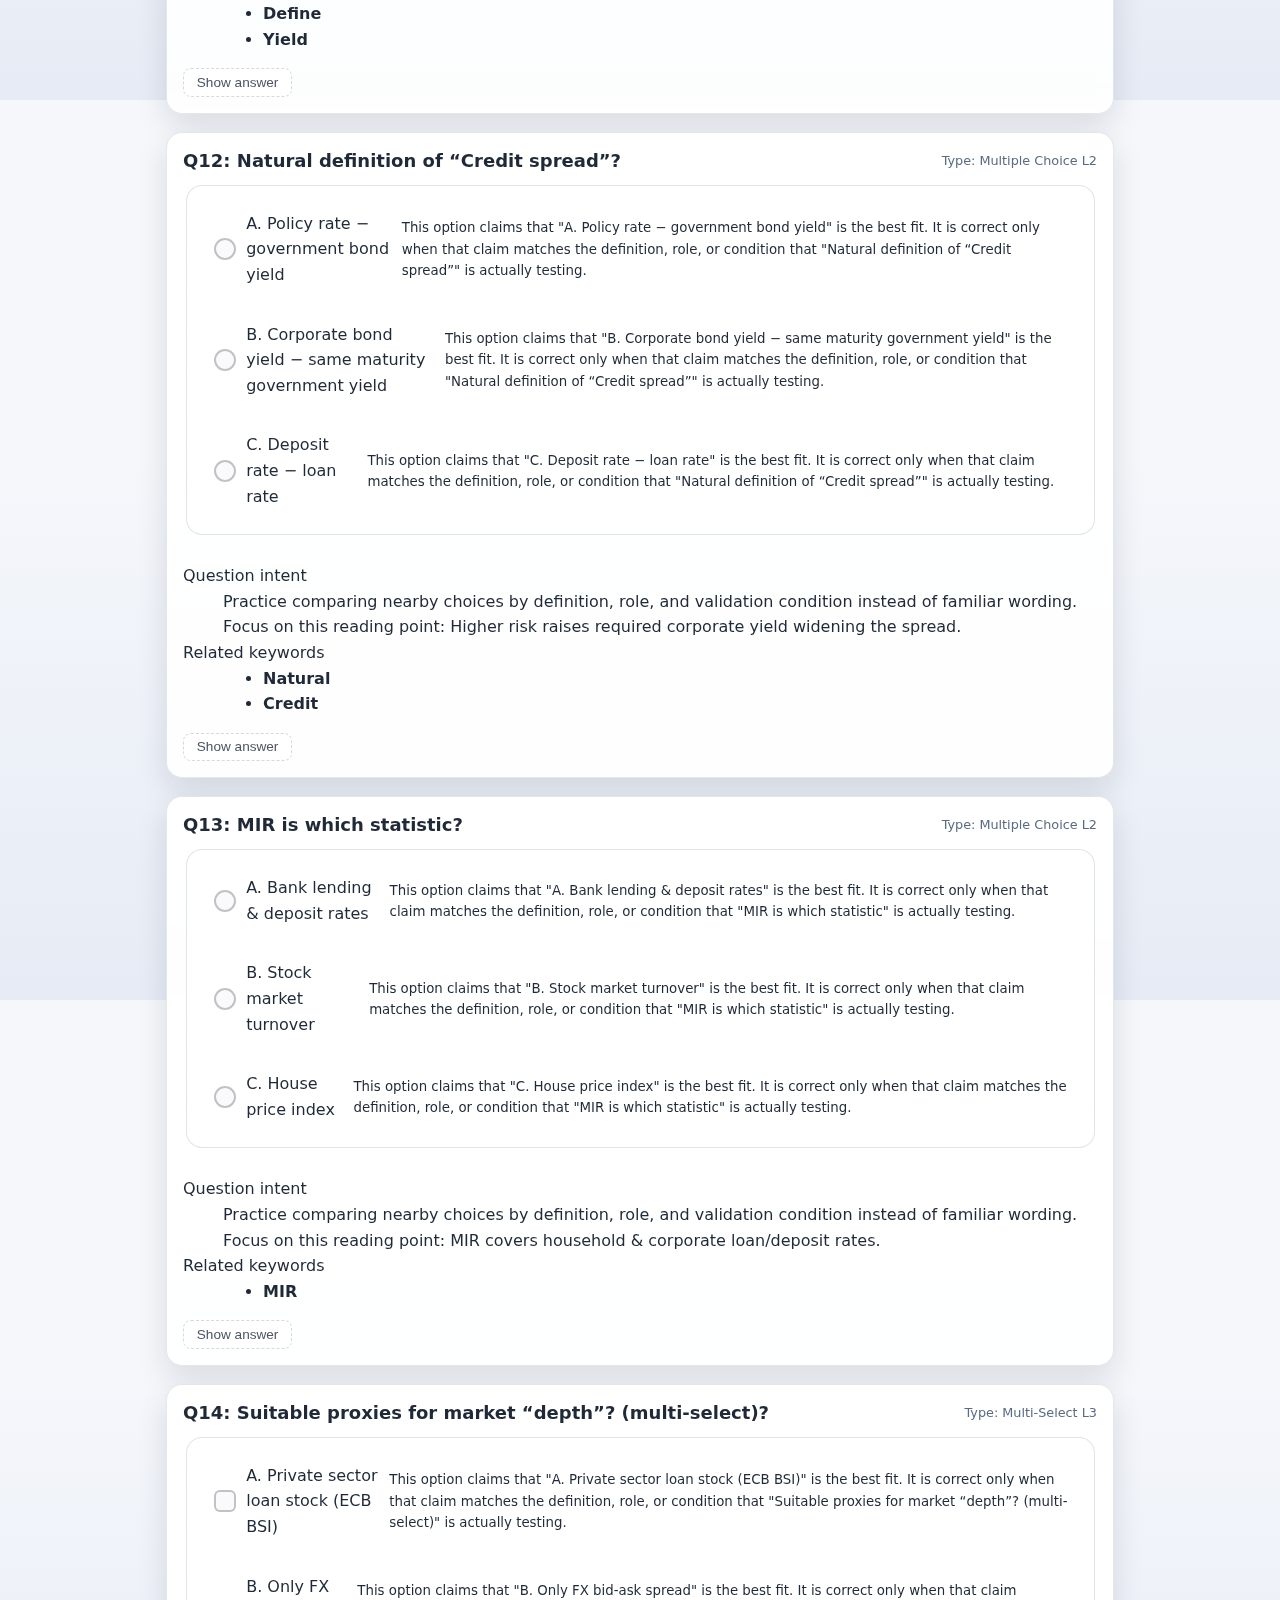
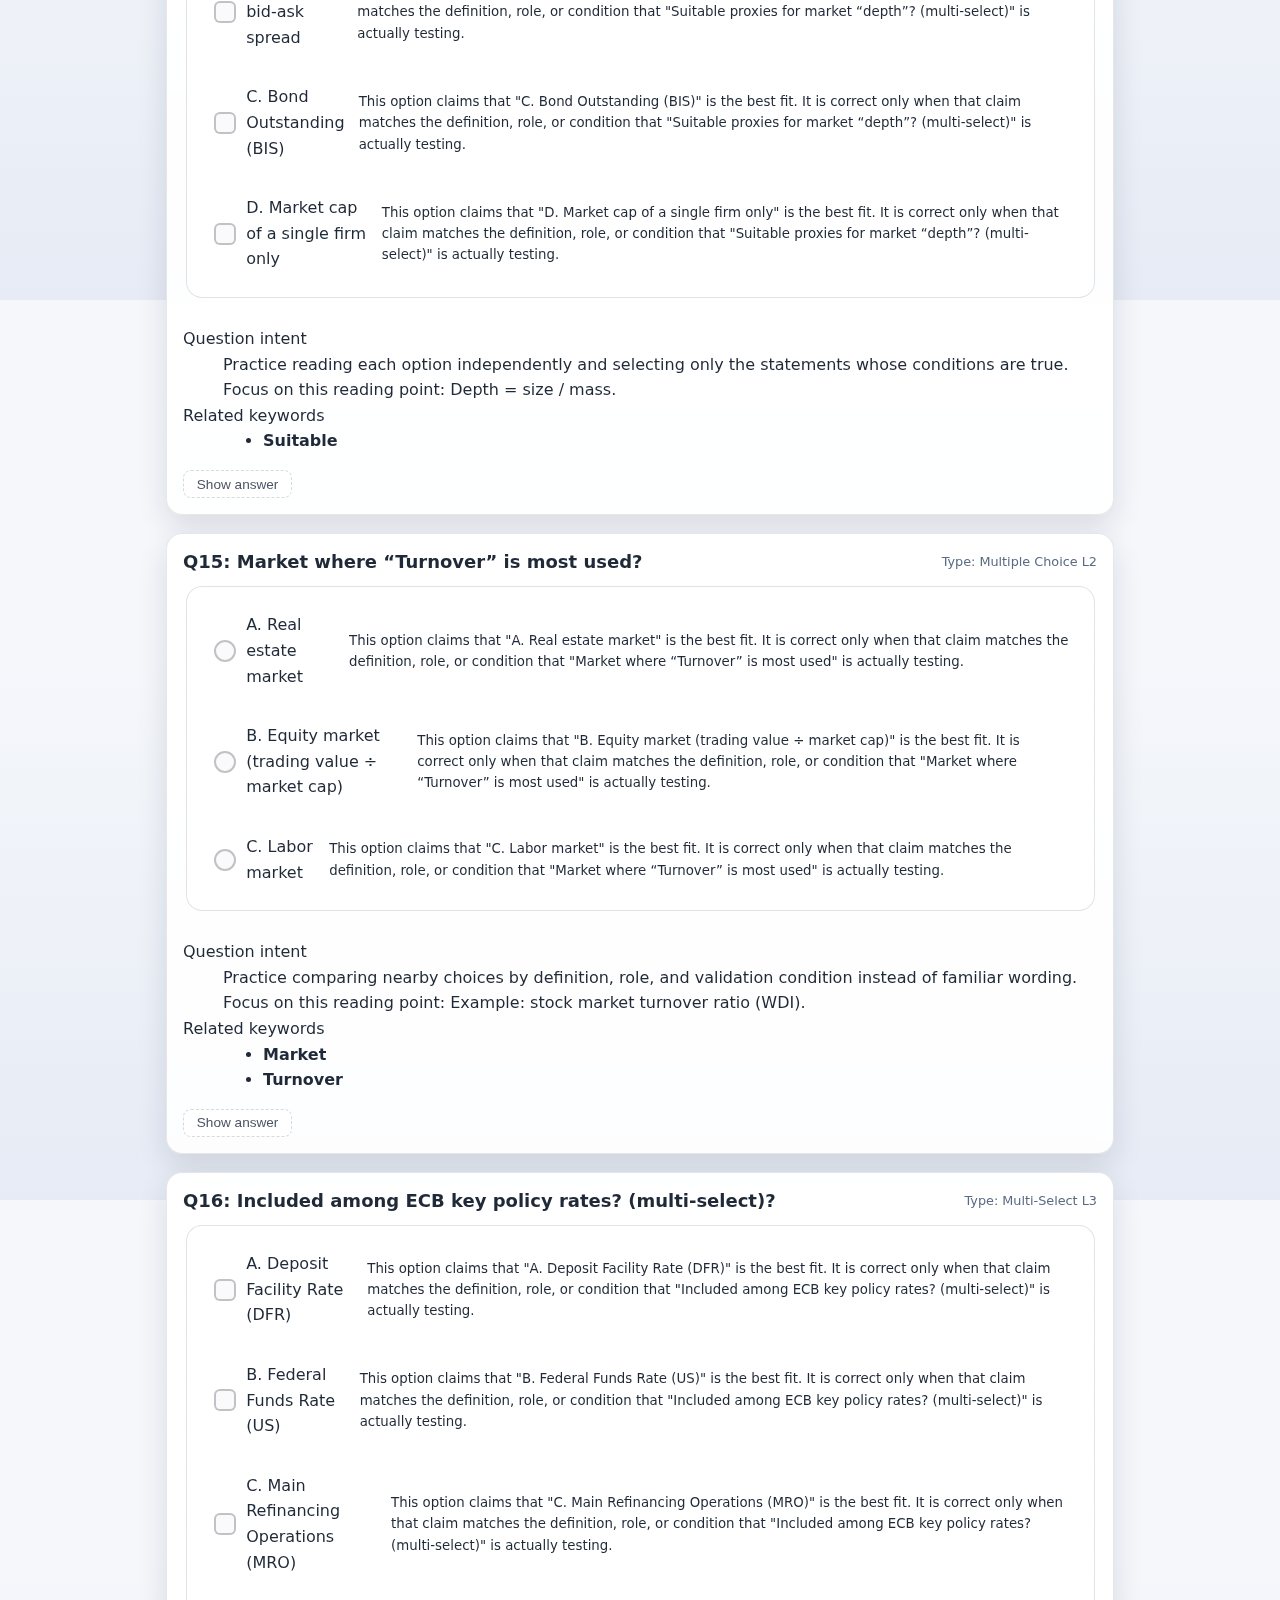
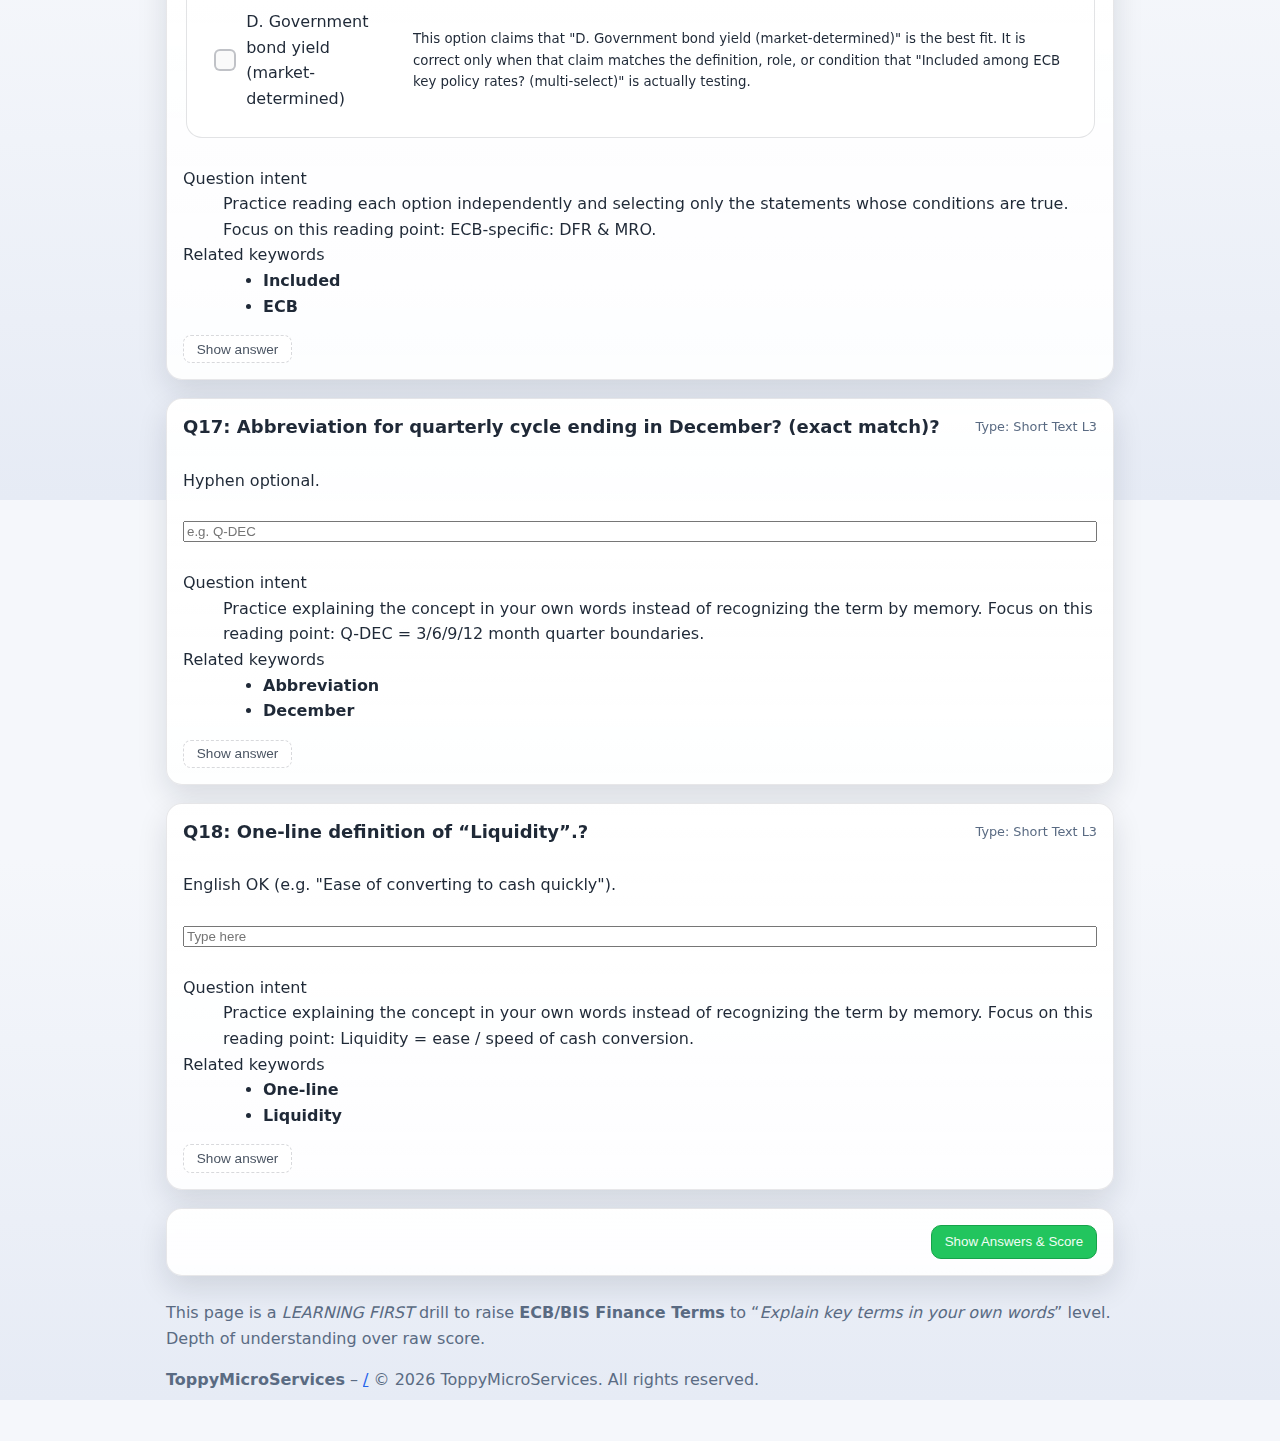
<file: education/quiz_finance_terms_en.html>
<!doctype html>
<html lang="en">
<head>
  <meta charset="utf-8" />
  <meta name="viewport" content="width=device-width, initial-scale=1" />
    <title>Thermo-Credit finance glossary drill (EN) | ToppyMicroServices</title>
    <meta name="description" content="Interactive Thermo-Credit finance glossary in English: CET1, RWA, LCR, NSFR, policy levers, and more via MC, multi-select, and text prompts with learning mode." />
    <link rel="canonical" href="https://www.toppymicros.com/education/quiz_finance_terms_en.html" />

  <meta name="robots" content="index,follow,max-image-preview:large" />
  <meta name="theme-color" content="#0b1221" />
  <meta name="color-scheme" content="dark light" />

  <meta property="og:type" content="website" />
  <meta property="og:title" content="Thermo-Credit finance glossary drill (EN) | ToppyMicroServices" />
  <meta property="og:description" content="Interactive Thermo-Credit finance glossary in English: CET1, RWA, LCR, NSFR, policy levers, and more via MC, multi-select, and text prompts with learning mode." />
  <meta property="og:url" content="https://www.toppymicros.com/education/quiz_finance_terms_en.html" />
  <meta property="og:site_name" content="ToppyMicroServices" />
  <meta property="og:image" content="https://www.toppymicros.com/og-brand-clean.png" />
  <meta name="twitter:card" content="summary_large_image" />
  <meta name="twitter:title" content="Thermo-Credit finance glossary drill (EN) | ToppyMicroServices" />
  <meta name="twitter:description" content="Interactive Thermo-Credit finance glossary in English: CET1, RWA, LCR, NSFR, policy levers, and more via MC, multi-select, and text prompts with learning mode." />
  <meta name="twitter:image" content="https://www.toppymicros.com/og-brand-clean.png" />

  <link rel="alternate" hreflang="en" href="https://www.toppymicros.com/education/quiz_finance_terms_en.html" />
  <link rel="alternate" hreflang="ja" href="https://www.toppymicros.com/education/quiz_finance_terms.html" />
  <link rel="alternate" hreflang="x-default" href="https://www.toppymicros.com/education/quiz_finance_terms_en.html" />

    <!-- Icons -->
    <link rel="icon" href="https://www.toppymicros.com/favicon.ico" sizes="any">
    <link rel="icon" type="image/png" href="https://www.toppymicros.com/favicon-32.png" sizes="32x32">
    <link rel="apple-touch-icon" href="https://www.toppymicros.com/apple-touch-icon.png" sizes="180x180">
    
    <!-- 
    <link rel="icon" href="/favicon.ico" sizes="any">
    <link rel="icon" type="image/png" href="/favicon-32.png" sizes="32x32">
    <link rel="apple-touch-icon" href="/apple-touch-icon.png" sizes="180x180">
    -->
    <link rel="stylesheet" href="quiz.css" />
    <script defer data-domain="toppymicros.com" data-auto="false" src="https://plausible.io/js/script.js"></script>
    <script defer src="../assets/global.js"></script>
  <style>
  :root{--bg-gradient-top:#22262b;--bg-gradient-bottom:#1d2126;--fg:#e7eef6;--muted:#8aa0b5;--accent:#4ea1ff;--accent-2:#9be37f;--warn:#ffcc66;--danger:#ff6b6b;--card:#0f1722;--glass:rgba(255,255,255,0.03);--glass-2:rgba(255,255,255,0.02);--border:#1c2531;--ok:#36d399;--shadow:0 12px 30px rgba(2,6,23,.6);--choice-hover:linear-gradient(90deg,rgba(78,161,255,0.04),rgba(155,227,127,0.02));--control-padding-y:.5rem;--control-padding-x:1rem;--control-font-size:.9rem;--control-min-height:44px;--control-icon-size:1.05rem}
  *{box-sizing:border-box}html,body{height:100%}body{margin:0;background:linear-gradient(180deg,var(--bg-gradient-top),var(--bg-gradient-top) 40%,var(--bg-gradient-bottom) 100%);color:var(--fg);font:16px/1.6 system-ui,-apple-system,Segoe UI,Roboto,Helvetica,Arial,"Apple Color Emoji","Segoe UI Emoji";transition:background .3s ease,color .3s ease}
    a{color:var(--accent)}.container{max-width:980px;margin:0 auto;padding:28px 16px 48px}header{display:flex;gap:16px;align-items:center;justify-content:space-between;margin-bottom:12px;flex-wrap:wrap}
    h1{font-size:clamp(20px,3.6vw,34px);margin:0 0 6px}h2{font-size:clamp(16px,2.6vw,22px);margin:0;color:var(--muted)}
  .badge{display:inline-flex;align-items:center;gap:.35rem;padding:.25rem .75rem;border:1px solid var(--border);border-radius:999px;background:rgba(255,255,255,.03);color:var(--muted);font-size:.85rem;line-height:1;min-height:var(--control-min-height)}
    .badge.clickable{cursor:pointer;user-select:none}
    .badge.clickable:focus{outline:2px solid var(--accent);outline-offset:2px}
    .card{background:linear-gradient(180deg,var(--glass),var(--glass-2));border:1px solid rgba(255,255,255,0.03);border-radius:16px;box-shadow:var(--shadow);backdrop-filter:blur(6px)}
    .panel{display:grid;gap:12px;padding:16px;margin:16px 0}.row{display:flex;flex-wrap:wrap;gap:10px;align-items:center}
    .btn{appearance:none;border:1px solid var(--border);background:#141c27;color:var(--fg);padding:.55rem .8rem;border-radius:10px;cursor:pointer;transition:all .15s ease}
    .btn:hover{border-color:#2a3748}
  .lang-toggle{display:inline-flex;gap:8px;align-items:center;border-radius:999px;border:1px solid rgba(255,255,255,0.08);background:rgba(15,23,34,0.6);padding:4px;flex:0 0 auto;flex-shrink:0}
  .lang-toggle a{padding:.35rem .55rem;background:transparent;border:0;color:var(--muted);cursor:pointer;text-decoration:none;display:inline-flex;align-items:center;justify-content:center;font-weight:700;font-size:1.05rem;white-space:nowrap;line-height:1;border-radius:999px;min-width:auto;flex:0 0 auto}
  .lang-toggle a.active{background:linear-gradient(90deg,var(--accent),#59b0ff);color:white}
  .theme-toggle{appearance:none;border:1px solid rgba(255,255,255,0.18);background:rgba(15,23,34,0.65);color:var(--muted);padding:var(--control-padding-y) var(--control-padding-x);border-radius:999px;font-size:var(--control-font-size);font-weight:600;cursor:pointer;transition:all .15s ease;display:inline-flex;align-items:center;justify-content:center;gap:.5rem;min-height:var(--control-min-height);line-height:1}
  .theme-toggle:hover{color:var(--fg);border-color:rgba(255,255,255,0.35)}
  .theme-toggle .theme-icon{font-size:var(--control-icon-size);line-height:1}
  .theme-toggle .theme-label{line-height:1;font-size:var(--control-font-size)}
  .header-controls{display:flex;gap:12px;align-items:center;flex-wrap:wrap;justify-content:flex-start}
  .brand{display:flex;align-items:flex-start;margin-bottom:6px}
  .brand a{display:inline-flex;align-items:center;gap:.65rem;text-decoration:none;color:var(--fg);font-weight:600;font-size:clamp(16px,2.1vw,20px);letter-spacing:.03em}
  .brand img{height:40px;width:auto;max-width:140px}
  .brand .name{white-space:nowrap}
  .answer-btn{appearance:none;border:1px dashed rgba(255,255,255,0.16);background:rgba(15,23,34,0.6);color:var(--muted);padding:.35rem .8rem;border-radius:8px;cursor:pointer;transition:all .15s ease;font-size:.85rem}
  .answer-btn:hover{color:var(--fg);border-color:rgba(255,255,255,0.35)}
    .btn.ghost{background:transparent}.btn.primary{background:linear-gradient(180deg,#1b2a3a,#132030);border-color:#223045}.btn.success{background:#153521;border-color:#1d5b3f}.btn.warn{background:#2a2412;border-color:#5f4c1a;color:#ffdf99}
    .switch{display:inline-flex;gap:.6rem;align-items:center}input[type="checkbox" i]{cursor:pointer}
    input[type="checkbox"], input[type="radio"]{accent-color:var(--accent)}
    /* Modern toggle for settings */
    .switch input{position:absolute;opacity:0;width:0;height:0}
    .switch .ui-toggle{width:52px;height:28px;border-radius:999px;border:1px solid var(--border);background:#101826;position:relative;display:inline-block;transition:all .18s ease;box-shadow:inset 0 2px 6px rgba(0,0,0,.35)}
    .switch .ui-toggle::after{content:"";position:absolute;top:50%;left:4px;transform:translateY(-50%);width:22px;height:22px;border-radius:50%;background:linear-gradient(180deg,#f9fafb,#dbe3ee);box-shadow:0 2px 4px rgba(0,0,0,.35);transition:left .18s ease}
    .switch input:checked + .ui-toggle{background:linear-gradient(90deg,var(--accent),#59b0ff);border-color:#2a7dd6}
    .switch input:checked + .ui-toggle::after{left:calc(100% - 26px)}
    .switch .switch-label{color:var(--muted)}
    .switch:focus-within .ui-toggle{outline:2px solid rgba(78,161,255,.6);outline-offset:2px}
    .scope,.tip{padding:16px}.scope ul{margin:.35rem 0 .1rem 1.1rem}.muted{color:var(--muted)}
    details.cheatsheet{margin:16px 0}details.cheatsheet summary{cursor:pointer;padding:12px 16px;border-radius:14px;background:linear-gradient(180deg,rgba(255,255,255,0.06),rgba(255,255,255,0.03));border:1px solid var(--border);color:var(--fg)}.sheet{padding:16px 16px 4px}
    .q{padding:16px;margin:18px 0;transition:transform .12s ease,box-shadow .12s ease}.q header{display:flex;justify-content:space-between;align-items:center;margin:0 0 12px}.q h4{margin:0;font-size:18px}.q .type{font-size:.8rem;color:var(--muted)}.q .body{display:grid;gap:12px}
  .choices{display:grid;gap:8px;margin-left:.2rem;padding:12px;border:1px solid var(--border);border-radius:16px;background:linear-gradient(180deg,var(--glass),var(--glass-2))}
  .choice{display:flex;gap:10px;align-items:center;padding:12px 12px 12px 46px;border:1px dashed transparent;border-radius:16px;transition:all .18s ease;position:relative;min-height:46px}
  .choice:hover{background:var(--choice-hover);transform:translateY(-3px);box-shadow:0 6px 18px rgba(2,6,23,.45)}
  /* Hide native control but keep accessible */
  .choice input{position:absolute!important;width:1px;height:1px;margin:-1px;padding:0;border:0;clip:rect(1px,1px,1px,1px);overflow:hidden}
  /* Custom indicator */
  .choice{--ind-size:18px;--ind-radius:50%}
  .choice:has(input[type=checkbox]){--ind-radius:6px}
  .choice::before{content:"";position:absolute;left:14px;top:50%;transform:translateY(-50%);width:var(--ind-size);height:var(--ind-size);border-radius:var(--ind-radius);border:2px solid var(--border);background:rgba(255,255,255,0.04)}
  .choice::after{content:"";position:absolute;left:14px;top:50%;transform:translate(3px,-50%) scale(.2);transform-origin:center;border-radius:50%;width:calc(var(--ind-size) - 6px);height:calc(var(--ind-size) - 6px);background:linear-gradient(180deg,#5aaaff,#2d7df0);opacity:0;transition:transform .18s ease,opacity .18s ease}
  .choice:has(input[type=checkbox])::after{content:"✓";width:auto;height:auto;background:transparent;color:white;font-weight:800;font-size:12px;left:calc(14px + 9px);transform:translate(-50%,-50%) scale(.2);text-shadow:0 1px 1px rgba(0,0,0,.35)}
  .choice:has(input[type=checkbox]:checked)::before{background:linear-gradient(180deg,#3a8bff,#2d7df0);border-color:#2a7dd6}
  .choice:has(input[type=radio]:checked)::after{opacity:1;transform:translate(3px,-50%) scale(1)}
  .choice:has(input[type=checkbox]:checked)::after{opacity:1;transform:translate(-50%,-50%) scale(1)}
  .choice:has(input:checked){background:linear-gradient(90deg,rgba(78,161,255,0.08),rgba(155,227,127,0.04));border:1px solid rgba(78,161,255,0.35)}
  .choice:has(input:focus-visible){outline:2px solid rgba(78,161,255,.7);outline-offset:2px}
  .choice.correct{border-color:#1f3f2c;background:rgba(54,211,153,.07)}
  .choice.wrong{border-color:#4a2525;background:rgba(255,107,107,.06)}
    .explain{display:none;padding:12px;border-left:3px solid #2a6bb8;background:#0f1722;border-radius:8px}.explain.show{display:block}
  .sr-only{position:absolute!important;height:1px;width:1px;overflow:hidden;clip:rect(1px,1px,1px,1px);white-space:nowrap}

  /* Active tasks: classify (drag & drop) */
  .dd-wrap{display:grid;grid-template-columns:1fr 1fr;gap:12px}
  .bucket{border:1px dashed var(--border);border-radius:14px;padding:10px;min-height:72px;background:rgba(255,255,255,0.02)}
  .bucket h5{margin:0 0 6px;font-size:.9rem;color:var(--muted)}
  .chip{display:inline-flex;align-items:center;gap:.35rem;padding:.35rem .6rem;border:1px solid var(--border);border-radius:999px;background:rgba(255,255,255,0.04);cursor:grab;user-select:none;margin:4px;-webkit-user-drag:element;touch-action:none}
  .chip:active{cursor:grabbing}
  .chip.selected{border-color:rgba(78,161,255,0.65);box-shadow:0 0 0 2px rgba(78,161,255,0.35);background:rgba(78,161,255,0.08)}
  .bucket.hover{border-color:rgba(78,161,255,0.55);background:rgba(78,161,255,0.06)}

  /* Active tasks: segmented chart selector */
  .mini-chart{position:relative;border:1px solid var(--border);border-radius:14px;padding:10px;background:linear-gradient(180deg,var(--glass),var(--glass-2))}
  .segments{position:absolute;left:10px;right:10px;bottom:10px;display:grid;grid-template-columns:repeat(3,1fr);gap:8px}
  .segment{appearance:none;border:1px solid var(--border);background:rgba(255,255,255,0.06);color:var(--muted);border-radius:10px;padding:.25rem .4rem;cursor:pointer}
  .segment.selected{background:linear-gradient(90deg,var(--accent),#59b0ff);color:#fff;border-color:#2a7dd6}

  /* Live score */
  #score-badge{display:inline-flex;align-items:center;justify-content:center;gap:.25rem;padding:.25rem .75rem;border:1px solid var(--border);border-radius:999px;background:rgba(255,255,255,.03);color:var(--muted);font-size:.85rem;line-height:1;min-height:var(--control-min-height);white-space:nowrap}
  @media print{.panel button,.panel input,.panel .badge{display:none!important}body{background:#fff;color:#000}.card{box-shadow:none;border-color:#ccc}}

  body[data-theme="light"]{--bg-gradient-top:#f5f7fb;--bg-gradient-bottom:#e6ebf5;--fg:#1f2937;--muted:#5a6b83;--accent:#2563eb;--accent-2:#16a34a;--card:#ffffff;--glass:rgba(255,255,255,0.95);--glass-2:rgba(255,255,255,0.88);--border:rgba(15,23,42,0.12);--shadow:0 12px 30px rgba(15,23,42,0.12);--choice-hover:linear-gradient(90deg,rgba(37,99,235,0.08),rgba(22,163,74,0.05))}
  body[data-theme="light"] .card{background:linear-gradient(180deg,rgba(255,255,255,0.97),rgba(255,255,255,0.9));border:1px solid rgba(15,23,42,0.1);box-shadow:var(--shadow);color:var(--fg)}
  body[data-theme="light"] .lang-toggle{border:1px solid rgba(15,23,42,0.12);background:rgba(255,255,255,0.8)}
  body[data-theme="light"] .lang-toggle a{color:#4b5563}
  body[data-theme="light"] .theme-toggle{border-color:rgba(15,23,42,0.15);background:rgba(255,255,255,0.85);color:#4b5563}
  body[data-theme="light"] .theme-toggle:hover{color:#1f2937;border-color:rgba(37,99,235,0.45)}
  body[data-theme="light"] .answer-btn{background:rgba(255,255,255,0.9);color:#4b5563;border-color:rgba(15,23,42,0.16)}
  body[data-theme="light"] .answer-btn:hover{color:#1f2937;border-color:rgba(37,99,235,0.35)}
  body[data-theme="light"] .btn{border-color:rgba(15,23,42,0.12)}
  body[data-theme="light"] .btn.ghost{background:rgba(255,255,255,0.7);color:#1f2937}
  body[data-theme="light"] .btn.primary{background:linear-gradient(180deg,#3b82f6,#2563eb);border-color:#1d4ed8;color:#f8fafc}
  body[data-theme="light"] .btn.success{background:#22c55e;border-color:#16a34a;color:#f0fdf4}
  body[data-theme="light"] .btn.warn{background:#fde68a;border-color:#f59e0b;color:#92400e}
  body[data-theme="light"] .choices{border-color:rgba(15,23,42,0.12);background:rgba(255,255,255,0.95)}
  body[data-theme="light"] .choice:hover{box-shadow:0 6px 18px rgba(15,23,42,0.12)}
  body[data-theme="light"] .choice::before{background:rgba(0,0,0,0.02);border-color:rgba(15,23,42,0.25)}
  body[data-theme="light"] .choice.correct{border-color:rgba(34,197,94,0.45);background:rgba(34,197,94,0.15)}
  body[data-theme="light"] .choice.wrong{border-color:rgba(248,113,113,0.4);background:rgba(248,113,113,0.18)}
  body[data-theme="light"] .explain{background:rgba(226,232,240,0.9);border-left:3px solid #2563eb;color:#1f2937}
  body[data-theme="light"] .muted{color:#5a6b83}
  body[data-theme="light"] .badge{border-color:rgba(15,23,42,0.15);background:rgba(255,255,255,0.75);color:#475569}
  body[data-theme="light"] details.cheatsheet summary{background:linear-gradient(180deg,rgba(255,255,255,0.98),rgba(255,255,255,0.92));color:#1f2937}
  body[data-theme="light"] .brand a{color:#1f2937}
  </style>
  </head>
      --bg-gradient-top:#12161a;
      --bg-gradient-bottom:#141b22;
    window.DRILL_SETTINGS = {
      SKILL_NAME: "ECB/BIS Finance Terms",
      SKILL_SUBTITLE: "Beginner Keyword Quiz",
      GOAL_DESCRIPTION: "Explain key terms in your own words",
      LEARNING_MODE_DEFAULT: true,
      BRAND_NAME: "ToppyMicroServices",
      BRAND_LOGO: "og-brand-clean.min.png",
      BRAND_URL: "/"
    };
  </script>
  <div class="container">
    <header>
      <div>
        <div class="brand">
          <a id="brand-link" href="/" aria-label="ToppyMicroServices">
            <img id="brand-logo" alt="ToppyMicroServices logo" src="og-brand-clean.min.png" width="40" height="40">
            <span id="brand-name" class="name">ToppyMicroServices</span>
          </a>
        </div>
        <h1 id="title">ECB/BIS Finance Terms 101: Beginner Keyword Quiz (Drill)</h1>
        <h2 id="subtitle">A reading drill to reach: Explain key terms in your own words</h2>
      </div>
      <div class="header-controls">
        <button type="button" class="theme-toggle" id="themeToggle" aria-pressed="false" aria-label="Switch to light mode" data-next="light">
          <span class="theme-icon" aria-hidden="true">☀️</span>
          <span class="theme-label">Light Mode</span>
        </button>
        <div class="lang-toggle" aria-label="Language switcher">
          <a href="quiz_finance_terms.html" aria-label="日本語" data-lang="ja">🇯🇵</a>
          <a href="quiz_finance_terms_en.html" class="active" aria-current="page" aria-label="English" data-lang="en">🇺🇸</a>
        </div>
        <button type="button" class="badge clickable" id="mode-badge" aria-live="polite" aria-pressed="true" title="Click to toggle Learning/Test">Learning Mode</button>
        <span id="score-badge" aria-live="polite" title="Live score">0 / 0</span>
      </div>
    </header>

    <section class="card scope" aria-labelledby="scope-h">
      <h3 id="scope-h">Scope</h3>
      <ul>
        <li><strong>Assumed Level</strong>: Beginner in finance; aims to read materials by understanding terms.</li>
        <li><strong>Topics Covered</strong>:
          <ul>
            <li>Basics of ECB / BIS / WDI / FRED</li>
            <li>ECB BSI concept of Outstanding (stock) and sector breakdowns</li>
            <li>M3, loan stocks, policy rates, spreads, liquidity</li>
          </ul>
        </li>
        <li><strong>Out of Scope</strong>: Advanced derivatives, detailed accounting entries, Basel formula derivations.</li>
      </ul>
    </section>

    <section class="card panel" aria-labelledby="ops-h">
      <h3 id="ops-h">Controls</h3>
      <div class="row">
        <label class="switch" for="learningMode">
          <input id="learningMode" type="checkbox" checked>
          <span class="ui-toggle" aria-hidden="true"></span>
          <span class="switch-label">Learning mode (show explanation immediately)</span>
        </label>
      </div>
      <div class="row">
        <button class="btn ghost" id="showAll">Show All Explanations</button>
        <button class="btn ghost" id="hideAll">Hide All Explanations</button>
        <button class="btn primary" id="regen" data-results-target="results-panel-top">Regenerate Results Table</button>
        <button class="btn success" id="showAnswersScore" data-results-target="results-panel-top">Show Answers & Score</button>
      </div>
      <p class="tip muted"><strong>Tip:</strong> Aim to transform “I recognize it” into “I can explain it clearly”.</p>
      <p class="muted" id="usage-note">How to use: 1) In Learning Mode, explanations show immediately when you answer. 2) Use “Show Answers & Score” to highlight correct answers and display your current score. 3) Use “Regenerate Results Table” to rebuild the summary.</p>
      <div class="results card" id="results-panel-top" aria-live="polite" style="display:none"></div>
    </section>

    <details class="cheatsheet card">
      <summary>Cheat Sheet: Quick Reference</summary>
      <div class="sheet">
        <ul>
          <li><strong>Outstanding</strong>: End-period amount still outstanding (stock).</li>
          <li><strong>M3</strong>: Broad money = cash + deposits + near-money assets.</li>
          <li><strong>Depth</strong>: Size (loan stock / bond outstanding).</li>
          <li><strong>Turnover</strong>: Trading activity (e.g. stock market turnover ratio).</li>
          <li><strong>DFR / MRO</strong>: Key ECB policy rates.</li>
          <li><strong>Liquidity</strong>: Ease of converting to cash quickly.</li>
        </ul>
      </div>
    </details>

    <section id="questions">
      <!-- Q01 -->
      <article class="q card" data-id="Q01" data-type="mc" data-answer="b">
        <header>
          <h4>Q01: What does “Outstanding” most closely mean?</h4>
          <span class="type">Type: Multiple Choice</span>
        </header>
        <div class="body">
          <p>In ECB BSI “Outstanding amounts”, what does “Outstanding” represent?</p>
          <fieldset class="choices">
            <label class="choice"><input type="radio" name="Q01" value="a"> A. Flow of new transactions during the period</label>
            <label class="choice"><input type="radio" name="Q01" value="b"> B. Amount remaining outstanding at a point in time (stock)</label>
            <label class="choice"><input type="radio" name="Q01" value="c"> C. Policy rate target chosen by the ECB</label>
          </fieldset>
          <div class="explain" id="exp-Q01">
            <strong>Explanation:</strong> Outstanding = end-period balance (stock). Separate from flow.
          </div>
        </div>
      </article>

      <!-- Q02 (Classify: Drag & Drop) -->
      <article class="q card" data-id="Q02" data-type="classify" data-answer="stock:a,c,e;flow:b,d,f">
        <header>
          <h4>Q02: Classify each term into “Stock” vs “Flow” (drag & drop)</h4>
          <span class="type">Type: Classify (DnD)</span>
        </header>
        <div class="body">
          <div class="dd-wrap">
            <div class="bucket" data-group="stock" aria-label="Stock bucket">
              <h5>Stock</h5>
            </div>
            <div class="bucket" data-group="flow" aria-label="Flow bucket">
              <h5>Flow</h5>
            </div>
          </div>
          <div class="bucket pool" data-group="pool" aria-label="Pool of terms">
            <span class="chip" draggable="true" data-value="a">Outstanding balance</span>
            <span class="chip" draggable="true" data-value="b">New transactions (monthly)</span>
            <span class="chip" draggable="true" data-value="c">Loans outstanding</span>
            <span class="chip" draggable="true" data-value="d">New lending this month</span>
            <span class="chip" draggable="true" data-value="e">M3 stock</span>
            <span class="chip" draggable="true" data-value="f">Net issuance (this month)</span>
          </div>
          <div class="explain" id="exp-Q02">
            <strong>Explanation:</strong> Stocks are amounts at a point in time; flows are amounts over a period. Loan/M3 stocks are “Stock”; new transactions or net issuance are “Flow”.
          </div>
        </div>
      </article>

      <!-- Q03 (Chart segment select) -->
      <article class="q card" data-id="Q03" data-type="segment" data-answer="2">
        <header>
          <h4>Q03: Pick the period with the strongest monetary tightening</h4>
          <span class="type">Type: Chart segment</span>
        </header>
        <div class="body">
          <div class="mini-chart" style="height:180px">
            <canvas id="miniChart" width="560" height="110" style="width:100%;height:110px"></canvas>
            <div class="segments" role="group" aria-label="Pick period">
              <button type="button" class="segment" data-idx="1">Period A</button>
              <button type="button" class="segment" data-idx="2">Period B</button>
              <button type="button" class="segment" data-idx="3">Period C</button>
            </div>
          </div>
          <p class="muted" style="margin:.4rem 0 0">Blue = policy rate, Green = loan growth (schematic)</p>
          <div class="explain" id="exp-Q03">
            <strong>Explanation:</strong> Tightening typically shows rising policy rates and slowing loan growth together. Period B matches this best.
          </div>
        </div>
      </article>
      <!-- Q04 -->
      <article class="q card" data-id="Q04" data-type="mc" data-answer="a">
        <header>
          <h4>Q04: What is the role of the ECB?</h4>
          <span class="type">Type: Multiple Choice</span>
        </header>
        <div class="body">
          <fieldset class="choices">
            <label class="choice"><input type="radio" name="Q04" value="a"> A. Central bank for the euro area (monetary policy, liquidity)</label>
            <label class="choice"><input type="radio" name="Q04" value="b"> B. International auditor for listed firms</label>
            <label class="choice"><input type="radio" name="Q04" value="c"> C. Ministry managing national fiscal deficits</label>
          </fieldset>
          <div class="explain" id="exp-Q04">
            <strong>Explanation:</strong> ECB sets policy rates (MRO, DFR) aiming at price stability.
          </div>
        </div>
      </article>

      <!-- Q05 -->
      <article class="q card" data-id="Q05" data-type="mc" data-answer="c">
        <header>
          <h4>Q05: What does BSI stand for and mainly cover?</h4>
          <span class="type">Type: Multiple Choice</span>
        </header>
        <div class="body">
          <fieldset class="choices">
            <label class="choice"><input type="radio" name="Q05" value="a"> A. Bond Spread Index (spreads of gov vs corporate)</label>
            <label class="choice"><input type="radio" name="Q05" value="b"> B. Banking Stability Indicator</label>
            <label class="choice"><input type="radio" name="Q05" value="c"> C. Banking Statistics (balance sheet items)</label>
          </fieldset>
          <div class="explain" id="exp-Q05">
            <strong>Explanation:</strong> BSI shows stocks (Outstanding) of loans, deposits etc.
          </div>
        </div>
      </article>

      <!-- Q06 -->
      <article class="q card" data-id="Q06" data-type="mc" data-answer="b">
        <header>
          <h4>Q06: What are “Currency and Deposits”?</h4>
          <span class="type">Type: Multiple Choice</span>
        </header>
        <div class="body">
          <fieldset class="choices">
            <label class="choice"><input type="radio" name="Q06" value="a"> A. Securities + derivatives</label>
            <label class="choice"><input type="radio" name="Q06" value="b"> B. Cash, current, savings, time and other highly liquid deposits</label>
            <label class="choice"><input type="radio" name="Q06" value="c"> C. Mortgage and corporate loans</label>
          </fieldset>
          <div class="explain" id="exp-Q06">
            <strong>Explanation:</strong> These are the most liquid asset group.
          </div>
        </div>
      </article>

      <!-- Q07 (Multi-select) -->
      <article class="q card" data-id="Q07" data-type="ms" data-answer="a,c">
        <header>
          <h4>Q07: Which fit “Non-Financial Corporations (NFC)”? (multi-select)</h4>
          <span class="type">Type: Multi-Select</span>
        </header>
        <div class="body">
          <fieldset class="choices">
            <label class="choice"><input type="checkbox" name="Q07" value="a"> A. Manufacturing firms</label>
            <label class="choice"><input type="checkbox" name="Q07" value="b"> B. Investment funds</label>
            <label class="choice"><input type="checkbox" name="Q07" value="c"> C. Service sector firms</label>
            <label class="choice"><input type="checkbox" name="Q07" value="d"> D. Pension funds</label>
          </fieldset>
          <div class="explain" id="exp-Q07">
            <strong>Explanation:</strong> NFC excludes financial firms. Funds/pensions fall under other financial institutions.
          </div>
        </div>
      </article>

      <!-- Q08 -->
      <article class="q card" data-id="Q08" data-type="mc" data-answer="c">
        <header>
          <h4>Q08: Best description of M3?</h4>
          <span class="type">Type: Multiple Choice</span>
        </header>
        <div class="body">
          <fieldset class="choices">
            <label class="choice"><input type="radio" name="Q08" value="a"> A. Sum of government fiscal deficits</label>
            <label class="choice"><input type="radio" name="Q08" value="b"> B. Banks' CET1 capital</label>
            <label class="choice"><input type="radio" name="Q08" value="c"> C. Broad money: cash + deposits + near money assets</label>
          </fieldset>
          <div class="explain" id="exp-Q08">
            <strong>Explanation:</strong> M3 is a core monetary aggregate; studied for links with economic cycles.
          </div>
        </div>
      </article>

      <!-- Q09 -->
      <article class="q card" data-id="Q09" data-type="mc" data-answer="a">
        <header>
          <h4>Q09: Eurosystem balance sheet (total assets) is a proxy for?</h4>
          <span class="type">Type: Multiple Choice</span>
        </header>
        <div class="body">
          <fieldset class="choices">
            <label class="choice"><input type="radio" name="Q09" value="a"> A. Size of central bank liquidity provision (monetary base proxy)</label>
            <label class="choice"><input type="radio" name="Q09" value="b"> B. Average profitability of listed companies</label>
            <label class="choice"><input type="radio" name="Q09" value="c"> C. Average household savings rate</label>
          </fieldset>
          <div class="explain" id="exp-Q09">
            <strong>Explanation:</strong> Expansion signals strength of accommodation (QE phases).
          </div>
        </div>
      </article>

      <!-- Q10 -->
      <article class="q card" data-id="Q10" data-type="mc" data-answer="b">
        <header>
          <h4>Q10: “Loans outstanding” refers to?</h4>
          <span class="type">Type: Multiple Choice</span>
        </header>
        <div class="body">
          <fieldset class="choices">
            <label class="choice"><input type="radio" name="Q10" value="a"> A. Only new loans granted this month</label>
            <label class="choice"><input type="radio" name="Q10" value="b"> B. Total end-period loan balance not yet repaid</label>
            <label class="choice"><input type="radio" name="Q10" value="c"> C. Only defaulted loans</label>
          </fieldset>
          <div class="explain" id="exp-Q10">
            <strong>Explanation:</strong> Outstanding = accumulated remaining balance; distinct from flow.
          </div>
        </div>
      </article>

      <!-- Q11 -->
      <article class="q card" data-id="Q11" data-type="mc" data-answer="c">
        <header>
          <h4>Q11: Define “Yield” concisely.</h4>
          <span class="type">Type: Multiple Choice</span>
        </header>
        <div class="body">
          <fieldset class="choices">
            <label class="choice"><input type="radio" name="Q11" value="a"> A. Stock price volatility</label>
            <label class="choice"><input type="radio" name="Q11" value="b"> B. Nominal GDP growth rate</label>
            <label class="choice"><input type="radio" name="Q11" value="c"> C. Return earned from a bond or similar instrument</label>
          </fieldset>
          <div class="explain" id="exp-Q11">
            <strong>Explanation:</strong> Example: 10Y government bond yield shaped by rates & inflation expectations.
          </div>
        </div>
      </article>

      <!-- Q12 -->
      <article class="q card" data-id="Q12" data-type="mc" data-answer="b">
        <header>
          <h4>Q12: Natural definition of “Credit spread”?</h4>
          <span class="type">Type: Multiple Choice</span>
        </header>
        <div class="body">
          <fieldset class="choices">
            <label class="choice"><input type="radio" name="Q12" value="a"> A. Policy rate − government bond yield</label>
            <label class="choice"><input type="radio" name="Q12" value="b"> B. Corporate bond yield − same maturity government yield</label>
            <label class="choice"><input type="radio" name="Q12" value="c"> C. Deposit rate − loan rate</label>
          </fieldset>
          <div class="explain" id="exp-Q12">
            <strong>Explanation:</strong> Higher risk raises required corporate yield widening the spread.
          </div>
        </div>
      </article>

      <!-- Q13 -->
      <article class="q card" data-id="Q13" data-type="mc" data-answer="a">
        <header>
          <h4>Q13: MIR is which statistic?</h4>
          <span class="type">Type: Multiple Choice</span>
        </header>
        <div class="body">
          <fieldset class="choices">
            <label class="choice"><input type="radio" name="Q13" value="a"> A. Bank lending & deposit rates</label>
            <label class="choice"><input type="radio" name="Q13" value="b"> B. Stock market turnover</label>
            <label class="choice"><input type="radio" name="Q13" value="c"> C. House price index</label>
          </fieldset>
          <div class="explain" id="exp-Q13">
            <strong>Explanation:</strong> MIR covers household & corporate loan/deposit rates.
          </div>
        </div>
      </article>

      <!-- Q14 (Multi-select) -->
      <article class="q card" data-id="Q14" data-type="ms" data-answer="a,c">
        <header>
          <h4>Q14: Suitable proxies for market “depth”? (multi-select)</h4>
          <span class="type">Type: Multi-Select</span>
        </header>
        <div class="body">
          <fieldset class="choices">
            <label class="choice"><input type="checkbox" name="Q14" value="a"> A. Private sector loan stock (ECB BSI)</label>
            <label class="choice"><input type="checkbox" name="Q14" value="b"> B. Only FX bid-ask spread</label>
            <label class="choice"><input type="checkbox" name="Q14" value="c"> C. Bond Outstanding (BIS)</label>
            <label class="choice"><input type="checkbox" name="Q14" value="d"> D. Market cap of a single firm only</label>
          </fieldset>
          <div class="explain" id="exp-Q14">
            <strong>Explanation:</strong> Depth = size / mass. Loan stock or bond outstanding are natural proxies.
          </div>
        </div>
      </article>

      <!-- Q15 -->
      <article class="q card" data-id="Q15" data-type="mc" data-answer="b">
        <header>
          <h4>Q15: Market where “Turnover” is most used?</h4>
          <span class="type">Type: Multiple Choice</span>
        </header>
        <div class="body">
          <fieldset class="choices">
            <label class="choice"><input type="radio" name="Q15" value="a"> A. Real estate market</label>
            <label class="choice"><input type="radio" name="Q15" value="b"> B. Equity market (trading value ÷ market cap)</label>
            <label class="choice"><input type="radio" name="Q15" value="c"> C. Labor market</label>
          </fieldset>
          <div class="explain" id="exp-Q15">
            <strong>Explanation:</strong> Example: stock market turnover ratio (WDI).
          </div>
        </div>
      </article>

      <!-- Q16 (Multi-select) -->
      <article class="q card" data-id="Q16" data-type="ms" data-answer="a,c">
        <header>
          <h4>Q16: Included among ECB key policy rates? (multi-select)</h4>
          <span class="type">Type: Multi-Select</span>
        </header>
        <div class="body">
          <fieldset class="choices">
            <label class="choice"><input type="checkbox" name="Q16" value="a"> A. Deposit Facility Rate (DFR)</label>
            <label class="choice"><input type="checkbox" name="Q16" value="b"> B. Federal Funds Rate (US)</label>
            <label class="choice"><input type="checkbox" name="Q16" value="c"> C. Main Refinancing Operations (MRO)</label>
            <label class="choice"><input type="checkbox" name="Q16" value="d"> D. Government bond yield (market-determined)</label>
          </fieldset>
          <div class="explain" id="exp-Q16">
            <strong>Explanation:</strong> ECB-specific: DFR & MRO. Distinct from US FFR or market yields.
          </div>
        </div>
      </article>

      <!-- Q17 (Short Text: regex) -->
      <article class="q card" data-id="Q17" data-type="text" data-eval="regex" data-answer="^Q-?DEC$">
        <header>
          <h4>Q17: Abbreviation for quarterly cycle ending in December? (exact match)</h4>
          <span class="type">Type: Short Text</span>
        </header>
        <div class="body">
          <p>Hyphen optional.</p>
          <input type="text" inputmode="text" autocomplete="off" name="Q17" aria-label="Q17 input" placeholder="e.g. Q-DEC">
          <div class="explain" id="exp-Q17"><strong>Explanation:</strong> Q-DEC = 3/6/9/12 month quarter boundaries.</div>
        </div>
      </article>

      <!-- Q18 (Short Text: regex) -->
      <article class="q card" data-id="Q18" data-type="text" data-eval="regex" data-answer="easy.*cash|readily.*cash|convert.*cash|quick.*cash">
        <header>
          <h4>Q18: One-line definition of “Liquidity”.</h4>
          <span class="type">Type: Short Text</span>
        </header>
        <div class="body">
          <p>English OK (e.g. "Ease of converting to cash quickly").</p>
          <input type="text" inputmode="text" autocomplete="off" name="Q18" aria-label="Q18 input" placeholder="Type here">
          <div class="explain" id="exp-Q18"><strong>Explanation:</strong> Liquidity = ease / speed of cash conversion.</div>
        </div>
      </article>
    </section>

      <div class="card panel" id="bottom-actions">
        <div class="row" style="justify-content:flex-end">
          <button class="btn success" id="bottomShowAnswers" data-results-target="results-bottom">Show Answers & Score</button>
        </div>
        <div class="results card" id="results-bottom" aria-live="polite" style="display:none"></div>
      </div>

    <footer class="muted" style="margin-top:24px">
      <p>This page is a <em>LEARNING FIRST</em> drill to raise <strong id="footer-skill">ECB/BIS Finance Terms</strong> to “<em id="footer-goal">Explain key terms in your own words</em>” level. Depth of understanding over raw score.</p>
      <p style="margin:.4rem 0 0"><span id="footer-brand"></span> <span id="copyright"></span></p>
    </footer>
  </div>

  <script>
    (function(){
      const $ = (s,r=document)=>r.querySelector(s);
      const $$ = (s,r=document)=>Array.from(r.querySelectorAll(s));
        const THEME_KEY='quizTheme';
        const prefersDark=window.matchMedia('(prefers-color-scheme: dark)');
        const locale=(document.documentElement.lang||'').toLowerCase();
        const DETAIL_TEXT=locale.startsWith('ja')?
          {
            detailHeading:'詳細リスト',
            detailDescription:'各設問の回答・正解・スコア・解説をまとめています。',
            columns:{question:'設問',response:'回答',correct:'正解',score:'スコア',explanation:'解説'},
            status:{correct:'正解',incorrect:'不正解',unanswered:'未回答'},
            noAnswer:'未回答',
            notAvailable:'N/A',
            none:'なし'
          }:
          {
            detailHeading:'Detailed Breakdown',
            detailDescription:'Responses, correct answers, scores, and explanations for each question.',
            columns:{question:'Question',response:'Response',correct:'Correct Answer',score:'Score',explanation:'Explanation'},
            status:{correct:'Correct',incorrect:'Incorrect',unanswered:'Unanswered'},
            noAnswer:'Not answered',
            notAvailable:'N/A',
            none:'None'
          };
        // Per-choice explanations (EN)
        const CHOICE_EXPLANATIONS = {
          Q01: { a:'Flow: new transactions in the period, not a stock.', b:'Correct. Amount remaining outstanding at a point in time (stock).', c:'Policy rate target; unrelated to Outstanding.' },
          Q04: { a:'Correct. Central bank for the euro area (policy rates, liquidity).', b:'Audits are not the ECB’s core mandate.', c:'Fiscal deficits are managed by governments/ministries, not the ECB.' },
          Q05: { a:'Not a spread index.', b:'Sounds like a stability indicator, but not BSI.', c:'Correct. Banking Statistics (balance sheet items, stocks).' },
          Q06: { a:'Securities/derivatives are excluded.', b:'Correct. Cash and highly liquid deposits.', c:'Loans are not “currency and deposits”.' },
          Q07: { a:'Correct. Manufacturing firms are NFCs (non‑financial).', b:'Investment funds belong to OFIs (financial).', c:'Correct. Service sector firms are NFCs.', d:'Pension funds are ICPF (insurance/pension).' },
          Q08: { a:'Not a fiscal deficit aggregate.', b:'Not bank CET1 capital.', c:'Correct. Broad money including cash, deposits and near‑money.' },
          Q09: { a:'Correct. Proxy for liquidity provision/monetary base scale.', b:'Unrelated to listed firms’ profitability.', c:'Unrelated to household saving rate.' },
          Q10: { a:'Not only new lending this month.', b:'Correct. Lending amounts outstanding and not yet repaid.', c:'Not limited to defaults.' },
          Q11: { a:'Not volatility.', b:'Not GDP growth.', c:'Correct. Return/yield from a bond etc.' },
          Q12: { a:'Not policy rate minus gov bond yield.', b:'Correct. Corporate bond yield minus same‑tenor gov bond yield.', c:'Not deposit minus loan rate (that’s bank margin/NIM).' },
          Q13: { a:'Correct. Bank lending/deposit rate statistics.', b:'Turnover is a stock market metric.', c:'Not a house price index.' },
          Q14: { a:'Correct. Loan stocks represent market depth.', b:'Spreads alone do not capture depth.', c:'Correct. Bond outstanding indicates size/depth.', d:'A single firm’s market cap is not representative.' },
          Q15: { a:'Not typically used this way for real estate.', b:'Correct. Stock market turnover ratio.', c:'Not a labour market indicator.' },
          Q16: { a:'Correct. Deposit Facility Rate is a key ECB rate.', b:'FFR is a US rate, not ECB.', c:'Correct. MRO is a key ECB rate.', d:'Govt bond yield is market‑determined, not a policy rate.' }
        };

        // Rich notes (background + big picture)
        const DETAIL_NOTES = {
          Q01: '<div class="muted"><p><strong>Context:</strong> Outstanding = stock at a point in time; distinct from flow (new transactions).</p><ul><li>Accounting analogy: stock (balance sheet) vs flow (income/cash flow).</li><li>Dataset: ECB BSI "Outstanding amounts".</li><li>Practice: Large new lending and repayments can offset each other; flow ≠ change in stock.</li></ul></div>',
          Q04: '<div class="muted"><p><strong>Context:</strong> ECB targets price stability via policy rates (MRO/DFR) and operations.</p><ul><li>DFR sets a floor; MRO is the main operation.</li><li>Fiscal deficits are government responsibility, not ECB.</li></ul></div>',
          Q05: '<div class="muted"><p><strong>Context:</strong> BSI = banking balance-sheet statistics. Primarily stocks by sector/instrument.</p><ul><li>Loans, deposits, security holdings.</li><li>Used to read credit conditions vs policy rates.</li></ul></div>',
          Q06: '<div class="muted"><p><strong>Context:</strong> Currency & deposits are the most liquid assets; core of broad money.</p></div>',
          Q07: '<div class="muted"><p><strong>Context:</strong> Sector classification basics. NFC = non‑financial corporates; funds/pensions are financial sector.</p></div>',
          Q08: '<div class="muted"><p><strong>Context:</strong> M3 = broad money. A gauge of monetary thickness/credit environment.</p></div>',
          Q09: '<div class="muted"><p><strong>Context:</strong> Eurosystem total assets proxy liquidity provision scale; expanded during QE.</p></div>',
          Q10: '<div class="muted"><p><strong>Context:</strong> Loans outstanding = amounts not yet repaid. Changes reflect new lending minus repayments and revaluations.</p></div>',
          Q11: '<div class="muted"><p><strong>Context:</strong> Yield = expected return rate; shaped by rate expectations, inflation, and credit.</p></div>',
          Q12:'<div class="muted"><p><strong>Context:</strong> Credit spread is a thermometer of credit risk/conditions.</p><ul><li>Widening = tightening/uncertainty.</li><li>Narrowing = risk-on/easier conditions.</li></ul></div>',
          Q13:'<div class="muted"><p><strong>Context:</strong> MIR covers bank lending/deposit rates for households/firms.</p></div>',
          Q14:'<div class="muted"><p><strong>Context:</strong> Depth ≈ size; measured naturally by stocks. Spreads alone do not capture depth.</p></div>',
          Q15:'<div class="muted"><p><strong>Context:</strong> Turnover ratio measures trading activity in equity markets.</p></div>',
          Q16:'<div class="muted"><p><strong>Context:</strong> Key ECB policy rates include MRO/DFR. FFR is US; gov bond yield is market‑determined.</p></div>',
          Q17:'<div class="muted"><p><strong>Note:</strong> Q‑DEC denotes quarters ending in Dec (3/6/9/12 months).</p></div>',
          Q18:'<div class="muted"><p><strong>Context:</strong> Liquidity = ease/speed of converting to cash with small price impact.</p></div>'
        };

        function updateThemeToggle(mode){
          const btn=$('#themeToggle');
          if(!btn) return;
          const isLight=mode==='light';
          const next=isLight?'dark':'light';
          btn.dataset.next=next;
          btn.setAttribute('aria-pressed', isLight ? 'true' : 'false');
          btn.setAttribute('aria-label', next==='dark' ? 'Switch to dark mode' : 'Switch to light mode');
          const icon = next==='dark' ? '🌙' : '☀️';
          const label = next==='dark' ? 'Dark Mode' : 'Light Mode';
          btn.innerHTML = '<span class="theme-icon" aria-hidden="true">'+icon+'</span><span class="theme-label">'+label+'</span>';
        }

        function setTheme(mode, persist=true){
          const normalized = mode==='light' ? 'light' : 'dark';
          document.body.setAttribute('data-theme', normalized);
          if(persist){ try{ localStorage.setItem(THEME_KEY, normalized); }catch(e){} }
          updateThemeToggle(normalized);
        }

        function applyInitialTheme(){
          let stored=null;
          try{ stored = localStorage.getItem(THEME_KEY); }catch(e){ stored=null; }
          const initial = stored || (prefersDark.matches ? 'dark' : 'light');
          setTheme(initial,false);
        }

        function toggleTheme(){
          const current=document.body.getAttribute('data-theme')==='light'?'light':'dark';
          const next=current==='light'?'dark':'light';
          setTheme(next,true);
        }

        function toggleChipSelection(q, chip){
          if(!chip) return;
          if(q._selectedChip === chip){
            chip.classList.remove('selected');
            q._selectedChip = null;
            return;
          }
          if(q._selectedChip){ q._selectedChip.classList.remove('selected'); }
          q._selectedChip = chip;
          chip.classList.add('selected');
        }

        function clearChipSelection(q){
          if(q._selectedChip){
            q._selectedChip.classList.remove('selected');
            q._selectedChip = null;
          }
        }

        function moveChipToBucket(q, chip, bucket){
          if(!chip || !bucket) return;
          bucket.appendChild(chip);
          clearChipSelection(q);
          evaluateQuestion(q);
          if($('#learningMode').checked){ showExplain(q,true); }
          updateLiveScore();
        }

      function updateModeBadge(){
        const on = $('#learningMode').checked;
        const mb = $('#mode-badge');
        if(!mb) return;
        mb.textContent = on ? 'Learning Mode' : 'Test Mode';
        mb.setAttribute('aria-pressed', on ? 'true' : 'false');
        mb.setAttribute('title', on ? 'Click to switch to Test mode' : 'Click to switch to Learning mode');
      }
      function showExplain(q, show=true){
        const exp = q.querySelector('.explain');
        if(!exp) return;
        exp.classList.toggle('show', !!show);
        if(show && !exp.dataset.choicesInjected){
          const qid=q.dataset.id; const map=CHOICE_EXPLANATIONS[qid];
          if(map){
            const gold=(q.dataset.answer||'').split(',').map(s=>s.trim());
            const box=document.createElement('div'); box.className='muted'; box.style.marginTop='8px';
            let html='<div style="font-weight:600;margin:4px 0 6px">Choice explanations</div><ul style="margin:0 0 0 1.1rem;line-height:1.5">';
            ['a','b','c','d','e'].forEach(k=>{ if(map[k]){ const mark=gold.includes(k)?'✅':'✖'; html+='<li>'+mark+' '+k.toUpperCase()+'. '+map[k]+'</li>'; }});
            html+='</ul>'; box.innerHTML=html; exp.appendChild(box);
          }
          exp.dataset.choicesInjected='1';
        }
        if(show && !exp.dataset.richInjected){
          const id=q.dataset.id;
          const svgQ1=()=>'<svg width="100%" height="70" viewBox="0 0 320 70" xmlns="http://www.w3.org/2000/svg" role="img" aria-label="Stock vs Flow"><defs><linearGradient id="ge1" x1="0" x2="1"><stop offset="0" stop-color="rgba(78,161,255,0.3)"/><stop offset="1" stop-color="rgba(155,227,127,0.25)"/></linearGradient></defs><rect x="8" y="14" width="136" height="36" rx="8" fill="url(#ge1)" stroke="rgba(78,161,255,0.6)"/><text x="76" y="36" text-anchor="middle" fill="currentColor" font-size="12">Stock</text><path d="M176 32 h70" stroke="rgba(78,161,255,0.8)" stroke-width="3"/><polygon points="246,32 236,27 236,37" fill="rgba(78,161,255,0.8)"/><text x="206" y="24" fill="currentColor" font-size="12">Flow</text></svg>';
          const svgQ10=()=>'<svg width="100%" height="80" viewBox="0 0 360 80" xmlns="http://www.w3.org/2000/svg" role="img" aria-label="Credit spread"><line x1="40" y1="52" x2="320" y2="52" stroke="rgba(120,160,200,0.5)"/><polyline points="40,50 100,46 160,44 220,45 280,43 320,42" stroke="rgba(90,200,140,0.9)" fill="none" stroke-width="2"/><polyline points="40,36 100,32 160,28 220,30 280,28 320,27" stroke="rgba(80,140,255,0.95)" fill="none" stroke-width="2"/><path d="M160 44 v-12" stroke="rgba(255,255,255,0.7)" stroke-width="2"/><text x="170" y="38" fill="currentColor" font-size="12">spread</text><text x="8" y="30" fill="currentColor" font-size="12">Corp</text><text x="8" y="48" fill="currentColor" font-size="12">Gov</text></svg>';
          let fig=''; if(id==='Q1') fig=svgQ1(); if(id==='Q10') fig=svgQ10();
          if(fig){ const w=document.createElement('div'); w.className='muted'; w.style.marginTop='8px'; w.innerHTML=fig; exp.appendChild(w);} exp.dataset.richInjected='1';
        }
        // Detailed notes once
        if(show && !exp.dataset.notesInjected){
          const id=q.dataset.id; const html=DETAIL_NOTES[id];
          if(html){ const w=document.createElement('div'); w.innerHTML=html; exp.appendChild(w); }
          exp.dataset.notesInjected='1';
        }
        const btn = q.querySelector('.answer-btn');
        if(btn){
          btn.textContent = exp.classList.contains('show') ? 'Hide explanation' : 'Show answer';
        }
      }
      function evaluateQuestion(q){
        const id = q.dataset.id;
        const type = q.dataset.type;
        const ans = (q.dataset.answer||'').trim();
        let ok=null,user=null;
        if(type==='mc'){
          const picked = q.querySelector('input[type=radio]:checked');
          if(!picked){ok=null;} else {user=picked.value; ok = (user===ans); markChoices(q,[user], ans.split(','));}
        } else if(type==='ms'){
          const picked = q.querySelectorAll('input[type=checkbox]:checked');
          user = Array.from(picked).map(i=>i.value).sort();
          const gold = ans.split(',').map(s=>s.trim()).sort();
          ok = JSON.stringify(user)===JSON.stringify(gold);
          markChoices(q,user,gold);
        } else if(type==='classify'){
          const parse = s=>Object.fromEntries(s.split(';').map(p=>{const [g,l]=p.split(':'); return [g.trim(), (l?l.split(',').map(x=>x.trim()).filter(Boolean):[])];}));
          const goldMap=parse(ans); const groups=Object.keys(goldMap);
          const userMap={}; groups.forEach(g=>{const box=q.querySelector('.bucket[data-group="'+g+'"]'); const vals=Array.from(box?.querySelectorAll('.chip')||[]).map(c=>c.dataset.value).filter(Boolean).sort(); userMap[g]=vals;});
          const eq=(a,b)=>JSON.stringify((a||[]).slice().sort())===JSON.stringify((b||[]).slice().sort());
          ok=groups.every(g=>eq(userMap[g],goldMap[g]));
          user=groups.map(g=>g+':'+(userMap[g]||[]).join(',')).join(' | ');
        } else if(type==='segment'){
          const picked = q.dataset.segmentSelected || '';
          user = picked; ok = picked ? (picked===ans) : null;
        } else if(type==='text'){
          const input = q.querySelector('input[type=text]');
          user=(input?.value||'').trim();
          const mode=(q.dataset.eval||'exact').toLowerCase();
          if(mode==='regex'){try{const re=new RegExp(ans,'i'); ok = re.test(user);}catch(e){ok=false;}} else {ok=(user===ans);} }
        return {id,ok,user,type};
      }
      function markChoices(q, userValues, goldValues){
        q.querySelectorAll('.choice').forEach(lbl=>{
          lbl.classList.remove('correct','wrong');
          const v = lbl.querySelector('input')?.value;
          if(!v) return;
          if(userValues?.includes(v)){
            lbl.classList.add(goldValues.includes(v)?'correct':'wrong');
          }
        });
      }
      function resolveResultsBox(targetId){
        if(targetId){
          const el=document.getElementById(targetId);
          if(el) return el;
        }
        return document.getElementById('results-panel-top') || $('#results') || document.querySelector('.results');
      }
      function renderResults(targetId){
        const rows=[];
        $$('#questions .q').forEach(q=>{
          const r=evaluateQuestion(q);
          const state=r.ok===null?'Unanswered':(r.ok?'Correct':'Wrong');
          const expEl=q.querySelector('.explain');
          const expHtml=expEl?expEl.innerHTML.trim():'';
          rows.push('<tr><td>'+r.id+'</td><td>'+r.type+'</td><td>'+escapeHtml(stringifyAnswerValue(r.user))+'</td><td>'+state+'</td><td>'+(expHtml||'')+'</td></tr>');
        });
        const html = '<h4 style="margin:0 0 8px">Results (learning view)</h4><table aria-label="results"><thead><tr><th>Q ID</th><th>Type</th><th>Answer</th><th>Result</th><th>Explanation</th></tr></thead><tbody>'+rows.join('')+'</tbody></table>';
        const box=resolveResultsBox(targetId);
        if(!box) return;
        box.innerHTML=html;
        box.style.display='block';
      }
      function escapeHtml(s){return s.replace(/[&<>"']/g,m=>({"&":"&amp;","<":"&lt;",">":"&gt;","\"":"&quot;","'":"&#39;"}[m]));}

      function ensureBottomDetailBox(){
        let box=document.getElementById('results-bottom-detail');
        if(box) return box;
        box=document.createElement('div');
        box.className='results card results-detail';
        box.id='results-bottom-detail';
        box.style.display='none';
        box.style.marginTop='12px';
        const anchor=document.getElementById('results-bottom');
        if(anchor && anchor.parentNode){
          anchor.parentNode.insertBefore(box, anchor.nextSibling);
        } else {
          const panel=document.getElementById('bottom-actions');
          if(panel){ panel.appendChild(box); }
          else { document.body.appendChild(box); }
        }
        return box;
      }
      function describeChoiceLabel(q,value){
        if(!value) return '';
        const input=Array.from(q.querySelectorAll('.choice input')).find(el=>el.value===value);
        if(!input) return value;
        const choice=input.closest('.choice');
        return choice ? choice.textContent.trim() : value;
      }
      function describeChoiceList(q,values){
        if(!values) return '';
        const arr=Array.isArray(values)?values:[values];
        return arr.map(v=>describeChoiceLabel(q,v)).filter(Boolean).join(', ');
      }
      function describeSegmentLabel(q,value){
        if(!value) return '';
        const btn=q.querySelector('.segment[data-idx="'+value+'"]');
        return btn ? btn.textContent.trim() : value;
      }
      function describeChipLabel(q,value){
        const chip=Array.from(q.querySelectorAll('.chip')).find(el=>el.dataset.value===value);
        return chip ? chip.textContent.trim() : value;
      }
      function getBucketLabel(q,group){
        const bucket=q.querySelector('.bucket[data-group="'+group+'"]');
        return bucket?.querySelector('h5')?.textContent.trim() || group;
      }
      function describeClassifyMappingText(q,mapping){
        if(!mapping) return '';
        const parts=mapping.split(';').map(p=>p.trim()).filter(Boolean);
        if(!parts.length) return '';
        return parts.map(part=>{
          const [groupRaw,valuesRaw='']=part.split(':');
          const group=groupRaw?.trim()||'';
          const label=getBucketLabel(q,group) || group;
          const values=valuesRaw.split(',').map(v=>v.trim()).filter(Boolean);
          const names=values.map(val=>describeChipLabel(q,val));
          return label+': '+(names.length?names.join(', '):DETAIL_TEXT.none);
        }).join(' / ');
      }
      function describeClassifyUserSelection(q){
        const buckets=Array.from(q.querySelectorAll('.bucket[data-group]')).filter(b=>b.dataset.group!=='pool');
        if(!buckets.length) return '';
        return buckets.map(bucket=>{
          const label=bucket.querySelector('h5')?.textContent.trim() || bucket.dataset.group || '';
          const chips=Array.from(bucket.querySelectorAll('.chip')).map(ch=>ch.textContent.trim()).filter(Boolean);
          return label+': '+(chips.length?chips.join(', '):DETAIL_TEXT.none);
        }).join(' / ');
      }
      function formatUserAnswerDisplay(q,evaluation){
        const type=q.dataset.type;
        if(type==='mc'){
          return evaluation.user ? describeChoiceLabel(q,evaluation.user) : '';
        }
        if(type==='ms'){
          const vals=Array.isArray(evaluation.user)?evaluation.user:[];
          if(!vals.length) return '';
          return describeChoiceList(q,vals);
        }
        if(type==='text'){
          return evaluation.user || '';
        }
        if(type==='classify'){
          return describeClassifyUserSelection(q);
        }
        if(type==='segment'){
          return evaluation.user ? describeSegmentLabel(q,evaluation.user) : '';
        }
        return Array.isArray(evaluation.user)?evaluation.user.join(', '):(evaluation.user||'');
      }
      function formatCorrectAnswerDisplay(q){
        const type=q.dataset.type;
        const ans=(q.dataset.answer||'').trim();
        if(!ans) return '';
        if(type==='mc') return describeChoiceLabel(q,ans);
        if(type==='ms'){
          const vals=ans.split(',').map(s=>s.trim()).filter(Boolean);
          return describeChoiceList(q,vals);
        }
        if(type==='text'){
          const mode=(q.dataset.eval||'exact').toLowerCase();
          return mode==='regex' ? 'Regex: '+ans : ans;
        }
        if(type==='segment') return describeSegmentLabel(q,ans);
        if(type==='classify') return describeClassifyMappingText(q,ans);
        return ans;
      }
      function buildQuestionDetail(q,evaluation){
        return {
          id:evaluation.id,
          title:q.querySelector('h4')?.textContent.trim() || evaluation.id,
          userDisplay:formatUserAnswerDisplay(q,evaluation),
          correctDisplay:formatCorrectAnswerDisplay(q),
          explanationHTML:q.querySelector('.explain')?.innerHTML.trim() || '',
          ok:evaluation.ok
        };
      }
      function scoreLabel(ok){
        if(ok===true) return DETAIL_TEXT.status.correct;
        if(ok===false) return DETAIL_TEXT.status.incorrect;
        return DETAIL_TEXT.status.unanswered;
      }
      function stringifyAnswerValue(value){
        if(Array.isArray(value)) return value.join(', ');
        if(value===undefined || value===null) return '';
        return value.toString ? value.toString() : String(value);
      }
      function renderBottomDetail(details){
        if(!details || !details.length) return;
        const box=ensureBottomDetailBox();
        if(!box) return;
        const rows=details.map(item=>
          '<tr>'+
            '<td><div><strong>'+escapeHtml(item.id)+'</strong></div><div>'+escapeHtml(item.title)+'</div></td>'+
            '<td>'+escapeHtml(item.userDisplay || DETAIL_TEXT.noAnswer)+'</td>'+
            '<td>'+escapeHtml(item.correctDisplay || DETAIL_TEXT.notAvailable)+'</td>'+
            '<td>'+escapeHtml(scoreLabel(item.ok))+'</td>'+
            '<td>'+(item.explanationHTML || '')+'</td>'+
          '</tr>'
        ).join('');
        box.innerHTML=
          '<h4 style="margin:0 0 8px">'+DETAIL_TEXT.detailHeading+'</h4>'+
          '<div class="table-wrapper">'+
            '<table><thead><tr>'+
              '<th>'+DETAIL_TEXT.columns.question+'</th>'+
              '<th>'+DETAIL_TEXT.columns.response+'</th>'+
              '<th>'+DETAIL_TEXT.columns.correct+'</th>'+
              '<th>'+DETAIL_TEXT.columns.score+'</th>'+
              '<th>'+DETAIL_TEXT.columns.explanation+'</th>'+
            '</tr></thead><tbody>'+rows+'</tbody></table>'+
          '</div>';
        box.style.display='block';
      }

      // Apply brand into header/footer
      (function applyBrand(){
        const S = window.DRILL_SETTINGS || {};
        const bName = S.BRAND_NAME || 'ToppyMicroServices';
        const bLogo = S.BRAND_LOGO || 'og-brand-clean.min.png';
        const bUrl  = S.BRAND_URL  || '/';
        const nameEl = $('#brand-name');
        if(nameEl) nameEl.textContent = bName;
        const l = $('#brand-link');
        if(l) l.setAttribute('href', bUrl);
        const img = $('#brand-logo');
        if(img && bLogo){ img.src = bLogo; img.alt = bName; img.style.display = 'inline-block'; }
        const fb = $('#footer-brand');
        if(fb){ fb.innerHTML = '<strong>'+bName+'</strong>' + (bUrl && bUrl!=='#' ? ' – <a href="'+bUrl+'">'+bUrl+'</a>' : ''); }
        const year = new Date().getFullYear();
        const cEl = $('#copyright');
        if(cEl) cEl.textContent = '© '+year+' '+bName+'. All rights reserved.';
      })();

      // Handlers
        const themeBtn = $('#themeToggle');
        if(themeBtn){ themeBtn.addEventListener('click',()=>{toggleTheme(); updateLiveScore();}); }
        const lmEl = $('#learningMode');
        if(lmEl){ lmEl.addEventListener('change',()=>{updateModeBadge(); if(!$('#learningMode').checked){$$('.explain').forEach(e=>e.classList.remove('show'));} updateLiveScore();}); }
  // Header mode badge toggles the mode as well
  (function(){
    const mb = $('#mode-badge');
    if(!mb) return;
    const toggleMode = ()=>{ const lm=$('#learningMode'); lm.checked=!lm.checked; lm.dispatchEvent(new Event('change')); };
    mb.addEventListener('click', toggleMode);
    mb.addEventListener('keydown', e=>{ if(e.key==='Enter'||e.key===' '){ e.preventDefault(); toggleMode(); }});
  })();
      const showAllBtn = $('#showAll');
      if(showAllBtn){ showAllBtn.addEventListener('click',()=>{$$('.explain').forEach(e=>e.classList.add('show')); updateLiveScore();}); }
      const hideAllBtn = $('#hideAll');
      if(hideAllBtn){ hideAllBtn.addEventListener('click',()=>{$$('.explain').forEach(e=>e.classList.remove('show')); updateLiveScore();}); }
      const regenBtn = $('#regen');
      if(regenBtn){
        regenBtn.addEventListener('click',()=>renderResults(regenBtn.dataset.resultsTarget));
      }
      const showScoreBtn = $('#showAnswersScore');
      if(showScoreBtn){
        showScoreBtn.addEventListener('click',()=>showAnswersAndScore(showScoreBtn.dataset.resultsTarget));
      }
      const bottomBtn = $('#bottomShowAnswers');
      if(bottomBtn){
        bottomBtn.addEventListener('click',()=>{
          showAnswersAndScore(bottomBtn.dataset.resultsTarget);
          const dd=document.querySelector('details.cheatsheet');
          if(dd){ dd.open=true; }
        });
      }
      $$('#questions .q').forEach(q=>{
        const type=q.dataset.type;
        if(type==='mc'){q.querySelectorAll('input[type=radio]').forEach(r=>r.addEventListener('change',()=>{evaluateQuestion(q); if($('#learningMode').checked){showExplain(q,true);}}));}
        else if(type==='ms'){q.querySelectorAll('input[type=checkbox]').forEach(r=>r.addEventListener('change',()=>{evaluateQuestion(q); if($('#learningMode').checked){showExplain(q,true);}}));}
        else if(type==='text'){const t=q.querySelector('input[type=text]'); t?.addEventListener('input',()=>{evaluateQuestion(q); if($('#learningMode').checked && t.value.trim().length){showExplain(q,true);}});} 
        else if(type==='classify'){
          const chips=q.querySelectorAll('.chip');
          chips.forEach(ch=>{
            ch.setAttribute('tabindex','0');
            ch.addEventListener('dragstart',e=>{
              e.dataTransfer.setData('text/plain', ch.dataset.value||'');
              q._dragEl = ch;
              clearChipSelection(q);
            });
            ch.addEventListener('dragend',()=>{ q._dragEl = null; });
            ch.addEventListener('click',()=>toggleChipSelection(q,ch));
            ch.addEventListener('keydown',e=>{
              if(e.key===' '||e.key==='Enter'){
                e.preventDefault();
                toggleChipSelection(q,ch);
              }
            });
          });
          q.querySelectorAll('.bucket').forEach(b=>{
            b.addEventListener('dragover',e=>{e.preventDefault(); b.classList.add('hover');});
            b.addEventListener('dragleave',()=>b.classList.remove('hover'));
            b.addEventListener('drop',e=>{
              e.preventDefault();
              b.classList.remove('hover');
              if(q._dragEl){
                moveChipToBucket(q,q._dragEl,b);
                q._dragEl = null;
              }
            });
            b.addEventListener('click',()=>{
              if(q._selectedChip){
                moveChipToBucket(q,q._selectedChip,b);
              }
            });
          });
        } else if(type==='segment'){
          q.querySelectorAll('.segment').forEach(btn=>{
            btn.addEventListener('click',()=>{ q.querySelectorAll('.segment').forEach(x=>x.classList.remove('selected')); btn.classList.add('selected'); q.dataset.segmentSelected = btn.dataset.idx; evaluateQuestion(q); if($('#learningMode').checked){showExplain(q,true);} updateLiveScore(); });
          });
          const cv=$('#miniChart'); if(cv && cv.getContext){ const ctx=cv.getContext('2d'); const W=cv.width,H=cv.height; ctx.clearRect(0,0,W,H); const m=24; const h=H-2*m,w=W-2*m; const xi=i=>m+(i/8)*w; const yi=v=>m+(1-v)*h; const rate=[0.2,0.22,0.25,0.28,0.35,0.5,0.55,0.52,0.48]; const loan=[0.55,0.56,0.58,0.57,0.53,0.48,0.44,0.43,0.45]; ctx.strokeStyle='rgba(80,140,255,0.9)'; ctx.lineWidth=2; ctx.beginPath(); rate.forEach((v,i)=>{const px=xi(i),py=yi(v); if(i===0) ctx.moveTo(px,py); else ctx.lineTo(px,py);}); ctx.stroke(); ctx.strokeStyle='rgba(100,220,150,0.9)'; ctx.beginPath(); loan.forEach((v,i)=>{const px=xi(i),py=yi(v); if(i===0) ctx.moveTo(px,py); else ctx.lineTo(px,py);}); ctx.stroke(); }
        }
      });

      function computeLiveScore(){
        const qs = $$('#questions .q'); let total=0,answered=0,correct=0;
        const arrEq=(a,b)=>JSON.stringify((a||[]).slice().sort())===JSON.stringify((b||[]).slice().sort());
        qs.forEach(q=>{
          total++;
          const type=q.dataset.type; const ans=(q.dataset.answer||'').trim(); let ok=null;
          if(type==='mc'){ const p=q.querySelector('input[type=radio]:checked')?.value; if(p){answered++; ok=(p===ans);} }
          else if(type==='ms'){ const picked=Array.from(q.querySelectorAll('input[type=checkbox]:checked')).map(i=>i.value); if(picked.length){answered++; ok=arrEq(picked, ans.split(',').map(s=>s.trim()));} }
          else if(type==='text'){ const v=q.querySelector('input[type=text]')?.value.trim(); if(v){answered++; const mode=(q.dataset.eval||'exact').toLowerCase(); ok = (mode==='regex') ? (()=>{try{return new RegExp(ans,'i').test(v);}catch(e){return false;}})() : (v===ans); } }
          else if(type==='classify'){ const parse=s=>Object.fromEntries(s.split(';').map(p=>{const [g,l]=p.split(':'); return [g.trim(), (l?l.split(',').map(x=>x.trim()).filter(Boolean):[])];})); const gold=parse(ans); const groups=Object.keys(gold); let any=false; const eq=(a,b)=>JSON.stringify((a||[]).slice().sort())===JSON.stringify((b||[]).slice().sort()); const all=groups.every(g=>{ const vals=Array.from(q.querySelector('.bucket[data-group="'+g+'"]')?.querySelectorAll('.chip')||[]).map(c=>c.dataset.value); if(vals.length) any=true; return eq(vals,gold[g]);}); if(any){answered++; ok=all;} }
          else if(type==='segment'){ const p=q.dataset.segmentSelected; if(p){answered++; ok=(p===ans);} }
          if(ok===true) correct++;
        });
        return {total,answered,correct};
      }
      function updateLiveScore(){ const s=computeLiveScore(); const el=$('#score-badge'); if(el){ el.textContent = s.correct+' / '+s.total; el.title = 'Answered '+s.answered+' / '+s.total; } }

      function injectAnswerButtons(){
        $$('#questions .q').forEach(q=>{
          if(q.querySelector('.answer-btn')) return;
          let footer=q.querySelector('footer');
          if(!footer){footer=document.createElement('footer');footer.className='row';q.appendChild(footer);}
          const btn=document.createElement('button');
          btn.type='button';
          btn.className='answer-btn';
          btn.textContent='Show answer';
          btn.addEventListener('click',()=>{
            const exp=q.querySelector('.explain');
            if(!exp) return;
            const willShow=!exp.classList.contains('show');
            showExplain(q,willShow);
            if(willShow){exp.scrollIntoView({behavior:'smooth',block:'nearest'});}
          });
          footer.appendChild(btn);
        });
      }

      function isAnswered(q){
        const t=q.dataset.type;
        if(t==='mc') return !!q.querySelector('input[type=radio]:checked');
        if(t==='ms') return q.querySelectorAll('input[type=checkbox]:checked').length>0;
        if(t==='text'){
          const v=q.querySelector('input[type=text]')?.value.trim();
          return !!v;
        }
        if(t==='classify'){
          const stock=q.querySelector('.bucket[data-group="stock"]');
          const flow=q.querySelector('.bucket[data-group="flow"]');
          const hasStock=stock && stock.querySelectorAll('.chip').length>0;
          const hasFlow=flow && flow.querySelectorAll('.chip').length>0;
          return hasStock || hasFlow;
        }
        if(t==='segment'){
          return !!q.dataset.segmentSelected;
        }
        return false;
      }
      function showAnswersAndScore(targetId){
        let total=0, correct=0, answered=0;
        const rows=[];
        const questionDetails=[];
        $$('#questions .q').forEach(q=>{
          total++;
          const r=evaluateQuestion(q);
          if(isAnswered(q)) answered++;
          if(r.ok===true) correct++;
          const gold=(q.dataset.answer||'').split(',').map(s=>s.trim());
          if(q.dataset.type==='mc' || q.dataset.type==='ms'){
            q.querySelectorAll('.choice').forEach(lbl=>{
              const v=lbl.querySelector('input')?.value; if(!v) return;
              if(gold.includes(v)) lbl.classList.add('correct');
            });
          } else if(q.dataset.type==='text'){
            const exp=q.querySelector('.explain');
            if(exp && !exp.dataset.hinted){
              const hint=document.createElement('div'); hint.className='muted';
              hint.innerHTML='<strong>Answer hint:</strong> regex: <code>'+escapeHtml(q.dataset.answer||'')+'</code>';
              exp.appendChild(hint); exp.dataset.hinted='1';
            }
          }
          showExplain(q,true);
          const qTitle=q.querySelector('h4')?.textContent.trim() || q.dataset.id;
          const expHtml=q.querySelector('.explain')?.innerHTML.trim() || '';
          const status=r.ok===true ? 'Correct' : r.ok===false ? 'Wrong' : 'Unanswered';
          const correctDisplay=formatCorrectAnswerDisplay(q,r) || '';
          rows.push('<tr>'+
            '<td><div><strong>'+r.id+'</strong></div><div>'+escapeHtml(qTitle)+'</div></td>'+
            '<td>'+escapeHtml(stringifyAnswerValue(r.user))+'</td>'+ 
            '<td>'+escapeHtml(correctDisplay)+'</td>'+ 
            '<td>'+status+'</td>'+ 
            '<td>'+(expHtml||'')+'</td>'+ 
          '</tr>');
          questionDetails.push(buildQuestionDetail(q,r));
        });
        const box=resolveResultsBox(targetId);
        if(!box) return;
        const table='<div class="table-wrapper"><table><thead><tr><th>Question</th><th>Your Answer</th><th>Answer</th><th>Result</th><th>Explanation</th></tr></thead><tbody>'+rows.join('')+'</tbody></table></div>';
        box.innerHTML = '<h4 style="margin:0 0 8px">Score</h4>'+
          '<p>Correct: <strong>'+correct+'</strong> / '+total+' (answered: '+answered+')</p>'+table;
        box.style.display='block';
        return {total,correct,answered,questionDetails};
      }

      function mapDifficulty(q){
        const raw=(q.dataset.difficulty||'').trim();
        if(/^L[1-5]$/.test(raw)) return raw;
        const t=(q.dataset.type||'').toLowerCase();
        if(t==='mc') return 'L2';
        if(t==='ms') return 'L3';
        if(t==='text') return 'L3';
        return 'L3';
      }

      function injectDifficultyBadges(){
        $$('#questions .q').forEach(q=>{
          if(!(q instanceof HTMLElement)) return;
          if(q.querySelector('.difficulty-badge')) return;
          const type=q.querySelector('.type');
          if(!(type instanceof HTMLElement)) return;
          const badge=document.createElement('span');
          badge.className='difficulty-badge';
          badge.textContent=mapDifficulty(q);
          badge.setAttribute('title','Difficulty');
          type.append(' ');
          type.appendChild(badge);
        });
      }

      applyInitialTheme();
      prefersDark.addEventListener?.('change',event=>{
        let stored=null;
        try{ stored = localStorage.getItem(THEME_KEY); }catch(e){ stored=null; }
        if(stored) return;
        setTheme(event.matches?'dark':'light',false);
      });
      injectDifficultyBadges();
      updateModeBadge();
      injectAnswerButtons();
      updateLiveScore();
    })();
  </script>
</body>
</html>
</file>
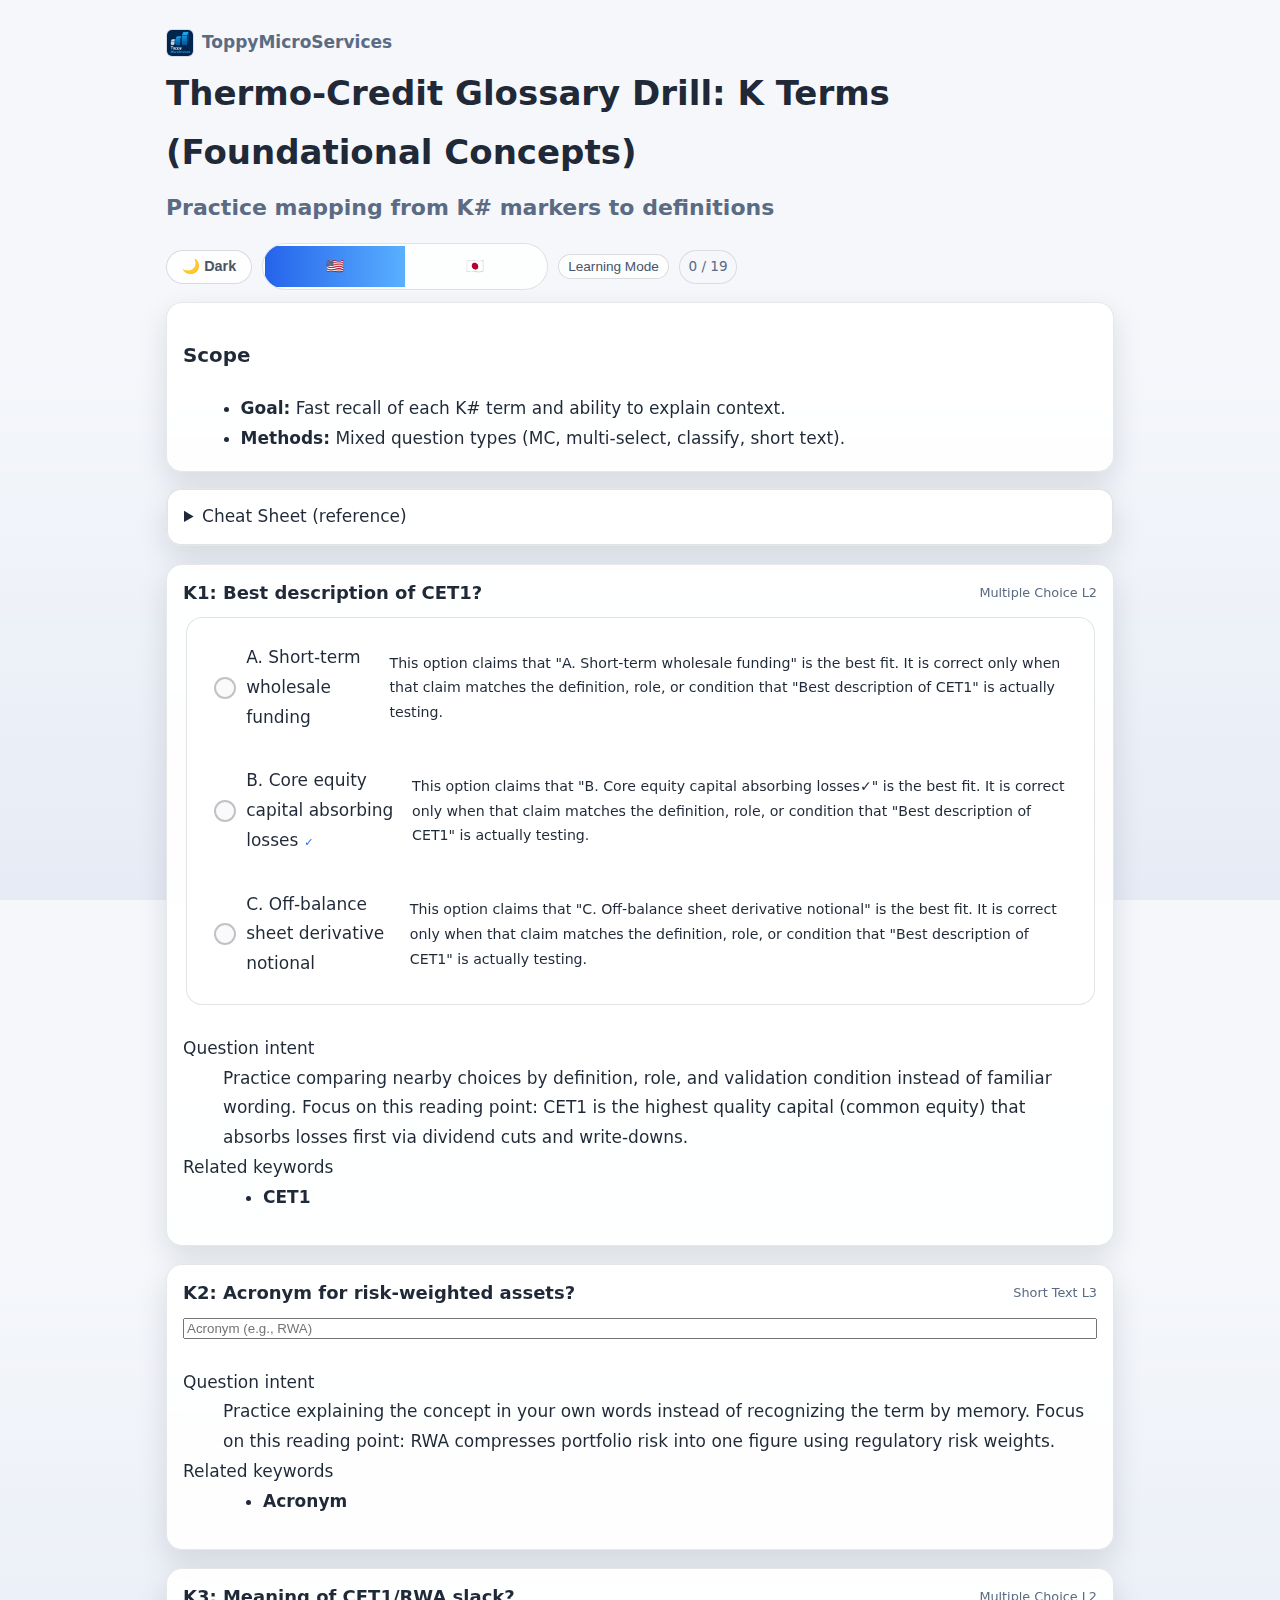
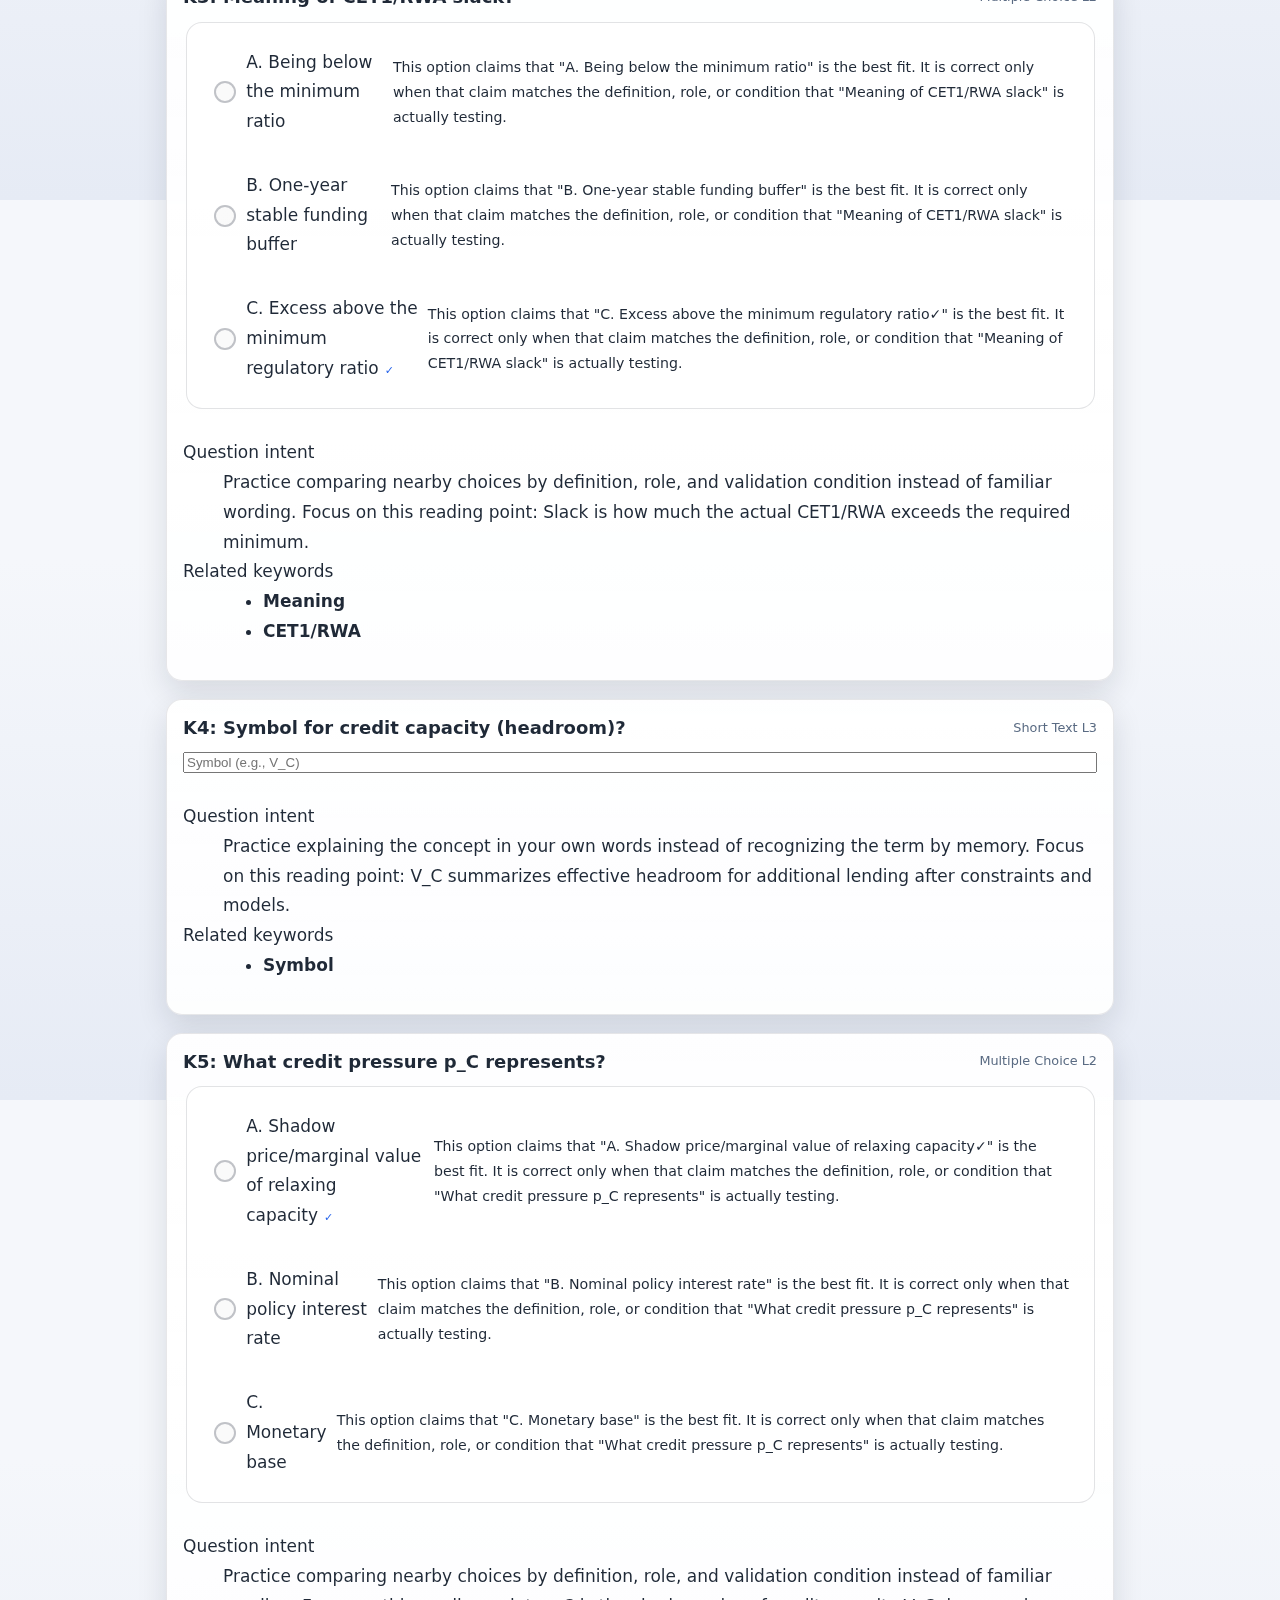
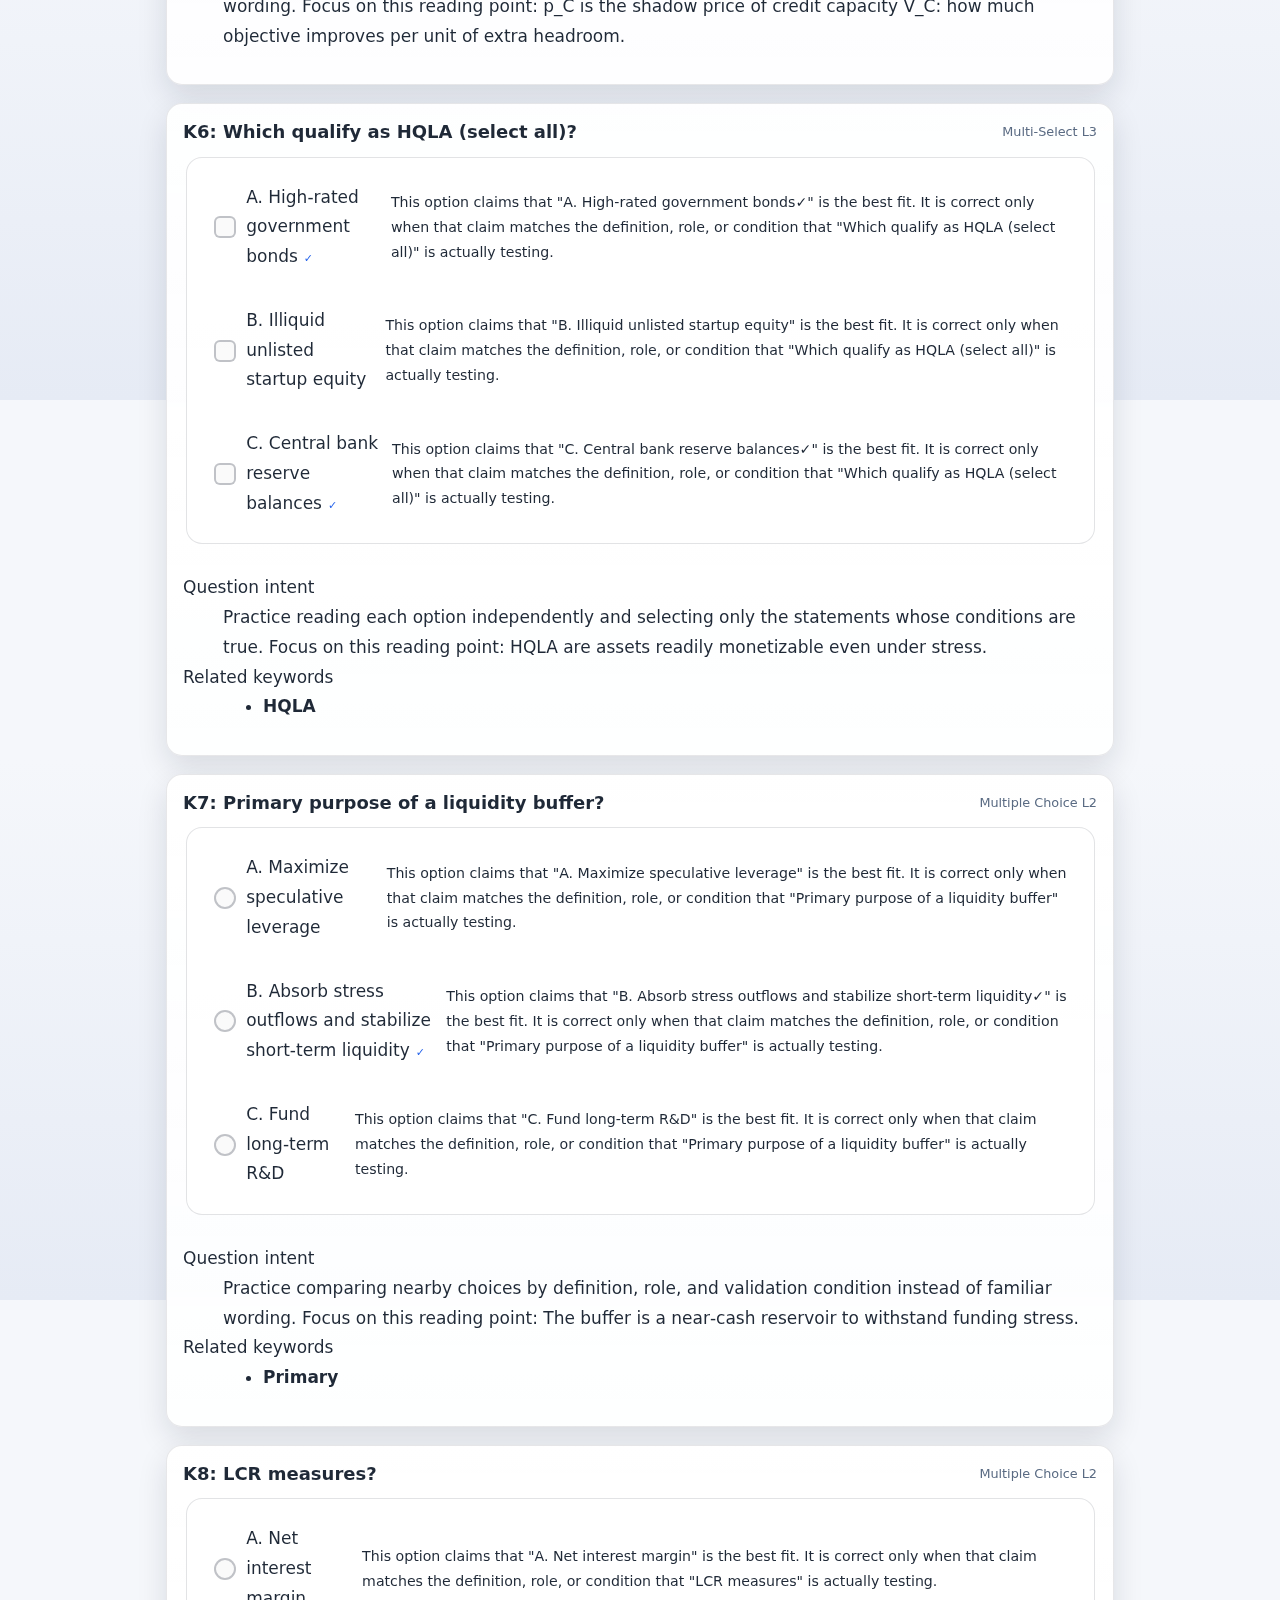
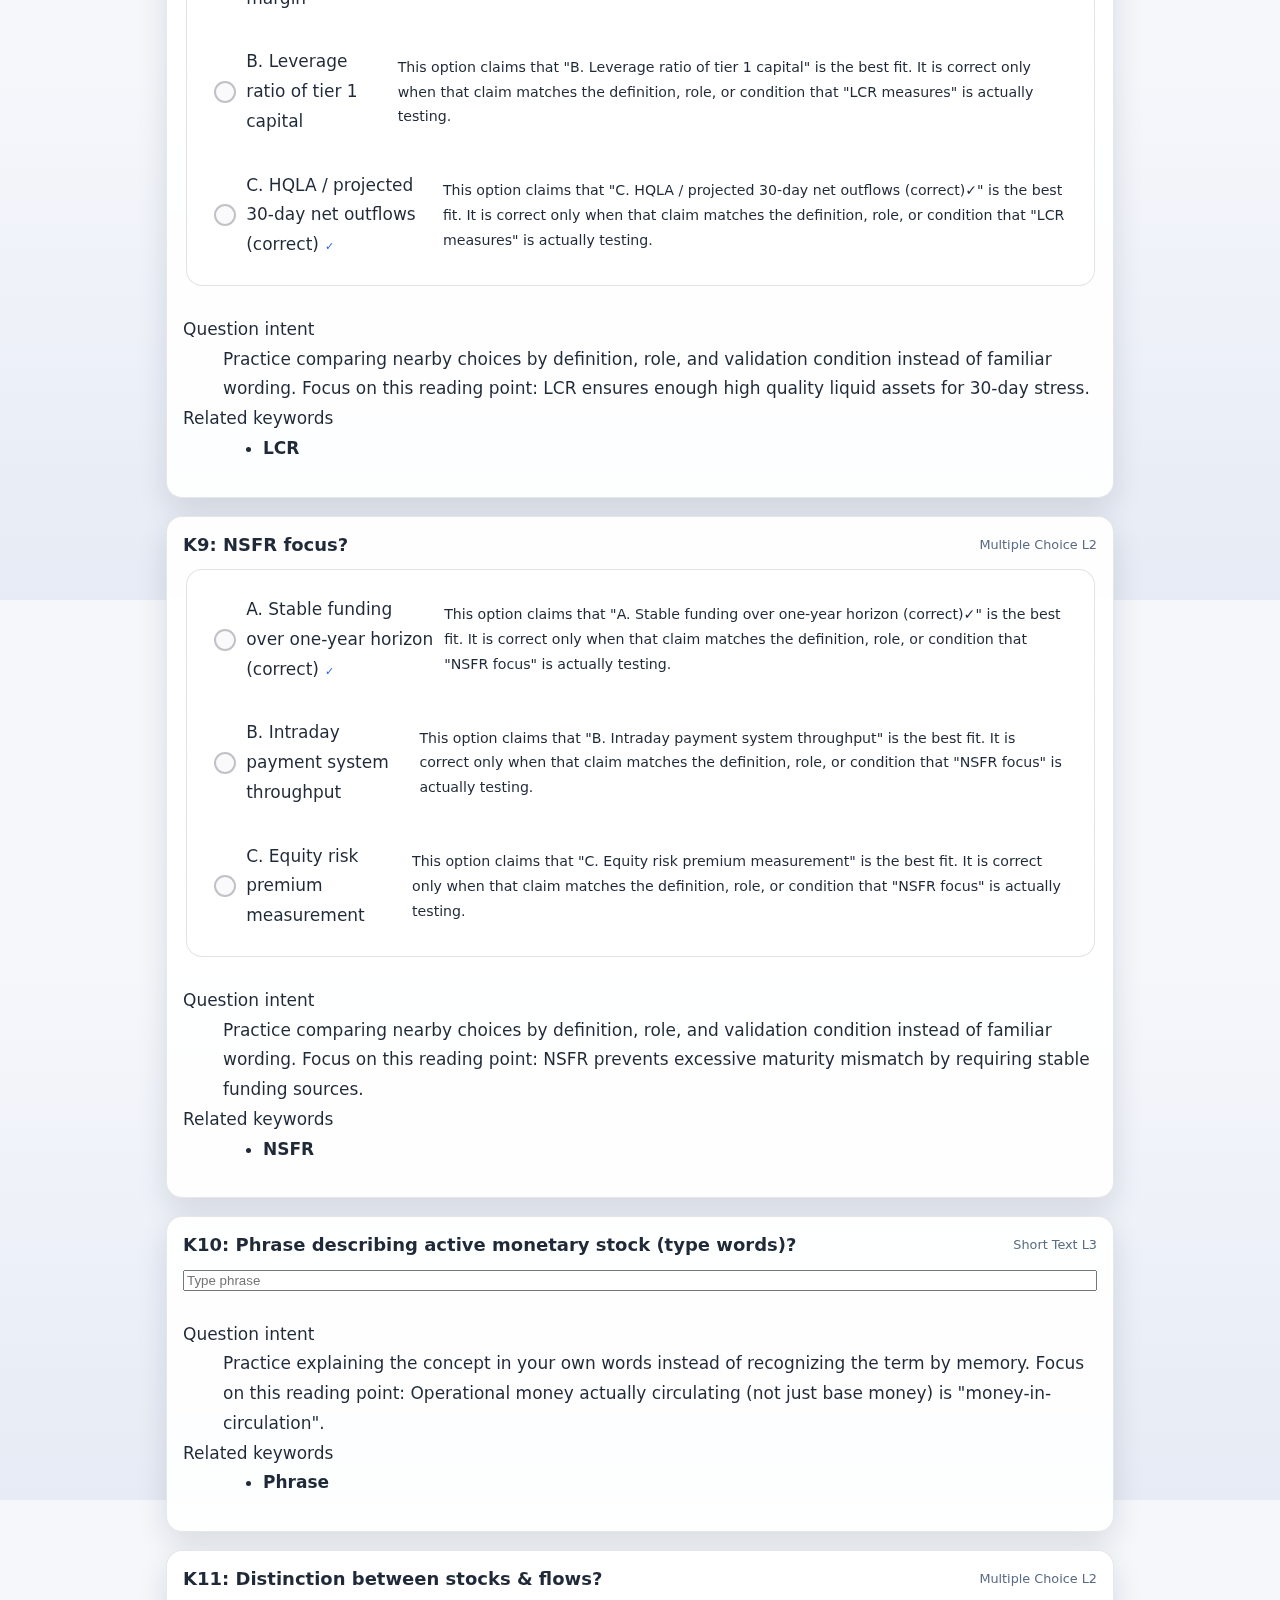
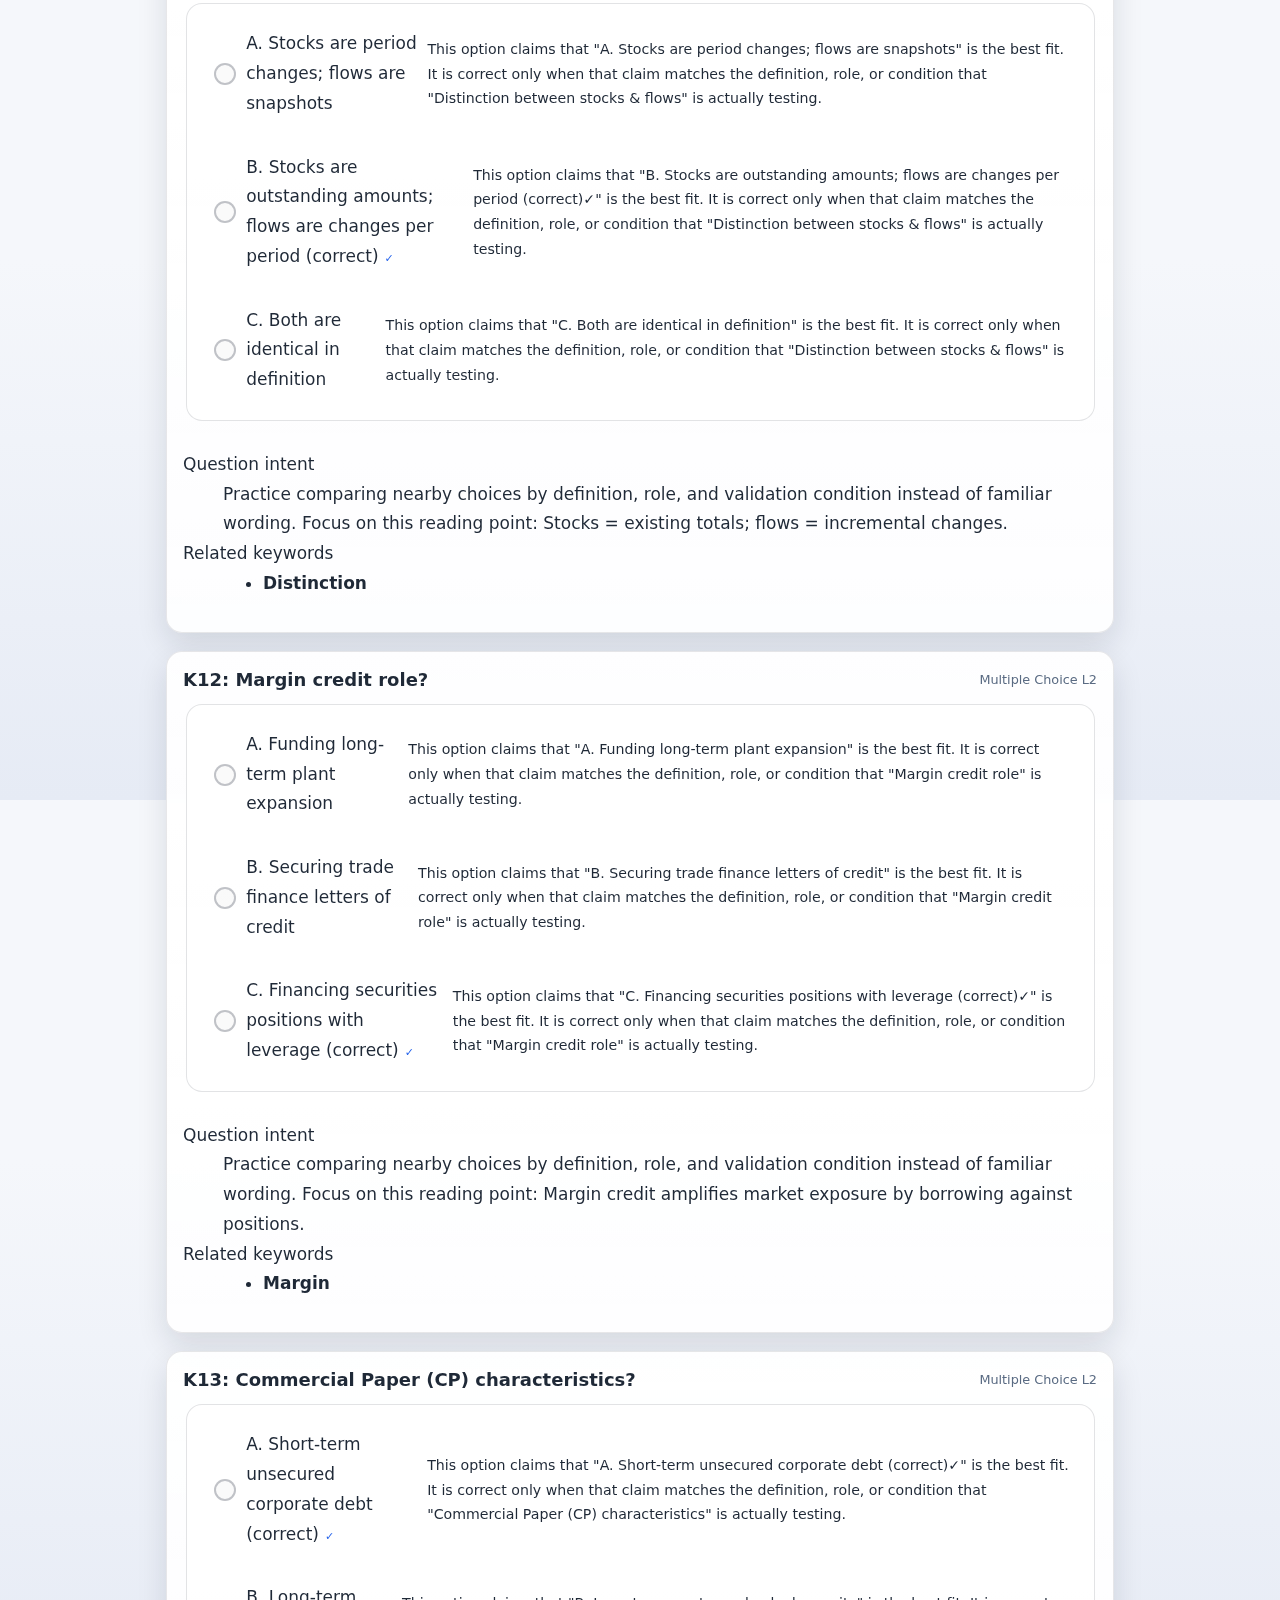
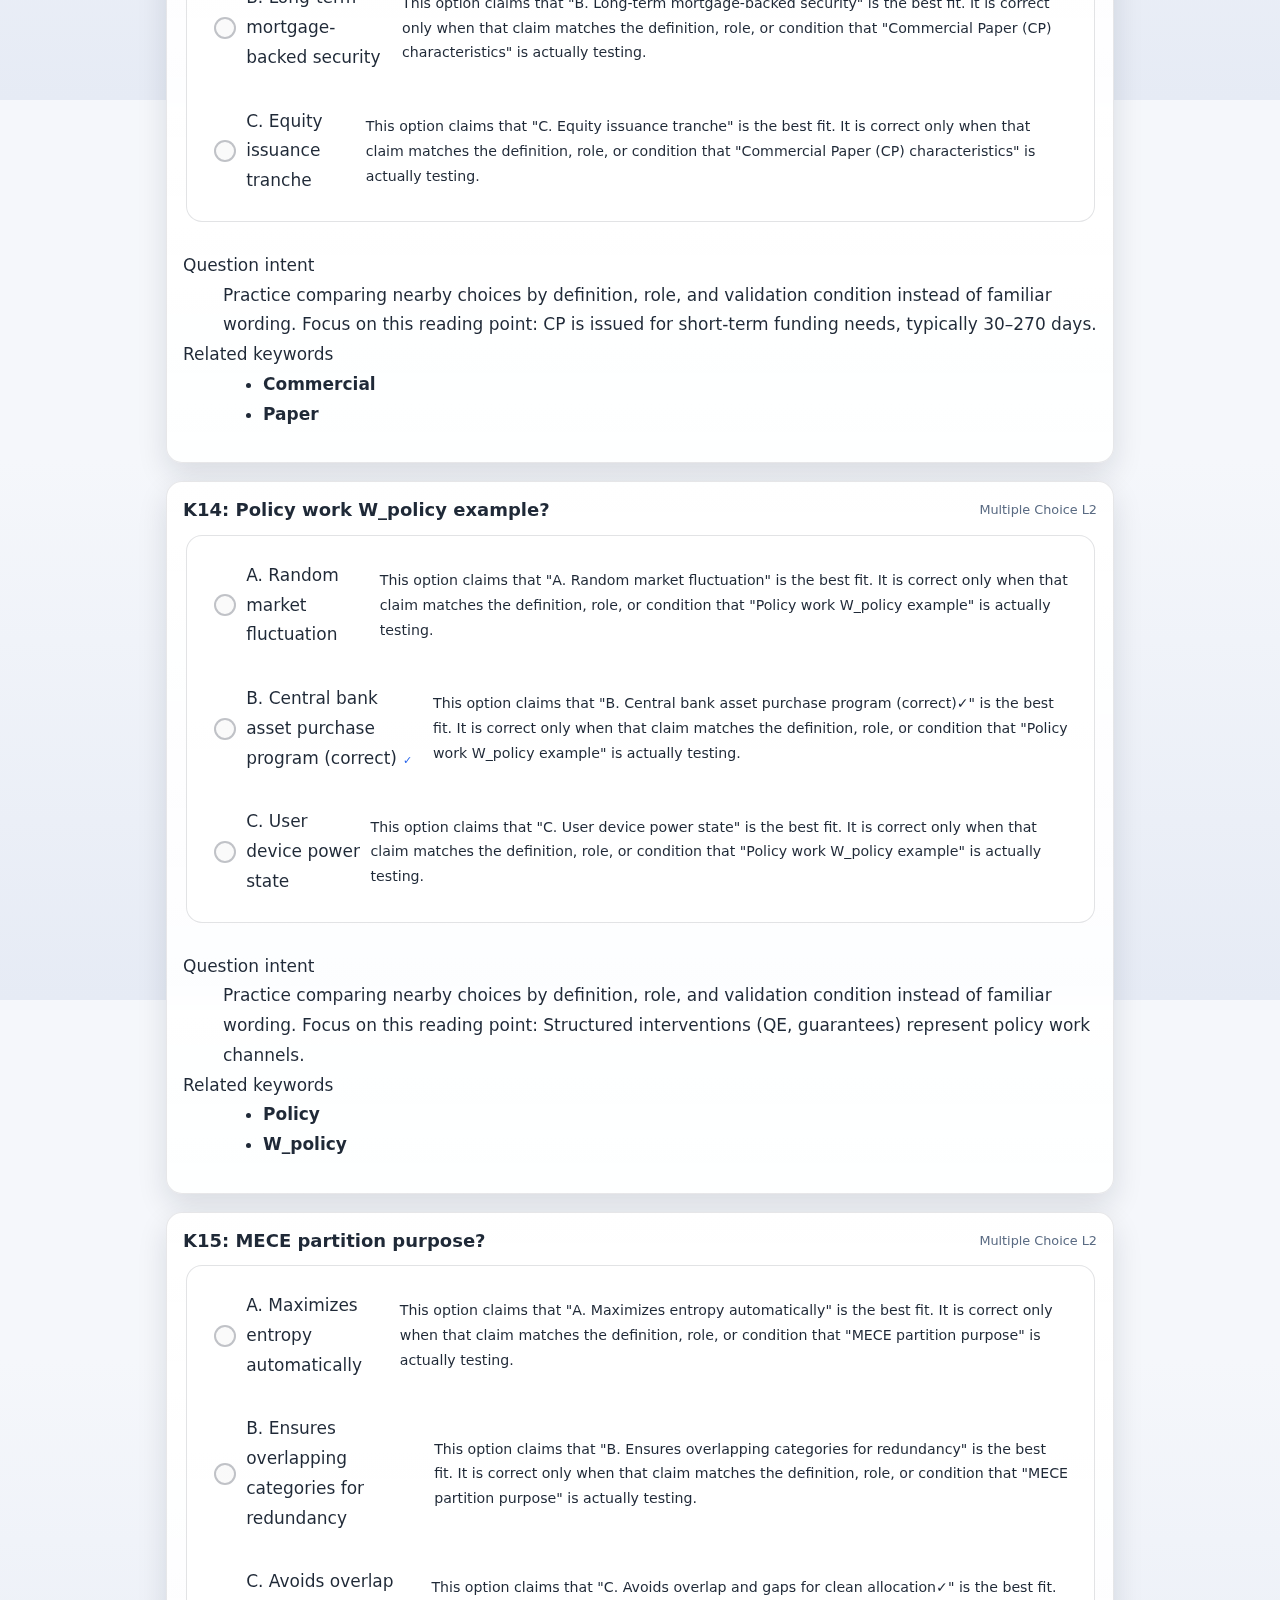
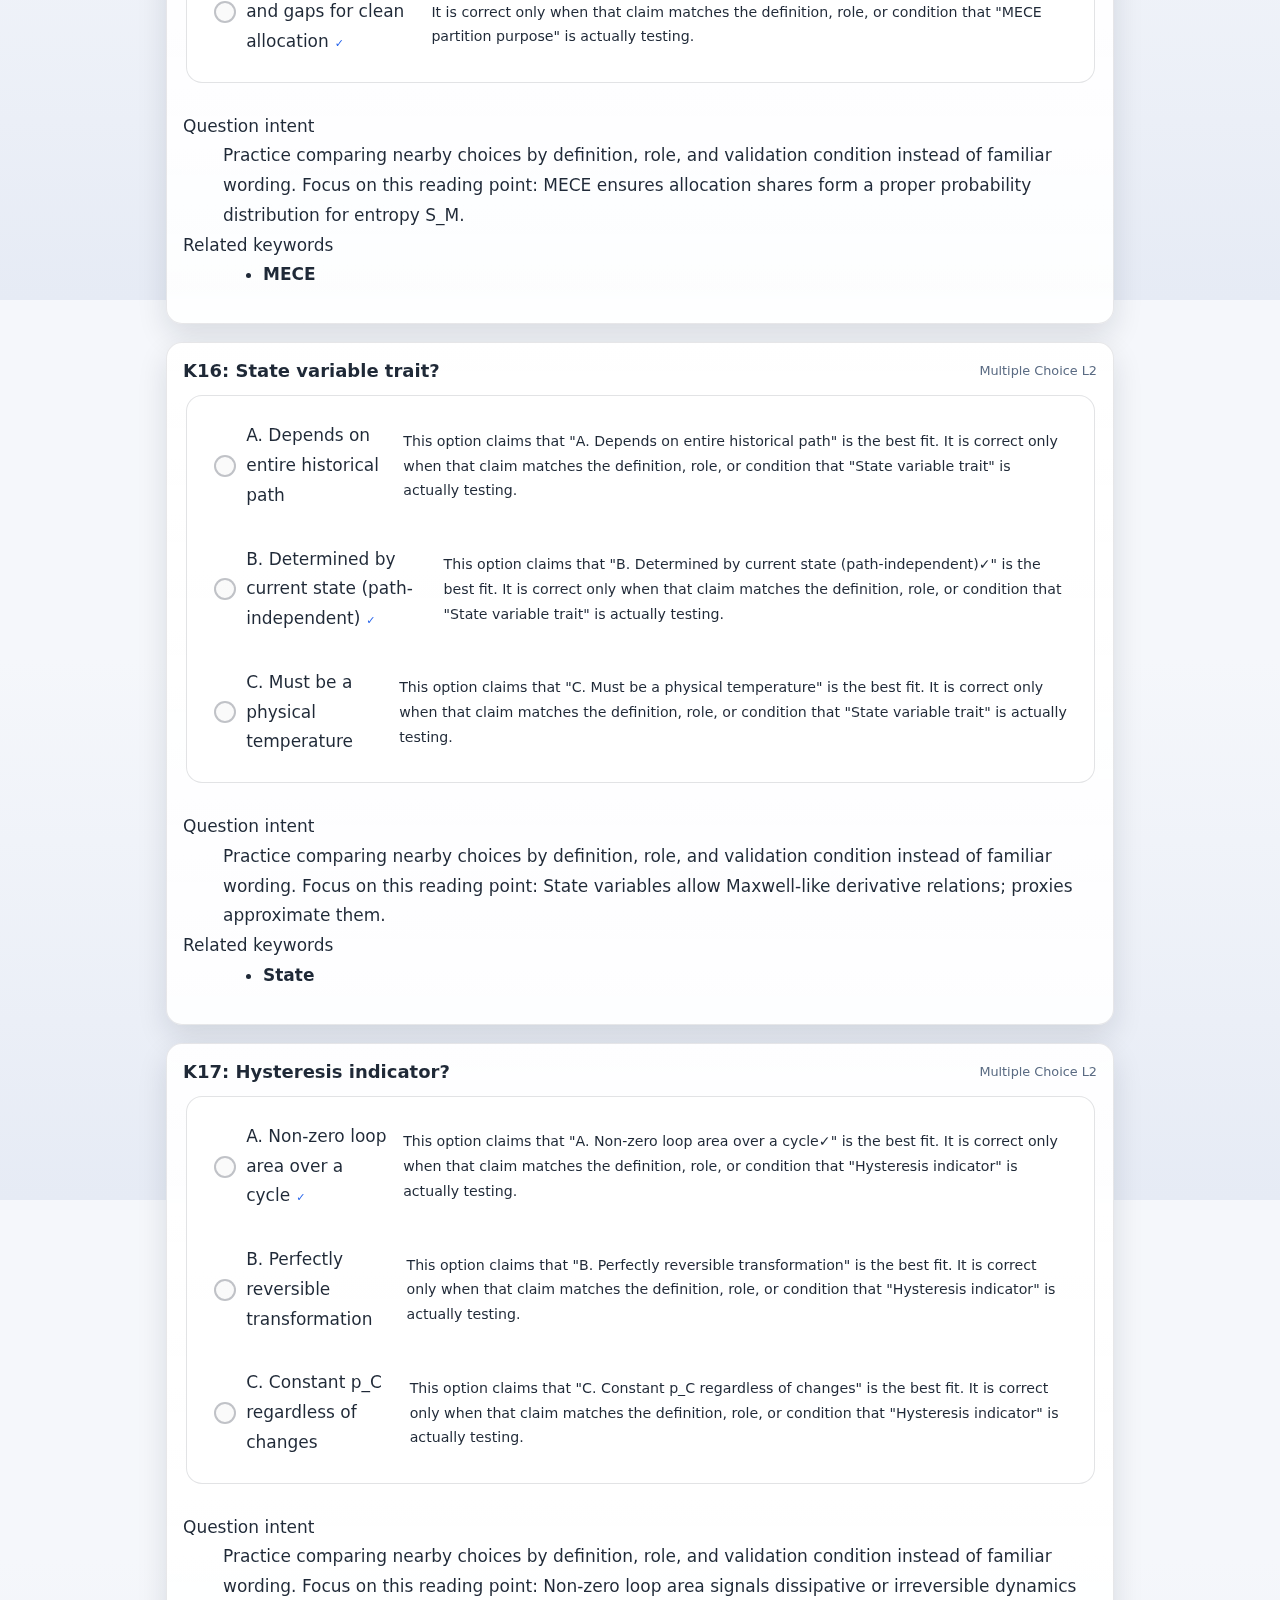
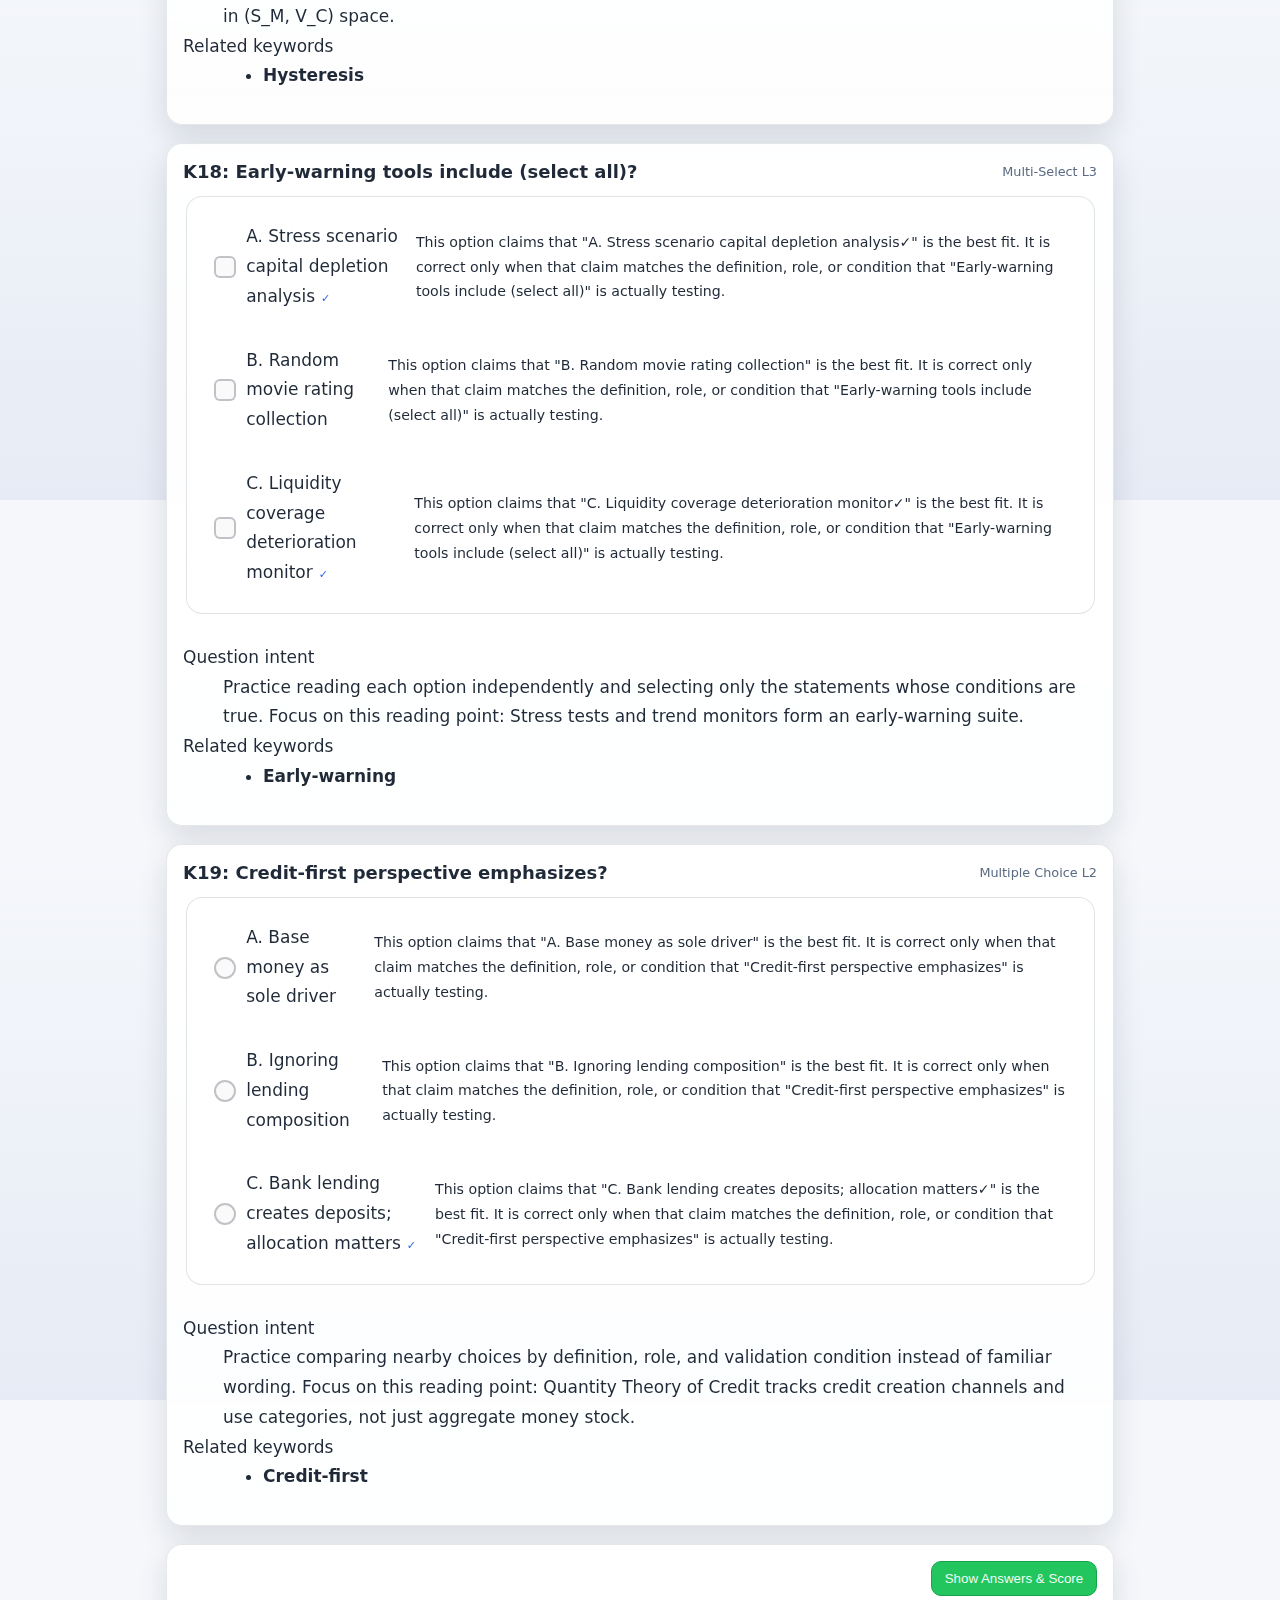
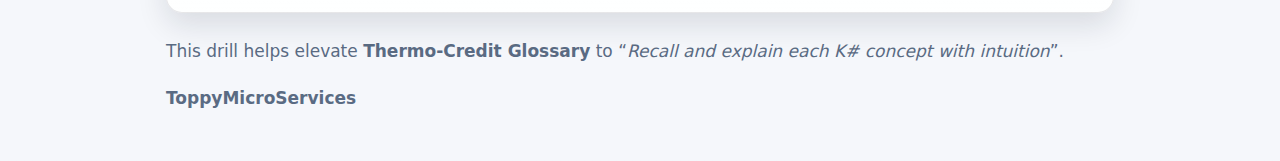
<file: education/quiz_k_terms.html>
<!doctype html>
<html lang="en">
<head>
  <meta charset="utf-8" />
  <meta name="viewport" content="width=device-width, initial-scale=1" />
  <title>Thermo-Credit K terms drill (EN) | ToppyMicroServices</title>
  <meta name="description" content="Thermo-Credit glossary drill for K1–K19 (CET1 slack, credit capacity, hysteresis, early warning). Mixed MC, multi-select, and text prompts with learning mode." />
  <link rel="canonical" href="https://www.toppymicros.com/education/quiz_k_terms.html" />

  <meta name="robots" content="index,follow,max-image-preview:large" />
  <meta name="theme-color" content="#0b1221" />
  <meta name="color-scheme" content="dark light" />

  <meta property="og:type" content="website" />
  <meta property="og:title" content="Thermo-Credit K terms drill (EN) | ToppyMicroServices" />
  <meta property="og:description" content="Thermo-Credit glossary drill for K1–K19 (CET1 slack, credit capacity, hysteresis, early warning). Mixed MC, multi-select, and text prompts with learning mode." />
  <meta property="og:url" content="https://www.toppymicros.com/education/quiz_k_terms.html" />
  <meta property="og:site_name" content="ToppyMicroServices" />
  <meta property="og:image" content="https://www.toppymicros.com/og-brand-clean.png" />
  <meta name="twitter:card" content="summary_large_image" />
  <meta name="twitter:title" content="Thermo-Credit K terms drill (EN) | ToppyMicroServices" />
  <meta name="twitter:description" content="Thermo-Credit glossary drill for K1–K19 (CET1 slack, credit capacity, hysteresis, early warning). Mixed MC, multi-select, and text prompts with learning mode." />
  <meta name="twitter:image" content="https://www.toppymicros.com/og-brand-clean.png" />

  <link rel="alternate" hreflang="en" href="https://www.toppymicros.com/education/quiz_k_terms.html" />
  <link rel="alternate" hreflang="ja" href="https://www.toppymicros.com/education/quiz_k_terms_ja.html" />
  <link rel="alternate" hreflang="x-default" href="https://www.toppymicros.com/education/quiz_k_terms.html" />

  <!-- Icons -->
  <link rel="icon" href="https://www.toppymicros.com/favicon.ico" sizes="any">
  <link rel="icon" type="image/png" href="https://www.toppymicros.com/favicon-32.png" sizes="32x32">
  <link rel="apple-touch-icon" href="https://www.toppymicros.com/apple-touch-icon.png" sizes="180x180">
  
  <!-- 
  <link rel="icon" href="/favicon.ico" sizes="any">
  <link rel="icon" type="image/png" href="/favicon-32.png" sizes="32x32">
  <link rel="apple-touch-icon" href="/apple-touch-icon.png" sizes="180x180">
  -->
  <link rel="stylesheet" href="quiz.css" />
  <script defer data-domain="toppymicros.com" data-auto="false" src="https://plausible.io/js/script.tag"></script>
  <script defer src="../assets/global.js"></script>
</head>
<body data-theme="dark">
  <script>
    window.DRILL_SETTINGS = {
      SKILL_NAME: "Thermo-Credit Glossary",
      SKILL_SUBTITLE: "K Terms (Foundational Concepts)",
      GOAL_DESCRIPTION: "Recall and explain each K# concept with intuition",
      LEARNING_MODE_DEFAULT: true,
      BRAND_NAME: "ToppyMicroServices",
      BRAND_LOGO: "og-brand-clean.min.png",
      BRAND_URL: "../index.html"
    };
  </script>
  <div class="container">
    <header>
      <div>
        <div class="brand">
          <a id="brand-link" href="../index.html" aria-label="Home">
            <img id="brand-logo" alt="ToppyMicroServices logo" src="og-brand-clean.min.png" width="40" height="40" style="display:inline-block">
            <span id="brand-name" class="name">ToppyMicroServices</span>
          </a>
        </div>
        <h1 id="title">Thermo-Credit Glossary Drill: K Terms</h1>
        <h2 id="subtitle">Practice mapping from K# markers to formal definitions & intuition</h2>
      </div>
      <div style="display:flex;gap:10px;align-items:center;flex-wrap:wrap">
        <button type="button" class="theme-toggle" id="themeToggle" aria-pressed="false">🌞 Light</button>
        <div class="lang-toggle" aria-label="Language switcher">
          <a href="quiz_k_terms.html" class="active" aria-current="page" aria-label="English" data-lang="en">🇺🇸</a>
          <a href="quiz_k_terms_ja.html" aria-label="日本語" data-lang="ja">🇯🇵</a>
        </div>
        <button type="button" class="badge clickable" id="mode-badge" aria-live="polite" aria-pressed="true" title="Toggle learning/test mode">Learning Mode</button>
        <span id="score-badge" aria-live="polite" title="Live Score">0 / 0</span>
      </div>
    </header>

    <section class="card scope" aria-labelledby="scope-h">
      <h3 id="scope-h">Scope</h3>
      <ul>
        <li><strong>Goal:</strong> Fast recall of each K# term and ability to explain context.</li>
        <li><strong>Methods:</strong> Mixed question types (MC, multi-select, classify, short text).</li>
      </ul>
    </section>

    <details class="cheatsheet card">
      <summary>Cheat Sheet (reference)</summary>
      <div class="sheet">
        <ul>
          <li>K1 CET1: Core equity capital absorbing losses.</li>
          <li>K2 RWA: Risk-weighted assets measuring exposure adjusted for risk.</li>
          <li>K3 CET1/RWA Slack: Excess above minimum regulatory capital ratio.</li>
          <li>K4 Credit Capacity (V_C): Headroom for additional lending.</li>
          <li>K5 Credit Pressure (p_C): Shadow price of capacity.</li>
          <li>K6 HQLA: High Quality Liquid Assets.</li>
          <li>K7 Liquidity Buffer: Reserve for stress outflows.</li>
          <li>K8 LCR: 30-day liquidity coverage ratio.</li>
          <li>K9 NSFR: One-year stable funding ratio.</li>
          <li>K10 Money-in-circulation: Operational circulating money measure.</li>
          <li>K11 Credit Stocks & Flows: Outstanding vs period changes.</li>
          <li>K12 Margin Credit: Credit financing securities positions.</li>
          <li>K13 Commercial Paper (CP): Short-term unsecured corporate debt.</li>
          <li>K14 Policy Work (W_policy): Structured regulatory/government interventions.</li>
          <li>K15 MECE: Mutually Exclusive Collectively Exhaustive partition principle.</li>
          <li>K16 State Variable & Proxy: Path-independent quantity approximated by observable metrics.</li>
          <li>K17 Hysteresis & Loop Area: Irreversibility in state cycles.</li>
          <li>K18 Stress Testing & Early Warning: Scenario robustness + fragility detection tools.</li>
          <li>K19 Money vs Credit Perspective: Credit creation primacy in QTC vs classic QTM.</li>
        </ul>
      </div>
    </details>

    <section id="questions">
      <article class="q card" data-id="K1" data-type="mc" data-answer="b">
        <header><h4>K1: Best description of CET1</h4><span class="type">Multiple Choice</span></header>
        <div class="body">
          <fieldset class="choices">
            <label class="choice"><input type="radio" name="K1" value="a"> A. Short-term wholesale funding</label>
            <label class="choice"><input type="radio" name="K1" value="b"> B. Core equity capital absorbing losses</label>
            <label class="choice"><input type="radio" name="K1" value="c"> C. Off-balance sheet derivative notional</label>
          </fieldset>
          <div class="explain" id="exp-K1"><strong>Explanation:</strong> CET1 is the highest quality capital (common equity) that absorbs losses first via dividend cuts and write-downs. When CET1 is thin, banks restrain risk growth; with ample CET1 buffer, there’s room to expand risk assets.</div>
        </div>
      </article>

      <article class="q card" data-id="K2" data-type="text" data-eval="regex" data-answer="RWA">
        <header><h4>K2: Acronym for risk‑weighted assets</h4><span class="type">Short Text</span></header>
        <div class="body">
          <input type="text" name="K2" aria-label="K2 input" placeholder="Acronym (e.g., RWA)">
          <div class="explain" id="exp-K2"><strong>Explanation:</strong> RWA compresses portfolio risk into one figure using regulatory risk weights. CET1/RWA is the capital adequacy focal ratio.</div>
        </div>
      </article>

      <article class="q card" data-id="K3" data-type="mc" data-answer="c">
        <header><h4>K3: Meaning of CET1/RWA slack</h4><span class="type">Multiple Choice</span></header>
        <div class="body">
          <fieldset class="choices">
            <label class="choice"><input type="radio" name="K3" value="a"> A. Being below the minimum ratio</label>
            <label class="choice"><input type="radio" name="K3" value="b"> B. One‑year stable funding buffer</label>
            <label class="choice"><input type="radio" name="K3" value="c"> C. Excess above the minimum regulatory ratio</label>
          </fieldset>
          <div class="explain" id="exp-K3"><strong>Explanation:</strong> Slack is how much the actual CET1/RWA exceeds the required minimum. More slack = more headroom to grow risk assets; less slack = prioritizing de‑risking/capital build.</div>
        </div>
      </article>

      <article class="q card" data-id="K4" data-type="text" data-answer="V_C">
        <header><h4>K4: Symbol for credit capacity (headroom)</h4><span class="type">Short Text</span></header>
        <div class="body">
          <input type="text" name="K4" aria-label="K4 input" placeholder="Symbol (e.g., V_C)">
          <div class="explain" id="exp-K4"><strong>Explanation:</strong> V_C summarizes effective headroom for additional lending after constraints and models. In QTC, smaller V_C makes allocation across uses more critical.</div>
        </div>
      </article>

      <article class="q card" data-id="K5" data-type="mc" data-answer="a">
        <header><h4>K5: What credit pressure p_C represents</h4><span class="type">Multiple Choice</span></header>
        <div class="body">
          <fieldset class="choices">
            <label class="choice"><input type="radio" name="K5" value="a"> A. Shadow price/marginal value of relaxing capacity</label>
            <label class="choice"><input type="radio" name="K5" value="b"> B. Nominal policy interest rate</label>
            <label class="choice"><input type="radio" name="K5" value="c"> C. Monetary base</label>
          </fieldset>
          <div class="explain" id="exp-K5"><strong>Explanation:</strong> p_C is the shadow price of credit capacity V_C: how much objective improves per unit of extra headroom. High p_C signals tight capacity.</div>
        </div>
      </article>

      <article class="q card" data-id="K6" data-type="ms" data-answer="a,c">
        <header><h4>K6: Which qualify as HQLA (select all)</h4><span class="type">Multi-Select</span></header>
        <div class="body">
          <fieldset class="choices">
            <label class="choice"><input type="checkbox" name="K6" value="a"> A. High‑rated government bonds</label>
            <label class="choice"><input type="checkbox" name="K6" value="b"> B. Illiquid unlisted startup equity</label>
            <label class="choice"><input type="checkbox" name="K6" value="c"> C. Central bank reserve balances</label>
          </fieldset>
          <div class="explain" id="exp-K6"><strong>Explanation:</strong> HQLA are assets readily monetizable even under stress. Level‑1 assets include top‑rated sovereigns and central bank reserves; illiquid private equity does not qualify.</div>
        </div>
      </article>

      <article class="q card" data-id="K7" data-type="mc" data-answer="b">
        <header><h4>K7: Primary purpose of a liquidity buffer</h4><span class="type">Multiple Choice</span></header>
        <div class="body">
          <fieldset class="choices">
            <label class="choice"><input type="radio" name="K7" value="a"> A. Maximize speculative leverage</label>
            <label class="choice"><input type="radio" name="K7" value="b"> B. Absorb stress outflows and stabilize short‑term liquidity</label>
            <label class="choice"><input type="radio" name="K7" value="c"> C. Fund long‑term R&amp;D</label>
          </fieldset>
          <div class="explain" id="exp-K7"><strong>Explanation:</strong> The buffer is a near‑cash reservoir to withstand funding stress. Without it, small shocks can trigger fire‑sales or rollover failures.</div>
        </div>
      </article>
      <article class="q card" data-id="K8" data-type="mc" data-answer="c">
        <header><h4>K8: LCR measures</h4><span class="type">Multiple Choice</span></header>
        <div class="body">
          <fieldset class="choices">
            <label class="choice"><input type="radio" name="K8" value="a"> A. Net interest margin</label>
            <label class="choice"><input type="radio" name="K8" value="b"> B. Leverage ratio of tier 1 capital</label>
            <label class="choice"><input type="radio" name="K8" value="c"> C. HQLA / projected 30-day net outflows (correct)</label>
          </fieldset>
          <div class="explain" id="exp-K8"><strong>Explanation:</strong> LCR ensures enough high quality liquid assets for 30-day stress.</div>
        </div>
      </article>

      <article class="q card" data-id="K9" data-type="mc" data-answer="a">
        <header><h4>K9: NSFR focus</h4><span class="type">Multiple Choice</span></header>
        <div class="body">
          <fieldset class="choices">
            <label class="choice"><input type="radio" name="K9" value="a"> A. Stable funding over one-year horizon (correct)</label>
            <label class="choice"><input type="radio" name="K9" value="b"> B. Intraday payment system throughput</label>
            <label class="choice"><input type="radio" name="K9" value="c"> C. Equity risk premium measurement</label>
          </fieldset>
          <div class="explain" id="exp-K9"><strong>Explanation:</strong> NSFR prevents excessive maturity mismatch by requiring stable funding sources.</div>
        </div>
      </article>

      <article class="q card" data-id="K10" data-type="text" data-answer="money-in-circulation">
        <header><h4>K10: Phrase describing active monetary stock (type words)</h4><span class="type">Short Text</span></header>
        <div class="body">
          <input type="text" name="K10" aria-label="K10 input" placeholder="Type phrase">
          <div class="explain" id="exp-K10"><strong>Explanation:</strong> Operational money actually circulating (not just base money) is "money-in-circulation".</div>
        </div>
      </article>

      <article class="q card" data-id="K11" data-type="mc" data-answer="b">
        <header><h4>K11: Distinction between stocks & flows</h4><span class="type">Multiple Choice</span></header>
        <div class="body">
          <fieldset class="choices">
            <label class="choice"><input type="radio" name="K11" value="a"> A. Stocks are period changes; flows are snapshots</label>
            <label class="choice"><input type="radio" name="K11" value="b"> B. Stocks are outstanding amounts; flows are changes per period (correct)</label>
            <label class="choice"><input type="radio" name="K11" value="c"> C. Both are identical in definition</label>
          </fieldset>
          <div class="explain" id="exp-K11"><strong>Explanation:</strong> Stocks = existing totals; flows = incremental changes.</div>
        </div>
      </article>

      <article class="q card" data-id="K12" data-type="mc" data-answer="c">
        <header><h4>K12: Margin credit role</h4><span class="type">Multiple Choice</span></header>
        <div class="body">
          <fieldset class="choices">
            <label class="choice"><input type="radio" name="K12" value="a"> A. Funding long-term plant expansion</label>
            <label class="choice"><input type="radio" name="K12" value="b"> B. Securing trade finance letters of credit</label>
            <label class="choice"><input type="radio" name="K12" value="c"> C. Financing securities positions with leverage (correct)</label>
          </fieldset>
          <div class="explain" id="exp-K12"><strong>Explanation:</strong> Margin credit amplifies market exposure by borrowing against positions.</div>
        </div>
      </article>

      <article class="q card" data-id="K13" data-type="mc" data-answer="a">
        <header><h4>K13: Commercial Paper (CP) characteristics</h4><span class="type">Multiple Choice</span></header>
        <div class="body">
          <fieldset class="choices">
            <label class="choice"><input type="radio" name="K13" value="a"> A. Short-term unsecured corporate debt (correct)</label>
            <label class="choice"><input type="radio" name="K13" value="b"> B. Long-term mortgage-backed security</label>
            <label class="choice"><input type="radio" name="K13" value="c"> C. Equity issuance tranche</label>
          </fieldset>
          <div class="explain" id="exp-K13"><strong>Explanation:</strong> CP is issued for short-term funding needs, typically 30–270 days.</div>
        </div>
      </article>

      <article class="q card" data-id="K14" data-type="mc" data-answer="b">
        <header><h4>K14: Policy work W_policy example</h4><span class="type">Multiple Choice</span></header>
        <div class="body">
          <fieldset class="choices">
            <label class="choice"><input type="radio" name="K14" value="a"> A. Random market fluctuation</label>
            <label class="choice"><input type="radio" name="K14" value="b"> B. Central bank asset purchase program (correct)</label>
            <label class="choice"><input type="radio" name="K14" value="c"> C. User device power state</label>
          </fieldset>
          <div class="explain" id="exp-K14"><strong>Explanation:</strong> Structured interventions (QE, guarantees) represent policy work channels.</div>
        </div>
      </article>

      <article class="q card" data-id="K15" data-type="mc" data-answer="c">
        <header><h4>K15: MECE partition purpose</h4><span class="type">Multiple Choice</span></header>
        <div class="body">
          <fieldset class="choices">
            <label class="choice"><input type="radio" name="K15" value="a"> A. Maximizes entropy automatically</label>
            <label class="choice"><input type="radio" name="K15" value="b"> B. Ensures overlapping categories for redundancy</label>
            <label class="choice"><input type="radio" name="K15" value="c"> C. Avoids overlap and gaps for clean allocation</label>
          </fieldset>
          <div class="explain" id="exp-K15"><strong>Explanation:</strong> MECE ensures allocation shares form a proper probability distribution for entropy S_M.</div>
        </div>
      </article>

      <article class="q card" data-id="K16" data-type="mc" data-answer="b">
        <header><h4>K16: State variable trait</h4><span class="type">Multiple Choice</span></header>
        <div class="body">
          <fieldset class="choices">
            <label class="choice"><input type="radio" name="K16" value="a"> A. Depends on entire historical path</label>
            <label class="choice"><input type="radio" name="K16" value="b"> B. Determined by current state (path-independent)</label>
            <label class="choice"><input type="radio" name="K16" value="c"> C. Must be a physical temperature</label>
          </fieldset>
          <div class="explain" id="exp-K16"><strong>Explanation:</strong> State variables allow Maxwell-like derivative relations; proxies approximate them.</div>
        </div>
      </article>

      <article class="q card" data-id="K17" data-type="mc" data-answer="a">
        <header><h4>K17: Hysteresis indicator</h4><span class="type">Multiple Choice</span></header>
        <div class="body">
          <fieldset class="choices">
            <label class="choice"><input type="radio" name="K17" value="a"> A. Non-zero loop area over a cycle</label>
            <label class="choice"><input type="radio" name="K17" value="b"> B. Perfectly reversible transformation</label>
            <label class="choice"><input type="radio" name="K17" value="c"> C. Constant p_C regardless of changes</label>
          </fieldset>
          <div class="explain" id="exp-K17"><strong>Explanation:</strong> Non-zero loop area signals dissipative or irreversible dynamics in (S_M, V_C) space.</div>
        </div>
      </article>

      <article class="q card" data-id="K18" data-type="ms" data-answer="a,c">
        <header><h4>K18: Early-warning tools include (select all)</h4><span class="type">Multi-Select</span></header>
        <div class="body">
          <fieldset class="choices">
            <label class="choice"><input type="checkbox" name="K18" value="a"> A. Stress scenario capital depletion analysis</label>
            <label class="choice"><input type="checkbox" name="K18" value="b"> B. Random movie rating collection</label>
            <label class="choice"><input type="checkbox" name="K18" value="c"> C. Liquidity coverage deterioration monitor</label>
          </fieldset>
          <div class="explain" id="exp-K18"><strong>Explanation:</strong> Stress tests and trend monitors form an early-warning suite.</div>
        </div>
      </article>

      <article class="q card" data-id="K19" data-type="mc" data-answer="c">
        <header><h4>K19: Credit-first perspective emphasizes</h4><span class="type">Multiple Choice</span></header>
        <div class="body">
          <fieldset class="choices">
            <label class="choice"><input type="radio" name="K19" value="a"> A. Base money as sole driver</label>
            <label class="choice"><input type="radio" name="K19" value="b"> B. Ignoring lending composition</label>
            <label class="choice"><input type="radio" name="K19" value="c"> C. Bank lending creates deposits; allocation matters</label>
          </fieldset>
          <div class="explain" id="exp-K19"><strong>Explanation:</strong> Quantity Theory of Credit tracks credit creation channels and use categories, not just aggregate money stock.</div>
        </div>
      </article>
    </section>

    <div class="card panel" id="bottom-actions">
      <div class="row" style="justify-content:flex-end">
        <button class="btn success" id="bottomShowAnswers" data-results-target="results-bottom">Show Answers & Score</button>
      </div>
      <div class="results card" id="results-bottom" aria-live="polite" style="display:none"></div>
    </div>

    <footer class="muted" style="margin-top:24px">
      <p>This drill helps elevate <strong id="footer-skill">Thermo-Credit Glossary</strong> to “<em id="footer-goal">Recall and explain each K# concept with intuition</em>”.</p>
      <p style="margin:.4rem 0 0"><span id="footer-brand"></span> <span id="copyright"></span></p>
    </footer>
  </div>

  <!-- Reuse core quiz logic from quiz_template (copied minimal subset) -->
  <script>
  (function(){
    const $=(s,r=document)=>r.querySelector(s); const $$=(s,r=document)=>Array.from(r.querySelectorAll(s));
    const ESCAPE_MAP={"&":"&amp;","<":"&lt;",">":"&gt;","\"":"&quot;","'":"&#39;"};
    const escapeHtml=str=>(str??'').replace(/[&<>"']/g,ch=>ESCAPE_MAP[ch]||ch);
    const locale=(document.documentElement.lang||'').toLowerCase();
    const DETAIL_TEXT=locale.startsWith('ja')?
      {
        detailHeading:'詳細リスト',
        detailDescription:'各設問の回答・正解・スコア・解説をまとめています。',
        columns:{question:'設問',response:'回答',correct:'正解',score:'スコア',explanation:'解説'},
        status:{correct:'正解',incorrect:'不正解',unanswered:'未回答'},
        noAnswer:'未回答',
        notAvailable:'N/A',
        none:'なし'
      }:
      {
        detailHeading:'Detailed Breakdown',
        detailDescription:'Responses, correct answers, scores, and explanations for each question.',
        columns:{question:'Question',response:'Response',correct:'Correct Answer',score:'Score',explanation:'Explanation'},
        status:{correct:'Correct',incorrect:'Incorrect',unanswered:'Unanswered'},
        noAnswer:'Not answered',
        notAvailable:'N/A',
        none:'None'
      };
    const THEME_KEY='quizTheme'; const prefersDark=window.matchMedia('(prefers-color-scheme: dark)');
    function resolveResultsBox(targetId){
      if(targetId){
        const el=document.getElementById(targetId);
        if(el) return el;
      }
      return document.getElementById('results-bottom') || $('#results') || document.querySelector('.results');
    }
    function updateThemeToggle(mode){const b=$('#themeToggle'); if(!b) return; const L=mode==='light'; b.textContent=L?'🌙 Dark':'🌞 Light'; b.setAttribute('aria-pressed',L?'true':'false');}
    function setTheme(m,persist=true){const n=m==='light'?'light':'dark'; document.body.setAttribute('data-theme',n); if(persist){try{localStorage.setItem(THEME_KEY,n);}catch(e){}} updateThemeToggle(n);}    
    function applyInitialTheme(){let s=null; try{s=localStorage.getItem(THEME_KEY);}catch(e){} const init=s||(prefersDark.matches?'dark':'light'); setTheme(init,false);}    
    function toggleTheme(){const c=document.body.getAttribute('data-theme')==='light'?'light':'dark'; setTheme(c==='light'?'dark':'light',true);}    
    function applySettings(){const S=window.DRILL_SETTINGS||{}; const name=S.SKILL_NAME; const sub=S.SKILL_SUBTITLE; const goal=S.GOAL_DESCRIPTION; $('#title').textContent=`${name} Drill: ${sub}`; $('#subtitle').textContent=`Practice mapping from K# markers to definitions`; $('#footer-skill').textContent=name; $('#footer-goal').textContent=goal; const img=$('#brand-logo'); if(img&&S.BRAND_LOGO){img.src=S.BRAND_LOGO; img.style.display='inline-block'; img.alt=S.BRAND_NAME;} $('#brand-name').textContent=S.BRAND_NAME; $('#brand-link').href=S.BRAND_URL; $('#footer-brand').innerHTML=`<strong>${S.BRAND_NAME}</strong>`;}    
    function mapDifficulty(q){const raw=(q.dataset.difficulty||'').trim(); if(/^L[1-5]$/.test(raw)) return raw; const t=(q.dataset.type||'').toLowerCase(); if(t==='mc') return 'L2'; if(t==='ms') return 'L3'; if(t==='text') return 'L3'; return 'L3';}
    function injectDifficultyBadges(){
      $$('#questions .q').forEach(q=>{
        if(!(q instanceof HTMLElement)) return;
        if(q.querySelector('.difficulty-badge')) return;
        const type=q.querySelector('.type');
        if(!(type instanceof HTMLElement)) return;
        const badge=document.createElement('span');
        badge.className='difficulty-badge';
        badge.textContent=mapDifficulty(q);
        badge.setAttribute('title','Difficulty');
        type.append(' ');
        type.appendChild(badge);
      });
    }
  function updateModeBadge(){const on=$('#learningMode')?.checked; const mb=$('#mode-badge'); if(!mb) return; mb.textContent=on?'Learning Mode':'Test Mode'; mb.setAttribute('aria-pressed',on?'true':'false'); renderLearningMarkers();}
  function renderLearningMarkers(){const on=$('#learningMode')?.checked; $$('#questions .q').forEach(q=>{const type=q.dataset.type; const ans=(q.dataset.answer||'').trim(); let gold=[]; if(type==='mc'){gold=[ans];} else if(type==='ms'){gold=ans.split(',').map(s=>s.trim());} q.querySelectorAll('.choices label.choice').forEach(l=>{const input=l.querySelector('input'); if(!input) return; const v=input.value; let m=l.querySelector('.correct-marker'); if(on && gold.includes(v)){ if(!m){ m=document.createElement('span'); m.className='correct-marker'; m.style.marginLeft='6px'; m.style.fontSize='11px'; m.style.color='var(--accent,#5aa7ff)'; m.textContent='✓'; l.appendChild(m);} } else { if(m) m.remove(); } }); }); }
    function showExplain(q,show=true){const exp=q.querySelector('.explain'); if(!exp) return; exp.classList.toggle('show',!!show);}    
    function evaluateQuestion(q){const id=q.dataset.id; const type=q.dataset.type; const ans=(q.dataset.answer||'').trim(); let ok=null,user=null; if(type==='mc'){const p=q.querySelector('input[type=radio]:checked'); if(!p){ok=null;} else {user=p.value; ok=(user===ans);} } else if(type==='ms'){const picked=q.querySelectorAll('input[type=checkbox]:checked'); user=Array.from(picked).map(i=>i.value).sort(); if(!user.length){ok=null;} else {const gold=ans.split(',').map(s=>s.trim()).sort(); ok=JSON.stringify(user)===JSON.stringify(gold);} } else if(type==='text'){const t=q.querySelector('input[type=text]'); user=(t?.value||'').trim(); const mode=(q.dataset.eval||'exact').toLowerCase(); if(!user){ok=null;} else if(mode==='regex'){try{const re=new RegExp(ans,'i'); ok=re.test(user);}catch(e){ok=false;}} else {ok=(user===ans);} } const exp=q.querySelector('.explain'); const explainHtml=exp?exp.innerHTML.trim():''; return {id,type,ok,user,explainHtml};}
    function isAnswered(q){const t=q.dataset.type; if(t==='mc') return !!q.querySelector('input[type=radio]:checked'); if(t==='ms') return q.querySelectorAll('input[type=checkbox]:checked').length>0; if(t==='text'){const v=q.querySelector('input[type=text]')?.value.trim(); return !!v;} return false;}
    function computeLiveScore(){const qs=$$('#questions .q'); let total=0,correct=0,answered=0; qs.forEach(q=>{total++; const r=evaluateQuestion(q); if(r.ok===true) correct++; if(isAnswered(q)) answered++;}); return {total,correct,answered};}
    function updateLiveScore(){const s=computeLiveScore(); const el=$('#score-badge'); if(el){el.textContent=s.correct+' / '+s.total; el.title='Correct '+s.correct+' of '+s.total;}}
    function renderResults(targetId){let total=0,correct=0,answered=0; const rows=[]; $$('#questions .q').forEach(q=>{total++; const r=evaluateQuestion(q); if(isAnswered(q)) answered++; if(r.ok===true) correct++; const st=scoreLabel(r.ok); const exp=r.explainHtml||''; const title=q.querySelector('h4')?.textContent.trim()||r.id; const userDisp=escapeHtml(stringifyAnswerValue(r.user)); const correctDisp=escapeHtml(formatCorrectAnswerDisplay(q)); rows.push('<tr>'+
        '<td><div><strong>'+escapeHtml(r.id)+'</strong></div><div>'+escapeHtml(title)+'</div></td>'+
        '<td>'+userDisp+'</td>'+
        '<td>'+correctDisp+'</td>'+
        '<td>'+escapeHtml(st)+'</td>'+
        '<td>'+(exp||'')+'</td>'+
      '</tr>');}); const table='<div class="table-wrapper"><table><thead><tr><th>Question</th><th>Your Answer</th><th>Correct Answer</th><th>Status</th><th>Explanation</th></tr></thead><tbody>'+rows.join('')+'</tbody></table></div>'; const box=resolveResultsBox(targetId); if(!box) return; box.innerHTML='<h4 style="margin:0 0 8px">Score</h4><p>Correct: <strong>'+correct+'</strong> / '+total+' (answered: '+answered+')</p>'+table; box.style.display='block';}
    function stringifyAnswerValue(value){ if(Array.isArray(value)) return value.join(', '); if(value===undefined||value===null) return ''; return value.toString ? value.toString() : String(value); }
    function cleanLabelText(text){ return (text||'').replace(/\s+/g,' ').trim(); }
    function findChoiceLabel(q,value){
      const inputs=q.querySelectorAll('input[type=radio],input[type=checkbox]');
      for(const input of inputs){
        if(input.value===value){
          const label=input.closest('label');
          return label?cleanLabelText(label.textContent):value;
        }
      }
      return value;
    }
    function describeChoiceList(q,values){
      if(!values || !values.length) return '';
      return values.map(val=>findChoiceLabel(q,val)).join(', ');
    }
    function formatUserAnswerDisplay(q,evaluation){
      const type=q.dataset.type;
      if(type==='mc'){
        return evaluation.user ? findChoiceLabel(q,evaluation.user) : '';
      }
      if(type==='ms'){
        const vals=Array.isArray(evaluation.user)?evaluation.user:[];
        return vals.length ? describeChoiceList(q,vals) : '';
      }
      if(type==='text'){
        return evaluation.user || '';
      }
      return stringifyAnswerValue(evaluation.user);
    }
    function formatCorrectAnswerDisplay(q){
      const type=q.dataset.type;
      const ans=(q.dataset.answer||'').trim();
      if(!ans) return '';
      if(type==='mc') return findChoiceLabel(q,ans);
      if(type==='ms'){
        const vals=ans.split(',').map(s=>s.trim()).filter(Boolean);
        return vals.length?describeChoiceList(q,vals):'';
      }
      if(type==='text'){
        const mode=(q.dataset.eval||'exact').toLowerCase();
        return mode==='regex' ? 'Regex: '+ans : ans;
      }
      return ans;
    }
    function buildQuestionDetail(q,evaluation){
      return {
        id:evaluation.id,
        title:q.querySelector('h4')?.textContent.trim()||evaluation.id,
        userDisplay:formatUserAnswerDisplay(q,evaluation),
        correctDisplay:formatCorrectAnswerDisplay(q),
        explanationHTML:q.querySelector('.explain')?.innerHTML.trim()||'',
        ok:evaluation.ok
      };
    }
    function scoreLabel(ok){
      if(ok===true) return DETAIL_TEXT.status.correct;
      if(ok===false) return DETAIL_TEXT.status.incorrect;
      return DETAIL_TEXT.status.unanswered;
    }
    function ensureBottomDetailBox(){
      let box=document.getElementById('results-bottom-detail');
      if(!box){
        box=document.createElement('div');
        box.className='results card';
        box.id='results-bottom-detail';
        box.setAttribute('aria-live','polite');
        const panel=document.getElementById('bottom-actions');
        (panel||document.body).appendChild(box);
      }
      return box;
    }
    function renderBottomDetail(details){
      if(!details || !details.length) return;
      const box=ensureBottomDetailBox();
      if(!box) return;
      const rows=details.map(item=>
        '<tr>'+
          '<td><div><strong>'+escapeHtml(item.id)+'</strong></div><div>'+escapeHtml(item.title)+'</div></td>'+
          '<td>'+escapeHtml(item.userDisplay || DETAIL_TEXT.noAnswer)+'</td>'+
          '<td>'+escapeHtml(item.correctDisplay || DETAIL_TEXT.notAvailable)+'</td>'+
          '<td>'+escapeHtml(scoreLabel(item.ok))+'</td>'+
          '<td>'+(item.explanationHTML || '')+'</td>'+
        '</tr>'
      ).join('');
      box.innerHTML=
        '<h4 style="margin:0 0 8px">'+DETAIL_TEXT.detailHeading+'</h4>'+
        '<div class="table-wrapper">'+
          '<table><thead><tr>'+
            '<th>'+DETAIL_TEXT.columns.question+'</th>'+
            '<th>'+DETAIL_TEXT.columns.response+'</th>'+
            '<th>'+DETAIL_TEXT.columns.correct+'</th>'+
            '<th>'+DETAIL_TEXT.columns.score+'</th>'+
            '<th>'+DETAIL_TEXT.columns.explanation+'</th>'+
          '</tr></thead><tbody>'+rows+'</tbody></table>'+
        '</div>';
      box.style.display='block';
    }
    function showAnswersAndScore(targetId){
      let total=0,correct=0,answered=0;
      const rows=[];
      const questionDetails=[];
      $$('#questions .q').forEach(q=>{
        total++;
        const result=evaluateQuestion(q);
        if(isAnswered(q)) answered++;
        if(result.ok===true) correct++;
        const gold=(q.dataset.answer||'').split(',').map(s=>s.trim()).filter(Boolean);
        if(q.dataset.type==='mc' || q.dataset.type==='ms'){
          q.querySelectorAll('.choice').forEach(lbl=>{
            const val=lbl.querySelector('input')?.value;
            if(!val) return;
            if(gold.includes(val)) lbl.classList.add('correct');
          });
        } else if(q.dataset.type==='text'){
          const exp=q.querySelector('.explain');
          if(exp && !exp.dataset.hinted){
            const hint=document.createElement('div');
            hint.className='muted';
            hint.innerHTML='<strong>Answer hint:</strong> '+escapeHtml(q.dataset.answer||'');
            exp.appendChild(hint);
            exp.dataset.hinted='1';
          }
        }
        showExplain(q,true);
        const qTitle=q.querySelector('h4')?.textContent.trim()||q.dataset.id;
        const expHtml=q.querySelector('.explain')?.innerHTML.trim()||'';
        const status=scoreLabel(result.ok);
        const correctDisp=formatCorrectAnswerDisplay(q);
        rows.push('<tr>'+
          '<td><div><strong>'+escapeHtml(result.id)+'</strong></div><div>'+escapeHtml(qTitle)+'</div></td>'+
          '<td>'+escapeHtml(stringifyAnswerValue(result.user))+'</td>'+
          '<td>'+escapeHtml(correctDisp)+'</td>'+
          '<td>'+escapeHtml(status)+'</td>'+
          '<td>'+(expHtml||'')+'</td>'+
        '</tr>');
        questionDetails.push(buildQuestionDetail(q,result));
      });
      const box=resolveResultsBox(targetId);
      if(box){
        const scoreHeading=locale.startsWith('ja')?'スコア':'Score';
        const summaryLabel=locale.startsWith('ja')
          ? '正解: <strong>'+correct+'</strong> / '+total+' (回答: '+answered+')'
          : 'Correct: <strong>'+correct+'</strong> / '+total+' (answered: '+answered+')';
        const tableHeaderQuestion=DETAIL_TEXT.columns.question;
        const tableHeaderResponse=DETAIL_TEXT.columns.response;
        const tableHeaderCorrect=DETAIL_TEXT.columns.correct;
        const tableHeaderScore=DETAIL_TEXT.columns.score;
        const tableHeaderExplanation=DETAIL_TEXT.columns.explanation;
        const table='<table><thead><tr><th>'+tableHeaderQuestion+'</th><th>'+tableHeaderResponse+'</th><th>'+tableHeaderCorrect+'</th><th>'+tableHeaderScore+'</th><th>'+tableHeaderExplanation+'</th></tr></thead><tbody>'+rows.join('')+'</tbody></table>';
        box.innerHTML='<h4 style="margin:0 0 8px">'+scoreHeading+'</h4><p>'+summaryLabel+'</p>'+table;
        box.style.display='block';
      }
      return {total,correct,answered,questionDetails};
    }
    $('#themeToggle')?.addEventListener('click',()=>{toggleTheme(); updateLiveScore();});
  $('#mode-badge').addEventListener('click',()=>{let lm=$('#learningMode'); if(!lm){ lm=document.createElement('input'); lm.type='checkbox'; lm.id='learningMode'; lm.checked=true; lm.style.display='none'; document.body.appendChild(lm);} lm.checked=!lm.checked; updateModeBadge();});
    const bottomShowBtn = $('#bottomShowAnswers');
    if(bottomShowBtn){
      bottomShowBtn.addEventListener('click',()=>{
        showAnswersAndScore(bottomShowBtn.dataset.resultsTarget);
      });
    }
    $$('#questions .q').forEach(q=>{const t=q.dataset.type; if(t==='mc'){q.querySelectorAll('input[type=radio]').forEach(r=>r.addEventListener('change',()=>{evaluateQuestion(q); if($('#learningMode')?.checked){showExplain(q,true);} updateLiveScore();}));} else if(t==='ms'){q.querySelectorAll('input[type=checkbox]').forEach(r=>r.addEventListener('change',()=>{evaluateQuestion(q); if($('#learningMode')?.checked){showExplain(q,true);} updateLiveScore();}));} else if(t==='text'){const i=q.querySelector('input[type=text]'); i?.addEventListener('input',()=>{evaluateQuestion(q); if($('#learningMode')?.checked && i.value.trim().length){showExplain(q,true);} updateLiveScore();});}});
    applyInitialTheme(); prefersDark.addEventListener?.('change',e=>{let s=null; try{s=localStorage.getItem(THEME_KEY);}catch(_){s=null;} if(s) return; setTheme(e.matches?'dark':'light',false);}); applySettings(); injectDifficultyBadges(); if(!$('#learningMode')){const lm=document.createElement('input'); lm.type='checkbox'; lm.id='learningMode'; lm.checked=true; lm.style.display='none'; document.body.appendChild(lm);} updateModeBadge(); updateLiveScore();
  })();
  </script>
</body>
</html>
</file>
<file: education/quiz.css>
:root{
  --font-sans: system-ui,-apple-system,BlinkMacSystemFont,"Segoe UI",Roboto,Helvetica,Arial,"Apple Color Emoji","Segoe UI Emoji";
  --font-sans-ja: system-ui,-apple-system,BlinkMacSystemFont,"Segoe UI",Roboto,Helvetica,Arial,"Hiragino Sans","Hiragino Kaku Gothic ProN","Yu Gothic","Meiryo","Apple Color Emoji","Segoe UI Emoji";
  --font-mono: ui-monospace,SFMono-Regular,Menlo,Monaco,Consolas,"Liberation Mono","Courier New",monospace;
  --bg-gradient-top:#0b0f14;
  --bg-gradient-bottom:#0d141c;
  --fg:#e7eef6;
  --muted:#8aa0b5;
  --accent:#4ea1ff;
  --accent-2:#9be37f;
  --card:#0f1722;
  --glass:rgba(255,255,255,0.03);
  --glass-2:rgba(255,255,255,0.02);
  --border:#1c2531;
  --ok:#36d399;
  --warn:#ffcc66;
  --danger:#ff6b6b;
  --shadow:0 12px 30px rgba(2,6,23,.6);
  --choice-hover:linear-gradient(90deg, rgba(78,161,255,0.04), rgba(155,227,127,0.02));
}
*{box-sizing:border-box}
html,body{height:100%}
body{margin:0;background:linear-gradient(180deg,var(--bg-gradient-top),var(--bg-gradient-top) 40%,var(--bg-gradient-bottom) 100%);color:var(--fg);font:17px/1.75 var(--font-sans);text-rendering:optimizeLegibility;-webkit-font-smoothing:antialiased;-moz-osx-font-smoothing:grayscale;transition:background .3s ease,color .3s ease}
html[lang="ja"] body{font-family:var(--font-sans-ja)}
a{color:var(--accent)}
.q h4{line-height:1.35}
code,pre,kbd,samp{font-family:var(--font-mono)}
code{font-size:.95em}
.container{max-width:980px;margin:0 auto;padding:28px 16px 48px}
header{display:flex;gap:16px;align-items:center;justify-content:space-between;margin-bottom:12px;flex-wrap:wrap}
h1{font-size:clamp(20px,3.6vw,34px);margin:0 0 6px}
h2{font-size:clamp(16px,2.6vw,22px);margin:0;color:var(--muted)}
.badge{padding:.25rem .55rem;border:1px solid var(--border);border-radius:999px;background:rgba(255,255,255,.03);color:var(--muted);font-size:.85rem}
.badge.clickable{cursor:pointer;user-select:none}
.badge.clickable:focus{outline:2px solid var(--accent);outline-offset:2px}
.card{background:linear-gradient(180deg,var(--glass),var(--glass-2));border:1px solid rgba(255,255,255,0.03);border-radius:16px;box-shadow:var(--shadow);backdrop-filter:blur(6px)}
.panel{display:grid;gap:12px;padding:16px;margin:16px 0}
.row{display:flex;flex-wrap:wrap;gap:10px;align-items:center}
.brand{display:flex;align-items:center;gap:8px;margin-bottom:6px}
.brand a{display:inline-flex;align-items:center;gap:8px;color:var(--muted);text-decoration:none}
.brand img{width:28px;height:28px;object-fit:contain;border-radius:6px;background:rgba(255,255,255,0.06);border:1px solid var(--border)}
.brand .name{font-weight:700;color:var(--muted)}
.btn{appearance:none;border:1px solid var(--border);background:#141c27;color:var(--fg);padding:.55rem .8rem;border-radius:10px;cursor:pointer;transition:all .15s ease}
.btn:hover{border-color:#2a3748}
.lang-toggle{display:inline-flex;border-radius:999px;overflow:hidden;border:1px solid rgba(255,255,255,0.08);background:rgba(15,23,34,0.6);padding:2px;flex:0 0 auto;min-width:280px;flex-shrink:0}
.lang-toggle a, .lang-toggle button{padding:.5rem 1rem;background:transparent;border:0;color:var(--muted);cursor:pointer;text-decoration:none;display:inline-flex;align-items:center;justify-content:center;font-weight:600;font-size:.9rem;white-space:nowrap;min-width:140px;text-align:center;flex:1 1 0}
.lang-toggle a.active, .lang-toggle button.active{background:linear-gradient(90deg,var(--accent),#59b0ff);color:white}
.theme-toggle{appearance:none;border:1px solid rgba(255,255,255,0.18);background:rgba(15,23,34,0.65);color:var(--muted);padding:.45rem .95rem;border-radius:999px;font-size:.9rem;font-weight:600;cursor:pointer;transition:all .15s ease;display:inline-flex;align-items:center;gap:.35rem}
.theme-toggle:hover{color:var(--fg);border-color:rgba(255,255,255,0.35)}
.answer-btn{appearance:none;border:1px dashed rgba(255,255,255,0.16);background:rgba(15,23,34,0.6);color:var(--muted);padding:.35rem .8rem;border-radius:8px;cursor:pointer;transition:all .15s ease;font-size:.85rem}
.answer-btn:hover{color:var(--fg);border-color:rgba(255,255,255,0.35)}
.btn.ghost{background:transparent}
.btn.primary{background:linear-gradient(180deg,#1b2a3a,#132030);border-color:#223045}
.btn.success{background:#153521;border-color:#1d5b3f}
.btn.warn{background:#2a2412;border-color:#5f4c1a;color:#ffdf99}
.switch{display:inline-flex;gap:.6rem;align-items:center}
input[type="checkbox" i]{cursor:pointer}
input[type="checkbox"], input[type="radio"]{accent-color:var(--accent)}
/* Modern toggle */
.switch input{position:absolute;opacity:0;width:0;height:0}
.switch .ui-toggle{width:52px;height:28px;border-radius:999px;border:1px solid var(--border);background:#101826;position:relative;display:inline-block;transition:all .18s ease;box-shadow:inset 0 2px 6px rgba(0,0,0,.35)}
.switch .ui-toggle::after{content:"";position:absolute;top:50%;left:4px;transform:translateY(-50%);width:22px;height:22px;border-radius:50%;background:linear-gradient(180deg,#f9fafb,#dbe3ee);box-shadow:0 2px 4px rgba(0,0,0,.35);transition:left .18s ease}
.switch input:checked + .ui-toggle{background:linear-gradient(90deg,var(--accent),#59b0ff);border-color:#2a7dd6}
.switch input:checked + .ui-toggle::after{left:calc(100% - 26px)}
.switch .switch-label{color:var(--muted)}
.switch:focus-within .ui-toggle{outline:2px solid rgba(78,161,255,.6);outline-offset:2px}
#score-badge{padding:.25rem .55rem;border:1px solid var(--border);border-radius:999px;background:rgba(255,255,255,.03);color:var(--muted);font-size:.85rem}
.scope,.tip{padding:16px}
.scope ul{margin:.35rem 0 .1rem 1.1rem}
.muted{color:var(--muted)}
details.cheatsheet{margin:16px 0}
details.cheatsheet summary{cursor:pointer;padding:12px 16px;border-radius:14px;background:#0f1620;border:1px solid var(--border)}
.sheet{padding:16px 16px 4px}
.q{padding:16px;margin:18px 0;transition:transform .12s ease, box-shadow .12s ease}
.q header{display:flex;justify-content:space-between;align-items:center;margin:0 0 12px}
.q h4{margin:0;font-size:18px}
.q .type{font-size:.8rem;color:var(--muted)}
.q .body{display:grid;gap:12px}
.choices{display:grid;gap:8px;margin-left:.2rem;padding:12px;border:1px solid var(--border);border-radius:16px;background:linear-gradient(180deg,var(--glass),var(--glass-2))}
.choice{display:flex;gap:10px;align-items:center;padding:12px 12px 12px 46px;border:1px dashed transparent;border-radius:16px;position:relative;min-height:46px;transition:all .18s ease}
.choice:hover{background:var(--choice-hover);transform:translateY(-3px);box-shadow:0 6px 18px rgba(2,6,23,.45)}
/* hide native control */
.choice input{position:absolute!important;width:1px;height:1px;margin:-1px;padding:0;border:0;clip:rect(1px,1px,1px,1px);overflow:hidden}
/* custom indicator */
.choice{--ind-size:18px;--ind-radius:50%}
.choice:has(input[type=checkbox]){--ind-radius:6px}
.choice::before{content:"";position:absolute;left:14px;top:50%;transform:translateY(-50%);width:var(--ind-size);height:var(--ind-size);border-radius:var(--ind-radius);border:2px solid var(--border);background:rgba(255,255,255,0.04)}
.choice::after{content:"";position:absolute;left:14px;top:50%;transform:translate(3px,-50%) scale(.2);transform-origin:center;border-radius:50%;width:calc(var(--ind-size) - 6px);height:calc(var(--ind-size) - 6px);background:linear-gradient(180deg,#5aaaff,#2d7df0);opacity:0;transition:transform .18s ease,opacity .18s ease}
.choice:has(input[type=checkbox])::after{content:"✓";width:auto;height:auto;background:transparent;color:white;font-weight:800;font-size:12px;left:calc(14px + 9px);transform:translate(-50%,-50%) scale(.2);text-shadow:0 1px 1px rgba(0,0,0,.35)}
.choice:has(input[type=checkbox]:checked)::before,
.choice:has(input[type=radio]:checked)::before{background:linear-gradient(180deg,#3a8bff,#2d7df0);border-color:#2a7dd6}
.choice:has(input[type=radio]:checked)::after{opacity:1;transform:translate(3px,-50%) scale(1)}
.choice:has(input[type=checkbox]:checked)::after{opacity:1;transform:translate(-50%,-50%) scale(1)}
.choice:has(input:checked){background:linear-gradient(90deg, rgba(78,161,255,0.12), rgba(155,227,127,0.06));border:1px solid rgba(78,161,255,0.35);box-shadow:0 6px 18px rgba(2,6,23,.35)}
.choice.correct{border-color:#1f3f2c;background:rgba(54,211,153,.07)}
.choice.wrong{border-color:#4a2525;background:rgba(255,107,107,.06)}
.explain{display:none;padding:12px;border-left:3px solid #2a6bb8;background:#0f1722;border-radius:8px}
.explain.show{display:block}
.results{padding:16px;margin-top:10px}
.panel .results:not(.results-detail){justify-self:flex-start;width:100%;max-width:900px;margin-left:0;margin-right:auto}
.results h4{margin-top:0;margin-bottom:8px;font-size:1rem}
.results p{margin-top:0}
table{width:100%;border-collapse:collapse}
th,td{border-top:1px solid var(--border);padding:8px 10px;text-align:left;vertical-align:top}
tr:hover td{background:rgba(255,255,255,.02)}
.table-wrapper{width:100%;overflow-x:auto;border:1px solid var(--border);border-radius:12px;margin-top:10px}
.table-wrapper table{min-width:600px}
.sr-only{position:absolute!important;height:1px;width:1px;overflow:hidden;clip:rect(1px,1px,1px,1px);white-space:nowrap}
/* Active tasks */
.dd-wrap{display:grid;grid-template-columns:1fr 1fr;gap:12px}
.bucket{border:1px dashed var(--border);border-radius:14px;padding:10px;min-height:72px;background:rgba(255,255,255,0.02)}
.bucket h5{margin:0 0 6px;font-size:.9rem;color:var(--muted)}
.chip{display:inline-flex;align-items:center;gap:.35rem;padding:.35rem .6rem;border:1px solid var(--border);border-radius:999px;background:rgba(255,255,255,0.04);cursor:grab;user-select:none;margin:4px}
.chip:active{cursor:grabbing}
.bucket.hover{border-color:rgba(78,161,255,0.55);background:rgba(78,161,255,0.06)}
.mini-chart{position:relative;border:1px solid var(--border);border-radius:14px;padding:10px;background:linear-gradient(180deg,var(--glass),var(--glass-2))}
.segments{position:absolute;left:10px;right:10px;bottom:10px;display:grid;grid-template-columns:repeat(3,1fr);gap:8px}
.segment{appearance:none;border:1px solid var(--border);background:rgba(255,255,255,0.06);color:var(--muted);border-radius:10px;padding:.25rem .4rem;cursor:pointer}
.segment.selected{background:linear-gradient(90deg,var(--accent),#59b0ff);color:#fff;border-color:#2a7dd6}
@media print{
  .panel button,.panel input,.panel .badge{display:none!important}
  body{background:white;color:black}
  .card{box-shadow:none;border-color:#ccc}
}
/* Light theme */
body[data-theme="light"]{
  --bg-gradient-top:#f5f7fb;
  --bg-gradient-bottom:#e6ebf5;
  --fg:#1f2937;
  --muted:#5a6b83;
  --accent:#2563eb;
  --accent-2:#16a34a;
  --card:#ffffff;
  --glass:rgba(255,255,255,0.92);
  --glass-2:rgba(255,255,255,0.86);
  --border:rgba(15,23,42,0.12);
  --shadow:0 12px 30px rgba(15,23,42,0.12);
  --choice-hover:linear-gradient(90deg, rgba(37,99,235,0.08), rgba(22,163,74,0.05));
}
body[data-theme="light"] .card{background:linear-gradient(180deg,rgba(255,255,255,0.95),rgba(255,255,255,0.9));border:1px solid rgba(15,23,42,0.1);box-shadow:var(--shadow);color:var(--fg)}
body[data-theme="light"] .lang-toggle{border:1px solid rgba(15,23,42,0.12);background:rgba(255,255,255,0.8)}
body[data-theme="light"] .lang-toggle a{color:#4b5563}
body[data-theme="light"] .theme-toggle{border-color:rgba(15,23,42,0.15);background:rgba(255,255,255,0.85);color:#4b5563}
body[data-theme="light"] .theme-toggle:hover{color:#1f2937;border-color:rgba(37,99,235,0.45)}
body[data-theme="light"] .answer-btn{background:rgba(255,255,255,0.9);color:#4b5563;border-color:rgba(15,23,42,0.16)}
body[data-theme="light"] .answer-btn:hover{color:#1f2937;border-color:rgba(37,99,235,0.35)}
body[data-theme="light"] .btn{border-color:rgba(15,23,42,0.12)}
body[data-theme="light"] .btn.ghost{background:rgba(255,255,255,0.7);color:#1f2937}
body[data-theme="light"] .btn.primary{background:linear-gradient(180deg,#3b82f6,#2563eb);border-color:#1d4ed8;color:#f8fafc}
body[data-theme="light"] .btn.success{background:#22c55e;border-color:#16a34a;color:#f0fdf4}
body[data-theme="light"] .btn.warn{background:#fde68a;border-color:#f59e0b;color:#92400e}
body[data-theme="light"] .choices{border-color:rgba(15,23,42,0.12);background:rgba(255,255,255,0.95)}
body[data-theme="light"] .choice:hover{box-shadow:0 6px 18px rgba(15,23,42,0.12)}
body[data-theme="light"] .choice::before{background:rgba(0,0,0,0.02);border-color:rgba(15,23,42,0.25)}
body[data-theme="light"] .choice.correct{border-color:rgba(34,197,94,0.45);background:rgba(34,197,94,0.15)}
body[data-theme="light"] .choice.wrong{border-color:rgba(248,113,113,0.4);background:rgba(248,113,113,0.18)}
body[data-theme="light"] .explain{background:rgba(226,232,240,0.9);border-left:3px solid #2563eb;color:#1f2937}
body[data-theme="light"] .muted{color:#5a6b83}
body[data-theme="light"] .badge{border-color:rgba(15,23,42,0.15);background:rgba(255,255,255,0.75);color:#475569}
body[data-theme="light"] details.cheatsheet summary{background:linear-gradient(180deg,rgba(255,255,255,0.98),rgba(255,255,255,0.92));color:#1f2937}
</file>
